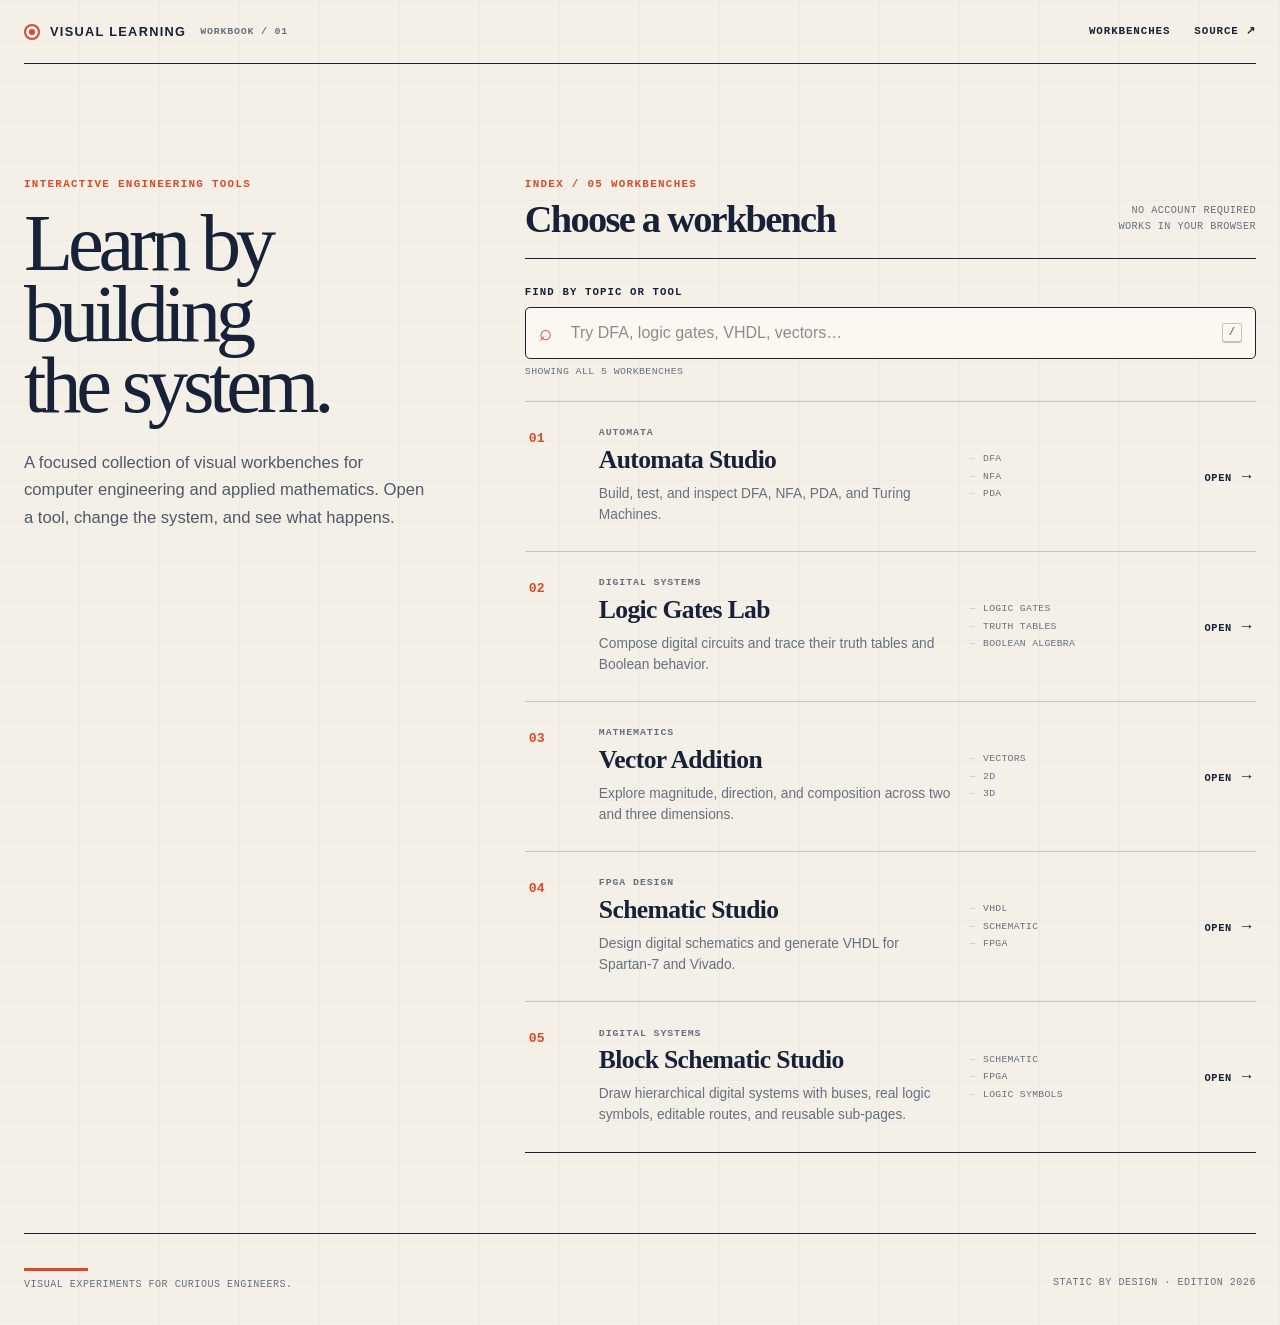
<file: index.html>
<!DOCTYPE html>
<html lang="en">
<head>
  <meta charset="UTF-8">
  <meta name="viewport" content="width=device-width, initial-scale=1.0">
  <title>Visual Learning Workbenches</title>
  <meta name="description" content="Interactive workbenches for computer engineering and applied mathematics.">
  <link rel="stylesheet" href="./css/style.css">
  <script src="./js/main.js" defer></script>
</head>
<body class="dashboard-page">
  <a class="skip-link" href="#tools">Skip to workbenches</a>

  <header class="notebook-header container">
    <a class="notebook-brand" href="./" aria-label="Visual Learning home">
      <span class="notebook-brand-mark" aria-hidden="true"></span>
      <span>Visual Learning</span>
      <small>Workbook / 01</small>
    </a>
    <nav class="notebook-nav" aria-label="Primary navigation">
      <a href="#tools">Workbenches</a>
      <a href="https://github.com/" rel="noopener">Source ↗</a>
    </nav>
  </header>

  <main class="dashboard-main container">
    <section class="notebook-intro" aria-labelledby="page-title">
      <p class="notebook-kicker">Interactive engineering tools</p>
      <h1 id="page-title">Learn by building<br>the system.</h1>
      <p class="notebook-lede">
        A focused collection of visual workbenches for computer engineering and applied mathematics.
        Open a tool, change the system, and see what happens.
      </p>
    </section>

    <section class="notebook-directory" id="tools" aria-labelledby="directory-title">
      <div class="directory-heading">
        <div>
          <p class="notebook-kicker">Index / 05 workbenches</p>
          <h2 id="directory-title">Choose a workbench</h2>
        </div>
        <p class="directory-note">No account required<br>Works in your browser</p>
      </div>

      <div class="notebook-search">
        <label for="tool-search">Find by topic or tool</label>
        <div class="notebook-search-control">
          <span aria-hidden="true">⌕</span>
          <input id="tool-search" type="search" placeholder="Try DFA, logic gates, VHDL, vectors…" autocomplete="off">
          <kbd>/</kbd>
        </div>
        <p id="search-status" class="search-status" aria-live="polite">Showing all 5 workbenches</p>
      </div>

      <div class="tool-index" id="tools-grid" aria-live="polite"></div>
      <p class="notebook-empty" id="empty-state" hidden>
        No workbench matches that search. Try a broader topic.
      </p>
    </section>
  </main>

  <footer class="notebook-footer container">
    <div>
      <span class="notebook-accent-rule" aria-hidden="true"></span>
      <p>Visual experiments for curious engineers.</p>
    </div>
    <p>Static by design · Edition 2026</p>
  </footer>
</body>
</html>
</file>
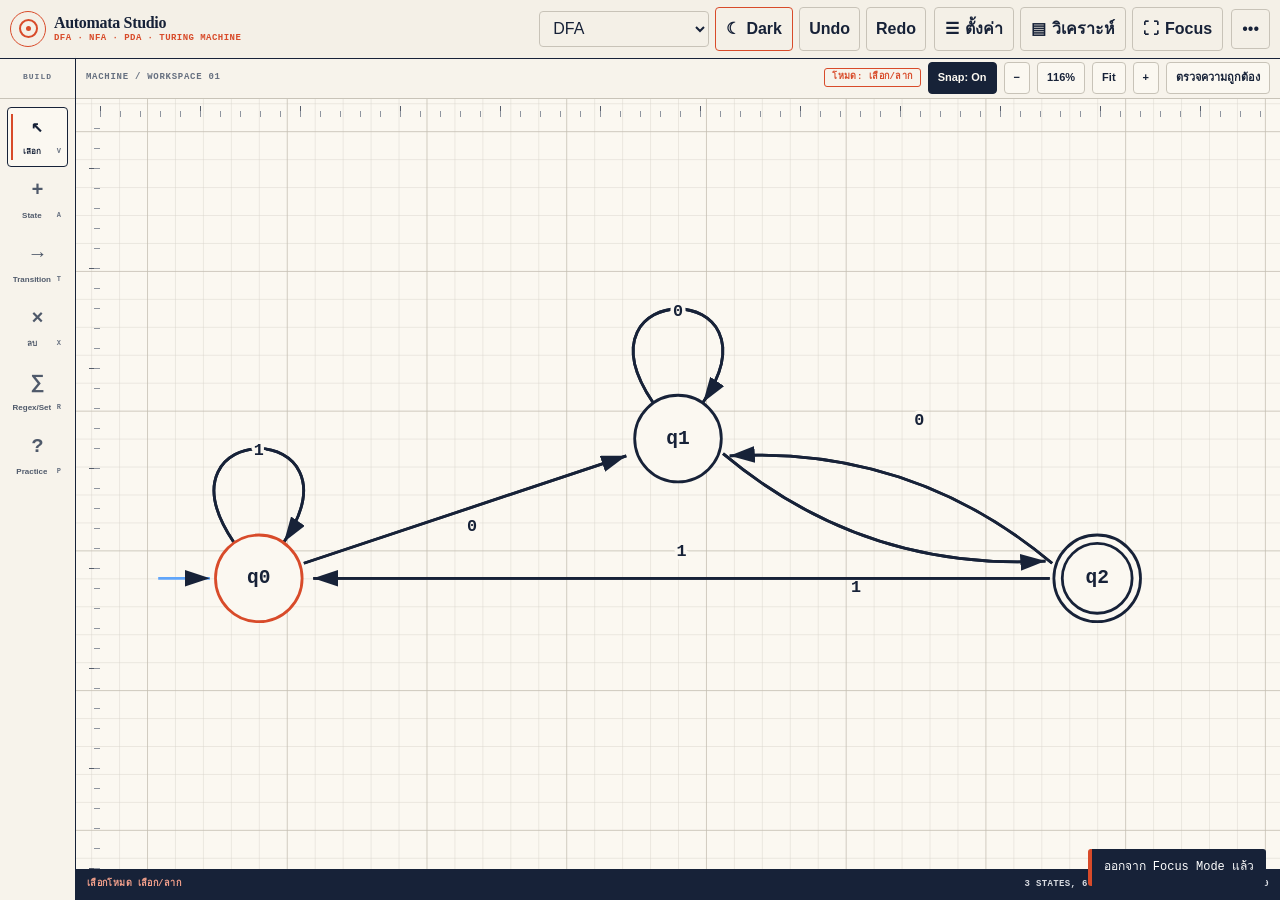
<file: automata/index.html>
<!DOCTYPE html>
<html lang="th">
<head>
<meta charset="UTF-8" />
<meta name="viewport" content="width=device-width, initial-scale=1.0" />
<title>Automata Studio</title>
<script>
try{
  const mode=localStorage.getItem('automataThemeMode')||'system';
  const dark=mode==='dark'||(mode==='system'&&matchMedia('(prefers-color-scheme: dark)').matches);
  document.documentElement.dataset.automataTheme=dark?'dark':'light';
  document.documentElement.dataset.automataThemeMode=mode;
}catch(_){document.documentElement.dataset.automataTheme='light'}
</script>
<link rel="stylesheet" href="../css/style.css" />
<style>
:root{
  --bg:#0b1020;--panel:#111827;--panel2:#0f172a;--card:#182235;--text:#e5e7eb;
  --muted:#94a3b8;--line:#334155;--accent:#60a5fa;--accent2:#2563eb;
  --ok:#22c55e;--warn:#f59e0b;--danger:#ef4444;--shadow:0 10px 30px rgba(0,0,0,.25)
}
*{box-sizing:border-box}
html,body{height:100%}
body{margin:0;background:var(--bg);color:var(--text);font-family:Inter,system-ui,-apple-system,BlinkMacSystemFont,"Segoe UI",sans-serif}
button,input,select,textarea{font:inherit}
button{color:var(--text);background:var(--card);border:1px solid var(--line);border-radius:9px;padding:8px 11px;cursor:pointer}
button:hover{border-color:var(--accent);background:#1e293b}
button.primary{background:var(--accent2);border-color:var(--accent2)}
button.danger{color:#fecaca}
button.active{background:#1d4ed8;border-color:#60a5fa}
input,select,textarea{width:100%;color:var(--text);background:#0b1220;border:1px solid var(--line);border-radius:8px;padding:8px 9px}
textarea{resize:vertical;min-height:72px}
label{display:block;color:var(--muted);font-size:12px;margin-bottom:5px}
.app{min-height:calc(100vh - 72px);display:grid;grid-template-rows:auto 1fr}
.topbar{display:flex;align-items:center;justify-content:space-between;gap:12px;padding:12px 14px;border-bottom:1px solid var(--line);background:var(--panel)}
.brand h1{font-size:19px;line-height:1.2;letter-spacing:0;margin:0}.brand p{font-size:12px;color:var(--muted);margin:3px 0 0}
.top-actions,.toolbar{display:flex;align-items:center;gap:7px;flex-wrap:wrap}
.workspace{min-height:0;display:grid;grid-template-columns:290px 1fr 340px;gap:10px;padding:10px}
.panel{min-height:0;overflow:auto;background:var(--panel);border:1px solid var(--line);border-radius:12px;padding:12px;box-shadow:var(--shadow)}
.panel h2{font-size:14px;margin:0 0 10px}.panel h3{font-size:13px;margin:16px 0 8px}
.row{display:grid;grid-template-columns:1fr 1fr;gap:8px}.stack{display:grid;gap:8px}
.help{padding:9px;border:1px solid #1e3a8a;background:#0b1f3a;border-radius:8px;color:#bfdbfe;font-size:12px;line-height:1.45}
.canvas-panel{display:grid;grid-template-rows:auto 1fr auto;min-width:0}
.canvas-shell{position:relative;min-height:480px;overflow:hidden;border:1px solid var(--line);border-radius:10px;background-color:#0b1220;background-image:linear-gradient(#172033 1px,transparent 1px),linear-gradient(90deg,#172033 1px,transparent 1px);background-size:24px 24px}
svg{width:100%;height:100%;min-height:580px;display:block;touch-action:none;user-select:none}
.state{cursor:grab}.state circle.outer{fill:#0f172a;stroke:#cbd5e1;stroke-width:2}.state circle.inner{fill:none;stroke:#cbd5e1;stroke-width:2}
.state text{fill:#f8fafc;font-size:14px;font-weight:650;pointer-events:none}
.state.initial circle.outer{stroke:#60a5fa}.selected circle.outer,.selected path{stroke:#60a5fa!important;stroke-width:3!important}
.edge{cursor:pointer}.edge path{fill:none;stroke:#94a3b8;stroke-width:2}.edge text{fill:#f8fafc;font-size:12px;font-weight:600;paint-order:stroke;stroke:#0b1220;stroke-width:4px;stroke-linejoin:round}
.edge-hit{fill:none;stroke:transparent;stroke-width:16}
.statusbar{display:flex;justify-content:space-between;gap:10px;padding-top:8px;color:var(--muted);font-size:12px}
.badge{display:inline-block;padding:3px 7px;border-radius:999px;background:#172554;color:#bfdbfe;font-size:11px}
.result{white-space:pre-wrap;background:#0b1220;border:1px solid var(--line);border-radius:8px;padding:9px;font-size:12px;line-height:1.55}
.ok{color:var(--ok);font-weight:700}.bad{color:var(--danger);font-weight:700}.warn{color:var(--warn);font-weight:700}
.small{font-size:12px;color:var(--muted)}
table{width:100%;border-collapse:collapse;font-size:12px}th,td{border:1px solid var(--line);padding:6px;text-align:center}th{background:#182235}
.chips{display:flex;gap:6px;flex-wrap:wrap}.chip{font-family:ui-monospace,SFMono-Regular,Menlo,monospace;background:#0b1220;border:1px solid var(--line);padding:4px 7px;border-radius:7px;font-size:12px}
.tabs{display:flex;gap:6px;margin-bottom:10px}.tab{flex:1}.tab.active{background:#1d4ed8}
.hidden{display:none!important}
.modal-backdrop{position:fixed;inset:0;background:rgba(0,0,0,.58);display:none;align-items:center;justify-content:center;z-index:150}
.modal{width:min(560px,92vw);background:var(--panel);border:1px solid var(--line);border-radius:12px;padding:16px;box-shadow:var(--shadow)}
.modal h2{margin:0 0 12px;font-size:16px}
.equation-modal{width:min(760px,94vw);max-height:90vh;overflow:auto}
.equation-modal textarea{min-height:94px;font-family:ui-monospace,SFMono-Regular,Menlo,Consolas,monospace;font-size:16px;line-height:1.55;tab-size:2}
.equation-heading{display:flex;align-items:flex-start;justify-content:space-between;gap:12px}
.equation-heading p{margin:3px 0 12px;color:var(--muted);font-size:12px}
.equation-section-title{margin:14px 0 7px;color:var(--muted);font-size:12px;font-weight:700}
.equation-examples{display:flex;gap:6px;flex-wrap:wrap}
.equation-examples button{padding:5px 8px;color:#bfdbfe;background:#0b1f3a;font-size:12px}
.equation-guide{display:grid;grid-template-columns:repeat(4,minmax(0,1fr));gap:7px}
.equation-guide div{min-width:0;padding:8px;background:#0b1220;border:1px solid var(--line);border-radius:8px}
.equation-guide code{display:block;margin-bottom:3px;color:#bfdbfe;font-size:15px;font-weight:800}
.equation-guide span{display:block;color:var(--muted);font-size:11px;line-height:1.35}
.equation-output-choice{margin-top:12px;padding:10px;background:#0b1f3a;border:1px solid #1e3a8a;border-radius:9px}
.equation-output-choice label{margin-bottom:6px;color:#bfdbfe;font-size:12px;font-weight:700}
.equation-output-choice select{background:#081426;border-color:#31558a}
.equation-output-choice p{margin:7px 0 0;color:#bfdbfe;font-size:11px;line-height:1.45}
.equation-feedback{min-height:44px;margin-top:12px;display:flex;align-items:center}
.equation-feedback.ready{color:#bbf7d0;border-color:#166534;background:#071b14}
.equation-feedback.bad{color:#fecaca;border-color:#7f1d1d;background:#210b10}
.equation-feedback.warn{color:#fde68a;border-color:#92400e;background:#211407}
.equation-primary-action{display:flex;align-items:center;justify-content:space-between;gap:10px;margin-top:10px}
.equation-primary-action .small{margin:0;line-height:1.4}
.equation-primary-action button{min-width:170px}
.equation-advanced{margin-top:14px;border:1px solid var(--line);border-radius:9px;background:#0d1627}
.equation-advanced>summary{padding:10px 12px;color:#bfdbfe;cursor:pointer;font-size:12px;font-weight:700}
.equation-advanced-body{padding:0 12px 12px}
.equation-advanced-body textarea{min-height:210px;font-size:13px}
.equation-code-help{margin:8px 0 0;padding:9px;white-space:pre-wrap;color:var(--muted);background:#0b1220;border:1px solid var(--line);border-radius:8px;font:12px/1.5 ui-monospace,SFMono-Regular,Menlo,Consolas,monospace}
.compare-guide{margin:8px 0 12px;padding:9px 10px;color:#bfdbfe;background:#0b1f3a;border:1px solid #1e3a8a;border-radius:8px;font-size:12px;line-height:1.5}
.compare-guide ol{margin:5px 0 0;padding-left:20px}
.compare-result{margin-top:10px}
.compare-result.match{color:#bbf7d0;border-color:#166534;background:#071b14}
.compare-result.mismatch{color:#fecaca;border-color:#7f1d1d;background:#210b10}
.compare-result.error{color:#fde68a;border-color:#92400e;background:#211407}
button:disabled{opacity:.48;cursor:not-allowed}
kbd{background:#0b1220;border:1px solid var(--line);border-bottom-width:2px;border-radius:5px;padding:1px 5px;font-size:11px}
@media(max-width:1150px){.workspace{grid-template-columns:1fr}.panel{overflow:visible}.canvas-shell{min-height:560px}}
@media(max-width:780px){.topbar{align-items:flex-start;flex-direction:column}.top-actions select{max-width:100%}.equation-guide{grid-template-columns:repeat(2,minmax(0,1fr))}.equation-primary-action{align-items:stretch;flex-direction:column}.equation-primary-action button{width:100%}}
</style>
<link rel="stylesheet" href="../css/simulator-shell.css" />
<link rel="stylesheet" href="../css/automata-notebook.css" />
</head>
<body data-simulator="automata">
<a class="skip-link" href="#automata-workspace">Skip to automata workspace</a>
<header class="site-header">
  <nav class="site-nav container" aria-label="Primary navigation">
    <a class="brand-link" href="../" aria-label="Visual Learning Tools home">
      <span class="brand-mark" aria-hidden="true">VL</span>
      <span>Visual Learning Tools</span>
    </a>
    <div class="nav-links">
      <a href="../">Home</a>
      <a href="../#tools">Tools</a>
      <a href="https://github.com/" rel="noopener">GitHub</a>
      <a href="../">Back to dashboard</a>
    </div>
  </nav>
</header>
<div class="app">
  <header class="topbar">
    <div class="brand">
      <h1>Automata Studio</h1>
      <p>DFA, NFA, PDA และ Turing Machine ในหน้าเดียว</p>
    </div>
    <div class="top-actions">
      <select id="machineType" style="width:auto">
        <option value="DFA">DFA</option>
        <option value="NFA">NFA / λ-NFA</option>
        <option value="PDA">Pushdown Automaton</option>
        <option value="TM">Turing Machine</option>
      </select>
      <button id="themeToggleBtn" type="button" aria-label="เปิด Dark mode" aria-pressed="false"><span aria-hidden="true">☾</span><span class="theme-toggle-label">Dark</span></button>
      <select id="themeMode" style="width:auto" aria-label="ธีมสี">
        <option value="system">Theme: System</option>
        <option value="light">Theme: Light</option>
        <option value="dark">Theme: Dark</option>
      </select>
      <button id="undoBtn">Undo</button>
      <button id="redoBtn">Redo</button>
      <button id="saveBtn">Save</button>
      <button id="loadBtn">Load</button>
      <button id="exportBtn">Export JSON</button>
      <button id="importBtn">Import JSON</button>
      <button id="exportSvgBtn">Export SVG</button>
      <input id="importFile" type="file" accept=".json" hidden />
    </div>
  </header>

  <main class="workspace" id="automata-workspace">
    <aside class="panel">
      <h2>เครื่องมือ</h2>
      <div class="toolbar">
        <button id="selectTool" class="active">เลือก/ลาก</button>
        <button id="addTool">เพิ่ม State</button>
        <button id="connectTool">โยงเส้น</button>
        <button id="deleteTool">ลบ</button>
        <button id="equationBtn" class="primary">Regex / Set → Automata</button>
        <button id="practiceBtn">สุ่มโจทย์</button>
      </div>
      <div class="help">
        ดับเบิลคลิกพื้นที่ว่างเพื่อเพิ่ม state<br>
        ลากจุดด้านขวาของ state เพื่อสร้าง transition<br>
        <kbd>Shift</kbd>+คลิกเลือกหลาย state · <kbd>Space</kbd>+ลากเพื่อเลื่อนจอ<br>
        <kbd>Ctrl/Cmd+C/V/D</kbd> คัดลอก วาง และทำสำเนา
      </div>

      <h3>ตั้งค่า</h3>
      <div class="row">
        <div><label>Alphabet Σ</label><input id="alphabet" value="0,1"></div>
        <div><label>ความยาวสมาชิก</label><input id="maxLen" type="number" min="0" max="8" value="4"></div>
      </div>

      <h3>State ที่เลือก</h3>
      <div class="stack">
        <div><label>ชื่อ State</label><input id="stateName" placeholder="เช่น q0"></div>
        <div class="row">
          <button id="toggleInitial">Initial</button>
          <button id="toggleFinal">Final</button>
        </div>
      </div>

      <h3>Transition ที่เลือก</h3>
      <div class="stack">
        <div>
          <label id="edgeLabelTitle">Label</label>
          <textarea id="edgeLabel" placeholder="DFA/NFA: 0 หรือ 0,1"></textarea>
        </div>
        <button id="applyEdgeLabel" class="primary">บันทึก Transition</button>
      </div>

      <h3>Preset</h3>
      <div class="stack">
        <button data-preset="ends01">DFA: ลงท้ายด้วย 01</button>
        <button data-preset="contains001">DFA: มี 001</button>
        <button data-preset="even0">DFA: จำนวน 0 เป็นเลขคู่</button>
        <button data-preset="nfaEnds01">NFA: ลงท้ายด้วย 01</button>
        <button data-preset="pdaAnBn">PDA: aⁿbⁿ</button>
        <button data-preset="tmUnaryInc">TM: เพิ่ม unary 1 หนึ่งตัว</button>
      </div>

      <h3>ล้างงาน</h3>
      <button id="clearBtn" class="danger" style="width:100%">ล้างทั้งหมด</button>
    </aside>

    <section class="panel canvas-panel">
      <div class="toolbar">
        <span class="badge" id="modeBadge">โหมด: เลือก/ลาก</span>
        <button id="snapBtn" class="active" aria-pressed="true">Snap: On</button>
        <button id="zoomOutBtn" aria-label="ซูมออก">−</button>
        <button id="zoomResetBtn" aria-label="ซูม 100%">100%</button>
        <button id="fitBtn">Fit</button>
        <button id="zoomInBtn" aria-label="ซูมเข้า">+</button>
        <button id="validateBtn">ตรวจความถูกต้อง</button>
      </div>
      <div id="practiceStrip" class="practice-strip hidden" aria-live="polite">
        <div>
          <span id="practiceStripMode" class="practice-kicker">PRACTICE</span>
          <strong id="practiceStripPrompt">วาด Automata ให้ตรงกับโจทย์</strong>
        </div>
        <div class="practice-strip-actions">
          <button id="practiceHintBtn">ขอคำใบ้</button>
          <button id="practiceCheckDrawing" class="primary">ตรวจรูปที่วาด</button>
          <button id="practiceNextFromStrip">โจทย์ใหม่</button>
          <button id="practiceExitBtn" aria-label="ออกจากโหมดฝึก">ออก</button>
        </div>
        <div id="practiceStripFeedback" class="practice-strip-feedback">เริ่มวาดได้เลย แล้วกดตรวจคำตอบ</div>
      </div>
      <div class="canvas-shell">
        <div id="selectionQuickbar" class="selection-quickbar hidden" role="toolbar" aria-label="คำสั่งสำหรับ State ที่เลือก">
          <span id="selectionCount">เลือก 1 State</span>
          <button id="quickInitial">Initial</button>
          <button id="quickFinal">Final</button>
          <button id="quickAlignH">แนวนอน</button>
          <button id="quickAlignV">แนวตั้ง</button>
          <button id="quickDuplicate">Duplicate</button>
          <button id="quickDelete" class="danger">Delete</button>
        </div>
        <svg id="canvas" viewBox="0 0 1000 620">
          <defs>
            <marker id="arrow" markerWidth="10" markerHeight="10" refX="9" refY="3" orient="auto" markerUnits="strokeWidth">
              <path d="M0,0 L0,6 L9,3 z" fill="#94a3b8"></path>
            </marker>
            <pattern id="smallGrid" width="20" height="20" patternUnits="userSpaceOnUse">
              <path class="grid-minor" d="M 20 0 L 0 0 0 20" fill="none"></path>
            </pattern>
            <pattern id="largeGrid" width="100" height="100" patternUnits="userSpaceOnUse">
              <rect width="100" height="100" fill="url(#smallGrid)"></rect>
              <path class="grid-major" d="M 100 0 L 0 0 0 100" fill="none"></path>
            </pattern>
          </defs>
          <g id="viewport">
            <rect id="canvasGrid" x="-5000" y="-5000" width="10000" height="10000" fill="url(#largeGrid)"></rect>
            <g id="edgesLayer"></g>
            <g id="statesLayer"></g>
            <g id="interactionLayer" pointer-events="none">
              <path id="transitionPreview" class="transition-preview hidden"></path>
              <rect id="marqueeRect" class="marquee-rect hidden"></rect>
            </g>
          </g>
        </svg>
      </div>
      <div class="statusbar">
        <span id="status">พร้อมใช้งาน</span>
        <span id="countInfo">0 states, 0 transitions</span>
      </div>
    </section>

    <aside class="panel">
      <div class="tabs">
        <button class="tab active" data-tab="simulate">จำลอง</button>
        <button class="tab" data-tab="compare">ตรวจ Regex</button>
        <button class="tab" data-tab="formal">สมการ</button>
        <button class="tab" data-tab="members">สมาชิก</button>
      </div>

      <section id="tab-simulate">
        <h2>Simulation</h2>
        <label>Input</label>
        <input id="testInput" placeholder="เช่น 10101 หรือ λ">
        <div class="simulation-actions" style="margin-top:8px">
          <button id="runBtn" class="primary">Run</button>
          <button id="stepBtn">Step</button>
          <button id="resetSimBtn" disabled>Reset</button>
        </div>
        <div id="runResult" class="result" style="margin-top:8px" aria-live="polite">ยังไม่ได้ทดสอบ</div>

        <h3>Current Configuration</h3>
        <div id="configuration" class="result">—</div>

        <h3>Validation</h3>
        <div id="validation" class="result">ยังไม่ได้ตรวจ</div>
      </section>

      <section id="tab-compare" class="hidden">
        <h2>ตรวจรูปกับ Regular Expression</h2>
        <div class="compare-guide">
          ใช้ตรวจว่า DFA, NFA หรือ λ-NFA ที่วาดยอมรับภาษาเดียวกับ Regex หรือไม่
          <ol>
            <li>วาด Automata และกำหนด Initial/Final state</li>
            <li>ใส่ Regex ที่ต้องการ</li>
            <li>กด “ตรวจคำตอบ”</li>
          </ol>
        </div>
        <label for="compareRegexInput">Regular Expression ที่ต้องการเทียบ</label>
        <input id="compareRegexInput" spellcheck="false" placeholder="เช่น {0,1}*.0.1">
        <div class="equation-examples" style="margin-top:8px">
          <button type="button" data-compare-regex="{0,1}*.0.1">ลงท้ายด้วย 01</button>
          <button type="button" data-compare-regex="{0,1}*.0.0.1.{0,1}*">มี 001</button>
          <button type="button" data-compare-regex="a*.b">a* แล้วตามด้วย b</button>
        </div>
        <button id="compareRegexBtn" class="primary" style="width:100%;margin-top:10px">ตรวจคำตอบ</button>
        <div id="compareRegexResult" class="result compare-result" aria-live="polite">ยังไม่ได้ตรวจ</div>
        <button id="tryCounterexampleBtn" class="hidden" style="width:100%;margin-top:8px">ลองรัน Counterexample บนรูปที่วาด</button>
        <p class="small" style="margin-top:10px">ระบบตรวจเชิงคณิตศาสตร์ทุกสตริง หากไม่ตรงจะแสดงสตริงสั้นที่สุดที่ให้ผลต่างกัน</p>
      </section>

      <section id="tab-formal" class="hidden">
        <h2>Formal Definition</h2>
        <div id="formal" class="result"></div>
        <h3>Transition Table</h3>
        <div id="tableWrap"></div>
      </section>

      <section id="tab-members" class="hidden">
        <h2>Language Explorer</h2>
        <div class="small">ใช้เต็มรูปแบบกับ DFA/NFA เท่านั้น</div>
        <h3>Accepted</h3>
        <div id="members" class="chips"></div>
        <h3>Rejected</h3>
        <div id="rejectMembers" class="chips"></div>
      </section>
    </aside>
  </main>
</div>

<div id="edgeModal" class="modal-backdrop">
  <div class="modal">
    <h2>สร้าง Transition</h2>
    <label id="modalLabelHint">Label</label>
    <textarea id="modalEdgeLabel"></textarea>
    <div class="row" style="margin-top:12px">
      <button id="cancelEdge">ยกเลิก</button>
      <button id="confirmEdge" class="primary">สร้าง</button>
    </div>
  </div>
</div>

<div id="equationModal" class="modal-backdrop">
  <div class="modal equation-modal" role="dialog" aria-modal="true" aria-labelledby="equationModalTitle">
    <div class="equation-heading">
      <div>
        <h2 id="equationModalTitle">Regular Expression Converter</h2>
        <p>ใส่ได้ทั้งแบบสมการหรือแบบ Set-style แล้วแปลงหรือสร้าง Automata ได้จากช่องใดก็ได้</p>
      </div>
      <button id="closeEquation" aria-label="ปิด">ปิด</button>
    </div>

    <div class="language-converter-grid">
      <section id="regexCard" class="converter-card active-source">
        <div class="converter-card-head">
          <label for="regexInput">แบบสมการ: วงเล็บ จุด และ +</label>
          <span id="regexSourceBadge" class="source-badge">INPUT</span>
        </div>
        <textarea id="regexInput" spellcheck="false" aria-describedby="regexFeedback" placeholder="เช่น (a.b* + b.b)*"></textarea>
        <button id="regexToSet" type="button">แปลงเป็นแบบ Set →</button>
      </section>

      <div class="converter-swap" aria-hidden="true">⇄</div>

      <section id="setCard" class="converter-card">
        <div class="converter-card-head">
          <label for="setInput">แบบ Set-style: { } และ comma</label>
          <span id="setSourceBadge" class="source-badge">OUTPUT</span>
        </div>
        <textarea id="setInput" spellcheck="false" aria-describedby="regexFeedback" placeholder="เช่น {ab*,bb}*"></textarea>
        <button id="setToRegex" type="button">← แปลงเป็นสมการ</button>
      </section>
    </div>
    <div class="set-preview-options" id="setPreviewNote">
      <span><strong>แปลงแบบ exact:</strong> <code>{ab*,bb}*</code> ⇄ <code>(a.b* + b.b)*</code> — ทั้งสองแบบแทนภาษาเดียวกัน</span>
    </div>

    <div class="equation-section-title">ลองกดตัวอย่าง</div>
    <div class="equation-examples" id="regexExamples">
      <button type="button" data-regex="{0,1}*.0.1">ลงท้ายด้วย 01</button>
      <button type="button" data-regex="{0,1}*.0.0.1.{0,1}*">มี 001 อยู่ข้างใน</button>
      <button type="button" data-regex="a*.b">a หลายตัว แล้วตามด้วย b</button>
      <button type="button" data-regex="{a,b}+">มี a หรือ b อย่างน้อย 1 ตัว</button>
      <button type="button" data-regex="{0,10}* U {1}">Union ด้วย U</button>
      <button type="button" data-regex="a^5">a จำนวน 5 ตัว</button>
      <button type="button" data-regex="{a,b.a*.{a,b}.a}*">ตัวอย่างแบบในชั้นเรียน</button>
    </div>

    <div class="equation-section-title">เครื่องหมายแต่ละตัวหมายถึงอะไร</div>
    <div class="equation-guide" aria-label="คู่มือสัญลักษณ์ Regular Expression">
      <div><code>a</code><span>ตัวอักษรที่ต้องการอ่าน</span></div>
      <div><code>a.b หรือ ab</code><span>a แล้วตามด้วย b</span></div>
      <div><code>{a,b}</code><span>a หรือ b ในช่อง Set-style</span></div>
      <div><code>a + b</code><span>a หรือ b ในช่องสมการ</span></div>
      <div><code>a U b หรือ a ∪ b</code><span>union ของสองนิพจน์</span></div>
      <div><code>a*</code><span>a จำนวน 0 ครั้งขึ้นไป</span></div>
      <div><code>a^5</code><span>a ซ้ำจำนวน 5 ครั้ง</span></div>
      <div><code>a+</code><span>a อย่างน้อย 1 ครั้งในช่อง Set-style</span></div>
      <div><code>a?</code><span>มี a หรือไม่มีก็ได้</span></div>
      <div><code>{a.b}</code><span>จัดกลุ่มก่อนคำนวณ</span></div>
      <div><code>λ</code><span>คำว่าง; พิมพ์ lambda/lamda ได้</span></div>
    </div>
    <p class="small" style="margin:7px 0 0">ช่องสมการตีความ <code>+</code> เป็น union; ยังรองรับ <code>(a|b)a*</code>, <code>U</code>, <code>∪</code> และ <code>ε</code> ด้วย</p>

    <div class="equation-output-choice">
      <label for="regexOutput">ต้องการสร้างเป็นแบบไหน</label>
      <select id="regexOutput">
        <option value="minimal">Minimal DFA — state น้อยสุดแบบ DFA</option>
        <option value="nfa">NFA แบบกระชับ — ไม่มี λ-transition</option>
        <option value="epsilon-nfa">λ-NFA — แสดงขั้นตอน Thompson</option>
      </select>
      <p id="regexOutputHelp">แปลงเป็น DFA แล้วรวม state ที่ทำงานเหมือนกัน เหมาะสำหรับ diagram ที่กระชับ</p>
    </div>

    <div id="regexFeedback" class="result equation-feedback" aria-live="polite">พิมพ์ Regex หรือ Set ในช่องใดช่องหนึ่ง</div>
    <div class="equation-primary-action">
      <p id="equationReplaceNotice" class="small"></p>
      <button id="generateRegex" class="primary" disabled>สร้าง Minimal DFA</button>
    </div>

    <details id="transitionAdvanced" class="equation-advanced">
      <summary>ขั้นสูง: สร้างจาก Transition equations</summary>
      <div class="equation-advanced-body">
        <p class="small">เหมาะเมื่อมีนิยาม DFA/NFA เป็น δ(q, symbol) อยู่แล้ว</p>
        <label for="transitionInput">Formal definition และ transitions</label>
        <textarea id="transitionInput" spellcheck="false" aria-describedby="transitionFeedback" placeholder="type: DFA&#10;alphabet: 0,1&#10;start: q0&#10;final: q1&#10;&#10;δ(q0,0) = q0&#10;δ(q0,1) = q1"></textarea>
        <div class="equation-examples" style="margin-top:8px">
          <button id="transitionExample" type="button">ใส่ตัวอย่าง DFA</button>
        </div>
        <div class="equation-code-help">type: DFA หรือ NFA
alphabet: 0,1
start: q0
final: q1,q2
δ(q0,0) = q1
NFA หลายปลายทาง: δ(q0,0) = {q0,q1}
Lambda transition: δ(q0,lambda) = q1</div>
        <div id="transitionFeedback" class="result equation-feedback" aria-live="polite">ใส่นิยามด้านบนเพื่อดูผลลัพธ์</div>
        <div class="equation-primary-action">
          <p class="small">ระบบรองรับ DFA, NFA และ λ-NFA</p>
          <button id="generateTransitions" class="primary" disabled>สร้างจาก Transitions</button>
        </div>
      </div>
    </details>
  </div>
</div>

<div id="practiceModal" class="modal-backdrop">
  <div class="modal practice-modal" role="dialog" aria-modal="true" aria-labelledby="practiceModalTitle">
    <div class="equation-heading">
      <div>
        <span class="practice-kicker">PRACTICE LAB</span>
        <h2 id="practiceModalTitle">สุ่มโจทย์ Automata</h2>
        <p>ฝึกแปลงระหว่างภาษาและแผนภาพ พร้อมตรวจคำตอบแบบเทียบภาษาจริง</p>
      </div>
      <button id="closePractice" aria-label="ปิด">ปิด</button>
    </div>

    <div class="practice-controls">
      <div>
        <label for="practiceDirection">รูปแบบโจทย์</label>
        <select id="practiceDirection">
          <option value="diagram-to-regex">ดูรูป → ตอบ Regex</option>
          <option value="equation-to-diagram">ดูสมการ → วาดรูป</option>
        </select>
      </div>
      <div>
        <label for="practiceMachine">ชนิด Automata</label>
        <select id="practiceMachine">
          <option value="DFA">DFA</option>
          <option value="NFA">NFA</option>
        </select>
      </div>
      <div>
        <label for="practiceDifficulty">ระดับ</label>
        <select id="practiceDifficulty">
          <option value="easy">เริ่มต้น</option>
          <option value="medium" selected>กำลังดี</option>
          <option value="hard">ท้าทาย</option>
        </select>
      </div>
      <button id="newPracticeQuestion" class="primary">สุ่มโจทย์ใหม่</button>
    </div>

    <div class="practice-meta">
      <span id="practiceTypeBadge" class="badge">DFA</span>
      <span id="practiceQuestionNumber">โจทย์สุ่ม</span>
      <span id="practiceScore">ตอบถูก 0 ข้อ</span>
    </div>

    <section id="practiceDiagramQuestion" class="practice-question-card">
      <h3>แผนภาพนี้รับภาษาอะไร?</h3>
      <div class="practice-diagram-shell">
        <svg id="practiceDiagram" viewBox="0 0 760 380" aria-label="แผนภาพ Automata สำหรับโจทย์"></svg>
      </div>
      <label for="practiceRegexAnswer">ตอบเป็น Regular Expression</label>
      <input id="practiceRegexAnswer" spellcheck="false" placeholder="เช่น {0,1}*.0.1">
      <div class="practice-answer-actions">
        <button id="checkPracticeRegex" class="primary">ตรวจ Regex</button>
        <button id="practiceRegexHint">ขอคำใบ้</button>
      </div>
    </section>

    <section id="practiceEquationQuestion" class="practice-question-card hidden">
      <h3>วาด <span id="practiceMachineText">DFA</span> ที่รับภาษานี้</h3>
      <div class="practice-prompt-card">
        <span id="practicePromptKind">REGULAR EXPRESSION</span>
        <strong id="practicePromptText">{0,1}*.0.1</strong>
      </div>
      <p class="small">กดเริ่มวาด ระบบจะเตรียม Canvas เปล่าและ Alphabet ให้ จากนั้นตรวจได้ว่ารับภาษาเดียวกันหรือไม่</p>
      <button id="startPracticeDrawing" class="primary" style="width:100%">เริ่มวาดบน Canvas</button>
    </section>

    <div id="practiceFeedback" class="result practice-feedback" aria-live="polite">เลือกโหมดแล้วกด “สุ่มโจทย์ใหม่”</div>
  </div>
</div>

<script src="./automata-equation.js"></script>
<script src="./practice-generator.js"></script>
<script>
(()=>{
const $=id=>document.getElementById(id);
const svg=$('canvas'), viewport=$('viewport'), statesLayer=$('statesLayer'), edgesLayer=$('edgesLayer');
const transitionPreview=$('transitionPreview'),marqueeRect=$('marqueeRect'),selectionQuickbar=$('selectionQuickbar');

let states=[],edges=[],selected=null,tool='select',connectFrom=null,drag=null,counter=0;
let history=[],future=[],sim=null,simTimer=null,lastCounterexample=null,lastComparisonSignature=null;
let selectedStates=new Set(),view={x:0,y:0,k:1},pan=null,marquee=null,connectDrag=null,spaceDown=false;
let clipboardData=null,ignoreNextCanvasClick=false;
let snapEnabled=localStorage.getItem('automataSnap')!=='off';
const EPS=['λ','lambda','lamda','ε','eps','epsilon'];
const GRID=20;

function type(){return $('machineType').value}
function alphabet(){return $('alphabet').value.split(',').map(x=>x.trim()).filter(Boolean)}
function stateById(id){return states.find(s=>s.id===id)}
function edgeById(id){return edges.find(e=>e.id===id)}
function uid(p){return p+Date.now().toString(36)+Math.random().toString(36).slice(2,7)}
function snapValue(value){return snapEnabled?Math.round(value/GRID)*GRID:value}
function clearSelection(){selected=null;selectedStates.clear()}
function selectOnlyState(id){selectedStates=new Set([id]);selected={type:'state',id}}
function normalizeSelection(){
  selectedStates=new Set([...selectedStates].filter(id=>stateById(id)));
  if(selected?.type==='state'&&!selectedStates.has(selected.id))selected=selectedStates.size?{type:'state',id:[...selectedStates][0]}:null
}

function snapshot(push=true){
  if(push){history.push(JSON.stringify({states,edges,counter,type:type(),alphabet:$('alphabet').value})); if(history.length>80)history.shift(); future=[]}
  localStorage.setItem('automataStudioAuto',JSON.stringify({states,edges,counter,type:type(),alphabet:$('alphabet').value,view}));
}
function restore(raw){
  const d=JSON.parse(raw);states=d.states||[];edges=d.edges||[];counter=d.counter||states.length;
  if(d.type)$('machineType').value=d.type;if(d.alphabet)$('alphabet').value=d.alphabet;
  if(d.view)view=d.view;
  clearSelection();connectFrom=null;connectDrag=null;resetSimulation(true);render();
}
function commit(fn){snapshot();resetSimulation(true);fn();render();snapshot(false)}

function setTool(t){
  tool=t;connectFrom=null;connectDrag=null;updateInteractionOverlay();
  ['select','add','connect','delete'].forEach(x=>$(x+'Tool').classList.toggle('active',x===t));
  const names={select:'เลือก/ลาก',add:'เพิ่ม State',connect:'โยงเส้น',delete:'ลบ'};
  $('modeBadge').textContent='โหมด: '+names[t];$('status').textContent='เลือกโหมด '+names[t];
}

function canvasPoint(ev){
  const p=svg.createSVGPoint();p.x=ev.clientX;p.y=ev.clientY;
  return p.matrixTransform(svg.getScreenCTM().inverse());
}
function svgPoint(ev){
  const p=svg.createSVGPoint();p.x=ev.clientX;p.y=ev.clientY;
  const matrix=viewport.getScreenCTM();
  return matrix?p.matrixTransform(matrix.inverse()):canvasPoint(ev)
}
function applyView(){
  viewport.setAttribute('transform',`translate(${view.x} ${view.y}) scale(${view.k})`);
  $('zoomResetBtn').textContent=`${Math.round(view.k*100)}%`
}
function zoomAt(factor,anchor={x:500,y:310}){
  const next=Math.max(.35,Math.min(3,view.k*factor));
  const worldX=(anchor.x-view.x)/view.k,worldY=(anchor.y-view.y)/view.k;
  view.x=anchor.x-worldX*next;view.y=anchor.y-worldY*next;view.k=next;
  applyView();updateInteractionOverlay()
}
function resetView(){view={x:0,y:0,k:1};applyView();updateInteractionOverlay()}
function fitView(){
  if(!states.length){resetView();return}
  const margin=88,minX=Math.min(...states.map(s=>s.x))-55,maxX=Math.max(...states.map(s=>s.x))+55;
  const minY=Math.min(...states.map(s=>s.y))-90,maxY=Math.max(...states.map(s=>s.y))+55;
  const width=Math.max(120,maxX-minX),height=Math.max(120,maxY-minY);
  const k=Math.max(.35,Math.min(2,Math.min((1000-margin*2)/width,(620-margin*2)/height)));
  view={k,x:(1000-width*k)/2-minX*k,y:(620-height*k)/2-minY*k};
  applyView();updateInteractionOverlay();$('status').textContent='จัด Automata ให้อยู่ในมุมมองแล้ว'
}
function updateInteractionOverlay(){
  if(connectDrag||connectFrom){
    const from=stateById(connectDrag?.from||connectFrom),point=connectDrag?.point;
    if(from&&point){
      const dx=point.x-from.x,dy=point.y-from.y,len=Math.hypot(dx,dy)||1;
      const sx=from.x+dx/len*34,sy=from.y+dy/len*34;
      transitionPreview.setAttribute('d',`M ${sx} ${sy} Q ${(sx+point.x)/2} ${(sy+point.y)/2-22} ${point.x} ${point.y}`);
      transitionPreview.classList.remove('hidden')
    }else transitionPreview.classList.add('hidden')
  }else transitionPreview.classList.add('hidden');
  if(marquee){
    const x=Math.min(marquee.start.x,marquee.current.x),y=Math.min(marquee.start.y,marquee.current.y);
    marqueeRect.setAttribute('x',x);marqueeRect.setAttribute('y',y);
    marqueeRect.setAttribute('width',Math.abs(marquee.current.x-marquee.start.x));
    marqueeRect.setAttribute('height',Math.abs(marquee.current.y-marquee.start.y));
    marqueeRect.classList.remove('hidden')
  }else marqueeRect.classList.add('hidden')
}
function addState(x,y,name){
  const id=uid('s');states.push({id,name:name||'q'+counter++,x:snapValue(x),y:snapValue(y),initial:false,final:false,animate:true});
  selectOnlyState(id);
}
function removeSelected(){
  if(selectedStates.size){const ids=new Set(selectedStates);states=states.filter(s=>!ids.has(s.id));edges=edges.filter(e=>!ids.has(e.from)&&!ids.has(e.to));clearSelection();return}
  if(!selected)return;
  if(selected.type==='state'){states=states.filter(s=>s.id!==selected.id);edges=edges.filter(e=>e.from!==selected.id&&e.to!==selected.id)}
  else edges=edges.filter(e=>e.id!==selected.id);
  clearSelection();
}
function openEdgeModal(from,to){
  window.pendingEdge={from,to};$('modalEdgeLabel').value=defaultEdgeLabel();$('edgeModal').style.display='flex';
  $('modalEdgeLabel').focus();
}
function finishConnection(from,to){
  if(!from||!to)return;
  connectFrom=null;connectDrag=null;updateInteractionOverlay();openEdgeModal(from,to)
}
function defaultEdgeLabel(){
  if(type()==='PDA')return 'a,λ→A';
  if(type()==='TM')return '1→1,R';
  return alphabet()[0]||'0';
}
function edgeHint(){
  if(type()==='DFA'||type()==='NFA')return 'ใช้ comma คั่น เช่น 0,1 หรือ λ';
  if(type()==='PDA')return 'รูปแบบ: input,pop→push เช่น a,λ→A หรือ b,A→λ';
  return 'รูปแบบ: read→write,move เช่น 1→1,R หรือ □→1,S';
}

function updateSelectionQuickbar(){
  normalizeSelection();
  const count=selectedStates.size;
  selectionQuickbar.classList.toggle('hidden',count===0);
  if(!count)return;
  $('selectionCount').textContent=`เลือก ${count} State`;
  $('quickInitial').classList.toggle('active',count===1&&stateById([...selectedStates][0])?.initial);
  $('quickInitial').disabled=count!==1;
  $('quickFinal').classList.toggle('active',[...selectedStates].every(id=>stateById(id)?.final));
  $('quickAlignH').classList.toggle('hidden',count<2);
  $('quickAlignV').classList.toggle('hidden',count<2)
}

function render(){
  applyView();normalizeSelection();
  edgesLayer.innerHTML='';statesLayer.innerHTML='';
  for(const e of edges)drawEdge(e);
  for(const s of states)drawState(s);
  syncInspector();refreshAnalysis();updateSelectionQuickbar();updateInteractionOverlay();
  if(lastComparisonSignature&&lastComparisonSignature!==languageSignature())resetCompareResult();
  $('countInfo').textContent=`${states.length} states, ${edges.length} transitions`;
}
function drawEdge(e){
  const a=stateById(e.from),b=stateById(e.to);if(!a||!b)return;
  const g=document.createElementNS('http://www.w3.org/2000/svg','g');
  g.setAttribute('class','edge'+(selected?.type==='edge'&&selected.id===e.id?' selected':'')+(e.animate?' edge-enter':'')+(sim?.activeEdges?.includes(e.id)?' sim-active':''));
  let d,lx,ly;
  if(a.id===b.id){
    d=`M ${a.x-18} ${a.y-26} C ${a.x-78} ${a.y-115}, ${a.x+78} ${a.y-115}, ${a.x+18} ${a.y-26}`;
    lx=a.x;ly=a.y-88;
  }else{
    const dx=b.x-a.x,dy=b.y-a.y,len=Math.hypot(dx,dy)||1,ux=dx/len,uy=dy/len,nx=-uy,ny=ux;
    const same=edges.filter(x=>x.from===e.from&&x.to===e.to),reverse=edges.filter(x=>x.from===e.to&&x.to===e.from),idx=same.indexOf(e);
    // Bidirectional transitions bend to opposite physical sides because the
    // normal vector flips with the edge direction. Parallel one-way edges
    // continue to fan out around the straight centre line.
    const curve=reverse.length?48+idx*34:(idx-(same.length-1)/2)*42;
    const sx=a.x+ux*34,sy=a.y+uy*34,ex=b.x-ux*39,ey=b.y-uy*39,mx=(sx+ex)/2,my=(sy+ey)/2;
    d=`M ${sx} ${sy} Q ${mx+nx*curve} ${my+ny*curve} ${ex} ${ey}`;
    const labelCurve=curve===0?16:curve+Math.sign(curve)*16;
    lx=mx+nx*labelCurve;ly=my+ny*labelCurve;
  }
  const hit=document.createElementNS('http://www.w3.org/2000/svg','path');hit.setAttribute('d',d);hit.setAttribute('class','edge-hit');
  const p=document.createElementNS('http://www.w3.org/2000/svg','path');p.setAttribute('d',d);p.setAttribute('marker-end','url(#arrow)');
  const t=document.createElementNS('http://www.w3.org/2000/svg','text');t.setAttribute('x',lx);t.setAttribute('y',ly);t.setAttribute('text-anchor','middle');t.textContent=e.label||'∅';
  g.append(hit,p,t);
  g.onclick=ev=>{ev.stopPropagation();if(tool==='delete')commit(()=>{selectedStates.clear();selected={type:'edge',id:e.id};removeSelected()});else{selectedStates.clear();selected={type:'edge',id:e.id};render()}};
  g.ondblclick=ev=>{ev.stopPropagation();selectedStates.clear();selected={type:'edge',id:e.id};render();$('edgeLabel').focus()};
  edgesLayer.append(g);if(e.animate)setTimeout(()=>{delete e.animate},380)
}
function drawState(s){
  const g=document.createElementNS('http://www.w3.org/2000/svg','g');
  const simActive=sim?.activeStates?.includes(s.id),simAccepted=simActive&&sim?.done&&sim?.accepted,simRejected=simActive&&sim?.done&&!sim?.accepted;
  g.setAttribute('class','state'+(s.final?' final':'')+(s.initial?' initial':'')+(selectedStates.has(s.id)?' selected':'')+(connectDrag&&connectDrag.from!==s.id?' connection-target':'')+(s.animate?' state-enter':'')+(s.flash?' flash-accept':'')+(simActive?' sim-active':'')+(simAccepted?' sim-accepted':'')+(simRejected?' sim-rejected':''));
  g.setAttribute('transform',`translate(${s.x},${s.y})`);
  if(s.initial){
    const l=document.createElementNS('http://www.w3.org/2000/svg','line');
    l.setAttribute('x1','-72');l.setAttribute('y1','0');l.setAttribute('x2','-35');l.setAttribute('y2','0');l.setAttribute('stroke','#60a5fa');l.setAttribute('stroke-width','2');l.setAttribute('marker-end','url(#arrow)');g.append(l)
  }
  const c=document.createElementNS('http://www.w3.org/2000/svg','circle');c.setAttribute('class','outer');c.setAttribute('r','31');g.append(c);
  if(s.final){const i=document.createElementNS('http://www.w3.org/2000/svg','circle');i.setAttribute('class','inner');i.setAttribute('r','25');g.append(i)}
  const t=document.createElementNS('http://www.w3.org/2000/svg','text');t.setAttribute('text-anchor','middle');t.setAttribute('dominant-baseline','middle');t.textContent=s.name;g.append(t);

  const handle=document.createElementNS('http://www.w3.org/2000/svg','circle');
  handle.setAttribute('class','transition-handle');handle.setAttribute('cx','38');handle.setAttribute('cy','0');handle.setAttribute('r','7');
  handle.onmousedown=ev=>{
    if(ev.button!==0)return;ev.preventDefault();ev.stopPropagation();
    selectOnlyState(s.id);connectDrag={from:s.id,point:{x:s.x+42,y:s.y},dragging:true};
    $('status').textContent=`ลาก Transition จาก ${s.name} ไปยัง State ปลายทาง`;render()
  };
  handle.onmouseup=ev=>{ev.preventDefault();ev.stopPropagation();if(connectDrag)finishConnection(connectDrag.from,s.id)};
  g.append(handle);

  g.onmousedown=ev=>{
    if(ev.button!==0)return;
    ev.stopPropagation();
    if(tool==='delete'){commit(()=>{selectOnlyState(s.id);removeSelected()});return}
    if(tool==='connect'){
      if(!connectDrag){selectOnlyState(s.id);connectDrag={from:s.id,point:{x:s.x,y:s.y}};$('status').textContent='เลือกต้นทาง '+s.name+' แล้ว';render()}
      else finishConnection(connectDrag.from,s.id);
      return
    }
    if(ev.shiftKey){
      if(selectedStates.has(s.id))selectedStates.delete(s.id);else selectedStates.add(s.id);
      selected=selectedStates.size?{type:'state',id:s.id}:null;render();return
    }
    if(!selectedStates.has(s.id))selectOnlyState(s.id);else selected={type:'state',id:s.id};
    if(tool==='select'){
      const p=svgPoint(ev);snapshot();
      drag={start:p,moved:false,items:[...selectedStates].map(id=>stateById(id)).filter(Boolean).map(state=>({state,x:state.x,y:state.y}))};svg.classList.add('dragging-states')
    }
    render()
  };
  g.onmouseup=ev=>{if(connectDrag?.dragging){ev.stopPropagation();finishConnection(connectDrag.from,s.id)}};
  g.ondblclick=ev=>{ev.stopPropagation();selectOnlyState(s.id);render();$('stateName').focus()};
  statesLayer.append(g);if(s.animate)setTimeout(()=>{delete s.animate},260)
}
svg.onmousedown=ev=>{
  if(ev.target.closest('.state')||ev.target.closest('.edge')||ev.button===2)return;
  if(ev.button===1||spaceDown){
    ev.preventDefault();const point=canvasPoint(ev);pan={start:point,x:view.x,y:view.y};
    svg.classList.add('is-panning');return
  }
  if(ev.button===0&&tool==='select'){
    const point=svgPoint(ev);marquee={start:point,current:point,additive:ev.shiftKey,moved:false};
    if(!ev.shiftKey)clearSelection();updateInteractionOverlay();render()
  }
};
svg.onmousemove=ev=>{
  const world=svgPoint(ev);
  if(drag){
    const dx=world.x-drag.start.x,dy=world.y-drag.start.y;
    if(!drag.moved&&Math.abs(dx)+Math.abs(dy)>3)drag.moved=true;
    if(drag.moved){drag.items.forEach(item=>{item.state.x=snapValue(item.x+dx);item.state.y=snapValue(item.y+dy)});render()}
  }else if(connectDrag){connectDrag.point=world;updateInteractionOverlay()}
  else if(pan){const point=canvasPoint(ev);view.x=pan.x+point.x-pan.start.x;view.y=pan.y+point.y-pan.start.y;applyView()}
  else if(marquee){marquee.current=world;if(Math.abs(world.x-marquee.start.x)+Math.abs(world.y-marquee.start.y)>3)marquee.moved=true;updateInteractionOverlay()}
};
window.addEventListener('mouseup',ev=>{
  if(drag){const moved=drag.moved;drag=null;svg.classList.remove('dragging-states');if(moved){snapshot(false);render();$('status').textContent=`ย้าย ${selectedStates.size} state แล้ว`}}
  if(pan){pan=null;svg.classList.remove('is-panning');snapshot(false)}
  if(marquee){
    const finished=marquee;marquee=null;
    if(finished.moved){
      const x1=Math.min(finished.start.x,finished.current.x),x2=Math.max(finished.start.x,finished.current.x);
      const y1=Math.min(finished.start.y,finished.current.y),y2=Math.max(finished.start.y,finished.current.y);
      states.forEach(state=>{if(state.x+31>=x1&&state.x-31<=x2&&state.y+31>=y1&&state.y-31<=y2)selectedStates.add(state.id)});
      selected=selectedStates.size?{type:'state',id:[...selectedStates][0]}:null;ignoreNextCanvasClick=true;
      $('status').textContent=`เลือก ${selectedStates.size} state`;render()
    }else updateInteractionOverlay()
  }
  if(connectDrag?.dragging){connectDrag=null;updateInteractionOverlay();render();$('status').textContent='ยกเลิกการสร้าง Transition'}
});
svg.addEventListener('wheel',ev=>{
  ev.preventDefault();
  if(ev.ctrlKey||ev.metaKey){zoomAt(ev.deltaY<0?1.12:1/1.12,canvasPoint(ev))}
  else{const unit=ev.deltaMode===1?16:1;view.x-=ev.deltaX*unit*(1000/Math.max(1,svg.clientWidth));view.y-=ev.deltaY*unit*(620/Math.max(1,svg.clientHeight));applyView()}
},{passive:false});
svg.onclick=ev=>{
  if(ev.target.closest('.state')||ev.target.closest('.edge'))return;
  if(ignoreNextCanvasClick){ignoreNextCanvasClick=false;return}
  const p=svgPoint(ev);
  if(tool==='add'){commit(()=>addState(p.x,p.y));return}
  clearSelection();connectFrom=null;connectDrag=null;render()
};
svg.ondblclick=ev=>{if(ev.target===svg||ev.target.closest('#viewport')){const p=svgPoint(ev);commit(()=>addState(p.x,p.y))}};

function syncInspector(){
  const s=selected?.type==='state'?stateById(selected.id):null,e=selected?.type==='edge'?edgeById(selected.id):null;
  $('stateName').value=s?.name||'';$('edgeLabel').value=e?.label||'';
  $('edgeLabelTitle').textContent=edgeHint();$('modalLabelHint').textContent=edgeHint();$('edgeLabel').placeholder=edgeHint();
}

$('stateName').onchange=()=>{if(selected?.type==='state')commit(()=>stateById(selected.id).name=$('stateName').value.trim()||'q')};
$('toggleInitial').onclick=()=>{if(selected?.type!=='state')return;commit(()=>{const s=stateById(selected.id);if(!s.initial)states.forEach(x=>x.initial=false);s.initial=!s.initial})};
$('toggleFinal').onclick=()=>{if(selected?.type!=='state')return;commit(()=>stateById(selected.id).final=!stateById(selected.id).final)};
$('applyEdgeLabel').onclick=()=>{if(selected?.type==='edge')commit(()=>edgeById(selected.id).label=$('edgeLabel').value.trim())};

function uniqueStateName(base,reserved){
  if(!reserved.has(base)){reserved.add(base);return base}
  let index=2,name=`${base}_${index}`;while(reserved.has(name))name=`${base}_${++index}`;
  reserved.add(name);return name
}
function copySelection(){
  if(!selectedStates.size)return false;
  const ids=new Set(selectedStates),picked=states.filter(state=>ids.has(state.id));
  clipboardData={
    states:picked.map(({animate,flash,...state})=>state),
    edges:edges.filter(edge=>ids.has(edge.from)&&ids.has(edge.to)).map(({animate,...edge})=>edge),
    pasteCount:0
  };
  $('status').textContent=`คัดลอก ${picked.length} state แล้ว`;return true
}
function pasteSelection(){
  if(!clipboardData?.states.length)return;
  clipboardData.pasteCount+=1;const offset=GRID*2*clipboardData.pasteCount;
  const ids=new Map(),reserved=new Set(states.map(state=>state.name)),created=[];
  commit(()=>{
    clipboardData.states.forEach(source=>{
      const id=uid('s');ids.set(source.id,id);created.push(id);
      states.push({...source,id,name:uniqueStateName(source.name,reserved),x:snapValue(source.x+offset),y:snapValue(source.y+offset),initial:false,animate:true})
    });
    clipboardData.edges.forEach(source=>edges.push({...source,id:uid('e'),from:ids.get(source.from),to:ids.get(source.to),animate:true}));
    selectedStates=new Set(created);selected={type:'state',id:created[0]}
  });
  $('status').textContent=`วาง ${created.length} state แล้ว`
}
function duplicateSelection(){if(copySelection()){clipboardData.pasteCount=0;pasteSelection()}}
function alignSelected(axis){
  const picked=[...selectedStates].map(id=>stateById(id)).filter(Boolean);if(picked.length<2)return;
  commit(()=>{
    if(axis==='horizontal'){const y=snapValue(picked.reduce((sum,state)=>sum+state.y,0)/picked.length);picked.forEach(state=>state.y=y)}
    else{const x=snapValue(picked.reduce((sum,state)=>sum+state.x,0)/picked.length);picked.forEach(state=>state.x=x)}
  });
  $('status').textContent=axis==='horizontal'?'จัด State ในแนวนอนแล้ว':'จัด State ในแนวตั้งแล้ว'
}
$('quickInitial').onclick=()=>{if(selectedStates.size!==1)return;selected={type:'state',id:[...selectedStates][0]};$('toggleInitial').click()};
$('quickFinal').onclick=()=>{if(!selectedStates.size)return;const makeFinal=[...selectedStates].some(id=>!stateById(id)?.final);commit(()=>selectedStates.forEach(id=>{const state=stateById(id);if(state)state.final=makeFinal}))};
$('quickAlignH').onclick=()=>alignSelected('horizontal');
$('quickAlignV').onclick=()=>alignSelected('vertical');
$('quickDuplicate').onclick=duplicateSelection;
$('quickDelete').onclick=()=>commit(removeSelected);

$('confirmEdge').onclick=()=>{const p=window.pendingEdge,label=$('modalEdgeLabel').value.trim();if(!p)return;commit(()=>edges.push({id:uid('e'),from:p.from,to:p.to,label,animate:true}));$('edgeModal').style.display='none';window.pendingEdge=null};
$('cancelEdge').onclick=()=>{$('edgeModal').style.display='none';window.pendingEdge=null};
$('edgeModal').onclick=e=>{if(e.target===$('edgeModal'))$('cancelEdge').click()};

const transitionExample=`type: DFA
alphabet: 0,1
start: q0
final: q2

δ(q0,0) = q1
δ(q0,1) = q0
δ(q1,0) = q1
δ(q1,1) = q2
δ(q2,0) = q1
δ(q2,1) = q0`;
function equationErrorText(error){
  let where='';
  if(error.line)where=`บรรทัด ${error.line}: `;
  else if(error.column)where=`ตำแหน่ง ${error.column}: `;
  let text='✕ '+where+error.message;
  if(error.sourceLine)text+=`\n${error.sourceLine}`;
  return text
}
function setEquationFeedback(id,message,state=''){
  const element=$(id);
  element.textContent=message;
  element.classList.remove('ready','bad','warn');
  if(state)element.classList.add(state)
}
let activeEquationSource='set';
function setActiveEquationSource(source){
  activeEquationSource=source;
  $('regexCard').classList.toggle('active-source',source==='regex');
  $('setCard').classList.toggle('active-source',source==='set');
  $('regexSourceBadge').textContent=source==='regex'?'INPUT':'OUTPUT';
  $('setSourceBadge').textContent=source==='set'?'INPUT':'OUTPUT'
}
function expressionFromActiveSource(){
  if(activeEquationSource==='set'){
    return{expression:$('setInput').value.trim(),notation:'Set-style'}
  }
  return{
    expression:AutomataEquation.equationNotationToParserExpression($('regexInput').value),
    notation:'สมการ'
  }
}
function validateRegex(){
  const output=$('regexOutput').value;
  const outputInfo={
    minimal:{
      button:'สร้าง Minimal DFA',
      help:'แปลงเป็น DFA แล้วรวม state ที่ทำงานเหมือนกัน รับประกัน state น้อยสุดในรูปแบบ DFA'
    },
    nfa:{
      button:'สร้าง NFA',
      help:'สร้าง NFA แบบไม่มี λ-transition และใช้ state ตามตำแหน่งตัวอักษร มักกระชับ แต่ไม่รับประกันว่าเป็น NFA ที่น้อยที่สุด'
    },
    'epsilon-nfa':{
      button:'สร้าง λ-NFA',
      help:'ใช้ Thompson’s construction เหมาะสำหรับเรียนรู้ขั้นตอน แต่อาจมี state และ λ-transition จำนวนมาก'
    }
  }[output];
  $('generateRegex').textContent=outputInfo.button;
  $('regexOutputHelp').textContent=outputInfo.help;
  const raw=activeEquationSource==='set'?$('setInput').value.trim():$('regexInput').value.trim();
  if(!raw){
    $('generateRegex').disabled=true;
    setEquationFeedback('regexFeedback',activeEquationSource==='set'?'พิมพ์แบบ Set-style เช่น {ab*,bb}*':'พิมพ์แบบสมการ เช่น (a.b* + b.b)*');
    return null
  }
  try{
    const source=expressionFromActiveSource();
    const epsilonNfa=AutomataEquation.regexToNfa(source.expression);
    let model;
    $('generateRegex').disabled=false;
    if(output==='minimal'){
      const compactNfa=AutomataEquation.regexToPositionNfa(source.expression);
      model=AutomataEquation.minimizeDfa(AutomataEquation.determinizeNfa(epsilonNfa));
      setEquationFeedback(
        'regexFeedback',
        `✓ ${source.notation} · Minimal DFA ${model.states.length} states · NFA ${compactNfa.states.length} · Alphabet {${model.alphabet.join(', ')||'∅'}}`,
        'ready'
      )
    }else if(output==='nfa'){
      model=AutomataEquation.regexToPositionNfa(source.expression);
      const reduced=epsilonNfa.states.length-model.states.length;
      setEquationFeedback(
        'regexFeedback',
        `✓ NFA ไม่มี λ · ${model.states.length} states${reduced>0?` · ลดจาก λ-NFA ${reduced} states`:''} · Alphabet {${model.alphabet.join(', ')||'∅'}}`,
        'ready'
      )
    }else{
      model=epsilonNfa;
      setEquationFeedback(
        'regexFeedback',
        `✓ λ-NFA · ${epsilonNfa.states.length} states · ${epsilonNfa.transitions.length} transitions · เหมาะสำหรับดูขั้นตอน Thompson`,
        'ready'
      )
    }
    model.inputKind=activeEquationSource;
    model.inputExpression=source.expression;
    return model
  }catch(error){
    $('generateRegex').disabled=true;
    setEquationFeedback('regexFeedback',equationErrorText(error),'bad');
    return null
  }
}
function convertRegexToSet(){
  setActiveEquationSource('regex');
  try{
    const input=$('regexInput').value.trim();
    if(!input)throw new Error('กรุณาใส่สมการก่อน');
    $('setInput').value=AutomataEquation.equationNotationToSet(input);
    validateRegex()
  }catch(error){setEquationFeedback('regexFeedback',equationErrorText(error),'bad')}
}
function convertSetToRegex(){
  setActiveEquationSource('set');
  try{
    const input=$('setInput').value.trim();
    if(!input)throw new Error('กรุณาใส่ Set-style ก่อน');
    $('regexInput').value=AutomataEquation.setNotationToEquation(input);
    validateRegex()
  }catch(error){
    $('generateRegex').disabled=true;
    setEquationFeedback('regexFeedback',equationErrorText(error),'bad')
  }
}
function validateTransitions(){
  const input=$('transitionInput').value.trim();
  if(!input){
    $('generateTransitions').disabled=true;
    setEquationFeedback('transitionFeedback','ใส่นิยามด้านบน หรือกด “ใส่ตัวอย่าง DFA”');
    return null
  }
  try{
    const model=AutomataEquation.parseTransitionEquations(input,{defaultType:type()==='NFA'?'NFA':'DFA'});
    $('generateTransitions').disabled=false;
    const warningCount=model.warnings?.length||0;
    const summary=`✓ พร้อมสร้าง ${model.type} · ${model.states.length} states · ${model.transitions.length} transitions`;
    const warning=warningCount?`\nคำเตือน: ${model.warnings.slice(0,3).join(' · ')}${warningCount>3?` · และอีก ${warningCount-3} รายการ`:''}`:'';
    setEquationFeedback('transitionFeedback',summary+warning,warningCount?'warn':'ready');
    return model
  }catch(error){
    $('generateTransitions').disabled=true;
    setEquationFeedback('transitionFeedback',equationErrorText(error),'bad');
    return null
  }
}
function closeEquationModal(){
  $('equationModal').style.display='none'
}
function openEquationModal(){
  if(!$('regexInput').value.trim()&&!$('setInput').value.trim()){
    $('setInput').value='{ab*,bb}*';
    activeEquationSource='set'
  }
  $('equationReplaceNotice').textContent=states.length
    ? `จะแทนที่งานปัจจุบัน ${states.length} states · กด Undo ย้อนกลับได้`
    :'ระบบจะจัดตำแหน่ง diagram ให้อัตโนมัติ';
  $('equationModal').style.display='flex';
  setActiveEquationSource(activeEquationSource);
  validateRegex();
  $(activeEquationSource==='regex'?'regexInput':'setInput').focus()
}
function nextStateCounter(names){
  const numbered=names.map(name=>/^q(\d+)$/.exec(name)).filter(Boolean).map(match=>+match[1]+1);
  return Math.max(names.length,...numbered,0)
}
function generateEquationModel(model){
  if(!model)return;
  const positions=AutomataEquation.layoutAutomaton(model,1000,620);
  const ids=new Map(model.states.map(name=>[name,uid('g')]));
  const generatedEdges=AutomataEquation.mergeParallelTransitions(model.transitions);
  commit(()=>{
    $('machineType').value=model.type;
    $('alphabet').value=model.alphabet.join(',');
    states=model.states.map(name=>({
      id:ids.get(name),name,
      x:positions[name]?.x||500,y:positions[name]?.y||310,
      initial:name===model.initial,final:model.finals.includes(name)
    }));
    edges=generatedEdges.map(edge=>({
      id:uid('e'),from:ids.get(edge.from),to:ids.get(edge.to),label:edge.label
    }));
    counter=nextStateCounter(model.states);clearSelection();connectFrom=null;connectDrag=null
  });
  closeEquationModal();
  fitView();
  const sourceLabel=model.inputKind==='set'?'Set-style':'สมการ';
  $('status').textContent=model.sourceKind==='minimal-dfa'
    ?`สร้าง Minimal DFA ${model.states.length} states จาก ${sourceLabel} แล้ว`
    :model.sourceKind==='position-nfa'
      ?`สร้าง NFA ${model.states.length} states จาก ${sourceLabel} แล้ว`
    :model.sourceKind==='regex'
      ?`สร้าง λ-NFA จาก ${sourceLabel} แล้ว`
      :`สร้าง ${model.type} จาก Transition equations แล้ว`
}
$('equationBtn').onclick=openEquationModal;
$('closeEquation').onclick=closeEquationModal;
$('equationModal').onclick=event=>{if(event.target===$('equationModal'))closeEquationModal()};
$('regexInput').oninput=()=>{setActiveEquationSource('regex');validateRegex()};
$('setInput').oninput=()=>{setActiveEquationSource('set');validateRegex()};
$('regexToSet').onclick=convertRegexToSet;
$('setToRegex').onclick=convertSetToRegex;
$('regexOutput').onchange=validateRegex;
$('transitionInput').oninput=validateTransitions;
document.querySelectorAll('[data-regex]').forEach(button=>button.onclick=()=>{
  $('setInput').value=button.dataset.regex;
  setActiveEquationSource('set');
  validateRegex();$('setInput').focus()
});
$('transitionExample').onclick=()=>{
  $('transitionInput').value=transitionExample;
  validateTransitions();$('transitionInput').focus()
};
$('transitionAdvanced').ontoggle=()=>{
  if($('transitionAdvanced').open&&!$('transitionInput').value.trim()){
    $('transitionInput').value=transitionExample;
    validateTransitions()
  }
};
$('generateRegex').onclick=()=>generateEquationModel(validateRegex());
$('generateTransitions').onclick=()=>generateEquationModel(validateTransitions());

let practiceSession=null;
let practiceSerial=0;
let practiceScore=Number(localStorage.getItem('automataPracticeScore')||0);
let practiceDecks=(()=>{try{const saved=JSON.parse(localStorage.getItem('automataPracticeDecksV2')||'{}');return saved&&typeof saved==='object'&&!Array.isArray(saved)?saved:{}}catch{return {}}})();

function practiceTargetExpression(question){
  return question.regex||question.set
}
function practiceModel(question,machine){
  const expression=practiceTargetExpression(question);
  return machine==='DFA'
    ?AutomataEquation.regexToMinimalDfa(expression)
    :AutomataEquation.regexToPositionNfa(expression)
}
function svgNode(tag,attributes={},content=''){
  const node=document.createElementNS('http://www.w3.org/2000/svg',tag);
  Object.entries(attributes).forEach(([key,value])=>node.setAttribute(key,value));
  if(content)node.textContent=content;
  return node
}
function renderPracticeDiagram(model){
  const target=$('practiceDiagram');target.innerHTML='';
  const defs=svgNode('defs'),marker=svgNode('marker',{id:'practiceArrow',markerWidth:10,markerHeight:10,refX:9,refY:3,orient:'auto',markerUnits:'strokeWidth'});
  marker.append(svgNode('path',{d:'M0,0 L0,6 L9,3 z',fill:'#172238'}));defs.append(marker);target.append(defs);
  const positions=AutomataEquation.layoutAutomaton(model,760,380);
  const merged=AutomataEquation.mergeParallelTransitions(model.transitions);
  merged.forEach((edge,index)=>{
    const a=positions[edge.from],b=positions[edge.to];if(!a||!b)return;
    let pathData,labelX,labelY;
    if(edge.from===edge.to){
      pathData=`M ${a.x-18} ${a.y-27} C ${a.x-64} ${a.y-98}, ${a.x+64} ${a.y-98}, ${a.x+18} ${a.y-27}`;
      labelX=a.x;labelY=a.y-72
    }else{
      const reverse=merged.some(item=>item.from===edge.to&&item.to===edge.from);
      const dx=b.x-a.x,dy=b.y-a.y,length=Math.hypot(dx,dy)||1,ux=dx/length,uy=dy/length,nx=-uy,ny=ux;
      const bend=reverse?34:0,sx=a.x+ux*34,sy=a.y+uy*34,ex=b.x-ux*39,ey=b.y-uy*39,mx=(sx+ex)/2,my=(sy+ey)/2;
      pathData=`M ${sx} ${sy} Q ${mx+nx*bend} ${my+ny*bend} ${ex} ${ey}`;
      labelX=mx+nx*(bend+(bend?13:0));labelY=my+ny*(bend+(bend?13:0))-8
    }
    target.append(svgNode('path',{d:pathData,fill:'none',stroke:'#172238','stroke-width':2,'marker-end':'url(#practiceArrow)'}));
    const label=svgNode('text',{x:labelX,y:labelY,'text-anchor':'middle',fill:'#172238','font-family':'SFMono-Regular, Menlo, monospace','font-size':13,'font-weight':700,style:'paint-order:stroke;stroke:#fbf8f1;stroke-width:5px'},edge.label);
    target.append(label)
  });
  model.states.forEach(name=>{
    const point=positions[name];if(!point)return;
    if(name===model.initial){
      target.append(svgNode('line',{x1:point.x-76,y1:point.y,x2:point.x-36,y2:point.y,stroke:'#d84b2a','stroke-width':2,'marker-end':'url(#practiceArrow)'}))
    }
    target.append(svgNode('circle',{cx:point.x,cy:point.y,r:32,fill:'#fbf8f1',stroke:name===model.initial?'#d84b2a':'#172238','stroke-width':2}));
    if(model.finals.includes(name))target.append(svgNode('circle',{cx:point.x,cy:point.y,r:25,fill:'none',stroke:'#172238','stroke-width':2}));
    target.append(svgNode('text',{x:point.x,y:point.y+5,'text-anchor':'middle',fill:'#172238','font-family':'SFMono-Regular, Menlo, monospace','font-size':13,'font-weight':750},name))
  })
}
function setPracticeFeedback(message,state=''){
  const box=$('practiceFeedback');box.textContent=message;box.classList.remove('match','mismatch');if(state)box.classList.add(state)
}
function updatePracticeScore(){
  $('practiceScore').textContent=`ตอบถูก ${practiceScore} ข้อ`;
  localStorage.setItem('automataPracticeScore',String(practiceScore))
}
function generatePracticeQuestion(){
  const difficulty=$('practiceDifficulty').value,machine=$('practiceMachine').value,direction=$('practiceDirection').value;
  const draw=AutomataPracticeGenerator.drawQuestion(difficulty,practiceDecks[difficulty]);
  const question=draw.question;practiceDecks[difficulty]=draw.state;
  localStorage.setItem('automataPracticeDecksV2',JSON.stringify(practiceDecks));
  const model=practiceModel(question,machine);
  practiceSession={question,machine,direction,model,expression:practiceTargetExpression(question),solved:false,deck:draw};
  practiceSerial+=1;
  $('practiceTypeBadge').textContent=machine;
  const level=difficulty==='easy'?'เริ่มต้น':difficulty==='medium'?'กำลังดี':'ท้าทาย';
  const deckStatus=draw.remaining?`เหลือไม่ซ้ำ ${draw.remaining}/${draw.total}`:`ครบชุด ${draw.total} ข้อแล้ว`;
  $('practiceQuestionNumber').textContent=`โจทย์ #${practiceSerial} · ${level} · ${deckStatus}`;
  $('practiceDiagramQuestion').classList.toggle('hidden',direction!=='diagram-to-regex');
  $('practiceEquationQuestion').classList.toggle('hidden',direction!=='equation-to-diagram');
  $('practiceRegexAnswer').value='';
  if(direction==='diagram-to-regex'){
    renderPracticeDiagram(model);
    setPracticeFeedback('เขียน Regular Expression ที่รับภาษาเดียวกับรูป ไม่จำเป็นต้องเขียนเหมือนเฉลย')
  }else{
    $('practiceMachineText').textContent=machine;
    $('practicePromptKind').textContent=question.set?'SET-STYLE REGEX':'REGULAR EXPRESSION';
    $('practicePromptText').textContent=question.set||question.regex;
    setPracticeFeedback('พร้อมแล้ว กด “เริ่มวาดบน Canvas”')
  }
  updatePracticeScore()
}
function practiceCounterexampleText(result,leftLabel,rightLabel){
  const word=result.counterexample===''?'λ':result.counterexample;
  return `ยังไม่ตรง · ตัวอย่างสั้นที่สุด: ${word} · ${leftLabel} ${result.leftAccepted?'รับ':'ไม่รับ'} แต่ ${rightLabel} ${result.rightAccepted?'รับ':'ไม่รับ'}`
}
function awardPracticePoint(){
  if(practiceSession&&!practiceSession.solved){practiceSession.solved=true;practiceScore+=1;updatePracticeScore()}
}
function checkPracticeRegex(){
  if(!practiceSession)return;
  try{
    const answer=$('practiceRegexAnswer').value.trim();if(!answer)throw new Error('กรุณาใส่ Regular Expression ก่อน');
    const answerModel=AutomataEquation.regexToPositionNfa(answer);
    const result=AutomataEquation.compareLanguages(practiceSession.model,answerModel);
    if(result.equivalent){awardPracticePoint();setPracticeFeedback('✓ ถูกต้อง! Regex นี้รับภาษาเดียวกับแผนภาพทุกสตริง','match')}
    else setPracticeFeedback(practiceCounterexampleText(result,'รูป','Regex'),'mismatch')
  }catch(error){setPracticeFeedback('ตรวจไม่ได้: '+error.message,'mismatch')}
}
function practiceHintText(){
  if(!practiceSession)return '';
  const sample=AutomataEquation.enumerateAcceptedWords(practiceSession.model,3,12).words.map(word=>word||'λ');
  return `คำใบ้: ${practiceSession.question.hint} · ตัวอย่างที่รับ: ${sample.join(', ')||'ไม่มีในช่วงความยาว 0–3'}`
}
function startPracticeDrawing(){
  if(!practiceSession)return;
  snapshot();resetSimulation(true);states=[];edges=[];counter=0;clearSelection();view={x:0,y:0,k:1};
  $('machineType').value=practiceSession.machine;$('alphabet').value=practiceSession.model.alphabet.join(',');
  render();snapshot(false);closePracticeModal();
  $('practiceStrip').classList.remove('hidden');
  $('practiceStripMode').textContent=`PRACTICE · ${practiceSession.machine}`;
  $('practiceStripPrompt').textContent=practiceSession.question.set||practiceSession.question.regex;
  $('practiceStripFeedback').textContent='Canvas พร้อมแล้ว วาดให้เสร็จแล้วกด “ตรวจรูปที่วาด”';
  $('practiceStripFeedback').classList.remove('match','mismatch');
  setTool('select');$('status').textContent='โหมดฝึก: วาด Automata ตามโจทย์'
}
function checkPracticeDrawing(){
  if(!practiceSession)return;
  const feedback=$('practiceStripFeedback');feedback.classList.remove('match','mismatch');
  try{
    const result=AutomataEquation.compareLanguages(canvasLanguageModel(),practiceSession.model);
    if(result.equivalent){awardPracticePoint();pulseAcceptingStates();feedback.textContent='✓ ถูกต้อง! รูปที่วาดรับภาษาเดียวกับโจทย์ทุกสตริง';feedback.classList.add('match')}
    else{feedback.textContent=practiceCounterexampleText(result,'รูปที่วาด','โจทย์');feedback.classList.add('mismatch')}
  }catch(error){feedback.textContent='ตรวจไม่ได้: '+error.message;feedback.classList.add('mismatch')}
}
function closePracticeModal(){$('practiceModal').style.display='none'}
function openPracticeModal(){
  $('practiceModal').style.display='flex';
  if(!practiceSession)generatePracticeQuestion()
}
$('practiceBtn').onclick=openPracticeModal;
$('closePractice').onclick=closePracticeModal;
$('practiceModal').onclick=event=>{if(event.target===$('practiceModal'))closePracticeModal()};
$('newPracticeQuestion').onclick=generatePracticeQuestion;
$('practiceDirection').onchange=generatePracticeQuestion;
$('practiceMachine').onchange=generatePracticeQuestion;
$('practiceDifficulty').onchange=generatePracticeQuestion;
$('checkPracticeRegex').onclick=checkPracticeRegex;
$('practiceRegexAnswer').onkeydown=event=>{if(event.key==='Enter')checkPracticeRegex()};
$('practiceRegexHint').onclick=()=>setPracticeFeedback(practiceHintText());
$('startPracticeDrawing').onclick=startPracticeDrawing;
$('practiceCheckDrawing').onclick=checkPracticeDrawing;
$('practiceHintBtn').onclick=()=>{$('practiceStripFeedback').textContent=practiceHintText()};
$('practiceNextFromStrip').onclick=()=>{$('practiceStrip').classList.add('hidden');openPracticeModal();generatePracticeQuestion()};
$('practiceExitBtn').onclick=()=>{$('practiceStrip').classList.add('hidden');practiceSession=null;$('status').textContent='ออกจากโหมดฝึกแล้ว'};

['select','add','connect','delete'].forEach(t=>$(t+'Tool').onclick=()=>setTool(t));
$('clearBtn').onclick=()=>commit(()=>{states=[];edges=[];clearSelection();counter=0});
$('alphabet').onchange=()=>{resetSimulation(true);snapshot();render()};
$('maxLen').onchange=refreshAnalysis;
$('machineType').onchange=()=>{resetSimulation(true);snapshot();render()};

function applyThemeMode(mode){
  const systemDark=matchMedia('(prefers-color-scheme: dark)').matches;
  const resolved=mode==='dark'||(mode==='system'&&systemDark)?'dark':'light';
  document.documentElement.dataset.automataTheme=resolved;
  document.documentElement.dataset.automataThemeMode=mode;
  $('themeMode').value=mode;
  $('themeToggleBtn').innerHTML=resolved==='dark'?'<span aria-hidden="true">☀</span><span class="theme-toggle-label">Light</span>':'<span aria-hidden="true">☾</span><span class="theme-toggle-label">Dark</span>';
  $('themeToggleBtn').setAttribute('aria-label',resolved==='dark'?'เปลี่ยนเป็น Light mode':'เปิด Dark mode');
  $('themeToggleBtn').setAttribute('aria-pressed',String(resolved==='dark'));
  localStorage.setItem('automataThemeMode',mode)
}
const savedTheme=document.documentElement.dataset.automataThemeMode||'system';
applyThemeMode(savedTheme);
$('themeMode').onchange=()=>applyThemeMode($('themeMode').value);
$('themeToggleBtn').onclick=()=>applyThemeMode(document.documentElement.dataset.automataTheme==='dark'?'light':'dark');
matchMedia('(prefers-color-scheme: dark)').addEventListener?.('change',()=>{if($('themeMode').value==='system')applyThemeMode('system')});
function nudgeSelected(dx,dy){
  if(!selectedStates.size)return;
  commit(()=>selectedStates.forEach(id=>{const state=stateById(id);if(state){state.x=snapValue(state.x+dx);state.y=snapValue(state.y+dy)}}))
}

window.addEventListener('keydown',ev=>{
  const editing=['INPUT','TEXTAREA','SELECT'].includes(document.activeElement?.tagName)||document.activeElement?.isContentEditable;
  const command=ev.ctrlKey||ev.metaKey,key=ev.key.toLowerCase();
  if(!editing&&ev.code==='Space'){spaceDown=true;svg.classList.add('pan-ready');ev.preventDefault()}
  else if(command&&key==='z'&&!editing){ev.preventDefault();ev.shiftKey?redo():undo()}
  else if((ev.ctrlKey||ev.metaKey)&&ev.key.toLowerCase()==='y'&&!editing){ev.preventDefault();redo()}
  else if(command&&key==='c'&&!editing){ev.preventDefault();copySelection()}
  else if(command&&key==='v'&&!editing){ev.preventDefault();pasteSelection()}
  else if(command&&key==='d'&&!editing){ev.preventDefault();duplicateSelection()}
  else if(command&&key==='a'&&!editing){ev.preventDefault();selectedStates=new Set(states.map(state=>state.id));selected=states.length?{type:'state',id:states[0].id}:null;render()}
  else if((ev.key==='Delete'||ev.key==='Backspace')&&(selected||selectedStates.size)&&!editing){ev.preventDefault();commit(removeSelected)}
  else if(!editing&&selectedStates.size&&['ArrowLeft','ArrowRight','ArrowUp','ArrowDown'].includes(ev.key)){
    ev.preventDefault();const step=ev.shiftKey?GRID*4:GRID;
    nudgeSelected(ev.key==='ArrowLeft'?-step:ev.key==='ArrowRight'?step:0,ev.key==='ArrowUp'?-step:ev.key==='ArrowDown'?step:0)
  }
  else if(!editing&&ev.key==='Home'){ev.preventDefault();fitView()}
  else if(!editing&&(ev.key==='+'||ev.key==='=')){ev.preventDefault();zoomAt(1.2)}
  else if(!editing&&ev.key==='-'){ev.preventDefault();zoomAt(1/1.2)}
  else if(!editing&&!ev.ctrlKey&&!ev.metaKey&&!ev.altKey&&ev.key.toLowerCase()==='v'){setTool('select')}
  else if(!editing&&!ev.ctrlKey&&!ev.metaKey&&!ev.altKey&&ev.key.toLowerCase()==='a'){setTool('add')}
  else if(!editing&&!ev.ctrlKey&&!ev.metaKey&&!ev.altKey&&ev.key.toLowerCase()==='t'){setTool('connect')}
  else if(!editing&&!ev.ctrlKey&&!ev.metaKey&&!ev.altKey&&ev.key.toLowerCase()==='x'){setTool('delete')}
  else if(!editing&&!ev.ctrlKey&&!ev.metaKey&&!ev.altKey&&ev.key.toLowerCase()==='r'){$('equationBtn').click()}
  else if(!editing&&!ev.ctrlKey&&!ev.metaKey&&!ev.altKey&&ev.key.toLowerCase()==='p'){$('practiceBtn').click()}
  else if(ev.key==='Escape'){connectFrom=null;connectDrag=null;marquee=null;setTool('select');$('edgeModal').style.display='none';closeEquationModal();closePracticeModal();updateInteractionOverlay()}
});
window.addEventListener('keyup',ev=>{if(ev.code==='Space'){spaceDown=false;svg.classList.remove('pan-ready');if(!pan)svg.classList.remove('is-panning')}});
window.addEventListener('blur',()=>{spaceDown=false;pan=null;svg.classList.remove('pan-ready','is-panning')});

function undo(){if(!history.length)return;future.push(JSON.stringify({states,edges,counter,type:type(),alphabet:$('alphabet').value}));restore(history.pop())}
function redo(){if(!future.length)return;history.push(JSON.stringify({states,edges,counter,type:type(),alphabet:$('alphabet').value}));restore(future.pop())}
$('undoBtn').onclick=undo;$('redoBtn').onclick=redo;

function parseFAEdge(label){return label.split(',').map(x=>x.trim()).filter(Boolean)}
function transMap(){
  const m=new Map();
  for(const e of edges)for(const c of parseFAEdge(e.label)){const k=e.from+'|'+c;if(!m.has(k))m.set(k,[]);m.get(k).push(e.to)}
  return m
}
function epsilonClosure(ids,map){
  const st=[...ids],seen=new Set(ids);
  while(st.length){const id=st.pop();for(const ep of EPS){for(const d of map.get(id+'|'+ep)||[])if(!seen.has(d)){seen.add(d);st.push(d)}}}
  return [...seen]
}
function validate(){
  const errs=[],warns=[],A=alphabet(),init=states.filter(s=>s.initial);
  if(init.length!==1)errs.push('ต้องมี Initial state 1 state');
  if(!states.length)errs.push('ยังไม่มี state');
  if(type()==='DFA'){
    const m=transMap();
    for(const s of states)for(const c of A){const ds=m.get(s.id+'|'+c)||[];if(ds.length===0)errs.push(`ขาด δ(${s.name},${c})`);if(ds.length>1)errs.push(`δ(${s.name},${c}) มีหลายปลายทาง`)}
    for(const e of edges)if(parseFAEdge(e.label).some(x=>EPS.includes(x)))errs.push('DFA ห้ามมี λ-transition')
  }
  if(type()==='NFA')warns.push('NFA สามารถมีหลาย transition และ λ-transition ได้');
  if(type()==='PDA')for(const e of edges)if(!e.label.includes('→')||!e.label.includes(','))warns.push(`รูปแบบ PDA ที่ "${e.label}" อาจไม่ถูกต้อง`);
  if(type()==='TM')for(const e of edges)if(!e.label.includes('→')||!e.label.includes(','))warns.push(`รูปแบบ TM ที่ "${e.label}" อาจไม่ถูกต้อง`);
  return{errs,warns}
}
$('validateBtn').onclick=()=>{const v=validate();$('validation').innerHTML=(v.errs.length?'<span class="bad">'+v.errs.join('\n')+'</span>':'<span class="ok">โครงสร้างพื้นฐานถูกต้อง</span>')+(v.warns.length?'\n<span class="warn">'+v.warns.join('\n')+'</span>':'')};

function runFA(input){
  const init=states.find(s=>s.initial);if(!init)return{ok:false,error:'ไม่มี Initial state'};
  const str=EPS.includes(input)?'':input,m=transMap();
  if(type()==='DFA'){
    let cur=init,path=[cur.name];
    for(const c of str){if(!alphabet().includes(c))return{ok:false,error:`${c} ไม่อยู่ใน alphabet`};const ds=m.get(cur.id+'|'+c)||[];if(ds.length!==1)return{ok:false,error:`δ(${cur.name},${c}) ไม่สมบูรณ์`};cur=stateById(ds[0]);path.push(cur.name)}
    return{ok:true,accepted:cur.final,detail:'Path: '+path.join(' → '),config:cur.name}
  }else{
    let cur=epsilonClosure([init.id],m),detail=[`Start: {${cur.map(id=>stateById(id).name).join(', ')}}`];
    for(const c of str){if(!alphabet().includes(c))return{ok:false,error:`${c} ไม่อยู่ใน alphabet`};let next=[];for(const id of cur)next.push(...(m.get(id+'|'+c)||[]));cur=epsilonClosure([...new Set(next)],m);detail.push(`${c}: {${cur.map(id=>stateById(id).name).join(', ')}}`)}
    return{ok:true,accepted:cur.some(id=>stateById(id).final),detail:detail.join('\n'),config:'{'+cur.map(id=>stateById(id).name).join(', ')+'}'}
  }
}
function parsePDA(label){
  const [left,pushRaw]=label.split('→');if(!pushRaw||!left.includes(','))return null;
  const [inp,pop]=left.split(',').map(x=>x.trim());return{inp,pop,push:pushRaw.trim()}
}
function runPDA(input,maxSteps=500){
  const init=states.find(s=>s.initial);if(!init)return{ok:false,error:'ไม่มี Initial state'};
  const str=EPS.includes(input)?'':input;
  let queue=[{state:init.id,pos:0,stack:[],trace:[init.name]}],seen=new Set(),steps=0;
  while(queue.length&&steps++<maxSteps){
    const c=queue.shift(),key=c.state+'|'+c.pos+'|'+c.stack.join('');if(seen.has(key))continue;seen.add(key);
    const st=stateById(c.state);
    if(c.pos===str.length&&st.final)return{ok:true,accepted:true,detail:c.trace.join('\n'),config:`(${st.name}, end, ${c.stack.join('')||'λ'})`};
    for(const e of edges.filter(e=>e.from===c.state)){
      for(const line of e.label.split(';').map(x=>x.trim()).filter(Boolean)){
        const r=parsePDA(line);if(!r)continue;
        const inOk=EPS.includes(r.inp)||str[c.pos]===r.inp;
        const top=c.stack[c.stack.length-1],popOk=EPS.includes(r.pop)||top===r.pop;
        if(!inOk||!popOk)continue;
        const ns=[...c.stack];if(!EPS.includes(r.pop))ns.pop();
        if(!EPS.includes(r.push))for(const ch of [...r.push].reverse())ns.push(ch);
        const np=c.pos+(EPS.includes(r.inp)?0:1),dest=stateById(e.to);
        queue.push({state:e.to,pos:np,stack:ns,trace:[...c.trace,`${line} → ${dest.name}, stack=${ns.join('')||'λ'}`]})
      }
    }
  }
  return{ok:true,accepted:false,detail:steps>=maxSteps?'หยุดเพราะเกินขีดจำกัด step':'ไม่พบ accepting path',config:'—'}
}
function parseTM(label){
  const [read,right]=label.split('→');if(!right||!right.includes(','))return null;
  const [write,move]=right.split(',').map(x=>x.trim());return{read:read.trim(),write,move:move.toUpperCase()}
}
function runTM(input,maxSteps=300){
  const init=states.find(s=>s.initial);if(!init)return{ok:false,error:'ไม่มี Initial state'};
  const blank='□',tape=new Map();[...input].forEach((c,i)=>tape.set(i,c));
  let state=init.id,head=0,trace=[],steps=0;
  while(steps++<maxSteps){
    const st=stateById(state),read=tape.get(head)||blank;
    trace.push(`${steps-1}: ${st.name}, head=${head}, read=${read}`);
    if(st.final)return{ok:true,accepted:true,detail:trace.join('\n'),config:tapeView(tape,head)};
    let chosen=null,rule=null;
    for(const e of edges.filter(e=>e.from===state))for(const line of e.label.split(';').map(x=>x.trim()).filter(Boolean)){const r=parseTM(line);if(r&&r.read===read){chosen=e;rule=r;break}}
    if(!chosen)return{ok:true,accepted:false,detail:trace.join('\n')+'\nหยุด: ไม่มี transition',config:tapeView(tape,head)};
    tape.set(head,rule.write);if(rule.move==='R')head++;else if(rule.move==='L')head--;state=chosen.to;
  }
  return{ok:true,accepted:false,detail:trace.join('\n')+'\nหยุดเพราะเกินขีดจำกัด step',config:tapeView(tape,head)}
}
function tapeView(tape,head){
  const keys=[...tape.keys(),head],min=Math.min(...keys)-2,max=Math.max(...keys)+2;
  let s='';for(let i=min;i<=max;i++)s+=(i===head?'[':' ')+(tape.get(i)||'□')+(i===head?']':' ');
  return s
}
function pulseAcceptingStates(){
  const accepting=states.filter(state=>state.final);accepting.forEach(state=>{state.flash=true});render();
  setTimeout(()=>accepting.forEach(state=>{delete state.flash}),760)
}
function simulationSignature(input){return languageSignature()+'|input='+input}
function stopSimulationTimer(){if(simTimer){clearTimeout(simTimer);simTimer=null}}
function resetSimulation(clearOutput=true,redraw=false,announce=false){
  stopSimulationTimer();sim=null;
  $('runBtn').disabled=false;$('runBtn').textContent='Run';
  $('stepBtn').disabled=false;$('stepBtn').textContent='Step';
  $('resetSimBtn').disabled=true;
  if(clearOutput){$('runResult').textContent='ยังไม่ได้ทดสอบ';$('configuration').textContent='—'}
  if(announce)$('status').textContent='รีเซ็ต Simulation แล้ว';
  if(redraw)render()
}
function simulationError(message){
  stopSimulationTimer();
  if(sim){sim.done=true;sim.activeEdges=[]}
  $('runBtn').disabled=false;$('runBtn').textContent='Run';$('stepBtn').disabled=false;$('stepBtn').textContent='เริ่มใหม่';$('resetSimBtn').disabled=false;
  $('runResult').innerHTML='<span class="bad">Error:</span> '+message;
  $('configuration').textContent='—';$('status').textContent='Simulation หยุด: '+message;render()
}
function beginFASimulation(input){
  const initial=states.filter(state=>state.initial);
  if(initial.length!==1)throw new Error(initial.length?'ต้องมี Initial state เพียง 1 state':'ไม่มี Initial state');
  const value=EPS.includes(input)?'':input,symbols=[...value],A=alphabet();
  const invalid=symbols.find(symbol=>!A.includes(symbol));if(invalid)throw new Error(`${invalid} ไม่อยู่ใน alphabet`);
  const map=transMap(),current=epsilonClosure([initial[0].id],map);
  sim={kind:'fa',signature:simulationSignature(input),input,value,symbols,index:0,current,activeStates:[...current],activeEdges:[],trace:[`Start: ${type()==='DFA'?stateById(current[0])?.name:`{${current.map(id=>stateById(id)?.name).join(', ')}}`}`],done:false,accepted:false,auto:false};
  if(!symbols.length)finishFASimulation();else updateFASimulationDisplay()
}
function finishFASimulation(){
  sim.done=true;sim.accepted=sim.current.some(id=>stateById(id)?.final);stopSimulationTimer();
  $('runBtn').disabled=false;$('runBtn').textContent='Run';$('stepBtn').disabled=false;$('stepBtn').textContent='เริ่มใหม่';
  updateFASimulationDisplay();
  $('status').textContent=`Simulation จบแล้ว: ${sim.accepted?'ACCEPT':'REJECT'}`
}
function updateFASimulationDisplay(){
  if(!sim)return;
  const names=sim.current.map(id=>stateById(id)?.name).filter(Boolean);
  const config=type()==='DFA'?(names[0]||'∅'):`{${names.join(', ')}}`;
  const remaining=sim.symbols.slice(sim.index).join('')||'λ';
  $('configuration').textContent=`State: ${config}\nอ่านแล้ว: ${sim.symbols.slice(0,sim.index).join('')||'λ'}\nเหลือ: ${remaining}`;
  $('runResult').innerHTML=sim.trace.join('\n')+(sim.done?'\nResult: <span class="'+(sim.accepted?'ok':'bad')+'">'+(sim.accepted?'ACCEPT':'REJECT')+'</span>':`\nProgress: ${sim.index}/${sim.symbols.length}`);
  if(!sim.done)$('stepBtn').textContent=`Step ${sim.index}/${sim.symbols.length}`;
  $('resetSimBtn').disabled=false;render()
}
function advanceFASimulation(){
  if(!sim||sim.kind!=='fa'||sim.done)return;
  const symbol=sim.symbols[sim.index],map=transMap(),rawDestinations=[],activeEdges=[];
  for(const from of sim.current){
    const matching=edges.filter(edge=>edge.from===from&&parseFAEdge(edge.label).includes(symbol));
    matching.forEach(edge=>{activeEdges.push(edge.id);rawDestinations.push(edge.to)})
  }
  if(type()==='DFA'&&rawDestinations.length!==1){simulationError(`δ(${stateById(sim.current[0])?.name||'?'},${symbol}) ไม่สมบูรณ์`);return}
  const next=type()==='DFA'?[rawDestinations[0]]:epsilonClosure([...new Set(rawDestinations)],map);
  const closureSet=new Set(next);
  edges.filter(edge=>closureSet.has(edge.from)&&closureSet.has(edge.to)&&parseFAEdge(edge.label).some(label=>EPS.includes(label))).forEach(edge=>activeEdges.push(edge.id));
  sim.current=next;sim.activeStates=[...next];sim.activeEdges=[...new Set(activeEdges)];sim.index+=1;
  const names=next.map(id=>stateById(id)?.name).filter(Boolean);
  sim.trace.push(`${symbol}: ${type()==='DFA'?(names[0]||'∅'):`{${names.join(', ')}}`}`);
  if(sim.index>=sim.symbols.length)finishFASimulation();else updateFASimulationDisplay()
}
function stepCurrent(){
  const input=$('testInput').value.trim();stopSimulationTimer();$('runBtn').disabled=false;$('runBtn').textContent='Run';
  if(type()!=='DFA'&&type()!=='NFA'){
    const r=type()==='PDA'?runPDA(input):runTM(input);if(!r.ok){simulationError(r.error);return}
    if(!sim||sim.kind!=='trace'||sim.signature!==simulationSignature(input))sim={kind:'trace',signature:simulationSignature(input),lines:r.detail.split('\n'),index:0,result:r,activeStates:[],activeEdges:[]};
    sim.index=Math.min(sim.lines.length,sim.index+1);$('runResult').textContent=sim.lines.slice(0,sim.index).join('\n');$('configuration').textContent=sim.index===sim.lines.length?(r.config||'—'):`Step ${sim.index}/${sim.lines.length}`;
    $('stepBtn').textContent=sim.index===sim.lines.length?'เริ่มใหม่':`Step ${sim.index}/${sim.lines.length}`;$('resetSimBtn').disabled=false;
    if(sim.index===sim.lines.length){$('runResult').innerHTML+=`\nResult: <span class="${r.accepted?'ok':'bad'}">${r.accepted?'ACCEPT':'REJECT'}</span>`;sim=null}
    return
  }
  try{
    if(!sim||sim.kind!=='fa'||sim.signature!==simulationSignature(input)||sim.done){
      resetSimulation(false);beginFASimulation(input);
      if(sim&&!sim.done)advanceFASimulation()
    }else advanceFASimulation()
  }catch(error){simulationError(error.message)}
}
function autoplayFASimulation(){
  if(!sim||sim.done)return;
  advanceFASimulation();
  if(sim&&!sim.done){simTimer=setTimeout(autoplayFASimulation,520)}
}
function runCurrent(){
  const input=$('testInput').value.trim();resetSimulation(false);
  if(type()==='DFA'||type()==='NFA'){
    try{beginFASimulation(input);if(!sim.done){sim.auto=true;$('runBtn').disabled=true;$('runBtn').textContent='Running…';$('stepBtn').disabled=true;simTimer=setTimeout(autoplayFASimulation,360)}}catch(error){simulationError(error.message)}
    return
  }
  const r=type()==='PDA'?runPDA(input):runTM(input);
  if(!r.ok){simulationError(r.error);return}
  if(r.accepted)pulseAcceptingStates();
  $('runResult').innerHTML=r.detail+'\nResult: <span class="'+(r.accepted?'ok':'bad')+'">'+(r.accepted?'ACCEPT':'REJECT')+'</span>';
  $('configuration').textContent=r.config||'—';$('resetSimBtn').disabled=false
}
$('runBtn').onclick=runCurrent;
$('stepBtn').onclick=stepCurrent;
$('resetSimBtn').onclick=()=>resetSimulation(true,true,true);
$('testInput').oninput=()=>{if(sim)resetSimulation(true,true)};
$('testInput').onkeydown=event=>{if(event.key==='Enter'){event.preventDefault();runCurrent()}};

function canvasLanguageModel(){
  if(type()!=='DFA'&&type()!=='NFA')throw new Error('ตรวจได้เฉพาะ DFA, NFA และ λ-NFA เท่านั้น');
  if(!states.length)throw new Error('ยังไม่มี state บน Canvas');
  const initial=states.filter(state=>state.initial);
  if(initial.length!==1)throw new Error('ต้องกำหนด Initial state ให้มีเพียง 1 state');
  const transitions=[],symbols=[...alphabet()],symbolSet=new Set(symbols);
  for(const edge of edges){
    const labels=parseFAEdge(edge.label);
    if(!labels.length)throw new Error('มี transition ที่ยังไม่ได้ใส่ label');
    for(const rawLabel of labels){
      const label=EPS.includes(rawLabel)?AutomataEquation.EPSILON:rawLabel;
      if(label!==AutomataEquation.EPSILON&&Array.from(label).length!==1){
        throw new Error(`Transition "${rawLabel}" ต้องเป็นอักขระเดียว`);
      }
      if(label!==AutomataEquation.EPSILON&&!symbolSet.has(label)){
        symbolSet.add(label);symbols.push(label)
      }
      transitions.push({from:edge.from,to:edge.to,label})
    }
  }
  return{
    sourceKind:'canvas',
    type:type(),
    alphabet:symbols,
    states:states.map(state=>state.id),
    initial:initial[0].id,
    finals:states.filter(state=>state.final).map(state=>state.id),
    transitions
  }
}
function languageSignature(){
  return JSON.stringify({
    type:type(),alphabet:$('alphabet').value,
    states:states.map(({id,initial,final})=>({id,initial,final})),
    edges:edges.map(({from,to,label})=>({from,to,label}))
  })
}
function resetCompareResult(){
  lastCounterexample=null;
  lastComparisonSignature=null;
  $('tryCounterexampleBtn').classList.add('hidden');
  $('compareRegexResult').classList.remove('match','mismatch','error');
  $('compareRegexResult').textContent='Regex หรือรูปเปลี่ยนแล้ว กด “ตรวจคำตอบ” อีกครั้ง'
}
function compareCanvasWithRegex(){
  const resultBox=$('compareRegexResult');
  resultBox.classList.remove('match','mismatch','error');
  $('tryCounterexampleBtn').classList.add('hidden');
  lastCounterexample=null;
  try{
    const expression=$('compareRegexInput').value.trim();
    if(!expression)throw new Error('กรุณาใส่ Regular Expression ที่ต้องการเทียบ');
    const canvasModel=canvasLanguageModel();
    const regexModel=AutomataEquation.regexToPositionNfa(expression);
    const result=AutomataEquation.compareLanguages(canvasModel,regexModel);
    lastComparisonSignature=languageSignature();
    const alphabetText=result.alphabet.join(', ')||'∅';
    if(result.equivalent){
      resultBox.classList.add('match');
      resultBox.textContent=`✓ ตรงกัน
รูปที่วาดและ Regex ยอมรับภาษาเดียวกันสำหรับทุกสตริง
Alphabet: {${alphabetText}}
ตรวจแล้ว ${result.exploredPairs} state pairs
รูปที่วาดเมื่อแปลงเป็น DFA: ${result.leftDfaStates} states
Regex เมื่อแปลงเป็น DFA: ${result.rightDfaStates} states`;
      $('status').textContent='รูปที่วาดตรงกับ Regular Expression'
    }else{
      const word=result.counterexample===''?'λ':result.counterexample;
      resultBox.classList.add('mismatch');
      resultBox.textContent=`✕ ไม่ตรงกัน
ตัวอย่างสั้นที่สุดที่ให้ผลต่างกัน: ${word}
รูปที่วาด: ${result.leftAccepted?'ACCEPT':'REJECT'}
Regex: ${result.rightAccepted?'ACCEPT':'REJECT'}
Alphabet: {${alphabetText}}`;
      lastCounterexample=result.counterexample;
      $('tryCounterexampleBtn').textContent=`ลองรัน ${word} บนรูปที่วาด`;
      $('tryCounterexampleBtn').classList.remove('hidden');
      $('status').textContent=`ไม่ตรงกัน พบ counterexample: ${word}`
    }
  }catch(error){
    resultBox.classList.add('error');
    resultBox.textContent='ตรวจไม่ได้: '+error.message;
    $('status').textContent='ยังตรวจ Regex ไม่สำเร็จ'
  }
}
$('compareRegexBtn').onclick=compareCanvasWithRegex;
$('compareRegexInput').oninput=resetCompareResult;
document.querySelectorAll('[data-compare-regex]').forEach(button=>button.onclick=()=>{
  $('compareRegexInput').value=button.dataset.compareRegex;
  resetCompareResult();$('compareRegexInput').focus()
});
$('tryCounterexampleBtn').onclick=()=>{
  if(lastCounterexample===null)return;
  $('testInput').value=lastCounterexample;
  document.querySelector('.tab[data-tab="simulate"]').click();
  runCurrent()
};

function allStrings(A,n){const out=[''];let lv=[''];for(let k=1;k<=n;k++){const nx=[];for(const p of lv)for(const c of A)nx.push(p+c);out.push(...nx);lv=nx}return out}
function refreshAnalysis(){
  const A=alphabet(),Q=states.map(s=>s.name),F=states.filter(s=>s.final).map(s=>s.name),init=states.find(s=>s.initial);
  $('formal').textContent=`Type = ${type()}\nQ = {${Q.join(', ')}}\nΣ = {${A.join(', ')}}\nq₀ = ${init?.name||'—'}\nF = {${F.join(', ')}}`;
  let html='<table><thead><tr><th>State</th>';
  if(type()==='DFA'||type()==='NFA')html+=A.map(c=>`<th>${c}</th>`).join('');
  else html+='<th>Transitions</th>';
  html+='</tr></thead><tbody>';
  const m=transMap();
  for(const s of states){
    html+=`<tr><td>${s.initial?'→ ':''}${s.final?'* ':''}${s.name}</td>`;
    if(type()==='DFA'||type()==='NFA')for(const c of A){const ds=(m.get(s.id+'|'+c)||[]).map(id=>stateById(id)?.name);html+=`<td>${ds.join(', ')||'—'}</td>`}
    else html+=`<td>${edges.filter(e=>e.from===s.id).map(e=>`${e.label} → ${stateById(e.to)?.name}`).join('<br>')||'—'}</td>`;
    html+='</tr>'
  }
  $('tableWrap').innerHTML=html+'</tbody></table>';
  const n=Math.max(0,Math.min(8,+$('maxLen').value||0));
  if(type()==='DFA'||type()==='NFA'){
    const acc=[],rej=[];for(const w of allStrings(A,n)){const r=runFA(w);if(r.ok)(r.accepted?acc:rej).push(w||'λ')}
    $('members').innerHTML=acc.length?acc.map(x=>`<span class="chip">${x}</span>`).join(''):'<span class="small">ไม่มี</span>';
    $('rejectMembers').innerHTML=rej.length?rej.map(x=>`<span class="chip">${x}</span>`).join(''):'<span class="small">ไม่มี</span>'
  }else{$('members').innerHTML='<span class="small">ไม่ enumerate อัตโนมัติสำหรับ PDA/TM</span>';$('rejectMembers').innerHTML=''}
  const v=validate();$('validation').innerHTML=(v.errs.length?'<span class="bad">'+v.errs.join('\n')+'</span>':'<span class="ok">พร้อมใช้งาน</span>')+(v.warns.length?'\n<span class="warn">'+v.warns.join('\n')+'</span>':'')
}

function preset(name){
  snapshot();states=[];edges=[];counter=0;
  const add=(n,x,y,i=false,f=false)=>{const id=uid('p');states.push({id,name:n,x,y,initial:i,final:f});return id};
  const E=(a,b,l)=>edges.push({id:uid('e'),from:a,to:b,label:l});
  if(name==='ends01'||name==='nfaEnds01'){
    $('alphabet').value='0,1';$('machineType').value=name==='nfaEnds01'?'NFA':'DFA';
    const q0=add('q0',180,320,true,false),q1=add('q1',480,220),q2=add('q2',780,320,false,true);
    if(name==='ends01'){E(q0,q1,'0');E(q0,q0,'1');E(q1,q1,'0');E(q1,q2,'1');E(q2,q1,'0');E(q2,q0,'1')}
    else{E(q0,q0,'0,1');E(q0,q1,'0');E(q1,q2,'1')}
  }else if(name==='contains001'){
    $('alphabet').value='0,1';$('machineType').value='DFA';
    const q0=add('q0',120,320,true),q1=add('q1',340,220),q2=add('q2',570,220),q3=add('q3',800,320,false,true);
    E(q0,q1,'0');E(q0,q0,'1');E(q1,q2,'0');E(q1,q0,'1');E(q2,q2,'0');E(q2,q3,'1');E(q3,q3,'0,1')
  }else if(name==='even0'){
    $('alphabet').value='0,1';$('machineType').value='DFA';const a=add('qEven',280,310,true,true),b=add('qOdd',700,310);E(a,b,'0');E(a,a,'1');E(b,a,'0');E(b,b,'1')
  }else if(name==='pdaAnBn'){
    $('alphabet').value='a,b';$('machineType').value='PDA';const q0=add('q0',160,310,true),q1=add('q1',450,220),q2=add('q2',730,310,false,true);
    E(q0,q1,'λ,λ→$; a,λ→A');E(q1,q1,'a,λ→A; b,A→λ');E(q1,q2,'λ,$→λ')
  }else{
    $('alphabet').value='1';$('machineType').value='TM';const q0=add('q0',220,310,true),qf=add('qAccept',730,310,false,true);
    E(q0,q0,'1→1,R');E(q0,qf,'□→1,S')
  }
  clearSelection();resetSimulation(true);view={x:0,y:0,k:1};render();fitView();snapshot(false)
}
document.querySelectorAll('[data-preset]').forEach(b=>b.onclick=()=>preset(b.dataset.preset));

document.querySelectorAll('.tab').forEach(b=>b.onclick=()=>{
  document.querySelectorAll('.tab').forEach(x=>x.classList.toggle('active',x===b));
  ['simulate','compare','formal','members'].forEach(t=>$('tab-'+t).classList.toggle('hidden',b.dataset.tab!==t))
});

$('saveBtn').onclick=()=>{localStorage.setItem('automataStudioSave',JSON.stringify({states,edges,counter,type:type(),alphabet:$('alphabet').value}));$('status').textContent='บันทึกใน browser แล้ว'};
$('loadBtn').onclick=()=>{const x=localStorage.getItem('automataStudioSave');if(x)restore(x);else $('status').textContent='ยังไม่มีงานที่บันทึก'};
$('exportBtn').onclick=()=>{
  const blob=new Blob([JSON.stringify({version:2,type:type(),alphabet:$('alphabet').value,states,edges},null,2)],{type:'application/json'});
  const a=document.createElement('a');a.href=URL.createObjectURL(blob);a.download='automata-project.json';a.click();URL.revokeObjectURL(a.href)
};
$('importBtn').onclick=()=>$('importFile').click();
$('importFile').onchange=async e=>{try{restore(await e.target.files[0].text())}catch{alert('ไฟล์ไม่ถูกต้อง')}};
$('exportSvgBtn').onclick=()=>{
  const clone=svg.cloneNode(true),data=new XMLSerializer().serializeToString(clone);
  const blob=new Blob([data],{type:'image/svg+xml'}),a=document.createElement('a');a.href=URL.createObjectURL(blob);a.download='automata-diagram.svg';a.click();URL.revokeObjectURL(a.href)
};
$('snapBtn').classList.toggle('active',snapEnabled);$('snapBtn').setAttribute('aria-pressed',String(snapEnabled));$('snapBtn').textContent=`Snap: ${snapEnabled?'On':'Off'}`;
$('snapBtn').onclick=()=>{snapEnabled=!snapEnabled;localStorage.setItem('automataSnap',snapEnabled?'on':'off');$('snapBtn').classList.toggle('active',snapEnabled);$('snapBtn').setAttribute('aria-pressed',String(snapEnabled));$('snapBtn').textContent=`Snap: ${snapEnabled?'On':'Off'}`;$('status').textContent=`Snap to grid: ${snapEnabled?'เปิด':'ปิด'}`};
$('zoomOutBtn').onclick=()=>zoomAt(1/1.2);
$('zoomInBtn').onclick=()=>zoomAt(1.2);
$('zoomResetBtn').onclick=resetView;
$('fitBtn').onclick=fitView;

const auto=localStorage.getItem('automataStudioAuto');
if(auto){try{restore(auto)}catch{preset('ends01')}}else preset('ends01');
applyView();updateSelectionQuickbar();
setTool('select');
})();
</script>
<script src="../js/simulator-shell.js"></script>
</body>
</html>
</file>
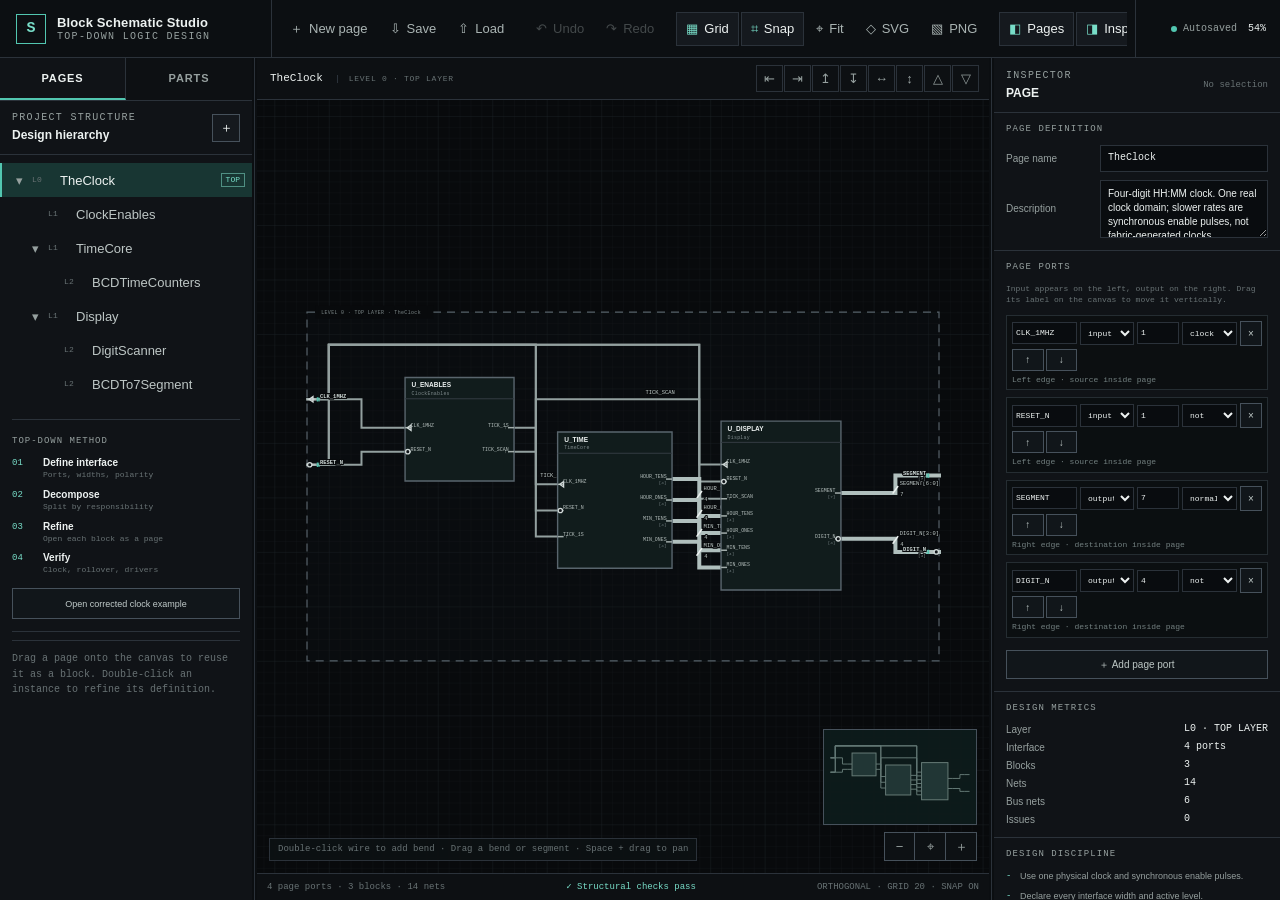
<file: block-schematic-studio/index.html>
<!doctype html>
<html lang="en">
<head>
  <meta charset="utf-8">
  <meta name="viewport" content="width=device-width, initial-scale=1">
  <meta name="description" content="A local-first hierarchical digital logic schematic editor.">
  <title>Block Schematic Studio</title>
  <link rel="stylesheet" href="./style.css">
  <script src="./app.js" defer></script>
</head>
<body>
  <header class="topbar">
    <a class="brand" href="../" aria-label="Back to Visual Learning home">
      <span class="brand-mark" aria-hidden="true">S</span>
      <span class="brand-copy"><strong>Block Schematic Studio</strong><small>TOP-DOWN LOGIC DESIGN</small></span>
    </a>
    <nav class="toolbar" aria-label="Project and canvas tools">
      <button type="button" data-action="new-page" title="Create page"><span>＋</span> New page</button>
      <button type="button" data-action="save" title="Save project JSON"><span>⇩</span> Save</button>
      <button type="button" data-action="load" title="Load project JSON"><span>⇧</span> Load</button>
      <span class="toolbar-divider" aria-hidden="true"></span>
      <button type="button" data-action="undo" title="Undo (Cmd/Ctrl+Z)"><span>↶</span> Undo</button>
      <button type="button" data-action="redo" title="Redo (Cmd/Ctrl+Shift+Z)"><span>↷</span> Redo</button>
      <span class="toolbar-divider" aria-hidden="true"></span>
      <button type="button" class="is-active" data-toggle="grid" aria-pressed="true"><span>▦</span> Grid</button>
      <button type="button" class="is-active" data-toggle="snap" aria-pressed="true"><span>⌗</span> Snap</button>
      <button type="button" data-action="fit" title="Fit view (F)"><span>⌖</span> Fit</button>
      <button type="button" data-action="export-svg"><span>◇</span> SVG</button>
      <button type="button" data-action="export-png"><span>▧</span> PNG</button>
      <span class="toolbar-divider" aria-hidden="true"></span>
      <button type="button" class="is-active" data-action="toggle-left-panel" aria-pressed="true" title="Show or hide Pages / Parts"><span>◧</span> Pages</button>
      <button type="button" class="is-active" data-action="toggle-right-panel" aria-pressed="true" title="Show or hide Inspector"><span>◨</span> Inspector</button>
    </nav>
    <div class="status-cluster">
      <span id="save-status" class="save-status"><i></i> Autosaved</span>
      <span id="zoom-status" class="zoom-status">100%</span>
    </div>
  </header>

  <main class="studio-shell">
    <aside class="left-panel panel">
      <div class="tabs" role="tablist" aria-label="Library panels">
        <button id="pages-tab" type="button" role="tab" aria-selected="true" aria-controls="pages-panel" data-tab="pages">Pages</button>
        <button id="parts-tab" type="button" role="tab" aria-selected="false" aria-controls="parts-panel" data-tab="parts">Parts</button>
      </div>

      <section id="pages-panel" class="tab-panel" role="tabpanel" aria-labelledby="pages-tab">
        <div class="panel-heading">
          <div><small>PROJECT STRUCTURE</small><strong>Design hierarchy</strong></div>
          <button type="button" class="icon-button" data-action="new-page" title="Create page" aria-label="Create page">＋</button>
        </div>
        <div id="page-tree" class="page-tree" aria-label="Page hierarchy"></div>
        <section class="design-method" aria-label="Top-down design method">
          <small>TOP-DOWN METHOD</small>
          <ol>
            <li><span>01</span><div><strong>Define interface</strong><small>Ports, widths, polarity</small></div></li>
            <li><span>02</span><div><strong>Decompose</strong><small>Split by responsibility</small></div></li>
            <li><span>03</span><div><strong>Refine</strong><small>Open each block as a page</small></div></li>
            <li><span>04</span><div><strong>Verify</strong><small>Clock, rollover, drivers</small></div></li>
          </ol>
          <button type="button" data-action="load-clock-example">Open corrected clock example</button>
        </section>
        <p class="panel-hint">Drag a page onto the canvas to reuse it as a block. Double-click an instance to refine its definition.</p>
      </section>

      <section id="parts-panel" class="tab-panel" role="tabpanel" aria-labelledby="parts-tab" hidden>
        <label class="search-field" for="parts-search">
          <span aria-hidden="true">⌕</span>
          <input id="parts-search" type="search" placeholder="Find a part…" autocomplete="off">
        </label>
        <div id="parts-library" class="parts-library"></div>
        <p class="panel-hint">Click to place at the center of the current view, or drag a part onto the canvas.</p>
      </section>
    </aside>

    <div class="panel-resizer panel-resizer-left" data-resize-panel="left" role="separator" aria-orientation="vertical" aria-label="Resize Pages and Parts panel" tabindex="0"></div>

    <section class="workspace" aria-label="Schematic workspace">
      <div class="canvas-header">
        <div class="canvas-context">
          <nav id="breadcrumbs" class="breadcrumbs" aria-label="Page breadcrumb"></nav>
          <span id="layer-context" class="layer-context">LEVEL 0 · TOP</span>
        </div>
        <div class="selection-tools" aria-label="Selection arrangement">
          <button type="button" data-arrange="left" title="Align left">⇤</button>
          <button type="button" data-arrange="right" title="Align right">⇥</button>
          <button type="button" data-arrange="top" title="Align top">↥</button>
          <button type="button" data-arrange="bottom" title="Align bottom">↧</button>
          <button type="button" data-arrange="distribute-h" title="Distribute horizontally">↔</button>
          <button type="button" data-arrange="distribute-v" title="Distribute vertically">↕</button>
          <button type="button" data-arrange="forward" title="Bring forward">△</button>
          <button type="button" data-arrange="backward" title="Send backward">▽</button>
        </div>
      </div>

      <div id="canvas-wrap" class="canvas-wrap" tabindex="0" aria-label="Schematic canvas">
        <svg id="schematic" xmlns="http://www.w3.org/2000/svg" aria-label="Current schematic page">
          <defs>
            <pattern id="minor-grid" width="20" height="20" patternUnits="userSpaceOnUse">
              <path d="M 20 0 L 0 0 0 20" fill="none" stroke="var(--grid-minor)" stroke-width="1" vector-effect="non-scaling-stroke"/>
            </pattern>
            <pattern id="major-grid" width="100" height="100" patternUnits="userSpaceOnUse">
              <rect width="100" height="100" fill="url(#minor-grid)"/>
              <path d="M 100 0 L 0 0 0 100" fill="none" stroke="var(--grid-major)" stroke-width="1" vector-effect="non-scaling-stroke"/>
            </pattern>
          </defs>
          <g id="viewport-layer">
            <rect id="grid-plane" x="-10000" y="-10000" width="20000" height="20000" fill="url(#major-grid)"/>
            <g id="page-frame-layer"></g>
            <g id="wire-layer"></g>
            <g id="block-layer"></g>
            <g id="page-port-layer"></g>
            <g id="overlay-layer"></g>
          </g>
        </svg>
        <div id="empty-page" class="empty-page" hidden>
          <span>EMPTY PAGE</span>
          <strong>Place a block to begin</strong>
          <button type="button" data-open-parts>Open Parts</button>
        </div>
        <div id="interaction-tip" class="interaction-tip">Double-click wire to add bend · Drag a bend or segment · Space + drag to pan</div>
        <div id="draft-status" class="draft-status" hidden>Choose a compatible destination port · Esc to cancel</div>
        <div id="wire-tooltip" class="wire-tooltip" role="status" hidden></div>
        <div id="minimap" class="minimap" aria-label="Page minimap">
          <svg id="minimap-svg" xmlns="http://www.w3.org/2000/svg"></svg>
        </div>
        <div class="zoom-controls" aria-label="Zoom controls">
          <button type="button" data-action="zoom-out" aria-label="Zoom out">−</button>
          <button type="button" data-action="fit" aria-label="Fit page">⌖</button>
          <button type="button" data-action="zoom-in" aria-label="Zoom in">＋</button>
        </div>
      </div>
      <footer class="canvas-footer">
        <span id="page-summary">0 blocks · 0 nets</span>
        <button id="validation-status" type="button" data-action="show-validation">✓ Structural checks pass</button>
        <span>ORTHOGONAL · GRID 20 · SNAP ON</span>
      </footer>
    </section>

    <div class="panel-resizer panel-resizer-right" data-resize-panel="right" role="separator" aria-orientation="vertical" aria-label="Resize Inspector panel" tabindex="0"></div>

    <aside class="right-panel panel" aria-label="Inspector">
      <div class="inspector-heading">
        <div><small>INSPECTOR</small><strong id="inspector-title">PAGE</strong></div>
        <span id="selection-count">No selection</span>
      </div>
      <div id="inspector" class="inspector"></div>
    </aside>
  </main>

  <input id="project-file" type="file" accept="application/json,.json" hidden>
  <div id="page-action-menu" class="page-action-menu" role="menu" aria-label="Page actions" hidden></div>
  <div id="toast-region" class="toast-region" aria-live="polite" aria-atomic="true"></div>
  <dialog id="validation-dialog">
    <div class="dialog-heading">
      <div><small>DESIGN CHECK</small><strong>Validation summary</strong></div>
      <button type="button" data-close-dialog aria-label="Close">×</button>
    </div>
    <div id="validation-list" class="validation-list"></div>
  </dialog>
</body>
</html>
</file>
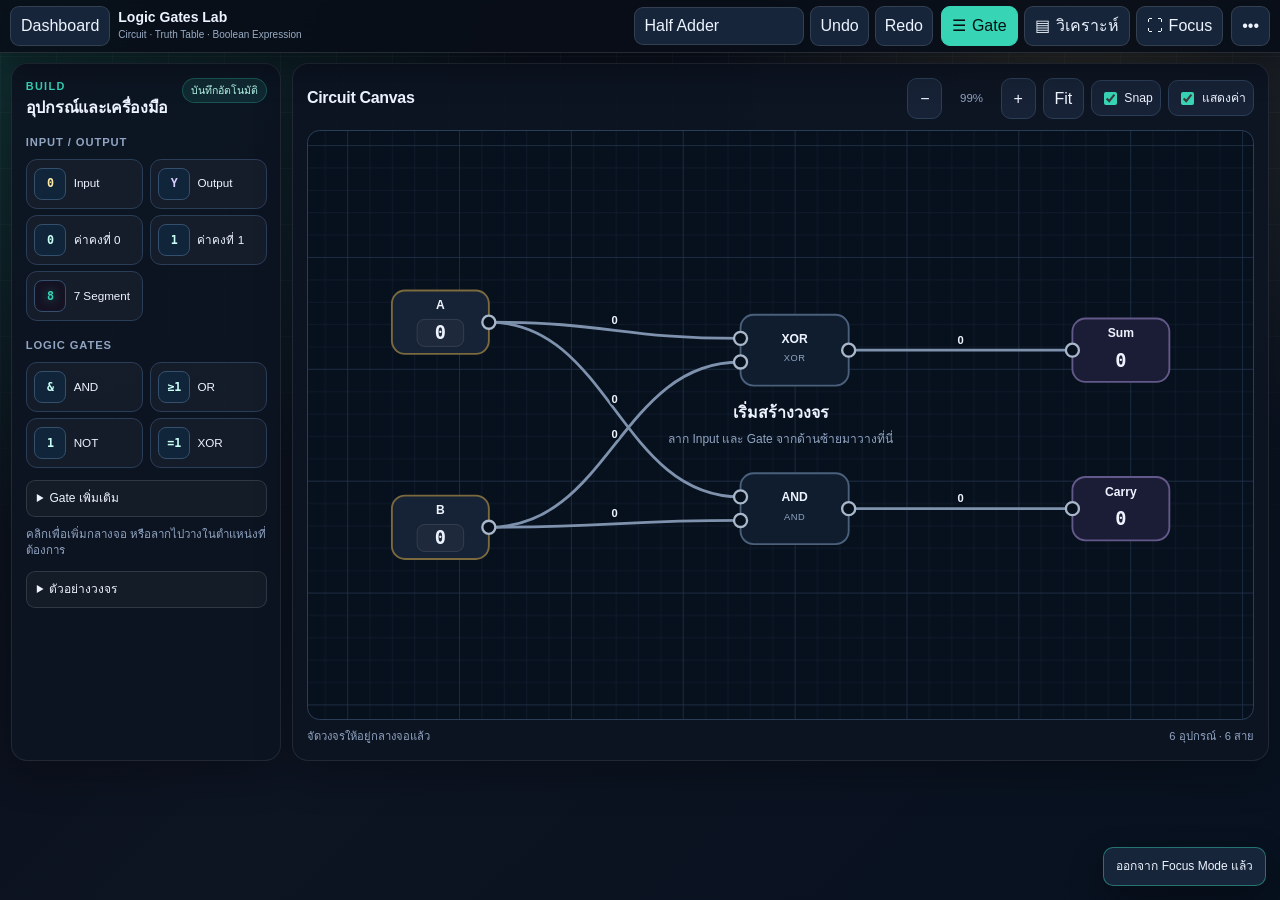
<file: logic-gates/index.html>
<!DOCTYPE html>
<html lang="th">
<head>
  <meta charset="UTF-8">
  <meta name="viewport" content="width=device-width, initial-scale=1.0">
  <title>Logic Gates Lab | Visual Learning Tools</title>
  <meta name="description" content="สร้างและจำลองวงจร Logic Gate วิเคราะห์ Truth Table และย่อสมการ Boolean แบบโต้ตอบ">
  <link rel="stylesheet" href="../css/style.css">
  <link rel="stylesheet" href="./style.css">
  <link rel="stylesheet" href="../css/simulator-shell.css">
  <script src="./logic-engine.js" defer></script>
  <script src="./app.js" defer></script>
  <script src="../js/simulator-shell.js" defer></script>
</head>
<body data-simulator="logic">
  <a class="skip-link" href="#logic-workspace">ข้ามไปพื้นที่สร้างวงจร</a>
  <header class="site-header">
    <nav class="site-nav container" aria-label="เมนูหลัก">
      <a class="brand-link" href="../" aria-label="Visual Learning Tools home">
        <span class="brand-mark" aria-hidden="true">VL</span>
        <span>Visual Learning Tools</span>
      </a>
      <div class="nav-links">
        <a href="../">Home</a>
        <a href="../#tools">Tools</a>
        <a href="https://github.com/" rel="noopener">GitHub</a>
        <a href="../">Back to dashboard</a>
      </div>
    </nav>
  </header>

  <div class="logic-app">
    <header class="lab-topbar">
      <div class="lab-heading">
        <p class="lab-kicker">Digital Systems</p>
        <h1>Logic Gates Lab</h1>
        <p>ต่อวงจร ทดลองค่า และเชื่อมโยง Gate ↔ Truth Table ↔ Boolean Expression</p>
      </div>
      <div class="project-actions" aria-label="จัดการโปรเจกต์">
        <label class="project-name-label" for="projectName">ชื่อโปรเจกต์</label>
        <input id="projectName" class="compact-input" value="Half Adder" autocomplete="off">
        <button id="undoBtn" type="button">Undo</button>
        <button id="redoBtn" type="button">Redo</button>
        <button id="saveBtn" type="button">บันทึก</button>
        <button id="importBtn" type="button">Import</button>
        <button id="exportJsonBtn" type="button">JSON</button>
        <button id="exportSvgBtn" type="button">SVG</button>
        <button id="exportPngBtn" type="button">PNG</button>
        <input id="importFile" type="file" accept="application/json,.json" hidden>
      </div>
    </header>

    <main class="logic-workspace" id="logic-workspace">
      <aside class="lab-panel component-panel" aria-labelledby="components-title">
        <div class="panel-heading-row">
          <div>
            <p class="panel-kicker">Build</p>
            <h2 id="components-title">อุปกรณ์และเครื่องมือ</h2>
          </div>
          <span class="save-state" id="saveState">บันทึกอัตโนมัติ</span>
        </div>

        <div class="tool-switcher" aria-label="โหมดการทำงาน">
          <button id="selectTool" class="active" type="button" aria-pressed="true">เลือก / ลาก</button>
          <button id="wireTool" type="button" aria-pressed="false">ต่อสาย</button>
        </div>

        <p class="section-label">Input / Output</p>
        <div class="component-grid">
          <button class="component-button" type="button" draggable="true" data-component="INPUT">
            <span class="component-symbol input-symbol">0</span><span>Input</span>
          </button>
          <button class="component-button" type="button" draggable="true" data-component="OUTPUT">
            <span class="component-symbol output-symbol">Y</span><span>Output</span>
          </button>
          <button class="component-button" type="button" draggable="true" data-component="CONST0">
            <span class="component-symbol">0</span><span>ค่าคงที่ 0</span>
          </button>
          <button class="component-button" type="button" draggable="true" data-component="CONST1">
            <span class="component-symbol">1</span><span>ค่าคงที่ 1</span>
          </button>
          <button class="component-button" type="button" draggable="true" data-component="SEVEN_SEG">
            <span class="component-symbol seven-seg-symbol">8</span><span>7 Segment</span>
          </button>
        </div>

        <p class="section-label">Logic Gates</p>
        <div class="component-grid gate-grid">
          <button class="component-button" type="button" draggable="true" data-component="AND"><span class="component-symbol">&amp;</span><span>AND</span></button>
          <button class="component-button" type="button" draggable="true" data-component="OR"><span class="component-symbol">≥1</span><span>OR</span></button>
          <button class="component-button" type="button" draggable="true" data-component="NOT"><span class="component-symbol">1</span><span>NOT</span></button>
          <button class="component-button" type="button" draggable="true" data-component="NAND"><span class="component-symbol">&amp;°</span><span>NAND</span></button>
          <button class="component-button" type="button" draggable="true" data-component="NOR"><span class="component-symbol">≥1°</span><span>NOR</span></button>
          <button class="component-button" type="button" draggable="true" data-component="XOR"><span class="component-symbol">=1</span><span>XOR</span></button>
          <button class="component-button" type="button" draggable="true" data-component="XNOR"><span class="component-symbol">=1°</span><span>XNOR</span></button>
        </div>
        <p class="drag-hint">คลิกเพื่อเพิ่มกลางจอ หรือลากไปวางในตำแหน่งที่ต้องการ</p>

        <section id="inspector" class="inspector" aria-labelledby="inspector-title" hidden>
          <div class="panel-heading-row compact-heading">
            <h3 id="inspector-title">อุปกรณ์ที่เลือก</h3>
            <span id="selectedType" class="type-badge">—</span>
          </div>
          <label for="nodeLabel">ชื่อ</label>
          <input id="nodeLabel" autocomplete="off">
          <div id="inputCountField" hidden>
            <label for="nodeInputCount">จำนวน Input</label>
            <select id="nodeInputCount">
              <option value="2">2</option>
              <option value="3">3</option>
              <option value="4">4</option>
              <option value="5">5</option>
              <option value="6">6</option>
            </select>
          </div>
          <div class="inspector-actions">
            <button id="duplicateBtn" type="button">Duplicate</button>
            <button id="deleteBtn" class="danger-button" type="button">ลบ</button>
          </div>
        </section>

        <p class="section-label">ตัวอย่างพร้อมใช้</p>
        <div class="preset-list">
          <button type="button" data-preset="half-adder"><strong>Half Adder</strong><span>Sum และ Carry</span></button>
          <button type="button" data-preset="full-adder"><strong>Full Adder</strong><span>A, B และ Carry in</span></button>
          <button type="button" data-preset="mux"><strong>2:1 Multiplexer</strong><span>เลือก D₀ หรือ D₁</span></button>
          <button type="button" data-preset="majority"><strong>Majority Vote</strong><span>อย่างน้อย 2 จาก 3</span></button>
          <button type="button" data-preset="seven-segment-tester"><strong>7-Segment Tester</strong><span>สวิตช์ a–g ต่อเข้าจอโดยตรง</span></button>
          <button type="button" data-preset="seven-segment-decoder"><strong>BCD Decoder Starter</strong><span>Input 4-bit และจอสำหรับสร้าง Decoder</span></button>
        </div>

        <details class="shortcut-help">
          <summary>คีย์ลัดและวิธีใช้</summary>
          <p><kbd>V</kbd> เลือก · <kbd>W</kbd> ต่อสาย · <kbd>Delete</kbd> ลบ · <kbd>Ctrl/Cmd+Z</kbd> Undo · <kbd>Ctrl/Cmd+D</kbd> Duplicate · <kbd>F</kbd> Fit</p>
          <p>คลิก Input เพื่อสลับ 0/1 และลากจากวงกลมขวาไปยังวงกลมซ้ายเพื่อต่อสาย</p>
        </details>
      </aside>

      <section class="lab-panel canvas-panel" aria-labelledby="canvas-title">
        <div class="canvas-toolbar">
          <div class="canvas-title-group">
            <h2 id="canvas-title">Circuit Canvas</h2>
            <span class="mode-badge" id="modeBadge">โหมดเลือก / ลาก</span>
          </div>
          <div class="canvas-actions" aria-label="ควบคุมพื้นที่วงจร">
            <button id="zoomOutBtn" type="button" aria-label="Zoom out">−</button>
            <span id="zoomLabel" aria-live="polite">100%</span>
            <button id="zoomInBtn" type="button" aria-label="Zoom in">+</button>
            <button id="fitBtn" type="button">Fit</button>
            <label class="check-control"><input id="snapToggle" type="checkbox" checked> Snap</label>
            <label class="check-control"><input id="signalToggle" type="checkbox" checked> แสดงค่า</label>
            <button id="clearBtn" class="danger-button" type="button">ล้าง</button>
          </div>
        </div>

        <div class="canvas-shell" id="canvasShell">
          <svg id="circuitCanvas" viewBox="0 0 1000 620" role="img" aria-labelledby="circuitCanvasTitle circuitCanvasDesc">
            <title id="circuitCanvasTitle">พื้นที่สร้างวงจร Logic Gate</title>
            <desc id="circuitCanvasDesc">ลากอุปกรณ์ ต่อสาย และทดลองค่า input เพื่อดูผลลัพธ์ของวงจร</desc>
            <defs>
              <pattern id="smallGrid" width="24" height="24" patternUnits="userSpaceOnUse">
                <path d="M 24 0 L 0 0 0 24" class="small-grid-line"></path>
              </pattern>
              <pattern id="grid" width="120" height="120" patternUnits="userSpaceOnUse">
                <rect width="120" height="120" fill="url(#smallGrid)"></rect>
                <path d="M 120 0 L 0 0 0 120" class="large-grid-line"></path>
              </pattern>
            </defs>
            <rect id="gridBackground" class="grid-background" x="-5000" y="-5000" width="10000" height="10000"></rect>
            <g id="wireLayer"></g>
            <g id="wirePreviewLayer"></g>
            <g id="nodeLayer"></g>
          </svg>
          <div id="canvasEmpty" class="canvas-empty" hidden>
            <strong>เริ่มสร้างวงจร</strong>
            <span>ลาก Input และ Gate จากด้านซ้ายมาวางที่นี่</span>
          </div>
        </div>
        <div class="canvas-statusbar">
          <span id="statusText">พร้อมใช้งาน</span>
          <span id="countText">0 gates · 0 wires</span>
        </div>
      </section>

      <aside class="lab-panel analysis-panel" aria-labelledby="analysis-title">
        <div class="analysis-tabs" role="tablist" aria-label="วิเคราะห์วงจร">
          <button id="analysisTab" class="active" type="button" role="tab" aria-selected="true" data-tab="analysis">วิเคราะห์</button>
          <button id="synthesisTab" type="button" role="tab" aria-selected="false" data-tab="synthesis">Table → Gate</button>
          <button id="equationTab" type="button" role="tab" aria-selected="false" data-tab="equation">สมการ</button>
        </div>

        <section id="tab-analysis" class="tab-panel" role="tabpanel" aria-labelledby="analysisTab">
          <div class="panel-heading-row">
            <div>
              <p class="panel-kicker">Live result</p>
              <h2 id="analysis-title">Circuit Analyzer</h2>
            </div>
            <span id="validityBadge" class="validity-badge">กำลังตรวจ</span>
          </div>

          <div id="outputSummary" class="output-summary" aria-live="polite"></div>
          <div id="validationBox" class="message-box">เพิ่มอุปกรณ์เพื่อเริ่มวิเคราะห์</div>

          <h3>Boolean Expression</h3>
          <div id="expressionList" class="expression-list"><p class="muted-copy">ต่อสายเข้า Output เพื่อดูสมการ</p></div>

          <div class="action-row">
            <button id="truthTableBtn" class="primary-button" type="button">สร้าง Truth Table</button>
            <button id="stepPrevBtn" type="button" aria-label="แถวก่อนหน้า">←</button>
            <button id="stepNextBtn" type="button" aria-label="แถวถัดไป">→</button>
          </div>
          <div class="export-row">
            <button id="exportCsvBtn" type="button">CSV</button>
            <button id="copyMarkdownBtn" type="button">Copy Markdown</button>
          </div>
          <div id="circuitTableWrap" class="table-wrap"></div>
        </section>

        <section id="tab-synthesis" class="tab-panel" role="tabpanel" aria-labelledby="synthesisTab" hidden>
          <p class="panel-kicker">Synthesis</p>
          <h2>Truth Table → Circuit</h2>
          <p class="helper-copy">กำหนดตัวแปร 1–6 ตัว แล้วคลิกค่า Output เพื่อวน 0 → 1 → X โดย X คือ Don’t Care</p>
          <label for="synthVariables">ชื่อตัวแปร คั่นด้วย comma</label>
          <input id="synthVariables" value="A, B" autocomplete="off">
          <label for="synthOutput">ชื่อ Output</label>
          <input id="synthOutput" value="Y" autocomplete="off">
          <button id="buildEditableTableBtn" type="button">สร้างตารางสำหรับกรอก</button>
          <div id="editableTableWrap" class="table-wrap"></div>

          <div id="synthesisResult" class="formula-result" hidden>
            <div><span>Canonical SOP</span><code id="canonicalSop">—</code></div>
            <div><span>Simplified SOP</span><code id="simplifiedSop">—</code></div>
            <div><span>Simplified POS</span><code id="simplifiedPos">—</code></div>
            <p id="mintermInfo" class="helper-copy"></p>
          </div>
          <div class="stack-actions">
            <button id="calculateTableBtn" class="primary-button" type="button">คำนวณและย่อสมการ</button>
            <button id="generateCircuitBtn" type="button">สร้างวงจรจากตาราง</button>
          </div>
          <p id="synthesisError" class="error-copy" aria-live="polite"></p>
        </section>

        <section id="tab-equation" class="tab-panel" role="tabpanel" aria-labelledby="equationTab" hidden>
          <p class="panel-kicker">Boolean calculator</p>
          <h2>คำนวณสมการ Boolean</h2>
          <p class="helper-copy">รองรับ AND: <code>· &amp; *</code>, OR: <code>+ |</code>, NOT: <code>¬ ! '</code>, XOR: <code>⊕ ^</code> และวงเล็บ</p>
          <label for="equationInput">สมการ</label>
          <textarea id="equationInput" rows="4">(A · ¬B) + (¬A · B)</textarea>
          <div class="stack-actions">
            <button id="analyzeEquationBtn" class="primary-button" type="button">คำนวณสมการ</button>
            <button id="equationToCircuitBtn" type="button">สร้างวงจรจากสมการ</button>
          </div>
          <p id="equationError" class="error-copy" aria-live="polite"></p>
          <div id="equationResult" class="formula-result" hidden>
            <div><span>ตัวแปร</span><code id="equationVariables">—</code></div>
            <div><span>Simplified SOP</span><code id="equationSop">—</code></div>
            <div><span>Simplified POS</span><code id="equationPos">—</code></div>
          </div>
          <div id="equationTableWrap" class="table-wrap"></div>
        </section>
      </aside>
    </main>
  </div>

  <div id="toast" class="toast" role="status" aria-live="polite" hidden></div>
</body>
</html>
</file>
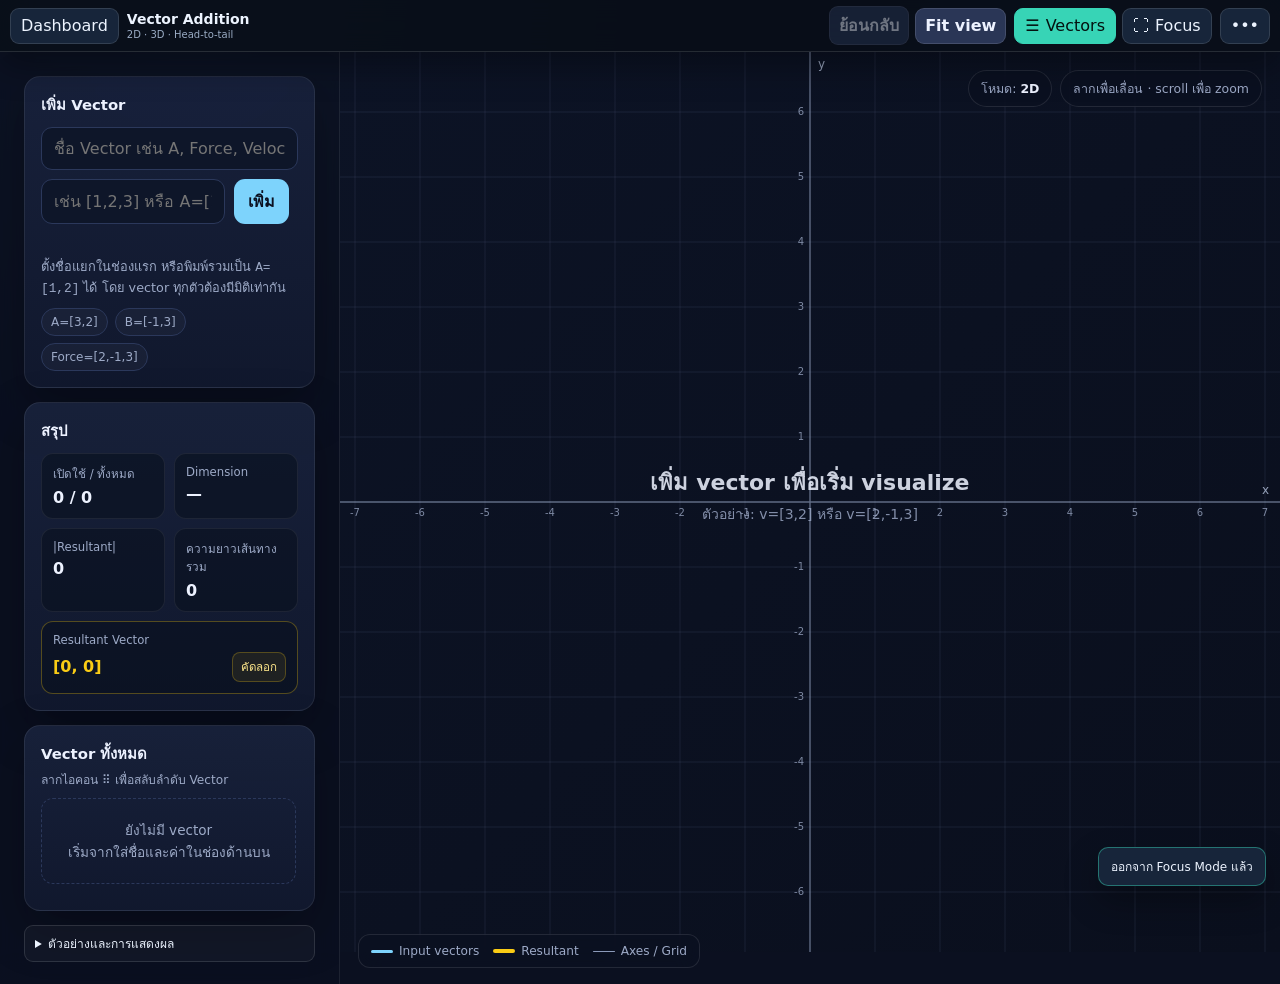
<file: vectors/index.html>
<!DOCTYPE html>
<html lang="th">
<head>
  <meta charset="UTF-8" />
  <meta name="viewport" content="width=device-width, initial-scale=1.0" />
  <title>Vector Addition Visualizer — 2D & 3D</title>
  <style>
    :root {
      --bg: #0b1020;
      --panel: #121a2f;
      --panel-2: #19233d;
      --text: #edf2ff;
      --muted: #9daac7;
      --line: #2b385b;
      --accent: #7dd3fc;
      --accent-2: #a78bfa;
      --danger: #fb7185;
      --success: #86efac;
      --result: #facc15;
      --shadow: 0 18px 50px rgba(0,0,0,.28);
    }

    * { box-sizing: border-box; }

    body {
      margin: 0;
      min-height: 100vh;
      font-family: Inter, ui-sans-serif, system-ui, -apple-system, BlinkMacSystemFont,
                   "Segoe UI", "Noto Sans Thai", sans-serif;
      background:
        radial-gradient(circle at 15% 0%, rgba(125,211,252,.12), transparent 34%),
        radial-gradient(circle at 90% 20%, rgba(167,139,250,.12), transparent 30%),
        var(--bg);
      color: var(--text);
    }

    button, input { font: inherit; }

    .app {
      display: grid;
      grid-template-columns: minmax(300px, 380px) 1fr;
      min-height: 100vh;
    }

    .sidebar {
      padding: 24px;
      background: rgba(11,16,32,.78);
      border-right: 1px solid rgba(255,255,255,.08);
      backdrop-filter: blur(16px);
      overflow-y: auto;
    }

    .brand {
      display: flex;
      align-items: center;
      gap: 12px;
      margin-bottom: 22px;
    }

    .logo {
      width: 42px;
      height: 42px;
      display: grid;
      place-items: center;
      border-radius: 13px;
      background: linear-gradient(135deg, var(--accent), var(--accent-2));
      color: #08101f;
      font-weight: 900;
      box-shadow: 0 10px 26px rgba(125,211,252,.18);
    }

    h1 {
      margin: 0;
      font-size: 1.18rem;
      line-height: 1.25;
    }

    .subtitle {
      margin: 3px 0 0;
      color: var(--muted);
      font-size: .84rem;
    }

    .card {
      background: linear-gradient(180deg, rgba(25,35,61,.92), rgba(18,26,47,.92));
      border: 1px solid rgba(255,255,255,.08);
      border-radius: 16px;
      padding: 16px;
      margin-bottom: 14px;
      box-shadow: var(--shadow);
    }

    .card-title {
      font-weight: 750;
      margin-bottom: 10px;
      font-size: .93rem;
    }

    .field-stack {
      display: grid;
      gap: 9px;
    }

    .input-row {
      display: grid;
      grid-template-columns: 1fr auto auto;
      gap: 9px;
    }

    .hidden { display: none !important; }

    input[type="text"] {
      width: 100%;
      border: 1px solid var(--line);
      border-radius: 11px;
      background: #0e1629;
      color: var(--text);
      padding: 11px 12px;
      outline: none;
      transition: border-color .2s, box-shadow .2s;
    }

    input[type="text"]:focus {
      border-color: var(--accent);
      box-shadow: 0 0 0 3px rgba(125,211,252,.12);
    }

    .btn {
      border: 0;
      border-radius: 11px;
      padding: 10px 14px;
      cursor: pointer;
      color: #0b1020;
      font-weight: 760;
      background: var(--accent);
      transition: transform .15s, filter .15s, opacity .15s;
    }

    .btn:hover { transform: translateY(-1px); filter: brightness(1.06); }
    .btn:active { transform: translateY(0); }
    .btn:disabled { opacity: .45; cursor: not-allowed; transform: none; }

    .btn.secondary {
      background: #2a3656;
      color: var(--text);
      font-weight: 650;
    }

    .btn.danger {
      background: rgba(251,113,133,.16);
      color: #fecdd3;
      border: 1px solid rgba(251,113,133,.24);
    }

    .hint, .error {
      margin-top: 9px;
      font-size: .8rem;
      line-height: 1.5;
    }

    .hint { color: var(--muted); }
    .error { color: #fda4af; min-height: 1.2em; }

    .quick-examples {
      display: flex;
      flex-wrap: wrap;
      gap: 7px;
      margin-top: 10px;
    }

    .chip {
      border: 1px solid var(--line);
      border-radius: 999px;
      padding: 6px 9px;
      background: rgba(255,255,255,.03);
      color: var(--muted);
      cursor: pointer;
      font-size: .75rem;
    }

    .chip:hover {
      color: var(--text);
      border-color: #53658f;
    }

    .summary {
      display: grid;
      grid-template-columns: 1fr 1fr;
      gap: 9px;
    }

    .metric {
      background: rgba(9,15,29,.55);
      border: 1px solid rgba(255,255,255,.07);
      border-radius: 12px;
      padding: 11px;
    }

    .metric-label {
      color: var(--muted);
      font-size: .73rem;
      margin-bottom: 5px;
    }

    .metric-value {
      font-weight: 760;
      overflow-wrap: anywhere;
      font-variant-numeric: tabular-nums;
    }

    .result-line {
      display: flex;
      align-items: center;
      gap: 8px;
      justify-content: space-between;
    }

    .copy-btn {
      flex: none;
      border: 1px solid rgba(250,204,21,.25);
      background: rgba(250,204,21,.08);
      color: #fde68a;
      border-radius: 8px;
      padding: 5px 8px;
      cursor: pointer;
      font-size: .72rem;
    }

    .copy-btn:hover { background: rgba(250,204,21,.14); }

    .result-metric {
      grid-column: 1 / -1;
      border-color: rgba(250,204,21,.3);
    }

    .result-metric .metric-value { color: var(--result); }

    .vector-list {
      display: flex;
      flex-direction: column;
      gap: 8px;
      max-height: 330px;
      overflow-y: auto;
      padding-right: 2px;
    }

    .empty {
      color: var(--muted);
      text-align: center;
      padding: 20px 10px;
      font-size: .85rem;
      border: 1px dashed var(--line);
      border-radius: 12px;
    }

    .vector-item {
      display: grid;
      grid-template-columns: auto auto minmax(0, 1fr) auto;
      gap: 9px;
      align-items: center;
      background: rgba(9,15,29,.5);
      border: 1px solid rgba(255,255,255,.07);
      border-radius: 12px;
      padding: 10px;
      transition: opacity .18s, border-color .18s, background .18s;
    }

    .vector-item.disabled {
      opacity: .52;
      border-style: dashed;
    }

    .vector-item.editing {
      border-color: rgba(125,211,252,.55);
      background: rgba(125,211,252,.07);
    }

    .vector-item.dragging {
      opacity: .58;
      border-color: rgba(125,211,252,.75);
      background: rgba(125,211,252,.10);
      box-shadow: 0 12px 30px rgba(0,0,0,.28);
    }

    .drag-handle {
      width: 22px;
      height: 34px;
      display: grid;
      place-items: center;
      color: #71809f;
      cursor: grab;
      user-select: none;
      touch-action: none;
      font-size: 1rem;
      letter-spacing: -4px;
    }

    .drag-handle:hover { color: var(--text); }
    .drag-handle:active { cursor: grabbing; }

    .swatch {
      width: 11px;
      height: 34px;
      border-radius: 999px;
    }

    .vector-name {
      font-size: .82rem;
      color: var(--text);
      font-weight: 760;
      margin-bottom: 2px;
      display: flex;
      align-items: center;
      gap: 6px;
      min-width: 0;
    }

    .status-badge {
      color: var(--muted);
      border: 1px solid var(--line);
      border-radius: 999px;
      padding: 1px 6px;
      font-size: .62rem;
      font-weight: 650;
    }

    .vector-value {
      font-weight: 680;
      font-variant-numeric: tabular-nums;
      overflow-wrap: anywhere;
    }

    .item-actions {
      display: grid;
      grid-template-columns: repeat(3, 30px);
      gap: 4px;
    }

    .icon-btn {
      width: 30px;
      height: 30px;
      display: grid;
      place-items: center;
      border-radius: 8px;
      border: 1px solid transparent;
      background: transparent;
      color: var(--muted);
      cursor: pointer;
    }

    .icon-btn:hover {
      background: rgba(255,255,255,.06);
      color: var(--text);
      border-color: rgba(255,255,255,.08);
    }

    .icon-btn:disabled {
      opacity: .28;
      cursor: not-allowed;
      background: transparent;
    }

    .data-note {
      color: var(--muted);
      font-size: .76rem;
      line-height: 1.45;
      margin-top: 9px;
    }

    .toast {
      position: absolute;
      top: 68px;
      right: 18px;
      z-index: 5;
      max-width: min(360px, calc(100% - 36px));
      padding: 10px 13px;
      border-radius: 11px;
      background: rgba(9,15,29,.92);
      border: 1px solid rgba(134,239,172,.32);
      color: #dcfce7;
      box-shadow: var(--shadow);
      font-size: .8rem;
      opacity: 0;
      transform: translateY(-8px);
      pointer-events: none;
      transition: opacity .18s, transform .18s;
    }

    .toast.show {
      opacity: 1;
      transform: translateY(0);
    }

    .toolbar {
      display: flex;
      gap: 8px;
      flex-wrap: wrap;
      margin-top: 10px;
    }

    .toolbar .btn {
      flex: 1;
      min-width: 82px;
      padding: 9px 10px;
      font-size: .82rem;
    }

    .toggles {
      display: grid;
      gap: 9px;
      margin-top: 4px;
    }

    .toggle-row {
      display: flex;
      align-items: center;
      justify-content: space-between;
      gap: 10px;
      color: var(--muted);
      font-size: .82rem;
    }

    .switch {
      position: relative;
      width: 42px;
      height: 24px;
      flex: none;
    }

    .switch input {
      opacity: 0;
      width: 0;
      height: 0;
    }

    .slider {
      position: absolute;
      inset: 0;
      background: #26324e;
      border-radius: 999px;
      cursor: pointer;
      transition: .2s;
    }

    .slider::before {
      content: "";
      position: absolute;
      width: 18px;
      height: 18px;
      left: 3px;
      top: 3px;
      background: white;
      border-radius: 50%;
      transition: .2s;
    }

    .switch input:checked + .slider {
      background: #3b82f6;
    }

    .switch input:checked + .slider::before {
      transform: translateX(18px);
    }

    .workspace {
      position: relative;
      min-width: 0;
      min-height: 100vh;
      overflow: hidden;
    }

    #canvas {
      display: block;
      width: 100%;
      height: 100vh;
      cursor: grab;
      touch-action: none;
    }

    #canvas.dragging { cursor: grabbing; }

    .floating {
      position: absolute;
      top: 18px;
      right: 18px;
      display: flex;
      align-items: center;
      gap: 8px;
      z-index: 2;
    }

    .mode-pill, .help-pill {
      padding: 8px 12px;
      border-radius: 999px;
      background: rgba(11,16,32,.75);
      border: 1px solid rgba(255,255,255,.1);
      backdrop-filter: blur(12px);
      font-size: .78rem;
      color: var(--muted);
    }

    .mode-pill strong { color: var(--text); }

    .legend {
      position: absolute;
      left: 18px;
      bottom: 18px;
      display: flex;
      gap: 14px;
      flex-wrap: wrap;
      padding: 9px 12px;
      border-radius: 12px;
      background: rgba(11,16,32,.75);
      border: 1px solid rgba(255,255,255,.1);
      backdrop-filter: blur(12px);
      font-size: .76rem;
      color: var(--muted);
      pointer-events: none;
    }

    .legend-item {
      display: flex;
      align-items: center;
      gap: 6px;
    }

    .legend-line {
      width: 22px;
      height: 3px;
      border-radius: 999px;
    }

    .legend-line.vector { background: var(--accent); }
    .legend-line.result { background: var(--result); height: 4px; }
    .legend-line.axes { background: #8b9ab9; height: 1px; }

    :focus-visible {
      outline: 3px solid #facc15;
      outline-offset: 3px;
    }

    .skip-link {
      position: absolute;
      top: 12px;
      left: 12px;
      z-index: 30;
      padding: 10px 14px;
      border-radius: 999px;
      background: var(--accent);
      color: #08101f;
      font-weight: 800;
      transform: translateY(-150%);
    }

    .skip-link:focus {
      transform: translateY(0);
    }

    .site-top-nav {
      position: sticky;
      top: 0;
      z-index: 20;
      border-bottom: 1px solid rgba(255,255,255,.08);
      background: rgba(11,16,32,.9);
      backdrop-filter: blur(16px);
    }

    .site-nav-inner {
      display: flex;
      align-items: center;
      justify-content: space-between;
      gap: 14px;
      min-height: 68px;
      width: min(calc(100% - 32px), 1180px);
      margin: 0 auto;
    }

    .site-nav-brand,
    .site-nav-links {
      display: flex;
      align-items: center;
    }

    .site-nav-brand {
      gap: 10px;
      color: var(--text);
      font-weight: 850;
      text-decoration: none;
    }

    .site-brand-mark {
      display: grid;
      width: 36px;
      height: 36px;
      place-items: center;
      border-radius: 12px;
      background: linear-gradient(135deg, var(--accent), var(--accent-2));
      color: #08101f;
      font-weight: 900;
    }

    .site-nav-links {
      flex-wrap: wrap;
      justify-content: flex-end;
      gap: 5px;
    }

    .site-nav-links a {
      padding: 8px 11px;
      border-radius: 999px;
      color: var(--muted);
      text-decoration: none;
    }

    .site-nav-links a:hover {
      color: var(--text);
      background: rgba(255,255,255,.08);
    }

    @media (max-width: 860px) {
      .site-nav-inner {
        align-items: flex-start;
        flex-direction: column;
        padding: 12px 0;
      }

      .site-nav-links {
        justify-content: flex-start;
      }

      .app {
        grid-template-columns: 1fr;
        grid-template-rows: auto minmax(480px, 65vh);
      }

      .sidebar {
        border-right: 0;
        border-bottom: 1px solid rgba(255,255,255,.08);
      }

      .workspace, #canvas {
        min-height: 480px;
        height: 65vh;
      }

      .vector-list { max-height: 240px; }
    }
  </style>
  <link rel="stylesheet" href="../css/simulator-shell.css" />
</head>
<body data-simulator="vector">
  <a class="skip-link" href="#vector-app">Skip to vector visualizer</a>
  <header class="site-top-nav">
    <nav class="site-nav-inner" aria-label="Primary navigation">
      <a class="site-nav-brand" href="../" aria-label="Visual Learning Tools home">
        <span class="site-brand-mark" aria-hidden="true">VL</span>
        <span>Visual Learning Tools</span>
      </a>
      <div class="site-nav-links">
        <a href="../">Home</a>
        <a href="../#tools">Tools</a>
        <a href="https://github.com/" rel="noopener">GitHub</a>
        <a href="../">Back to dashboard</a>
      </div>
    </nav>
  </header>

  <main class="app" id="vector-app">
    <aside class="sidebar">
      <div class="brand">
        <div class="logo">Σ</div>
        <div>
          <h1>Vector Addition Visualizer</h1>
          <p class="subtitle">Head-to-tail method · 2D / 3D</p>
        </div>
      </div>

      <section class="card">
        <div class="card-title" id="formTitle">เพิ่ม Vector</div>
        <div class="field-stack">
          <input id="vectorNameInput" type="text" autocomplete="off"
                 maxlength="30" placeholder="ชื่อ Vector เช่น A, Force, Velocity"
                 aria-label="Vector name" />
          <div class="input-row">
            <input id="vectorInput" type="text" autocomplete="off"
                   placeholder="เช่น [1,2,3] หรือ A=[1,2,3]" aria-label="Vector input" />
            <button class="btn" id="addBtn">เพิ่ม</button>
            <button class="btn secondary hidden" id="cancelEditBtn">ยกเลิก</button>
          </div>
        </div>
        <div id="errorText" class="error"></div>
        <div class="hint">
          ตั้งชื่อแยกในช่องแรก หรือพิมพ์รวมเป็น <code>A=[1,2]</code> ได้
          โดย vector ทุกตัวต้องมีมิติเท่ากัน
        </div>
        <div class="quick-examples">
          <button class="chip" data-value="A=[3,2]">A=[3,2]</button>
          <button class="chip" data-value="B=[-1,3]">B=[-1,3]</button>
          <button class="chip" data-value="Force=[2,-1,3]">Force=[2,-1,3]</button>
        </div>
      </section>

      <section class="card">
        <div class="card-title">สรุป</div>
        <div class="summary">
          <div class="metric">
            <div class="metric-label">เปิดใช้ / ทั้งหมด</div>
            <div id="countValue" class="metric-value">0 / 0</div>
          </div>
          <div class="metric">
            <div class="metric-label">Dimension</div>
            <div id="dimensionValue" class="metric-value">—</div>
          </div>
          <div class="metric">
            <div class="metric-label">|Resultant|</div>
            <div id="magnitudeValue" class="metric-value">0</div>
          </div>
          <div class="metric">
            <div class="metric-label">ความยาวเส้นทางรวม</div>
            <div id="pathLengthValue" class="metric-value">0</div>
          </div>
          <div class="metric result-metric">
            <div class="metric-label">Resultant Vector</div>
            <div class="result-line">
              <div id="resultValue" class="metric-value">[0, 0]</div>
              <button id="copyResultBtn" class="copy-btn">คัดลอก</button>
            </div>
          </div>
        </div>
      </section>

      <section class="card">
        <div class="card-title">Vector ทั้งหมด</div>
        <div class="data-note" style="margin-top:-4px;margin-bottom:9px">
          ลากไอคอน ⠿ เพื่อสลับลำดับ Vector
        </div>
        <div id="vectorList" class="vector-list"></div>
        <div class="toolbar">
          <button id="undoBtn" class="btn secondary">ย้อนกลับ</button>
          <button id="fitBtn" class="btn secondary">Fit view</button>
          <button id="clearBtn" class="btn danger">ล้างทั้งหมด</button>
        </div>
      </section>

      <section class="card">
        <div class="card-title">ข้อมูลและชุดตัวอย่าง</div>
        <div class="toolbar">
          <button id="sample2DBtn" class="btn secondary">ตัวอย่าง 2D</button>
          <button id="sample3DBtn" class="btn secondary">ตัวอย่าง 3D</button>
        </div>
        <div class="toolbar">
          <button id="exportBtn" class="btn secondary">Export JSON</button>
          <button id="importBtn" class="btn secondary">Import JSON</button>
          <input id="importFileInput" type="file" accept=".json,application/json" hidden />
        </div>
        <div class="data-note">
          ข้อมูลจะถูกบันทึกอัตโนมัติใน browser เครื่องนี้
        </div>
      </section>

      <section class="card">
        <div class="card-title">การแสดงผล</div>
        <div class="toggles">
          <label class="toggle-row">
            <span>แสดง label</span>
            <span class="switch">
              <input id="labelToggle" type="checkbox" checked />
              <span class="slider"></span>
            </span>
          </label>
          <label class="toggle-row">
            <span>แสดงจุดต่อ</span>
            <span class="switch">
              <input id="pointToggle" type="checkbox" checked />
              <span class="slider"></span>
            </span>
          </label>
          <label class="toggle-row">
            <span>แสดงพิกัดจุดปลาย</span>
            <span class="switch">
              <input id="coordinateToggle" type="checkbox" checked />
              <span class="slider"></span>
            </span>
          </label>
          <label class="toggle-row">
            <span>แสดง grid</span>
            <span class="switch">
              <input id="gridToggle" type="checkbox" checked />
              <span class="slider"></span>
            </span>
          </label>
        </div>
      </section>
    </aside>

    <section class="workspace">
      <canvas id="canvas"></canvas>

      <div id="toast" class="toast"></div>

      <div class="floating">
        <div class="mode-pill">โหมด: <strong id="modeText">2D</strong></div>
        <div id="helpText" class="help-pill">ลากเพื่อเลื่อน · scroll เพื่อ zoom</div>
      </div>

      <div class="legend">
        <div class="legend-item"><span class="legend-line vector"></span>Input vectors</div>
        <div class="legend-item"><span class="legend-line result"></span>Resultant</div>
        <div class="legend-item"><span class="legend-line axes"></span>Axes / Grid</div>
      </div>
    </section>
  </main>

  <script>
    (() => {
      "use strict";

      const canvas = document.getElementById("canvas");
      const ctx = canvas.getContext("2d");

      const input = document.getElementById("vectorInput");
      const nameInput = document.getElementById("vectorNameInput");
      const addBtn = document.getElementById("addBtn");
      const cancelEditBtn = document.getElementById("cancelEditBtn");
      const formTitle = document.getElementById("formTitle");
      const undoBtn = document.getElementById("undoBtn");
      const clearBtn = document.getElementById("clearBtn");
      const fitBtn = document.getElementById("fitBtn");
      const listEl = document.getElementById("vectorList");
      const errorEl = document.getElementById("errorText");
      const countEl = document.getElementById("countValue");
      const dimensionEl = document.getElementById("dimensionValue");
      const resultEl = document.getElementById("resultValue");
      const magnitudeEl = document.getElementById("magnitudeValue");
      const pathLengthEl = document.getElementById("pathLengthValue");
      const copyResultBtn = document.getElementById("copyResultBtn");
      const exportBtn = document.getElementById("exportBtn");
      const importBtn = document.getElementById("importBtn");
      const importFileInput = document.getElementById("importFileInput");
      const sample2DBtn = document.getElementById("sample2DBtn");
      const sample3DBtn = document.getElementById("sample3DBtn");
      const toastEl = document.getElementById("toast");
      const modeEl = document.getElementById("modeText");
      const helpEl = document.getElementById("helpText");
      const labelToggle = document.getElementById("labelToggle");
      const pointToggle = document.getElementById("pointToggle");
      const coordinateToggle = document.getElementById("coordinateToggle");
      const gridToggle = document.getElementById("gridToggle");

      const palette = [
        "#7dd3fc", "#c4b5fd", "#86efac", "#f9a8d4",
        "#fdba74", "#67e8f9", "#fca5a5", "#bef264",
        "#93c5fd", "#d8b4fe", "#5eead4", "#fcd34d"
      ];

      const state = {
        vectors: [],
        dimension: null,
        showLabels: true,
        showPoints: true,
        showCoordinates: true,
        showGrid: true,
        scale: 65,
        offsetX: 0,
        offsetY: 0,
        yaw: -0.72,
        pitch: 0.48,
        dragging: false,
        lastX: 0,
        lastY: 0,
        moved: false,
        dpr: 1,
        editingId: null
      };

      function formatNumber(n) {
        if (Math.abs(n) < 1e-10) n = 0;
        return Number.isInteger(n) ? String(n) : String(Number(n.toFixed(4)));
      }

      function formatVector(v) {
        return "[" + v.map(formatNumber).join(", ") + "]";
      }

      function escapeHTML(value) {
        return String(value)
          .replaceAll("&", "&amp;")
          .replaceAll("<", "&lt;")
          .replaceAll(">", "&gt;")
          .replaceAll('"', "&quot;")
          .replaceAll("'", "&#039;");
      }

      function createId() {
        return crypto.randomUUID
          ? crypto.randomUUID()
          : String(Date.now() + Math.random());
      }

      function cleanName(value) {
        const name = String(value || "").trim().replace(/\s+/g, " ");
        if (name.length > 30) {
          throw new Error("ชื่อ Vector ต้องไม่เกิน 30 ตัวอักษร");
        }
        return name;
      }

      function uniqueName(base = "v", ignoreId = null) {
        const used = new Set(
          state.vectors
            .filter(item => item.id !== ignoreId)
            .map(item => item.name.toLowerCase())
        );

        const cleaned = cleanName(base) || "v";
        if (!used.has(cleaned.toLowerCase())) return cleaned;

        let index = 2;
        while (used.has(`${cleaned}_${index}`.toLowerCase())) index++;
        return `${cleaned}_${index}`;
      }

      function nextDefaultName() {
        let index = 1;
        const used = new Set(state.vectors.map(item => item.name.toLowerCase()));
        while (used.has(`v${index}`.toLowerCase())) index++;
        return `v${index}`;
      }

      function parseVector(text) {
        const normalized = text.trim();
        const match = normalized.match(/^(?:([^=\[\]]+?)\s*=\s*)?\[\s*([^\]]*)\s*\]$/);
        if (!match) {
          throw new Error("รูปแบบไม่ถูกต้อง กรุณาใช้ เช่น [1,2], A=[1,2] หรือ A=[1,2,3]");
        }

        const parts = match[2].split(",").map(s => s.trim());
        if (parts.length !== 2 && parts.length !== 3) {
          throw new Error("Vector ต้องมี 2 หรือ 3 components เท่านั้น");
        }

        if (parts.some(p => p === "")) {
          throw new Error("กรุณาใส่ค่าทุก component ให้ครบ");
        }

        const values = parts.map(Number);
        if (values.some(v => !Number.isFinite(v))) {
          throw new Error("ทุก component ต้องเป็นตัวเลขที่ถูกต้อง");
        }

        return {
          inlineName: cleanName(match[1] || ""),
          value: values
        };
      }

      function activeVectors() {
        return state.vectors.filter(item => item.enabled !== false);
      }

      function vectorMagnitude(value) {
        return Math.sqrt(value.reduce((sum, component) => sum + component ** 2, 0));
      }

      function resultant(items = activeVectors()) {
        const dim = state.dimension || 2;
        return items.reduce(
          (sum, item) => sum.map((n, i) => n + item.value[i]),
          Array(dim).fill(0)
        );
      }

      function totalPathLength(items = activeVectors()) {
        return items.reduce((sum, item) => sum + vectorMagnitude(item.value), 0);
      }

      function cumulativePoints(items = activeVectors()) {
        const dim = state.dimension || 2;
        const points = [Array(dim).fill(0)];
        let current = Array(dim).fill(0);

        for (const item of items) {
          current = current.map((n, i) => n + item.value[i]);
          points.push([...current]);
        }
        return points;
      }

      function resetForm() {
        state.editingId = null;
        nameInput.value = "";
        input.value = "";
        formTitle.textContent = "เพิ่ม Vector";
        addBtn.textContent = "เพิ่ม";
        cancelEditBtn.classList.add("hidden");
        errorEl.textContent = "";
      }

      function addOrUpdateVector() {
        errorEl.textContent = "";

        try {
          const parsed = parseVector(input.value);
          const editingItem = state.vectors.find(item => item.id === state.editingId);
          const otherVectors = state.vectors.filter(item => item.id !== state.editingId);
          const requiredDimension = otherVectors[0]?.value.length || null;

          if (requiredDimension && parsed.value.length !== requiredDimension) {
            throw new Error(`Vector อื่นเป็น ${requiredDimension}D จึงต้องใช้ ${requiredDimension} components`);
          }

          let chosenName = cleanName(nameInput.value) || parsed.inlineName;
          if (!chosenName) {
            chosenName = editingItem?.name || nextDefaultName();
          }

          chosenName = uniqueName(chosenName, state.editingId);

          if (editingItem) {
            editingItem.name = chosenName;
            editingItem.value = parsed.value;
          } else {
            state.vectors.push({
              id: createId(),
              name: chosenName,
              value: parsed.value,
              color: palette[state.vectors.length % palette.length],
              enabled: true
            });
          }

          state.dimension = state.vectors[0]?.value.length || null;
          resetForm();
          input.focus();
          updateUI();
          fitView();
        } catch (error) {
          errorEl.textContent = error.message;
        }
      }

      function editVector(id) {
        const item = state.vectors.find(vector => vector.id === id);
        if (!item) return;

        state.editingId = id;
        nameInput.value = item.name;
        input.value = formatVector(item.value);
        formTitle.textContent = `แก้ไข ${item.name}`;
        addBtn.textContent = "บันทึก";
        cancelEditBtn.classList.remove("hidden");
        errorEl.textContent = "";
        updateUI();
        nameInput.focus();
        nameInput.select();
      }

      function removeVector(id) {
        state.vectors = state.vectors.filter(v => v.id !== id);
        if (state.editingId === id) resetForm();
        state.dimension = state.vectors[0]?.value.length || null;
        updateUI();
        fitView();
      }

      function duplicateVector(id) {
        const item = state.vectors.find(vector => vector.id === id);
        if (!item) return;

        const index = state.vectors.findIndex(vector => vector.id === id);
        const copy = {
          id: createId(),
          name: uniqueName(`${item.name}_copy`),
          value: [...item.value],
          color: palette[state.vectors.length % palette.length],
          enabled: item.enabled !== false
        };
        state.vectors.splice(index + 1, 0, copy);
        updateUI();
        fitView();
      }

      function toggleVector(id) {
        const item = state.vectors.find(vector => vector.id === id);
        if (!item) return;
        item.enabled = item.enabled === false;
        updateUI();
        fitView();
      }

      function moveVector(index, direction) {
        const target = index + direction;
        if (target < 0 || target >= state.vectors.length) return;
        [state.vectors[index], state.vectors[target]] =
          [state.vectors[target], state.vectors[index]];
        updateUI();
        draw();
      }

      function commitListOrder() {
        const ids = [...listEl.querySelectorAll(".vector-item")]
          .map(row => row.dataset.id)
          .filter(Boolean);

        const itemById = new Map(state.vectors.map(item => [item.id, item]));
        const reordered = ids.map(id => itemById.get(id)).filter(Boolean);

        if (reordered.length === state.vectors.length) {
          state.vectors = reordered;
        }
      }

      function enablePointerReorder(row, handle) {
        let dragging = false;
        let pointerId = null;

        const stopDragging = event => {
          if (!dragging) return;
          dragging = false;
          row.classList.remove("dragging");

          try {
            if (pointerId !== null && handle.hasPointerCapture(pointerId)) {
              handle.releasePointerCapture(pointerId);
            }
          } catch (_) {}

          handle.removeEventListener("pointermove", moveDragging);
          handle.removeEventListener("pointerup", stopDragging);
          handle.removeEventListener("pointercancel", stopDragging);

          commitListOrder();
          updateUI();
          showToast("เปลี่ยนลำดับ Vector แล้ว");
          event?.preventDefault();
        };

        const moveDragging = event => {
          if (!dragging) return;

          const element = document.elementFromPoint(event.clientX, event.clientY);
          const target = element?.closest(".vector-item");
          if (!target || target === row || target.parentElement !== listEl) return;

          const rect = target.getBoundingClientRect();
          const insertAfter = event.clientY > rect.top + rect.height / 2;

          if (insertAfter) {
            listEl.insertBefore(row, target.nextSibling);
          } else {
            listEl.insertBefore(row, target);
          }

          event.preventDefault();
        };

        handle.addEventListener("pointerdown", event => {
          if (event.button !== undefined && event.button !== 0) return;

          dragging = true;
          pointerId = event.pointerId;
          row.classList.add("dragging");
          handle.setPointerCapture(pointerId);
          handle.addEventListener("pointermove", moveDragging);
          handle.addEventListener("pointerup", stopDragging);
          handle.addEventListener("pointercancel", stopDragging);
          event.preventDefault();
        });
      }

      function showToast(message) {
        toastEl.textContent = message;
        toastEl.classList.add("show");
        clearTimeout(showToast.timer);
        showToast.timer = setTimeout(() => toastEl.classList.remove("show"), 1800);
      }

      function persistState() {
        try {
          localStorage.setItem("vector-visualizer-state-v2", JSON.stringify({
            version: 2,
            vectors: state.vectors,
            showLabels: state.showLabels,
            showPoints: state.showPoints,
            showCoordinates: state.showCoordinates,
            showGrid: state.showGrid
          }));
        } catch (_) {
          // localStorage อาจถูกปิดในบาง browser
        }
      }

      function loadSavedState() {
        try {
          const raw = localStorage.getItem("vector-visualizer-state-v2");
          if (!raw) return;
          applyImportedData(JSON.parse(raw), false);
        } catch (_) {
          // ข้ามเมื่อ browser ปิดการใช้ localStorage หรือข้อมูลเดิมเสียหาย
        }
      }

      function normalizeImportedVectors(data) {
        const source = Array.isArray(data) ? data : data?.vectors;
        if (!Array.isArray(source)) {
          throw new Error("ไฟล์ JSON ต้องมีรายการ vectors");
        }

        const normalized = source.map((item, index) => {
          const value = Array.isArray(item) ? item : item?.value;
          if (!Array.isArray(value) || (value.length !== 2 && value.length !== 3)) {
            throw new Error(`Vector ลำดับที่ ${index + 1} ต้องเป็น array แบบ 2D หรือ 3D`);
          }

          const numeric = value.map(Number);
          if (numeric.some(component => !Number.isFinite(component))) {
            throw new Error(`Vector ลำดับที่ ${index + 1} มี component ที่ไม่ใช่ตัวเลข`);
          }

          return {
            id: createId(),
            name: cleanName(Array.isArray(item) ? "" : item.name) || `v${index + 1}`,
            value: numeric,
            color: palette[index % palette.length],
            enabled: Array.isArray(item) ? true : item.enabled !== false
          };
        });

        const dimensions = new Set(normalized.map(item => item.value.length));
        if (dimensions.size > 1) {
          throw new Error("Vector ทุกตัวในไฟล์ต้องมี dimension เท่ากัน");
        }

        const used = new Set();
        for (const item of normalized) {
          const base = item.name;
          let name = base;
          let suffix = 2;
          while (used.has(name.toLowerCase())) name = `${base}_${suffix++}`;
          item.name = name;
          used.add(name.toLowerCase());
        }

        return normalized;
      }

      function applyImportedData(data, notify = true) {
        const vectors = normalizeImportedVectors(data);
        state.vectors = vectors;
        state.dimension = vectors[0]?.value.length || null;
        state.editingId = null;

        if (!Array.isArray(data)) {
          if (typeof data.showLabels === "boolean") state.showLabels = data.showLabels;
          if (typeof data.showPoints === "boolean") state.showPoints = data.showPoints;
          if (typeof data.showCoordinates === "boolean") state.showCoordinates = data.showCoordinates;
          if (typeof data.showGrid === "boolean") state.showGrid = data.showGrid;
        }

        labelToggle.checked = state.showLabels;
        pointToggle.checked = state.showPoints;
        coordinateToggle.checked = state.showCoordinates;
        gridToggle.checked = state.showGrid;
        resetForm();
        updateUI();
        fitView();
        if (notify) showToast(`นำเข้า ${vectors.length} vectors แล้ว`);
      }

      function exportJSON() {
        const data = {
          version: 2,
          exportedAt: new Date().toISOString(),
          dimension: state.dimension,
          vectors: state.vectors.map(({ name, value, enabled }) => ({
            name,
            value,
            enabled
          })),
          showLabels: state.showLabels,
          showPoints: state.showPoints,
          showCoordinates: state.showCoordinates,
          showGrid: state.showGrid
        };

        const blob = new Blob([JSON.stringify(data, null, 2)], { type: "application/json" });
        const url = URL.createObjectURL(blob);
        const anchor = document.createElement("a");
        anchor.href = url;
        anchor.download = "vectors.json";
        anchor.click();
        URL.revokeObjectURL(url);
        showToast("Export JSON แล้ว");
      }

      async function copyText(text) {
        try {
          await navigator.clipboard.writeText(text);
        } catch (_) {
          const temp = document.createElement("textarea");
          temp.value = text;
          temp.style.position = "fixed";
          temp.style.opacity = "0";
          document.body.appendChild(temp);
          temp.select();
          document.execCommand("copy");
          temp.remove();
        }
      }

      function loadSample(dimension) {
        const samples = dimension === 3
          ? [
              { name: "A", value: [3, 1, 2] },
              { name: "B", value: [-1, 3, 1] },
              { name: "C", value: [2, -2, 3] },
              { name: "D", value: [-2, 1, -1] }
            ]
          : [
              { name: "A", value: [4, 2] },
              { name: "B", value: [-1, 3] },
              { name: "C", value: [2, -2] },
              { name: "D", value: [-3, 1] }
            ];

        applyImportedData({ vectors: samples });
      }

      function updateUI() {
        const active = activeVectors();
        const res = resultant(active);

        countEl.textContent = `${active.length} / ${state.vectors.length}`;
        dimensionEl.textContent = state.dimension ? `${state.dimension}D` : "—";
        resultEl.textContent = formatVector(res);
        magnitudeEl.textContent = formatNumber(vectorMagnitude(res));
        pathLengthEl.textContent = formatNumber(totalPathLength(active));
        modeEl.textContent = `${state.dimension || 2}D`;

        helpEl.textContent = state.dimension === 3
          ? "ลากเพื่อหมุน · Shift+ลากเพื่อเลื่อน · scroll เพื่อ zoom"
          : "ลากเพื่อเลื่อน · scroll เพื่อ zoom";

        undoBtn.disabled = state.vectors.length === 0;
        clearBtn.disabled = state.vectors.length === 0;
        copyResultBtn.disabled = active.length === 0;

        if (state.vectors.length === 0) {
          listEl.innerHTML = '<div class="empty">ยังไม่มี vector<br>เริ่มจากใส่ชื่อและค่าในช่องด้านบน</div>';
        } else {
          listEl.innerHTML = "";
          state.vectors.forEach((item, index) => {
            const row = document.createElement("div");
            row.className = `vector-item${item.enabled === false ? " disabled" : ""}${state.editingId === item.id ? " editing" : ""}`;
            row.dataset.id = item.id;
            row.innerHTML = `
              <span class="drag-handle" title="ลากเพื่อสลับลำดับ" aria-label="ลากเพื่อสลับลำดับ">⠿</span>
              <span class="swatch" style="background:${item.color}"></span>
              <div>
                <div class="vector-name">
                  <span>${escapeHTML(item.name)}</span>
                  ${item.enabled === false ? '<span class="status-badge">ปิด</span>' : ""}
                </div>
                <div class="vector-value">${formatVector(item.value)}</div>
              </div>
              <div class="item-actions">
                <button class="icon-btn toggle" title="${item.enabled === false ? "เปิดใช้งาน" : "ปิดใช้งาน"}">${item.enabled === false ? "○" : "●"}</button>
                <button class="icon-btn edit" title="แก้ไข">✎</button>
                <button class="icon-btn duplicate" title="ทำสำเนา">⧉</button>
                <button class="icon-btn up" title="เลื่อนขึ้น" ${index === 0 ? "disabled" : ""}>↑</button>
                <button class="icon-btn down" title="เลื่อนลง" ${index === state.vectors.length - 1 ? "disabled" : ""}>↓</button>
                <button class="icon-btn remove" title="ลบ">×</button>
              </div>
            `;

            enablePointerReorder(row, row.querySelector(".drag-handle"));
            row.querySelector(".toggle").addEventListener("click", () => toggleVector(item.id));
            row.querySelector(".edit").addEventListener("click", () => editVector(item.id));
            row.querySelector(".duplicate").addEventListener("click", () => duplicateVector(item.id));
            row.querySelector(".up").addEventListener("click", () => moveVector(index, -1));
            row.querySelector(".down").addEventListener("click", () => moveVector(index, 1));
            row.querySelector(".remove").addEventListener("click", () => removeVector(item.id));
            listEl.appendChild(row);
          });
        }

        persistState();
        draw();
      }

      function resizeCanvas() {
        const rect = canvas.getBoundingClientRect();
        state.dpr = Math.min(window.devicePixelRatio || 1, 2);
        canvas.width = Math.round(rect.width * state.dpr);
        canvas.height = Math.round(rect.height * state.dpr);
        ctx.setTransform(state.dpr, 0, 0, state.dpr, 0, 0);
        draw();
      }

      function canvasSize() {
        const rect = canvas.getBoundingClientRect();
        return { width: rect.width, height: rect.height };
      }

      function worldToScreen2D(p) {
        const { width, height } = canvasSize();
        return {
          x: width / 2 + state.offsetX + p[0] * state.scale,
          y: height / 2 + state.offsetY - p[1] * state.scale,
          depth: 0
        };
      }

      function rotate3D(p) {
        const [x, y, z] = p;

        const cy = Math.cos(state.yaw);
        const sy = Math.sin(state.yaw);
        const cp = Math.cos(state.pitch);
        const sp = Math.sin(state.pitch);

        const x1 = cy * x + sy * z;
        const z1 = -sy * x + cy * z;
        const y1 = cp * y - sp * z1;
        const z2 = sp * y + cp * z1;

        return [x1, y1, z2];
      }

      function worldToScreen3D(p) {
        const { width, height } = canvasSize();
        const [x, y, depth] = rotate3D(p);
        return {
          x: width / 2 + state.offsetX + x * state.scale,
          y: height / 2 + state.offsetY - y * state.scale,
          depth
        };
      }

      function project(p) {
        return state.dimension === 3 ? worldToScreen3D(p) : worldToScreen2D(p);
      }

      function niceStep(rawStep) {
        const power = Math.pow(10, Math.floor(Math.log10(rawStep)));
        const fraction = rawStep / power;
        const niceFraction = fraction <= 1 ? 1 : fraction <= 2 ? 2 : fraction <= 5 ? 5 : 10;
        return niceFraction * power;
      }

      function drawBackground() {
        const { width, height } = canvasSize();
        ctx.clearRect(0, 0, width, height);

        const gradient = ctx.createLinearGradient(0, 0, width, height);
        gradient.addColorStop(0, "#0c1325");
        gradient.addColorStop(1, "#0a0f1d");
        ctx.fillStyle = gradient;
        ctx.fillRect(0, 0, width, height);
      }

      function drawGrid2D() {
        if (!state.showGrid) return;

        const { width, height } = canvasSize();
        const stepWorld = niceStep(65 / state.scale);
        const stepPx = stepWorld * state.scale;

        const origin = worldToScreen2D([0, 0]);
        const startX = ((origin.x % stepPx) + stepPx) % stepPx;
        const startY = ((origin.y % stepPx) + stepPx) % stepPx;

        ctx.save();
        ctx.lineWidth = 1;
        ctx.strokeStyle = "rgba(122, 142, 181, 0.13)";
        ctx.beginPath();

        for (let x = startX; x <= width; x += stepPx) {
          ctx.moveTo(x, 0);
          ctx.lineTo(x, height);
        }
        for (let y = startY; y <= height; y += stepPx) {
          ctx.moveTo(0, y);
          ctx.lineTo(width, y);
        }
        ctx.stroke();

        ctx.strokeStyle = "rgba(173, 190, 220, 0.48)";
        ctx.lineWidth = 1.4;
        ctx.beginPath();
        ctx.moveTo(0, origin.y);
        ctx.lineTo(width, origin.y);
        ctx.moveTo(origin.x, 0);
        ctx.lineTo(origin.x, height);
        ctx.stroke();

        ctx.fillStyle = "rgba(194, 207, 234, .75)";
        ctx.font = "12px system-ui";
        ctx.fillText("x", width - 18, origin.y - 8);
        ctx.fillText("y", origin.x + 8, 16);

        if (stepPx > 35) {
          ctx.fillStyle = "rgba(157,170,199,.78)";
          ctx.font = "10px system-ui";
          ctx.textAlign = "center";
          ctx.textBaseline = "top";

          for (let x = startX; x <= width; x += stepPx) {
            const value = (x - origin.x) / state.scale;
            if (Math.abs(value) > 1e-9) ctx.fillText(formatNumber(value), x, origin.y + 6);
          }

          ctx.textAlign = "right";
          ctx.textBaseline = "middle";
          for (let y = startY; y <= height; y += stepPx) {
            const value = (origin.y - y) / state.scale;
            if (Math.abs(value) > 1e-9) ctx.fillText(formatNumber(value), origin.x - 6, y);
          }
        }

        ctx.restore();
      }

      function draw3DAxesAndGrid() {
        const axisLength = Math.max(4, 320 / state.scale);

        if (state.showGrid) {
          const step = niceStep(70 / state.scale);
          const extent = Math.ceil(axisLength / step) * step;

          ctx.save();
          ctx.lineWidth = 1;
          ctx.strokeStyle = "rgba(122, 142, 181, 0.13)";
          ctx.beginPath();

          for (let i = -extent; i <= extent + 1e-9; i += step) {
            let a = project([-extent, i, 0]);
            let b = project([extent, i, 0]);
            ctx.moveTo(a.x, a.y);
            ctx.lineTo(b.x, b.y);

            a = project([i, -extent, 0]);
            b = project([i, extent, 0]);
            ctx.moveTo(a.x, a.y);
            ctx.lineTo(b.x, b.y);
          }
          ctx.stroke();
          ctx.restore();
        }

        const axes = [
          { a: [-axisLength,0,0], b: [axisLength,0,0], color: "rgba(248,113,113,.78)", label: "x" },
          { a: [0,-axisLength,0], b: [0,axisLength,0], color: "rgba(74,222,128,.78)", label: "y" },
          { a: [0,0,-axisLength], b: [0,0,axisLength], color: "rgba(96,165,250,.85)", label: "z" }
        ];

        ctx.save();
        ctx.lineWidth = 1.7;
        ctx.font = "12px system-ui";

        for (const axis of axes) {
          const a = project(axis.a);
          const b = project(axis.b);
          ctx.strokeStyle = axis.color;
          ctx.beginPath();
          ctx.moveTo(a.x, a.y);
          ctx.lineTo(b.x, b.y);
          ctx.stroke();

          ctx.fillStyle = axis.color;
          ctx.fillText(axis.label, b.x + 7, b.y - 5);
        }
        ctx.restore();
      }

      function drawArrow(from, to, color, width = 3, label = "", dashed = false) {
        const a = project(from);
        const b = project(to);
        const dx = b.x - a.x;
        const dy = b.y - a.y;
        const length = Math.hypot(dx, dy);

        ctx.save();
        ctx.strokeStyle = color;
        ctx.fillStyle = color;
        ctx.lineWidth = width;
        ctx.lineCap = "round";
        ctx.lineJoin = "round";
        if (dashed) ctx.setLineDash([8, 7]);

        ctx.beginPath();
        ctx.moveTo(a.x, a.y);
        ctx.lineTo(b.x, b.y);
        ctx.stroke();

        ctx.setLineDash([]);

        if (length > 5) {
          const angle = Math.atan2(dy, dx);
          const head = Math.min(14, Math.max(8, length * 0.18));
          const wing = Math.PI / 7;

          ctx.beginPath();
          ctx.moveTo(b.x, b.y);
          ctx.lineTo(b.x - head * Math.cos(angle - wing), b.y - head * Math.sin(angle - wing));
          ctx.lineTo(b.x - head * Math.cos(angle + wing), b.y - head * Math.sin(angle + wing));
          ctx.closePath();
          ctx.fill();
        }

        if (state.showLabels && label) {
          const mx = (a.x + b.x) / 2;
          const my = (a.y + b.y) / 2;
          const nx = length > 0 ? -dy / length : 0;
          const ny = length > 0 ? dx / length : -1;

          ctx.font = "600 12px system-ui";
          const textWidth = ctx.measureText(label).width;
          const tx = mx + nx * 15;
          const ty = my + ny * 15;

          ctx.fillStyle = "rgba(9,15,29,.88)";
          ctx.fillRect(tx - textWidth / 2 - 5, ty - 10, textWidth + 10, 19);
          ctx.fillStyle = color;
          ctx.textAlign = "center";
          ctx.textBaseline = "middle";
          ctx.fillText(label, tx, ty);
        }

        ctx.restore();
      }

      function drawPoint(p, color = "#e5e7eb", radius = 4) {
        const s = project(p);
        ctx.save();
        ctx.fillStyle = color;
        ctx.strokeStyle = "rgba(11,16,32,.9)";
        ctx.lineWidth = 2;
        ctx.beginPath();
        ctx.arc(s.x, s.y, radius, 0, Math.PI * 2);
        ctx.fill();
        ctx.stroke();
        ctx.restore();
      }

      function formatCoordinate(point) {
        return "(" + point.map(formatNumber).join(", ") + ")";
      }

      function drawCoordinateLabel(point, color, index) {
        const s = project(point);
        const text = formatCoordinate(point);
        const offsetX = 10;
        const offsetY = index % 2 === 0 ? -13 : 14;

        ctx.save();
        ctx.font = "650 11px system-ui";
        ctx.textAlign = "left";
        ctx.textBaseline = "middle";

        const textWidth = ctx.measureText(text).width;
        const x = s.x + offsetX;
        const y = s.y + offsetY;

        ctx.fillStyle = "rgba(9,15,29,.92)";
        ctx.strokeStyle = "rgba(255,255,255,.10)";
        ctx.lineWidth = 1;
        ctx.beginPath();
        ctx.roundRect(x - 4, y - 9, textWidth + 8, 18, 5);
        ctx.fill();
        ctx.stroke();

        ctx.fillStyle = color;
        ctx.fillText(text, x, y);
        ctx.restore();
      }

      function drawScene() {
        const items = activeVectors();
        const points = cumulativePoints(items);

        if (items.length === 0) {
          const { width, height } = canvasSize();
          ctx.save();
          ctx.textAlign = "center";
          ctx.fillStyle = "rgba(157,170,199,.82)";
          ctx.font = "14px system-ui";
          ctx.fillText("Vector ทุกตัวถูกปิดใช้งาน", width / 2, height / 2);
          ctx.restore();
          return;
        }

        for (let i = 0; i < items.length; i++) {
          const item = items[i];
          drawArrow(
            points[i],
            points[i + 1],
            item.color,
            3,
            `${item.name} = ${formatVector(item.value)}`
          );
        }

        if (state.showPoints) {
          points.forEach((p, i) => {
            drawPoint(p, i === 0 ? "#ffffff" : items[i - 1]?.color || "#ffffff", i === 0 ? 4.5 : 4);
          });
        }

        const zero = Array(state.dimension).fill(0);
        const res = resultant(items);
        drawArrow(zero, res, "#facc15", 4.5, `R = ${formatVector(res)}`, true);

        if (state.showCoordinates) {
          for (let i = 1; i < points.length; i++) {
            drawCoordinateLabel(points[i], items[i - 1].color, i);
          }
        }
      }

      function drawEmptyState() {
        const { width, height } = canvasSize();
        ctx.save();
        ctx.textAlign = "center";
        ctx.fillStyle = "rgba(237,242,255,.86)";
        ctx.font = "700 22px system-ui";
        ctx.fillText("เพิ่ม vector เพื่อเริ่ม visualize", width / 2, height / 2 - 12);
        ctx.fillStyle = "rgba(157,170,199,.82)";
        ctx.font = "14px system-ui";
        ctx.fillText("ตัวอย่าง: v=[3,2] หรือ v=[2,-1,3]", width / 2, height / 2 + 17);
        ctx.restore();
      }

      function draw() {
        drawBackground();

        if (state.dimension === 3) {
          draw3DAxesAndGrid();
        } else {
          drawGrid2D();
        }

        if (state.vectors.length === 0) {
          drawEmptyState();
        } else {
          drawScene();
        }
      }

      function fitView() {
        const items = activeVectors();
        const points = cumulativePoints(items);
        const dim = state.dimension || 2;

        if (items.length === 0) {
          state.scale = 65;
          state.offsetX = 0;
          state.offsetY = 0;
          draw();
          return;
        }

        const projected = points.map(p => {
          if (dim === 3) {
            const r = rotate3D(p);
            return [r[0], r[1]];
          }
          return [p[0], p[1]];
        });

        projected.push([0, 0]);

        const xs = projected.map(p => p[0]);
        const ys = projected.map(p => p[1]);
        const minX = Math.min(...xs);
        const maxX = Math.max(...xs);
        const minY = Math.min(...ys);
        const maxY = Math.max(...ys);

        const rangeX = Math.max(maxX - minX, 2);
        const rangeY = Math.max(maxY - minY, 2);
        const { width, height } = canvasSize();
        const padding = Math.min(width, height) * 0.18;

        state.scale = Math.max(
          12,
          Math.min(
            150,
            (width - padding * 2) / rangeX,
            (height - padding * 2) / rangeY
          )
        );

        const centerX = (minX + maxX) / 2;
        const centerY = (minY + maxY) / 2;
        state.offsetX = -centerX * state.scale;
        state.offsetY = centerY * state.scale;
        draw();
      }

      function pointerDown(event) {
        state.dragging = true;
        state.moved = false;
        state.lastX = event.clientX;
        state.lastY = event.clientY;
        canvas.classList.add("dragging");
        canvas.setPointerCapture(event.pointerId);
      }

      function pointerMove(event) {
        if (!state.dragging) return;

        const dx = event.clientX - state.lastX;
        const dy = event.clientY - state.lastY;
        state.lastX = event.clientX;
        state.lastY = event.clientY;

        if (Math.abs(dx) + Math.abs(dy) > 1) state.moved = true;

        if (state.dimension === 3 && !event.shiftKey) {
          state.yaw += dx * 0.008;
          state.pitch = Math.max(-1.35, Math.min(1.35, state.pitch + dy * 0.008));
        } else {
          state.offsetX += dx;
          state.offsetY += dy;
        }

        draw();
      }

      function pointerUp(event) {
        state.dragging = false;
        canvas.classList.remove("dragging");
        if (canvas.hasPointerCapture(event.pointerId)) {
          canvas.releasePointerCapture(event.pointerId);
        }
      }

      function wheelZoom(event) {
        event.preventDefault();

        const rect = canvas.getBoundingClientRect();
        const mouseX = event.clientX - rect.left;
        const mouseY = event.clientY - rect.top;
        const oldScale = state.scale;
        const factor = Math.exp(-event.deltaY * 0.0012);
        const newScale = Math.max(8, Math.min(240, oldScale * factor));

        const centerX = rect.width / 2 + state.offsetX;
        const centerY = rect.height / 2 + state.offsetY;
        const ratio = newScale / oldScale;

        state.offsetX = mouseX - rect.width / 2 - (mouseX - centerX) * ratio;
        state.offsetY = mouseY - rect.height / 2 - (mouseY - centerY) * ratio;
        state.scale = newScale;

        draw();
      }

      addBtn.addEventListener("click", addOrUpdateVector);
      cancelEditBtn.addEventListener("click", () => {
        resetForm();
        updateUI();
        input.focus();
      });

      input.addEventListener("keydown", event => {
        if (event.key === "Enter") addOrUpdateVector();
        if (event.key === "Escape" && state.editingId) {
          resetForm();
          updateUI();
        }
      });

      nameInput.addEventListener("keydown", event => {
        if (event.key === "Enter") input.focus();
        if (event.key === "Escape" && state.editingId) {
          resetForm();
          updateUI();
        }
      });

      document.querySelectorAll(".chip").forEach(chip => {
        chip.addEventListener("click", () => {
          input.value = chip.dataset.value;
          nameInput.value = "";
          input.focus();
        });
      });

      undoBtn.addEventListener("click", () => {
        const removed = state.vectors.pop();
        if (removed && state.editingId === removed.id) resetForm();
        state.dimension = state.vectors[0]?.value.length || null;
        updateUI();
        fitView();
      });

      clearBtn.addEventListener("click", () => {
        if (state.vectors.length > 0 && !confirm("ล้าง Vector ทั้งหมดหรือไม่?")) return;
        state.vectors = [];
        state.dimension = null;
        resetForm();
        updateUI();
        fitView();
      });

      fitBtn.addEventListener("click", fitView);

      copyResultBtn.addEventListener("click", async () => {
        const text = `R = ${formatVector(resultant())}`;
        await copyText(text);
        showToast(`คัดลอก ${text} แล้ว`);
      });

      exportBtn.addEventListener("click", exportJSON);
      importBtn.addEventListener("click", () => importFileInput.click());

      importFileInput.addEventListener("change", async () => {
        const file = importFileInput.files?.[0];
        importFileInput.value = "";
        if (!file) return;

        try {
          const data = JSON.parse(await file.text());
          applyImportedData(data);
        } catch (error) {
          errorEl.textContent = `Import ไม่สำเร็จ: ${error.message}`;
        }
      });

      sample2DBtn.addEventListener("click", () => loadSample(2));
      sample3DBtn.addEventListener("click", () => loadSample(3));

      labelToggle.addEventListener("change", () => {
        state.showLabels = labelToggle.checked;
        updateUI();
      });

      pointToggle.addEventListener("change", () => {
        state.showPoints = pointToggle.checked;
        updateUI();
      });

      coordinateToggle.addEventListener("change", () => {
        state.showCoordinates = coordinateToggle.checked;
        updateUI();
      });

      gridToggle.addEventListener("change", () => {
        state.showGrid = gridToggle.checked;
        updateUI();
      });

      canvas.addEventListener("pointerdown", pointerDown);
      canvas.addEventListener("pointermove", pointerMove);
      canvas.addEventListener("pointerup", pointerUp);
      canvas.addEventListener("pointercancel", pointerUp);
      canvas.addEventListener("wheel", wheelZoom, { passive: false });
      window.addEventListener("resize", resizeCanvas);

      loadSavedState();
      updateUI();
      resizeCanvas();
    })();
  </script>
  <script src="../js/simulator-shell.js"></script>
</body>
</html>
</file>
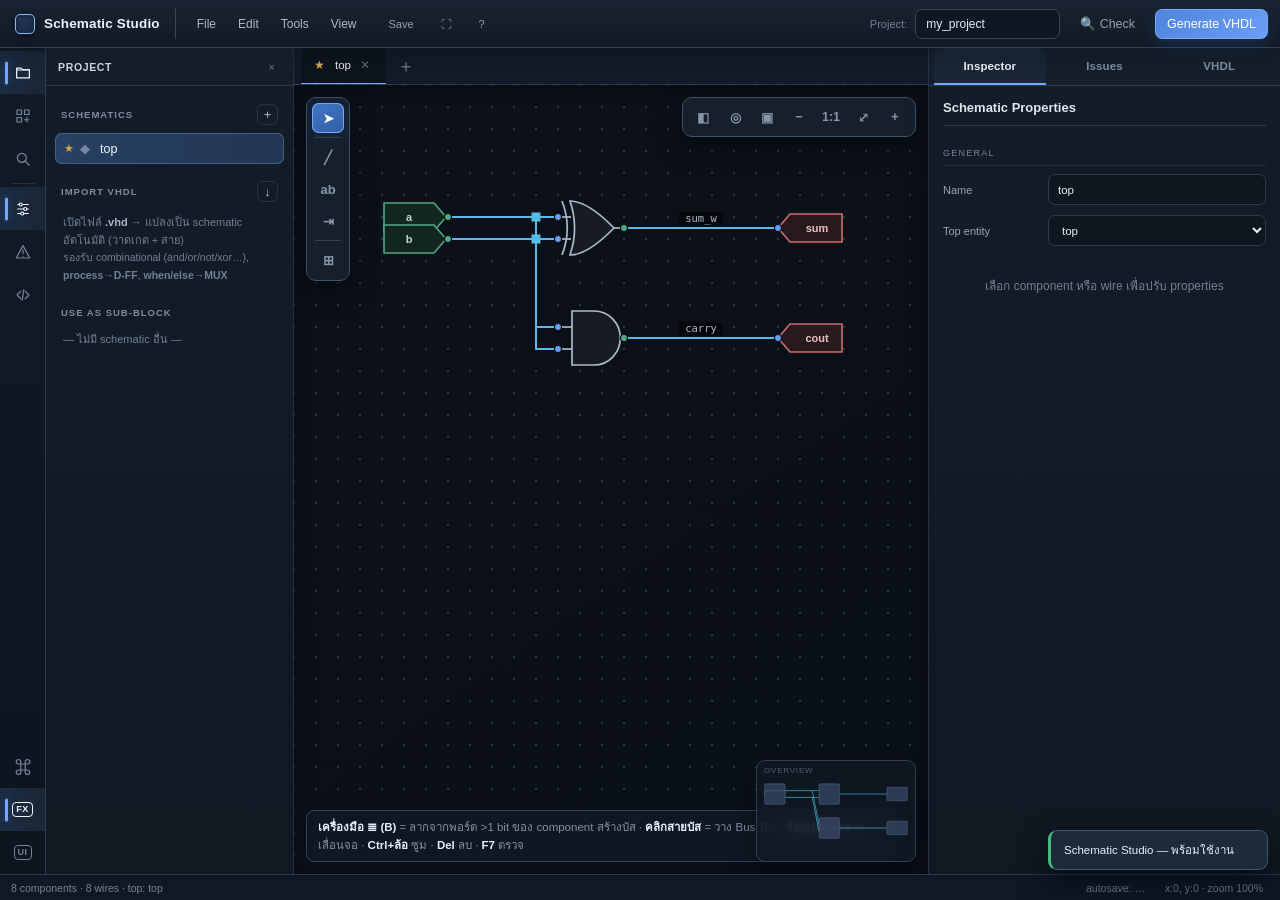
<file: schematic2vhdl/index.legacy.html>
<!DOCTYPE html>
<html lang="th">
<head>
<meta charset="UTF-8">
<meta name="viewport" content="width=device-width, initial-scale=1.0">
<title>Schematic Studio — VHDL Generator for Spartan-7 / Vivado</title>
<style>
:root{
  --bg-0:#0a0f1c; --bg-1:#101728; --bg-2:#172033; --bg-3:#1f2a42;
  --line:#2a3756; --line-2:#3a4a70;
  --ink:#e9eef9; --ink-dim:#a8b5d1; --muted:#6c7a99;
  --accent:#5b8def; --accent-2:#7c5cff;
  --ok:#34d399; --warn:#fbbf24; --err:#f87171; --info:#38bdf8;
  --wire:#5dd5ff; --wire-bus:#c084fc; --wire-sel:#fde68a;
  --gate-fill:#1d2940; --gate-stroke:#9bb0d8;
  --in-fill:#14342a; --in-stroke:#34d399; --in-text:#bff0db;
  --out-fill:#3a1f2b; --out-stroke:#f87171; --out-text:#ffd2dc;
  --grid:#1a2336; --grid-dot:#2a3553;
  --sh-1:0 1px 2px #0006; --sh-2:0 6px 22px #000a; --sh-3:0 16px 40px #000b;
}
*{box-sizing:border-box}
html,body{margin:0;height:100%;background:var(--bg-0);color:var(--ink);
  font-family:"Inter","Segoe UI",system-ui,sans-serif;font-size:13px;overflow:hidden;-webkit-font-smoothing:antialiased;
  user-select:none;-webkit-user-select:none;-moz-user-select:none}
/* text can only be highlighted where it's actually needed: editable fields and
   the generated-code panel (so it can still be copied by selection) */
input,select,textarea,[contenteditable="true"],#vhdlOutput{user-select:text;-webkit-user-select:text;-moz-user-select:text}
button{font-family:inherit;font-size:inherit}
input,select,textarea{font-family:inherit;color:var(--ink);background:var(--bg-2);
  border:1px solid var(--line);border-radius:6px;padding:6px 9px;outline:none}
input:focus,select:focus,textarea:focus{border-color:var(--accent)}
.mono{font-family:"JetBrains Mono","Consolas",monospace}

/* ---------- Layout ---------- */
#app{display:grid;grid-template-rows:46px 1fr 24px;height:100vh}
.topbar{display:flex;align-items:center;gap:10px;padding:0 14px;background:linear-gradient(180deg,#161f33,#101728);border-bottom:1px solid var(--line);position:relative;z-index:50}
.brand{font-weight:700;font-size:14px;letter-spacing:.3px;background:linear-gradient(135deg,#7c5cff,#5dd5ff);-webkit-background-clip:text;background-clip:text;color:transparent;padding-right:8px;border-right:1px solid var(--line)}
.menu{display:flex;gap:2px}
.menu>.mi{position:relative}
.menu>.mi>button{background:transparent;border:none;color:var(--ink-dim);padding:6px 10px;border-radius:6px;cursor:pointer;font-weight:500}
.menu>.mi>button:hover,.menu>.mi.open>button{background:var(--bg-2);color:var(--ink)}
.dd{position:absolute;top:100%;left:0;min-width:200px;background:var(--bg-2);border:1px solid var(--line);border-radius:8px;box-shadow:var(--sh-2);padding:5px;display:none;z-index:100}
.menu>.mi.open .dd{display:block}
.dd button{display:flex;align-items:center;gap:8px;width:100%;background:transparent;border:none;color:var(--ink);padding:7px 10px;border-radius:5px;cursor:pointer;text-align:left}
.dd button:hover{background:var(--bg-3)}
.dd .kbd{margin-left:auto;color:var(--muted);font-size:11px;font-family:"JetBrains Mono",monospace}
.dd hr{border:none;border-top:1px solid var(--line);margin:4px 2px}
.grow{flex:1}
.btn{background:var(--bg-2);color:var(--ink);border:1px solid var(--line);padding:6px 12px;border-radius:6px;cursor:pointer;font-weight:500;display:inline-flex;align-items:center;gap:6px}
.btn:hover{border-color:var(--accent);background:var(--bg-3)}
.btn-primary{background:linear-gradient(135deg,#5b8def,#7c5cff);border:none;color:white;padding:7px 14px}
.btn-primary:hover{filter:brightness(1.1)}
.btn-success{background:linear-gradient(135deg,#10b981,#34d399);border:none;color:#06281c}
.btn-ghost{background:transparent;border:none;color:var(--ink-dim);padding:5px 9px}
.btn-ghost:hover{background:var(--bg-2);color:var(--ink)}
.proj-name{background:var(--bg-2);border:1px solid var(--line);border-radius:6px;padding:5px 8px;width:160px}

.workspace{display:grid;grid-template-columns:260px minmax(0,1fr) 380px;overflow:hidden}
@media (max-width:1280px){.workspace{grid-template-columns:220px minmax(0,1fr) 330px}}
@media (max-width:1000px){.workspace{grid-template-columns:190px minmax(0,1fr) 290px}}
.pane{background:var(--bg-1);border-right:1px solid var(--line);display:flex;flex-direction:column;overflow:hidden}
.pane.right{border-right:none;border-left:1px solid var(--line)}
.pane-tabs{display:flex;background:var(--bg-2);border-bottom:1px solid var(--line)}
.pane-tabs button{flex:1;background:transparent;border:none;color:var(--ink-dim);padding:9px;cursor:pointer;font-weight:500;border-bottom:2px solid transparent}
.pane-tabs button.active{color:var(--ink);border-bottom-color:var(--accent);background:var(--bg-1)}
.pane-body{flex:1;overflow:auto}
.pane-body.hidden{display:none}

.canvas-area{display:flex;flex-direction:column;background:var(--bg-0);overflow:hidden;position:relative}
.sch-tabs{display:flex;align-items:center;background:var(--bg-1);border-bottom:1px solid var(--line);padding:0 6px;overflow-x:auto;flex:none;height:36px}
.sch-tab{display:inline-flex;align-items:center;gap:6px;padding:7px 12px;color:var(--ink-dim);background:transparent;border:none;cursor:pointer;border-top:2px solid transparent;border-bottom:1px solid transparent;margin:0 2px;font-weight:500;white-space:nowrap}
.sch-tab.active{color:var(--ink);background:var(--bg-0);border-top-color:var(--accent);border-bottom-color:var(--bg-0)}
.sch-tab .close{opacity:.4;padding:0 3px;border-radius:3px}
.sch-tab .close:hover{opacity:1;background:var(--err);color:white}
.sch-tab.top::before{content:"★";color:var(--warn);margin-right:4px}
.sch-newbtn{background:transparent;border:none;color:var(--muted);font-size:18px;cursor:pointer;padding:2px 8px;border-radius:5px}
.sch-newbtn:hover{color:var(--ink);background:var(--bg-2)}

.canvas-host{flex:1;position:relative;overflow:hidden;background:
  radial-gradient(circle at 1px 1px,var(--grid-dot) 1px,transparent 0) 0 0/22px 22px,
  linear-gradient(180deg,#0a0f1c,#0c1322)}
#canvas{width:100%;height:100%;display:block;touch-action:none;cursor:default}
.overlay{position:absolute;pointer-events:none;inset:0}
.overlay > *{pointer-events:auto}
.canvas-tools{position:absolute;right:14px;top:14px;background:var(--bg-2);border:1px solid var(--line);border-radius:8px;padding:4px;display:flex;gap:2px;box-shadow:var(--sh-1)}
.canvas-tools button{background:transparent;border:none;color:var(--ink-dim);width:30px;height:28px;cursor:pointer;border-radius:5px;font-weight:600}
.canvas-tools button:hover{background:var(--bg-3);color:var(--ink)}
/* ISE-style vertical tool palette (modal drawing tools) */
.canvas-toolbar{position:absolute;left:14px;top:14px;background:var(--bg-2);border:1px solid var(--line);border-radius:8px;padding:4px;display:flex;flex-direction:column;gap:2px;box-shadow:var(--sh-1)}
.canvas-toolbar button{background:transparent;border:none;color:var(--ink-dim);width:32px;height:30px;cursor:pointer;border-radius:5px;font-size:13px;font-weight:600;display:flex;align-items:center;justify-content:center}
.canvas-toolbar button:hover{background:var(--bg-3);color:var(--ink)}
.canvas-toolbar button.active{background:var(--accent);color:#fff}
.canvas-toolbar hr{border:none;border-top:1px solid var(--line);margin:2px 3px}
.canvas-hint{position:absolute;left:14px;bottom:14px;background:#0008;backdrop-filter:blur(8px);border:1px solid var(--line);padding:7px 28px 7px 12px;border-radius:6px;font-size:11.5px;color:var(--ink-dim);max-width:520px;pointer-events:none}
.canvas-hint b{color:var(--ink)}
.canvas-hint .hint-close{pointer-events:auto;position:absolute;top:2px;right:4px;background:transparent;border:none;color:var(--muted);cursor:pointer;font-size:14px;line-height:1;padding:2px 4px}
.canvas-hint .hint-close:hover{color:var(--ink)}

.statusbar{background:var(--bg-1);border-top:1px solid var(--line);display:flex;align-items:center;padding:0 14px;font-size:11.5px;color:var(--muted);gap:14px}
.statusbar .ok{color:var(--ok)}
.statusbar .warn{color:var(--warn)}
.statusbar .err{color:var(--err)}

/* ---------- Project tree ---------- */
.tree{padding:6px}
.tree-group{margin-bottom:10px}
.tree-group h4{margin:0;padding:7px 6px 4px;font-size:10.5px;letter-spacing:1.3px;color:var(--muted);text-transform:uppercase;display:flex;align-items:center;gap:6px}
.tree-group h4 .add{margin-left:auto;display:inline-flex;align-items:center;justify-content:center;background:transparent;border:1px solid var(--line);color:var(--ink-dim);width:20px;height:20px;padding:0;box-sizing:border-box;border-radius:4px;cursor:pointer;line-height:1;font-size:16px}
.tree-group h4 .add:hover{background:var(--accent);color:white;border-color:var(--accent)}
.tree-item{display:flex;align-items:center;gap:7px;padding:6px 8px;margin:2px 4px;border-radius:5px;cursor:pointer;color:var(--ink-dim)}
.tree-item:hover{background:var(--bg-2);color:var(--ink)}
.tree-item.active{background:var(--bg-3);color:var(--ink)}
.tree-item .star{color:transparent;font-size:11px}
.tree-item.top .star{color:var(--warn)}
.tree-item .ico{width:14px;flex:none;color:var(--accent)}
.tree-item .label{flex:1;overflow:hidden;text-overflow:ellipsis;white-space:nowrap}
.tree-item .acts{display:none;gap:2px}
.tree-item:hover .acts{display:flex}
.tree-item .acts button{background:transparent;border:none;color:var(--muted);cursor:pointer;padding:2px 4px;border-radius:3px}
.tree-item .acts button:hover{color:var(--ink);background:var(--bg-2)}

/* ---------- Palette ---------- */
.palette{padding:6px}
.pal-group{margin-bottom:6px}
.pal-group h4{margin:0;padding:7px 6px 4px;font-size:10.5px;letter-spacing:1.3px;color:var(--muted);text-transform:uppercase}
.pal-grid{display:grid;grid-template-columns:1fr 1fr;gap:6px;padding:0 4px}
.ptile{display:flex;flex-direction:column;align-items:center;gap:4px;padding:8px 4px;background:var(--bg-2);border:1px solid var(--line);border-radius:7px;cursor:grab;user-select:none;transition:.15s}
.ptile:hover{border-color:var(--accent);background:var(--bg-3);transform:translateY(-1px)}
.ptile:active{cursor:grabbing}
.ptile svg{display:block}
.ptile span{font-size:11px;color:var(--ink-dim);font-weight:500}
.ptile:hover span{color:var(--ink)}

/* ---------- Inspector ---------- */
.insp{padding:12px}
.insp h3{margin:0 0 10px;font-size:13px;font-weight:600;color:var(--ink);display:flex;align-items:center;gap:6px}
.insp .row{display:grid;grid-template-columns:90px 1fr;gap:8px;align-items:center;margin-bottom:8px}
.insp .row label{font-size:11.5px;color:var(--ink-dim);font-weight:500}
.insp .row input,.insp .row select{width:100%}
.insp .empty{padding:20px;color:var(--muted);text-align:center;font-size:12px}

/* ---------- Errors panel ---------- */
.err-list{padding:8px}
.err-item{display:flex;align-items:flex-start;gap:8px;padding:8px 10px;border-radius:6px;background:var(--bg-2);margin-bottom:6px;font-size:12px;border-left:3px solid var(--err)}
.err-item.warn{border-left-color:var(--warn)}
.err-item.info{border-left-color:var(--info)}
.err-item .ico{flex:none;font-weight:700;color:var(--err)}
.err-item.warn .ico{color:var(--warn)}
.err-item.info .ico{color:var(--info)}
.err-item .msg{flex:1;color:var(--ink)}
.err-item .ref{color:var(--ink-dim);font-size:11px;margin-top:2px}
.err-empty{padding:30px;text-align:center;color:var(--ok);font-size:13px}

/* ---------- VHDL panel ---------- */
.vhdl-pane{display:flex;flex-direction:column;height:100%}
.vhdl-tools{display:flex;gap:6px;padding:8px;border-bottom:1px solid var(--line);align-items:center}
.vhdl-tools select{flex:1}
.vhdl-pane pre{flex:1;margin:0;padding:12px 14px;overflow:auto;font-family:"JetBrains Mono","Consolas",monospace;font-size:12px;line-height:1.55;tab-size:2;color:var(--ink)}
.kw{color:#ff8fb0}.ty{color:#7fd6ff}.cm{color:#6f7da0;font-style:italic}.st{color:#fbbf24}

/* ---------- SVG node ---------- */
/* size + fill come from each element's own attributes; CSS must not override them */
.node text{font-family:"Inter",sans-serif;pointer-events:none}
.node .body{cursor:move}
.node .body *{transition:filter .12s}
.node.selected .body :where(rect,path,polygon,circle,line){filter:drop-shadow(0 0 6px var(--accent))}
.node.selected .body :where(rect,path,polygon).glow{stroke:var(--accent)}
.port{cursor:crosshair}
.port .hit{fill:transparent;stroke:none}
.port .port-dot{transition:r .1s}
.port:hover .port-dot{r:5.5px}
.port.pending .port-dot{r:5.5px;filter:drop-shadow(0 0 5px var(--accent-2))}
.wire{cursor:pointer;fill:none;stroke-width:2;pointer-events:none;stroke-linecap:round;stroke-linejoin:round}
.wire-hit{fill:none;stroke:transparent;stroke-width:12;pointer-events:stroke}
/* a bus (width > 1) draws as a big, thick, solid line — unmistakable vs a
   1-bit signal (2px) */
.wire.bus{stroke-width:6.5}
/* hover any part of a wire → the whole run brightens and lifts, so overlapping
   wires can be told apart by pointing at them */
.wire-group:hover .wire{stroke-width:3.5;filter:drop-shadow(0 0 5px var(--wire-sel))}
.wire-group:hover .wire.bus{stroke-width:8}
.wire-group.sel .wire{filter:drop-shadow(0 0 4px var(--wire-sel))}
.port:hover rect.port-dot{filter:drop-shadow(0 0 4px var(--wire-bus))}
.wire.selected{stroke:var(--wire-sel);filter:drop-shadow(0 0 4px var(--wire-sel))}
.wire-label{fill:var(--ink-dim);font-size:10.5px;font-family:"JetBrains Mono",monospace;pointer-events:none;text-anchor:middle}

/* ---------- Modal ---------- */
.modal-bg{position:fixed;inset:0;background:#000a;backdrop-filter:blur(4px);display:flex;align-items:center;justify-content:center;z-index:1000}
.modal{background:var(--bg-1);border:1px solid var(--line);border-radius:12px;box-shadow:var(--sh-3);width:560px;max-width:92vw;max-height:88vh;display:flex;flex-direction:column;overflow:hidden}
.modal h2{margin:0;padding:14px 18px;font-size:15px;font-weight:600;border-bottom:1px solid var(--line);display:flex;align-items:center;gap:8px}
.modal h2 .close{margin-left:auto;background:transparent;border:none;color:var(--muted);cursor:pointer;font-size:22px;line-height:1;padding:0 4px}
.modal h2 .close:hover{color:var(--err)}
.modal-body{padding:16px 18px;overflow:auto;flex:1}
.modal-foot{padding:12px 18px;border-top:1px solid var(--line);display:flex;justify-content:flex-end;gap:8px}
.modal .row{display:grid;grid-template-columns:110px 1fr;gap:10px;align-items:center;margin-bottom:10px}
.modal .row label{font-size:12px;color:var(--ink-dim)}
.modal textarea{width:100%;min-height:140px;resize:vertical;font-family:"JetBrains Mono",monospace;font-size:12px}
.port-row{display:grid;grid-template-columns:1fr 90px 80px 30px;gap:6px;margin-bottom:6px;align-items:center}
.port-row input,.port-row select{width:100%}
.port-row button{background:transparent;border:1px solid var(--line);color:var(--err);width:30px;height:30px;border-radius:5px;cursor:pointer}
.port-row button:hover{background:var(--err);color:white}

/* ---------- Toast ---------- */
.toast-stack{position:fixed;bottom:34px;right:18px;display:flex;flex-direction:column;gap:8px;z-index:2000;pointer-events:none}
.toast{background:var(--bg-2);border:1px solid var(--line);border-left:3px solid var(--accent);padding:10px 14px;border-radius:8px;box-shadow:var(--sh-2);min-width:240px;max-width:380px;font-size:12.5px;animation:slideIn .25s}
.toast.ok{border-left-color:var(--ok)}.toast.warn{border-left-color:var(--warn)}.toast.err{border-left-color:var(--err)}
@keyframes slideIn{from{transform:translateX(20px);opacity:0}to{transform:translateX(0);opacity:1}}

/* ---------- Misc ---------- */
::-webkit-scrollbar{width:10px;height:10px}
::-webkit-scrollbar-track{background:transparent}
::-webkit-scrollbar-thumb{background:#2a3756;border-radius:5px}
::-webkit-scrollbar-thumb:hover{background:#3a4a70}
</style>
</head>
<body>
<div id="app">

  <!-- ===== TOP BAR ===== -->
  <header class="topbar">
    <div class="brand">⬡ Schematic Studio</div>
    <nav class="menu" id="menu">
      <div class="mi"><button data-menu="file">File</button>
        <div class="dd">
          <button data-act="new-project">📄 New Project</button>
          <button data-act="open-project">📂 Open Project…<span class="kbd">Ctrl+O</span></button>
          <button data-act="save-project">💾 Save Project<span class="kbd">Ctrl+S</span></button>
          <button data-act="save-as-project">Save Project As…</button>
          <hr>
          <button data-act="new-sch">＋ New Schematic</button>
          <button data-act="rename-sch">Rename Active Schematic</button>
          <button data-act="set-top">★ Set Active as Top</button>
          <hr>
          <button data-act="export-vhdl">⚙ Export VHDL (Top)</button>
          <button data-act="export-all">Export .vhd (top + entity ที่ใช้)</button>
        </div></div>
      <div class="mi"><button data-menu="edit">Edit</button>
        <div class="dd">
          <button data-act="undo">↶ Undo<span class="kbd">Ctrl+Z</span></button>
          <button data-act="redo">↷ Redo<span class="kbd">Ctrl+Y / Ctrl+Shift+Z</span></button>
          <hr>
          <button data-act="copy">⎘ Copy<span class="kbd">Ctrl+C</span></button>
          <button data-act="paste">⎘ Paste<span class="kbd">Ctrl+V</span></button>
          <button data-act="cut">✂ Cut<span class="kbd">Ctrl+X</span></button>
          <button data-act="duplicate">Duplicate<span class="kbd">Ctrl+D</span></button>
          <button data-act="delete-sel">Delete<span class="kbd">Del</span></button>
          <hr>
          <button data-act="clear-sch">Clear Schematic</button>
        </div></div>
      <div class="mi"><button data-menu="tools">Tools</button>
        <div class="dd">
          <button data-act="import-vhdl">↓ Import VHDL as Schematic…</button>
          <hr>
          <button data-act="synth">🔍 Run Synthesis Check<span class="kbd">F7</span></button>
          <button data-act="rename-wire">Rename Selected Wire</button>
        </div></div>
      <div class="mi"><button data-menu="view">View</button>
        <div class="dd">
          <button data-act="zoom-fit">Fit to View<span class="kbd">Home</span></button>
          <button data-act="zoom-100">Zoom 100%</button>
          <button data-act="zoom-in">Zoom In<span class="kbd">Ctrl+ล้อเมาส์</span></button>
          <button data-act="zoom-out">Zoom Out</button>
          <hr>
          <button data-act="toggle-hops" id="miHops">⤴ จุดตัดสาย: เรียบ (แบบ ISE)</button>
          <button data-act="show-hint">💡 แสดงคำแนะนำ</button>
        </div></div>
    </nav>
    <div class="grow"></div>
    <span style="font-size:11px;color:var(--muted)">Project:</span>
    <input class="proj-name" id="projectName" value="my_project" spellcheck="false">
    <button class="btn btn-ghost" data-act="synth" title="Run synthesis check (F7)">🔍 Check</button>
    <button class="btn btn-primary" data-act="gen-vhdl">⚙ Generate VHDL</button>
  </header>

  <!-- ===== WORKSPACE ===== -->
  <div class="workspace">

    <!-- Left pane -->
    <aside class="pane">
      <div class="pane-tabs">
        <button class="active" data-ltab="project">Project</button>
        <button data-ltab="palette">Components</button>
      </div>
      <div class="pane-body" id="projectPane"></div>
      <div class="pane-body hidden" id="palettePane"></div>
    </aside>

    <!-- Canvas -->
    <main class="canvas-area">
      <div class="sch-tabs" id="schTabs"></div>
      <div class="canvas-host">
        <svg id="canvas" xmlns="http://www.w3.org/2000/svg"></svg>
        <div class="overlay">
          <div class="canvas-toolbar" id="canvasToolbar">
            <button data-tool="select" class="active" title="เลือก / ย้าย  (Esc)">➤</button>
            <hr>
            <button data-tool="wire"     title="Add Wire (W) — คลิกพอร์ต→พอร์ต ต่อสาย, คลิกกลางสาย = แยกสาย">╱</button>
            <button data-tool="netname"  title="Add Net Name (N) — คลิกสายเพื่อตั้งชื่อ · พิมพ์ data(7:0) เพื่อกำหนดบัส">ab</button>
            <!-- BUS DISABLED (commented out): <button data-tool="bus" title="Add Bus (B)">≣</button> -->
            <button data-tool="iomarker" title="Add I/O Marker (I) — คลิกขาที่ว่างเพื่อติด INPUT/OUTPUT">⇥</button>
            <hr>
            <button data-tool="symbol"   title="Add Symbol — เปิดแผง Components">⊞</button>
          </div>
          <div class="canvas-tools">
            <button data-act="zoom-out" title="Zoom out">−</button>
            <button data-act="zoom-100" title="100%">1:1</button>
            <button data-act="zoom-fit" title="Fit">⤢</button>
            <button data-act="zoom-in" title="Zoom in">+</button>
          </div>
          <div class="canvas-hint" id="canvasHint">
            <button class="hint-close" id="hintClose" title="ซ่อนคำแนะนำ">✕</button>
            <span id="canvasHintText"><b>เครื่องมือ ≣ (B)</b> = ลากจากพอร์ต >1 bit ของ component สร้างบัส · <b>คลิกสายบัส</b> = วาง Bus Tap · <b>ล้อ/Space+ลาก</b> เลื่อนจอ · <b>Ctrl+ล้อ</b> ซูม · <b>Del</b> ลบ · <b>F7</b> ตรวจ</span>
          </div>
        </div>
      </div>
    </main>

    <!-- Right pane -->
    <aside class="pane right">
      <div class="pane-tabs">
        <button class="active" data-rtab="inspector">Inspector</button>
        <button data-rtab="errors">Issues</button>
        <button data-rtab="vhdl">VHDL</button>
      </div>
      <div class="pane-body" id="inspectorPane"></div>
      <div class="pane-body hidden" id="errorsPane"></div>
      <div class="pane-body hidden vhdl-pane" id="vhdlPane">
        <div class="vhdl-tools">
          <select id="vhdlEntitySel"></select>
          <button class="btn" data-act="copy-vhdl">Copy</button>
          <button class="btn" data-act="download-vhdl">.vhd</button>
        </div>
        <pre id="vhdlOutput" class="mono"><span class="cm">-- กดปุ่ม "⚙ Generate VHDL" ด้านบน เพื่อสร้างโค้ดจากวงจร</span></pre>
      </div>
    </aside>
  </div>

  <div class="statusbar">
    <span id="statCounts">0 components · 0 wires</span>
    <span class="grow"></span>
    <span id="statAutosave">autosave: …</span>
    <span id="statMouse">x:0, y:0  ·  zoom 100%</span>
  </div>
</div>

<div id="modalRoot"></div>
<div class="toast-stack" id="toastStack"></div>

<script>
"use strict";

/* =========================================================================
   Schematic Studio
   - vanilla JS + SVG, single file
   - features: projects with multiple schematics, top selection,
     custom component wizard, bus signals, configurable multi-input
     gates / MUX / DEMUX / encoders / decoders, JK / D / T / SR flip-flops
     with rising/falling edge, save/load JSON, auto-save to localStorage,
     synthesis check, VHDL generation for Spartan-7 / Vivado.
   ========================================================================= */

const SVGNS = "http://www.w3.org/2000/svg";
const $ = s => document.querySelector(s);
const $$ = s => Array.from(document.querySelectorAll(s));
const canvas = $("#canvas");

const GRID = 11;            // snap-to-grid step (px)
const AUTOSAVE_KEY = "schstudio.autosave.v2";
const AUTOSAVE_MS = 4000;
// crossing style: "plain" = clean ISE-style crossings, "hop" = bump over
let HOP_STYLE = "plain";
try{ HOP_STYLE = localStorage.getItem("schstudio.hopStyle") || "plain"; }catch(_){}

/* ---------- helpers ---------- */
let _uidN = 1;
const uid = (p="i") => p + (_uidN++);
const VHDL_RESERVED = new Set(("abs access after alias all and architecture array assert attribute begin block body buffer bus case component configuration constant disconnect downto else elsif end entity exit file for function generate generic group guarded if impure in inertial inout is label library linkage literal loop map mod nand new next nor not null of on open or others out package port postponed procedure process pure range record register reject rem report return rol ror select severity shared signal sla sll sra srl subtype then to transport type unaffected units until use variable wait when while with xnor xor").split(" "));
const sanId = s => {
  s = (s||"").trim().toLowerCase().replace(/[^a-z0-9_]/g,"_");
  // VHDL identifiers may not start/end with '_' nor contain '__'; a non-Latin name
  // (e.g. all-Thai) collapses to underscores here, so normalise then fall back —
  // otherwise the whole design fails to compile on an otherwise-valid label.
  s = s.replace(/_+/g,"_").replace(/^_+|_+$/g,"");
  if(!s) s="net";
  if(/^[0-9]/.test(s)) s="n_"+s;
  if(VHDL_RESERVED.has(s)) s += "_s";   // VHDL reserved word → keep identifier legal
  return s;
};
const clamp = (v,a,b)=>Math.max(a,Math.min(b,v));
const snap = v => Math.round(v/GRID)*GRID;
const esc = s => String(s).replace(/&/g,"&amp;").replace(/</g,"&lt;").replace(/>/g,"&gt;");
function el(tag, attrs={}, children=[]){
  const e = document.createElementNS(SVGNS, tag);
  for(const k in attrs) if(attrs[k]!==undefined&&attrs[k]!==null) e.setAttribute(k, attrs[k]);
  for(const c of children) if(c) e.appendChild(c);
  return e;
}
function txt(x,y,s,opts={}){
  const t = el("text",{x,y,fill:opts.fill||"var(--ink)","text-anchor":opts.anchor||"start","font-size":opts.size||11,"font-weight":opts.weight||500});
  t.textContent = s;
  return t;
}
function toast(msg, kind="info", ms=2400){
  const stack = $("#toastStack");
  while(stack.children.length >= 4) stack.firstChild.remove();
  const div = document.createElement("div");
  div.className = "toast " + ({info:"",ok:"ok",warn:"warn",err:"err"}[kind]||"");
  div.textContent = msg;
  stack.appendChild(div);
  setTimeout(()=>{ div.style.opacity="0"; div.style.transition=".25s"; setTimeout(()=>div.remove(),250); }, ms);
}

/* =========================================================================
   COMPONENT TYPE DEFINITIONS
   Each entry provides:
     label, category, defaultParams,
     size(p) -> {w, h}
     ports(p) -> [{ id, dir:'in'|'out', dx, dy, width, label? }]
     shape(p) -> svg innerHTML for the body group (origin 0,0)
     vhdl(ctx) -> { stmts:[], processes:[], decls:[] } (combinational gates
                                                       just return expr str)
   ========================================================================= */
const HBASE = 56;
const STEP  = 24;

function gatePortsAndSize(p, withBubble=false){
  const n = clamp(p.inputs||2, 1, 8);
  // h = 22*(n+1) puts every input at 22*i and the output at 11*(n+1) —
  // all GRID (11px) multiples, so snapped components wire up dead straight
  const h = 22 * (n + 1);
  // width GROWS with the input count so a many-input gate stays balanced (not a thin
  // tall sliver); always a GRID multiple so the output port lands on the grid.
  const w = GRID * clamp(4 + n, 6, 12);   // n=2 → 66 … n=8 → 132
  const ins = [];
  for(let i=0;i<n;i++){
    ins.push({id:"i"+i, dir:"in", dx:0, dy: Math.round(h/(n+1) * (i+1))});
  }
  const out = {id:"o", dir:"out", dx:w, dy: Math.round(h/2)};
  return { ports:[...ins,out], size:{w,h} };
}
function gateBodyShape(p, kind){
  const n = clamp(p.inputs||2, 1, 8);
  const h = 22 * (n + 1);   // must match gatePortsAndSize
  const w = GRID * clamp(4 + n, 6, 12);   // must match gatePortsAndSize
  const cy = h/2, r = (h-12)/2;
  const hasBubble = (kind==="nand"||kind==="nor"||kind==="xnor"||kind==="not");
  // AND cap radius scales with the (now input-count-scaled) width so the D-curve
  // fills the body proportionally instead of flattening into a box on tall gates.
  const rx = Math.min(r, Math.round(w*0.4));
  // where input stubs end / the body's right tip (bubble + output stub start here)
  const inX = (kind==="or"||kind==="nor") ? 20 : (kind==="xor"||kind==="xnor") ? 13 : 15;
  const re  = (kind==="and"||kind==="nand") ? Math.round((w*0.55 + rx)*10)/10
            : (kind==="not"||kind==="buf") ? 14 + (h - 8) : w-10;  // ISE: triangle width == height (1:1)
  // connection stubs so wires visually reach the gate body
  let stubs = "";
  for(let i=0;i<n;i++){
    const y = Math.round(h/(n+1) * (i+1));
    stubs += `<line x1="0" y1="${y}" x2="${inX}" y2="${y}" stroke="var(--gate-stroke)" stroke-width="1.7"/>`;
  }
  stubs += `<line x1="${re}" y1="${cy}" x2="${w}" y2="${cy}" stroke="var(--gate-stroke)" stroke-width="1.7"/>`;
  let body = "";
  if(kind==="and"||kind==="nand"){
    body = `<path class="glow" d="M14,6 L${w*0.55},6 A${rx},${r} 0 0 1 ${w*0.55},${h-6} L14,${h-6} Z"
            fill="var(--gate-fill)" stroke="var(--gate-stroke)" stroke-width="1.7"/>`;
  } else if(kind==="or"||kind==="nor"||kind==="xor"||kind==="xnor"){
    const bx = (kind==="xor"||kind==="xnor") ? 12 : 8;
    body = `<path class="glow" d="M${bx},6 Q${w*0.32},${cy} ${bx},${h-6}
            Q${w*0.45},${h-6} ${w-10},${cy} Q${w*0.45},6 ${bx},6 Z"
            fill="var(--gate-fill)" stroke="var(--gate-stroke)" stroke-width="1.7"/>`;
    if(kind==="xor"||kind==="xnor"){
      body = `<path d="M4,6 Q${w*0.22},${cy} 4,${h-6}" fill="none" stroke="var(--gate-stroke)" stroke-width="1.7"/>` + body;
    }
  } else if(kind==="not"||kind==="buf"){
    // ISE 14.7 inv/buf symbol: an isoceles triangle whose depth EQUALS its base
    // height (64x64 in ISE units, 1:1) — pointing right, filling the cell height
    body = `<path class="glow" d="M14,4 L${re},${cy} L14,${h-4} Z" fill="var(--gate-fill)" stroke="var(--gate-stroke)" stroke-width="1.7"/>`;
  }
  // inversion bubble sits flush on the body tip; ISE draws the inverter bubble
  // noticeably larger (r = triangle/4) than the small gate-output bubbles
  const br = (kind==="not") ? 7 : 4;
  const bubble = hasBubble
    ? `<circle cx="${re+br}" cy="${cy}" r="${br}" fill="var(--gate-fill)" stroke="var(--gate-stroke)" stroke-width="1.4"/>`
    : "";
  return stubs + body + bubble;
}
function gateDef(kind, label, op, defaultIns=2){
  return {
    label, category:"gate",
    defaultParams: kind==="not"||kind==="buf" ? {inputs:1} : {inputs:defaultIns},
    paramSchema: kind==="not"||kind==="buf" ? [] : [{key:"inputs", label:"Inputs", type:"int", min:2, max:8}],
    size(p){ return gatePortsAndSize(p).size; },
    ports(p){ return gatePortsAndSize(p).ports; },
    shape(p){ return gateBodyShape(p, kind); },
    expr(ins){
      if(kind==="not") return `not ${ins[0]}`;
      if(kind==="buf") return `${ins[0]}`;
      if(kind==="and") return ins.join(" and ");
      if(kind==="or")  return ins.join(" or ");
      if(kind==="nand")return "not (" + ins.join(" and ") + ")";
      if(kind==="nor") return "not (" + ins.join(" or ") + ")";
      if(kind==="xor") return ins.join(" xor ");
      if(kind==="xnor")return "not (" + ins.join(" xor ") + ")";
      return ins[0];
    }
  };
}

/* Block-style helpers for MUX / DEMUX / ENC / DEC / FF */
function blockSize(w,h){ return {w,h}; }
function blockShape(label, w, h, sub){
  // title sits near the top so it never collides with per-pin labels on tall blocks
  return `<rect class="glow" x="6" y="6" width="${w-12}" height="${h-12}" rx="4"
            fill="var(--gate-fill)" stroke="var(--gate-stroke)" stroke-width="1.7"/>
          <text x="${w/2}" y="22" text-anchor="middle" font-size="11.5" font-weight="600" fill="var(--ink)">${label}</text>
          ${sub ? `<text x="${w/2}" y="34" text-anchor="middle" font-size="9.5" fill="var(--ink-dim)">${sub}</text>` : ""}`;
}
/* IN/OUT flag geometry: width follows the label so long names never overflow */
function ioLabel(p){ return (p.name||"") + ((p.width||1)>1 ? `(${p.width-1}:0)` : ""); }
// width rounded up to a GRID multiple so the port x lands on the grid
function ioShapeW(p){ return Math.ceil(Math.max(56, Math.round(ioLabel(p).length*6.3) + 28) / GRID) * GRID; }
/* clock-edge mark for flip-flops: triangle, plus a bubble for falling edge */
function edgeMark(cy, edge){
  const off = edge==="falling" ? 7 : 0;
  const bub = edge==="falling"
    ? `<circle cx="2.5" cy="${cy}" r="3.5" fill="var(--gate-fill)" stroke="var(--gate-stroke)" stroke-width="1.4"/>` : "";
  return `${bub}<polyline points="${off},${cy-6} ${off+8},${cy} ${off},${cy+6}" fill="none" stroke="var(--gate-stroke)" stroke-width="1.6"/>`;
}

const TYPES = {
  /* ---------- I/O ---------- */
  IN: {
    label:"INPUT", category:"io",
    defaultParams:{name:"in", width:1},
    paramSchema:[
      {key:"name",   label:"Pin name",     type:"string"},
      // BUS DISABLED (commented out — locks IN/OUT to 1 bit): {key:"width", label:"Bus width", type:"int", min:1, max:64},
    ],
    size:p=>({w: ioShapeW(p), h:44}),
    ports:p=>{const w=ioShapeW(p); return [{id:"o",dir:"out",dx:w,dy:22,width:p.width}];},
    shape(p){
      const w = ioShapeW(p);
      return `<path class="glow" d="M2,8 L${w-14},8 L${w-2},22 L${w-14},36 L2,36 Z"
                fill="var(--in-fill)" stroke="var(--in-stroke)" stroke-width="1.6"/>
              <text x="${(w-12)/2}" y="26" text-anchor="middle" font-size="11" fill="var(--in-text)" font-weight="600">${esc(ioLabel(p))}</text>`;
    }
  },
  OUT: {
    label:"OUTPUT", category:"io",
    defaultParams:{name:"out", width:1},
    paramSchema:[
      {key:"name",   label:"Pin name",     type:"string"},
      // BUS DISABLED (commented out — locks IN/OUT to 1 bit): {key:"width", label:"Bus width", type:"int", min:1, max:64},
    ],
    size:p=>({w: ioShapeW(p), h:44}),
    ports:p=>{const w=ioShapeW(p); return [{id:"i",dir:"in",dx:0,dy:22,width:p.width}];},
    shape(p){
      const w = ioShapeW(p);
      return `<path class="glow" d="M0,22 L12,8 L${w-2},8 L${w-2},36 L12,36 Z"
                fill="var(--out-fill)" stroke="var(--out-stroke)" stroke-width="1.6"/>
              <text x="${(w+12)/2}" y="26" text-anchor="middle" font-size="11" fill="var(--out-text)" font-weight="600">${esc(ioLabel(p))}</text>`;
    }
  },
  VCC: {
    label:"VCC", category:"io",
    defaultParams:{}, paramSchema:[],
    size:_=>({w:22,h:33}),
    ports:_=>[{id:"o",dir:"out",dx:11,dy:33}],
    shape:_=>`<line x1="11" y1="18" x2="11" y2="33" stroke="var(--in-stroke)" stroke-width="1.6"/>
              <line x1="0" y1="18" x2="22" y2="18" stroke="var(--in-stroke)" stroke-width="1.6"/>
              <text x="11" y="13" text-anchor="middle" font-size="10" fill="var(--in-text)" font-weight="600">VCC</text>`
  },
  GND: {
    label:"GND", category:"io",
    defaultParams:{}, paramSchema:[],
    size:_=>({w:22,h:33}),
    // GND DRIVES '0' out (mirror of VCC driving '1') — it was mis-modelled as an
    // input sink, so a GND→gate wire was a sink-sink tie, driver() never saw GND as
    // a source, and the gate input fell through to the zero-fallback with a bogus
    // "pin not connected" warning. The pin sits at the top (dy:0); symbol hangs below.
    ports:_=>[{id:"o",dir:"out",dx:11,dy:0}],
    shape:_=>`<line x1="11" y1="0" x2="11" y2="14" stroke="var(--out-stroke)" stroke-width="1.6"/>
              <line x1="0" y1="14" x2="22" y2="14" stroke="var(--out-stroke)" stroke-width="1.8"/>
              <line x1="4" y1="20" x2="18" y2="20" stroke="var(--out-stroke)" stroke-width="1.6"/>
              <line x1="7" y1="26" x2="15" y2="26" stroke="var(--out-stroke)" stroke-width="1.6"/>
              <text x="11" y="33" text-anchor="middle" font-size="10" fill="var(--out-text)" font-weight="600">GND</text>`
  },
  JUNCTION: {
    label:"Junction", category:"wire",
    defaultParams:{}, paramSchema:[],
    size:_=>({w:12,h:12}),
    // single port, transparent — both directions allowed; treated as "out"
    // so it can fan out to many sinks, but onPortClick relaxes the rule and
    // VHDL gen traces through it to find the real driver.
    ports:_=>[{id:"j",dir:"out",dx:6,dy:6}],
    // ISE-style connection marker: a small solid square in the wire colour
    shape:_=>`<rect x="1.5" y="1.5" width="9" height="9" fill="var(--wire)" stroke="none"/>`
  },

  /* ---------- Gates (multi-input) ---------- */
  AND: gateDef("and", "AND", "and"),
  OR:  gateDef("or",  "OR",  "or"),
  NAND:gateDef("nand","NAND","nand"),
  NOR: gateDef("nor", "NOR", "nor"),
  XOR: gateDef("xor", "XOR", "xor"),
  XNOR:gateDef("xnor","XNOR","xnor"),
  NOT: gateDef("not", "NOT", "not"),
  BUF: gateDef("buf", "BUF", "buf"),

  /* ---------- MUX / DEMUX ---------- */
  /* MUX/DEMUX/ENC/DEC use one grid row (22px) per pin so every pin lands on
     the 11px grid and always sits on the body edge — same as the gates. */
  MUX: {
    label:"MUX", category:"mux",
    defaultParams:{inputs:2},
    paramSchema:[{key:"inputs",label:"Data inputs",type:"select",options:[2,4,8,16]}],
    size(p){ const n=p.inputs; const sel=Math.ceil(Math.log2(n));
      return blockSize(99, 22*(n+sel+2)); },
    ports(p){
      const n=p.inputs; const sel=Math.ceil(Math.log2(n));
      const h = 22*(n+sel+2);
      const w = 99;
      const ports = [];
      for(let i=0;i<n;i++)   ports.push({id:"d"+i, dir:"in", dx:0, dy: 22*(i+1), label:"d"+i});
      for(let i=0;i<sel;i++) ports.push({id:"s"+i, dir:"in", dx:0, dy: h - 22*(sel-i), label:"s"+i});
      ports.push({id:"y", dir:"out", dx:w, dy: h/2, label:"y"});
      return ports;
    },
    shape(p){
      const n=p.inputs; const sel=Math.ceil(Math.log2(n));
      const h = 22*(n+sel+2);
      const w = 99;
      const taper = 10;
      return `<path class="glow" d="M6,4 L${w-6},${4+taper} L${w-6},${h-4-taper} L6,${h-4} Z"
              fill="var(--gate-fill)" stroke="var(--gate-stroke)" stroke-width="1.7"/>
              <text x="${w/2}" y="${h/2-6}" text-anchor="middle" font-size="12" font-weight="700" fill="var(--ink)">MUX</text>
              <text x="${w/2}" y="${h/2+9}" text-anchor="middle" font-size="9.5" fill="var(--ink-dim)">${n}:1</text>`;
    }
  },
  DEMUX: {
    label:"DEMUX", category:"mux",
    defaultParams:{outputs:2},
    paramSchema:[{key:"outputs",label:"Data outputs",type:"select",options:[2,4,8,16]}],
    size(p){ const n=p.outputs; const sel=Math.ceil(Math.log2(n));
      return blockSize(99, 22*Math.max(n+1, sel+3)); },
    ports(p){
      const n=p.outputs; const sel=Math.ceil(Math.log2(n));
      const h = 22*Math.max(n+1, sel+3);
      const w = 99;
      const ports = [];
      ports.push({id:"d", dir:"in", dx:0, dy:22, label:"d"});
      for(let i=0;i<sel;i++) ports.push({id:"s"+i, dir:"in", dx:0, dy: h - 22*(sel-i), label:"s"+i});
      for(let i=0;i<n;i++)   ports.push({id:"y"+i, dir:"out", dx:w, dy: 22*(i+1), label:"y"+i});
      return ports;
    },
    shape(p){
      const n=p.outputs; const sel=Math.ceil(Math.log2(n));
      const h = 22*Math.max(n+1, sel+3);
      const w = 99;
      const taper = 10;
      return `<path class="glow" d="M6,${4+taper} L${w-6},4 L${w-6},${h-4} L6,${h-4-taper} Z"
              fill="var(--gate-fill)" stroke="var(--gate-stroke)" stroke-width="1.7"/>
              <text x="${w/2}" y="${h/2-6}" text-anchor="middle" font-size="12" font-weight="700" fill="var(--ink)">DEMUX</text>
              <text x="${w/2}" y="${h/2+9}" text-anchor="middle" font-size="9.5" fill="var(--ink-dim)">1:${n}</text>`;
    }
  },

  /* ---------- BUS TAP ----------
     ISE hollow-triangle tap that pulls a bit or bit-range off a bus. It has no
     width parameter — the input side inherits the width of whichever bus it is
     attached to (via netWidth at render / driverWidth in VHDL). hi==lo selects
     a single bit; hi>lo an inclusive sub-bus. Set hi/lo in the Inspector. */
  BUSTAP: {
    label:"Bus Tap", category:"bus",
    defaultParams:{hi:0, lo:0, dir:"right"},
    paramSchema:[
      {key:"hi", label:"บิตบน (hi)",  type:"int", min:0, max:63},
      {key:"lo", label:"บิตล่าง (lo)", type:"int", min:0, max:63},
      {key:"dir",label:"ทิศทาง",       type:"select", options:["right","down","left","up"]},
    ],
    // 33 in the EXTEND direction (easy to grab), 22 ALONG the bus (adjacent taps at a
    // 22 pitch never overlap). Every port lands on the grid (11/33 = GRID multiples).
    size(p){ return (p.dir==="down"||p.dir==="up") ? {w:22, h:33} : {w:33, h:22}; },
    ports(p){
      const hi = Math.max(p.hi??0, p.lo??0), lo = Math.min(p.hi??0, p.lo??0);
      const ow = hi-lo+1;                       // width of the tapped output
      // d.width:2 is only a "this pin is a bus" marker for rendering (a square); the
      // real bus width is derived live from the attached net. d sits on the bus side,
      // y (the bit output) on the opposite side.
      const D = {id:"d", dir:"in", width:2, label:""}, Y = {id:"y", dir:"out", width:ow, label:""};
      switch(p.dir){
        case "down": return [{...D,dx:11,dy:0 }, {...Y,dx:11,dy:33}];
        case "up":   return [{...D,dx:11,dy:33}, {...Y,dx:11,dy:0 }];
        case "left": return [{...D,dx:33,dy:11}, {...Y,dx:0, dy:11}];
        default:     return [{...D,dx:0, dy:11}, {...Y,dx:33,dy:11}];   // right
      }
    },
    shape(p){
      const hi = Math.max(p.hi??0, p.lo??0), lo = Math.min(p.hi??0, p.lo??0);
      const single = hi===lo;
      const rng = single ? `(${hi})` : `(${hi}:${lo})`;
      const tw = single ? 1.5 : 2.2;
      const W = (p.dir==="down"||p.dir==="up") ? 22 : 33;
      // a CLOSED triangle: broad BASE flush ON the bus (the d side), TIP is the bit
      // output — an ISE-style rip. Four orientations, label sits above.
      const tri = { right:"M0,0 L33,11 L0,22 Z", left:"M33,0 L0,11 L33,22 Z",
                    down:"M0,0 L11,33 L22,0 Z",  up:"M0,33 L11,0 L22,33 Z" }[p.dir] || "M0,0 L33,11 L0,22 Z";
      return `<path class="glow" d="${tri}" fill="var(--gate-fill)" stroke="var(--wire-bus)" stroke-width="${tw}"/>
              <text x="${W/2}" y="-3" text-anchor="middle" font-size="8" fill="var(--ink-dim)">${rng}</text>`;
    }
  },


  /* ---------- Encoder / Decoder (priority) ---------- */
  ENC: {
    label:"ENCODER", category:"code",
    defaultParams:{inputs:4},
    paramSchema:[{key:"inputs",label:"Data inputs",type:"select",options:[4,8,16]}],
    size(p){ const n=p.inputs; const ow=Math.ceil(Math.log2(n));
      return blockSize(110, 22*(Math.max(n,ow)+1)); },
    ports(p){
      const n=p.inputs; const ow=Math.ceil(Math.log2(n));
      const w = 110;
      const ports = [];
      for(let i=0;i<n;i++)  ports.push({id:"i"+i, dir:"in",  dx:0, dy: 22*(i+1), label:"i"+i});
      for(let i=0;i<ow;i++) ports.push({id:"y"+i, dir:"out", dx:w, dy: 22*(i+1), label:"y"+i});
      return ports;
    },
    shape(p){
      const n=p.inputs; const ow=Math.ceil(Math.log2(n));
      return blockShape("ENCODER", 110, 22*(Math.max(n,ow)+1), `${n} → ${ow}`);
    }
  },
  DEC: {
    label:"DECODER", category:"code",
    defaultParams:{outputs:4},
    paramSchema:[{key:"outputs",label:"Data outputs",type:"select",options:[4,8,16]}],
    size(p){ const n=p.outputs; const iw=Math.ceil(Math.log2(n));
      return blockSize(110, 22*(Math.max(n,iw+1)+1)); },
    ports(p){
      const n=p.outputs; const iw=Math.ceil(Math.log2(n));
      const w = 110;
      const ports = [];
      for(let i=0;i<iw;i++) ports.push({id:"a"+i, dir:"in", dx:0, dy: 22*(i+1), label:"a"+i});
      ports.push({id:"en", dir:"in", dx:0, dy: 22*(iw+1), label:"en"});
      for(let i=0;i<n;i++)  ports.push({id:"y"+i, dir:"out", dx:w, dy: 22*(i+1), label:"y"+i});
      return ports;
    },
    shape(p){
      const n=p.outputs; const iw=Math.ceil(Math.log2(n));
      return blockShape("DECODER", 110, 22*(Math.max(n,iw+1)+1), `${iw} → ${n}`);
    }
  },

  /* ---------- Flip-Flops ---------- */
  DFF: {
    label:"D-FF", category:"ff",
    defaultParams:{edge:"rising", reset:false, preset:false},
    paramSchema:[
      {key:"edge",label:"Clock edge",type:"select",options:["rising","falling"]},
      {key:"reset",label:"Async reset",type:"bool"},
      {key:"preset",label:"Async preset",type:"bool"}
    ],
    size(p){ return blockSize(88, 77); },
    ports(p){
      // all pin offsets are GRID multiples → straight wiring when snapped
      const ports = [
        {id:"d",dir:"in",dx:0,dy:22,label:""},
        {id:"clk",dir:"in",dx:0,dy:55,label:""}
      ];
      if(p.reset)  ports.push({id:"rst",dir:"in",dx:22,dy:77,label:""});
      if(p.preset) ports.push({id:"pre",dir:"in",dx:66,dy:0,label:""});
      ports.push({id:"q",dir:"out",dx:88,dy:22,label:""});
      ports.push({id:"qn",dir:"out",dx:88,dy:55,label:""});
      return ports;
    },
    shape(p){
      const tri = edgeMark(55, p.edge);
      return `<rect class="glow" x="6" y="6" width="76" height="65" rx="4" fill="var(--gate-fill)" stroke="var(--gate-stroke)" stroke-width="1.7"/>
              <text x="44" y="44" text-anchor="middle" font-size="11" font-weight="600" fill="var(--ink)">D-FF</text>
              <text x="14" y="26" font-size="10" fill="var(--ink-dim)">D</text>
              <text x="74" y="26" text-anchor="end" font-size="10" fill="var(--ink-dim)">Q</text>
              <text x="74" y="59" text-anchor="end" font-size="10" fill="var(--ink-dim)">Q̅</text>
              <g transform="translate(6,0)">${tri}</g>
              ${p.reset?`<text x="25" y="68" font-size="9" fill="var(--err)">R</text>`:""}
              ${p.preset?`<text x="57" y="16" font-size="8" fill="var(--ok)">P</text>`:""}`;
    }
  },
  JKFF: {
    label:"JK-FF", category:"ff",
    defaultParams:{edge:"rising", reset:false, preset:false},
    paramSchema:[
      {key:"edge",label:"Clock edge",type:"select",options:["rising","falling"]},
      {key:"reset",label:"Async reset",type:"bool"},
      {key:"preset",label:"Async preset",type:"bool"}
    ],
    size(p){ return blockSize(88, 88); },
    ports(p){
      const ports = [
        {id:"j",dir:"in",dx:0,dy:22,label:""},
        {id:"k",dir:"in",dx:0,dy:44,label:""},
        {id:"clk",dir:"in",dx:0,dy:66,label:""}
      ];
      if(p.reset)  ports.push({id:"rst",dir:"in",dx:22,dy:88,label:""});
      if(p.preset) ports.push({id:"pre",dir:"in",dx:66,dy:0,label:""});
      ports.push({id:"q",dir:"out",dx:88,dy:22,label:""});
      ports.push({id:"qn",dir:"out",dx:88,dy:44,label:""});
      return ports;
    },
    shape(p){
      const tri = edgeMark(66, p.edge);
      return `<rect class="glow" x="6" y="6" width="76" height="76" rx="4" fill="var(--gate-fill)" stroke="var(--gate-stroke)" stroke-width="1.7"/>
              <text x="48" y="69" text-anchor="middle" font-size="11" font-weight="600" fill="var(--ink)">JK-FF</text>
              <text x="14" y="26" font-size="10" fill="var(--ink-dim)">J</text>
              <text x="14" y="48" font-size="10" fill="var(--ink-dim)">K</text>
              <text x="74" y="26" text-anchor="end" font-size="10" fill="var(--ink-dim)">Q</text>
              <text x="74" y="48" text-anchor="end" font-size="10" fill="var(--ink-dim)">Q̅</text>
              <g transform="translate(6,0)">${tri}</g>
              ${p.reset?`<text x="25" y="80" font-size="9" fill="var(--err)">R</text>`:""}
              ${p.preset?`<text x="57" y="16" font-size="8" fill="var(--ok)">P</text>`:""}`;
    }
  },
  TFF: {
    label:"T-FF", category:"ff",
    defaultParams:{edge:"rising", reset:false, preset:false},
    paramSchema:[
      {key:"edge",label:"Clock edge",type:"select",options:["rising","falling"]},
      {key:"reset",label:"Async reset",type:"bool"},
      {key:"preset",label:"Async preset",type:"bool"}
    ],
    size(p){ return blockSize(88, 77); },
    ports(p){
      const ports = [
        {id:"t",dir:"in",dx:0,dy:22,label:""},
        {id:"clk",dir:"in",dx:0,dy:55,label:""}
      ];
      if(p.reset)  ports.push({id:"rst",dir:"in",dx:22,dy:77,label:""});
      if(p.preset) ports.push({id:"pre",dir:"in",dx:55,dy:0,label:""});
      ports.push({id:"q",dir:"out",dx:88,dy:33,label:""});
      return ports;
    },
    shape(p){
      const tri = edgeMark(55, p.edge);
      return `<rect class="glow" x="6" y="6" width="76" height="65" rx="4" fill="var(--gate-fill)" stroke="var(--gate-stroke)" stroke-width="1.7"/>
              <text x="42" y="52" text-anchor="middle" font-size="11" font-weight="600" fill="var(--ink)">T-FF</text>
              <text x="14" y="26" font-size="10" fill="var(--ink-dim)">T</text>
              <text x="74" y="37" text-anchor="end" font-size="10" fill="var(--ink-dim)">Q</text>
              <g transform="translate(6,0)">${tri}</g>
              ${p.reset?`<text x="25" y="68" font-size="9" fill="var(--err)">R</text>`:""}
              ${p.preset?`<text x="47" y="16" font-size="8" fill="var(--ok)">P</text>`:""}`;
    }
  },
  SRFF: {
    label:"SR-FF", category:"ff",
    defaultParams:{edge:"rising", reset:false, preset:false},
    paramSchema:[
      {key:"edge",label:"Clock edge",type:"select",options:["rising","falling"]},
    ],
    size(p){ return blockSize(88, 88); },
    ports(p){
      return [
        {id:"s",dir:"in",dx:0,dy:22,label:""},
        {id:"r",dir:"in",dx:0,dy:44,label:""},
        {id:"clk",dir:"in",dx:0,dy:66,label:""},
        {id:"q",dir:"out",dx:88,dy:22,label:""},
        {id:"qn",dir:"out",dx:88,dy:55,label:""}
      ];
    },
    shape(p){
      const tri = edgeMark(66, p.edge);
      return `<rect class="glow" x="6" y="6" width="76" height="76" rx="4" fill="var(--gate-fill)" stroke="var(--gate-stroke)" stroke-width="1.7"/>
              <text x="48" y="76" text-anchor="middle" font-size="11" font-weight="600" fill="var(--ink)">SR-FF</text>
              <text x="14" y="26" font-size="10" fill="var(--ink-dim)">S</text>
              <text x="14" y="48" font-size="10" fill="var(--ink-dim)">R</text>
              <text x="74" y="26" text-anchor="end" font-size="10" fill="var(--ink-dim)">Q</text>
              <text x="74" y="59" text-anchor="end" font-size="10" fill="var(--ink-dim)">Q̅</text>
              <g transform="translate(6,0)">${tri}</g>`;
    }
  }
};

/* ---------- helpers for type system ---------- */
function typeDef(c){
  if(c.type.startsWith("CUSTOM:")){
    const name = c.type.slice(7);
    const cc = state.project.customs[name];
    if(cc) return customTypeDef(cc);
  }
  if(c.type.startsWith("SCH:")){
    const sid = c.type.slice(4);
    const sch = state.project.schematics[sid];
    if(sch) return schTypeDef(sch);
  }
  return TYPES[c.type];
}
function getPorts(c){ const td = typeDef(c); return td ? td.ports(c.params||{}) : []; }
function getSize(c){ const td = typeDef(c); return td ? td.size(c.params||{}) : {w:40,h:40}; }
function getPort(c,pid){ return getPorts(c).find(p=>p.id===pid); }

/* Remove every placed instance of a type (e.g. "SCH:xxx" or "CUSTOM:name")
   from all schematics and stored customs, together with their wires. */
function removeInstancesOf(typeStr){
  let n = 0;
  const scrub = sch => {
    if(!sch || !sch.components) return;
    const ids = new Set(sch.components.filter(c=>c.type===typeStr).map(c=>c.id));
    if(!ids.size) return;
    n += ids.size;
    sch.components = sch.components.filter(c=>!ids.has(c.id));
    sch.wires = (sch.wires||[]).filter(w=>!ids.has(w.from.cid) && !ids.has(w.to.cid));
  };
  Object.values(state.project.schematics).forEach(scrub);
  Object.values(state.project.customs).forEach(cc=>scrub(cc.schematic));
  return n;
}
/* Rewrite a component type everywhere (used when renaming a custom component) */
function rewriteInstanceType(from, to){
  const walk = sch => sch && (sch.components||[]).forEach(c=>{ if(c.type===from) c.type = to; });
  Object.values(state.project.schematics).forEach(walk);
  Object.values(state.project.customs).forEach(cc=>walk(cc.schematic));
}
/* Auto-weld: a dangling wire end (free-endpoint junction, 1 wire) that lands
   exactly on top of another wire — or on another dangling end — is what the
   user means to CONNECT. Turn it into a real solid junction (split the host
   wire through it, or merge the two ends), so every point where wires actually
   meet shows a connection square and is electrically joined. Only fires on an
   exact overlap (<2px), so deliberately-parked stubs are never grabbed. */
function weldTouchingEnds(sch){
  sch = sch || activeSch();
  const jWiresOf = j => sch.wires.filter(w=>w.from.cid===j.id||w.to.cid===j.id);
  // flood j's OWN net through junctions → the wires/nodes we must never weld to
  // (welding onto our own net would make a self-loop that heal collapses to a
  //  corrupt from===to wire)
  const ownNet = j => {
    const wires = new Set(), nodes = new Set([j.id]), stack = [j.id];
    while(stack.length){
      const jid = stack.pop();
      sch.wires.forEach(w=>{
        if(w.from.cid!==jid && w.to.cid!==jid) return;
        wires.add(w.id);
        const other = w.from.cid===jid ? w.to : w.from;
        const oc = comp(other.cid, sch);
        if(oc && oc.type==="JUNCTION" && !nodes.has(oc.id)){ nodes.add(oc.id); stack.push(oc.id); }
      });
    }
    return { wires, nodes };
  };
  let welded = false, again = true, guard = 0;
  while(again && guard++ < 60){
    again = false;
    const ends = sch.components.filter(c=>c.type==="JUNCTION"
      && c.params && c.params.endpoint && !c.params.busName   // plain free ends only
      && jWiresOf(c).length===1);
    for(const j of ends){
      if(state.pendingWire && state.pendingWire.cid===j.id) continue;  // not the wire being drawn
      const jp = portPos(j, "j");
      const net = ownNet(j);
      // width the end "wants": the widest real port on its net (a driverless end
      // reads as 1 via netWidth, but it may connect to a 4-bit port — use that)
      let jWidth = 1;
      net.wires.forEach(wid=>{
        const w = sch.wires.find(x=>x.id===wid); if(!w) return;
        [w.from, w.to].forEach(ep=>{
          const c0 = comp(ep.cid, sch);
          if(c0 && c0.type!=="JUNCTION"){ const p = getPort(c0, ep.pid); if(p) jWidth = Math.max(jWidth, p.width||1); }
        });
        const nwd = netWidth(w, sch); if(nwd>jWidth) jWidth = nwd;   // also honour a bus-def on the net
      });
      // (a) coincides with another junction NOT on our net, same width → merge
      const twin = sch.components.find(c=>c!==j && c.type==="JUNCTION" && !net.nodes.has(c.id) && (()=>{
        const p = portPos(c,"j"); return Math.abs(p.x-jp.x)<2 && Math.abs(p.y-jp.y)<2;
      })());
      if(twin){
        const tw = sch.wires.find(w=>w.from.cid===twin.id||w.to.cid===twin.id);
        const twinWidth = tw ? netWidth(tw, sch) : jWidth;
        if(twinWidth===jWidth){
          sch.wires.forEach(w=>{
            if(w.from.cid===j.id) w.from = {cid:twin.id, pid:"j"};
            if(w.to.cid===j.id)   w.to   = {cid:twin.id, pid:"j"};
          });
          if(twin.params && twin.params.endpoint) delete twin.params.endpoint;
          sch.components = sch.components.filter(c=>c!==j);
          welded = true; again = true; break;
        }
      }
      // (b) lands exactly on another wire (not our own net) of the SAME width →
      // split it through j. Width must match: silently joining an 8-bit bus to a
      // 1-bit wire would be a corrupt net (use a Bus Tap for bus→bit instead).
      let host = null;
      for(const w of sch.wires){
        if(net.wires.has(w.id)) continue;                 // never weld onto our own net
        const at = nearestOnWire(w, jp, 0, sch);
        if(at && at.d < 2 && netWidth(w, sch)===jWidth){ host = w; break; }
      }
      if(host){
        delete j.params.endpoint;              // now a real connected junction
        splitWireThroughJunction(host, j, sch);
        welded = true; again = true; break;
      }
    }
  }
  return welded;
}
/* Junctions are managed automatically (created by tapping a wire) — this
   sweeps the ones that no longer serve a purpose:
     0 wires            → remove the stray dot
     1 wire             → remove the dangling stub (junction + its wire)
     1 in + 1 out       → pass-through: merge back into a single wire
   A junction that the live pendingWire starts from is left alone.
   (Auto-welding of touching ends is a LIVE-EDIT action — see weldTouchingEnds,
    called from finishWireInSpace and drag-end — NOT here, so loading a saved
    project never silently alters geometry the user parked on purpose.) */
function healJunctions(sch){
  sch = sch || activeSch();
  if(!sch) return;
  let changed = true;
  while(changed){
    changed = false;
    for(const j of sch.components.filter(c=>c.type==="JUNCTION")){
      if(!sch.components.includes(j)) continue;   // already merged away this pass
      if(state.pendingWire && state.pendingWire.cid===j.id) continue;
      const ins  = sch.wires.filter(w=>w.to.cid===j.id);
      const outs = sch.wires.filter(w=>w.from.cid===j.id);
      const total = ins.length + outs.length;
      // a floating-bus definition node holds the bus name+width — keep it intact
      // (never stub-drop or merge) as long as it still carries a wire
      if(j.params && j.params.busName && total>0) continue;
      if(total === 0){
        sch.components = sch.components.filter(c=>c!==j);
        changed = true;
      } else if(total === 1 && j.params && j.params.endpoint){
        // a deliberate free wire end (drawn into open space) — keep the stub
        continue;
      } else if(total === 1){
        sch.components = sch.components.filter(c=>c!==j);
        sch.wires = sch.wires.filter(w=>w.from.cid!==j.id && w.to.cid!==j.id);
        changed = true;
      } else if(ins.length===1 && outs.length===1){
        const a = ins[0], b = outs[0];
        const jp = portPos(j, "j");
        sch.components = sch.components.filter(c=>c!==j);
        sch.wires = sch.wires.filter(w=>w!==a && w!==b);
        const merged = {id:uid("w"), from:a.from, to:b.to, name:a.name||b.name||""};
        // preserve manual waypoints through the removed junction point
        if(a.pts || b.pts) merged.pts = [...(a.pts||[]), {x:jp.x, y:jp.y}, ...(b.pts||[])];
        sch.wires.push(merged);
        changed = true;
      } else {
        // ISE has ONE dot per branch point — never two a grid apart joined by a
        // stub. Collapse a fan-out junction that sits on top of another junction,
        // or is joined to one by a single short straight stub, into a single dot.
        const jp = portPos(j, "j");
        if(j.params && j.params.busName) continue;   // keep bus-def nodes distinct
        const twin = sch.components.find(k=>{
          if(k===j || k.type!=="JUNCTION") return false;
          if(k.params && k.params.busName) return false;
          const kp = portPos(k, "j");
          if(Math.abs(kp.x-jp.x)<2 && Math.abs(kp.y-jp.y)<2) return true;   // coincident
          const stub = sch.wires.find(w=>(w.from.cid===j.id&&w.to.cid===k.id)||(w.from.cid===k.id&&w.to.cid===j.id));
          if(!stub || (stub.pts && stub.pts.length)) return false;         // must be a plain stub
          const straight = Math.abs(kp.x-jp.x)<1 || Math.abs(kp.y-jp.y)<1;  // collinear H or V
          return straight && (Math.abs(kp.x-jp.x)+Math.abs(kp.y-jp.y)) <= 1.5*GRID;
        });
        if(twin){
          const wA = sch.wires.find(w=>w.from.cid===j.id||w.to.cid===j.id);
          const wB = sch.wires.find(w=>w.from.cid===twin.id||w.to.cid===twin.id);
          // CRITICAL: two coincident dots of DIFFERENT nets (both scalar) would weld
          // and SHORT the nets — silently wrong VHDL. Weld only when they are already
          // electrically one net: joined by the stub, or tracing to the same driver.
          const drvKey = jj => { const wf = sch.wires.find(w=>w.from.cid===jj.id); if(!wf) return "solo:"+jj.id; const d = netDriverPort(sch, wf); return d ? d.cid+"."+d.pid : "solo:"+jj.id; };
          const joinedByStub = sch.wires.some(w=>(w.from.cid===j.id&&w.to.cid===twin.id)||(w.from.cid===twin.id&&w.to.cid===j.id));
          const sameNet = joinedByStub || drvKey(j)===drvKey(twin);
          if(sameNet && (!wA || !wB || netWidth(wA,sch)===netWidth(wB,sch))){   // don't weld across a width boundary
            sch.wires.forEach(w=>{
              if(w.from.cid===twin.id) w.from = {cid:j.id, pid:"j"};
              if(w.to.cid===twin.id)   w.to   = {cid:j.id, pid:"j"};
            });
            sch.components = sch.components.filter(c=>c!==twin);
            sch.wires = sch.wires.filter(w=>w.from.cid!==w.to.cid);   // drop the collapsed stub
            changed = true;
          }
        }
      }
    }
  }
}
/* Re-seed the uid counter after loading external data so new ids never collide */
/* Lift the uid counter above every id in p (default: the live project). Takes p so
   deserialize can seed from a project it has NOT committed yet — anything that mints
   ids before this runs (normalizePortFanout's junctions) would collide with loaded
   ids, and a duplicate cid silently re-points wires at the wrong component. */
function reseedUid(p){
  let mx = 0;
  const scan = id => { const m = /(\d+)$/.exec(id||""); if(m) mx = Math.max(mx, +m[1]); };
  p = p || state.project;
  Object.keys(p.schematics).forEach(sid=>{
    scan(sid);
    const s = p.schematics[sid];
    (s.components||[]).forEach(c=>scan(c.id));
    (s.wires||[]).forEach(w=>scan(w.id));
  });
  Object.values(p.customs||{}).forEach(cc=>{
    if(!cc.schematic) return;
    (cc.schematic.components||[]).forEach(c=>scan(c.id));
    (cc.schematic.wires||[]).forEach(w=>scan(w.id));
  });
  if(mx >= _uidN) _uidN = mx + 1;
}
/* THE single source of truth for a wire's width: the width of the port that
   ultimately drives its net, traced through width-transparent junctions.
   Never cached — always derived, so it can never go stale. */
function netWidth(w, sch, visited){
  sch = sch || activeSch();
  visited = visited || new Set();
  if(visited.has(w.id)) return 1;          // cycle guard
  visited.add(w.id);
  const src = comp(w.from.cid, sch);
  if(!src) return 1;
  if(src.type==="JUNCTION"){
    const up = sch.wires.find(x=>x.to.cid===src.id);
    if(up) return netWidth(up, sch, visited);
    if(src.params && src.params.busWidth) return src.params.busWidth;  // floating bus def
    return 1;
  }
  const fp = getPort(src, w.from.pid);
  return fp ? (fp.width||1) : 1;
}
/* Ensure a schematic name is unique in the project (excluding one id) */
function uniqueSchName(base, excludeId){
  let nm = sanId(base) || "sch";
  const taken = () => Object.keys(state.project.schematics)
    .some(id => id !== excludeId && state.project.schematics[id].name === nm);
  let k = 2; const root = nm;
  while(taken()) nm = root + "_" + (k++);
  return nm;
}

/* Derive port list of a custom component (from its inner schematic) */
/* THE canonical port list of a schematic used as a sub-block: IN ports then OUT
   ports, names deduped EXACTLY as generateSchVhdl dedups its entity's own _net
   (inputs first). Every place that must agree on the sub-entity's port names —
   the entity itself, its component declaration, the port-map formals, and the
   drawn block's pins — derives from here, so an IN and an OUT sharing a name
   become foo / foo_1 consistently instead of a duplicate/ mismatched formal. */
function schPortList(sch){
  const used = {};
  const uq = b => { let n = sanId(b)||"net", i=1; while(used[n]) n = sanId(b)+"_"+(i++); used[n]=1; return n; };
  const out = [];
  (sch.components||[]).filter(c=>c.type==="IN").forEach(c=>out.push({id:uq(c.params.name||"in"),  name:c.params.name, dir:"in",  width:c.params.width||1}));
  (sch.components||[]).filter(c=>c.type==="OUT").forEach(c=>out.push({id:uq(c.params.name||"out"), name:c.params.name, dir:"out", width:c.params.width||1}));
  return out;
}
function customPorts(cc){
  // new format: cc.schematic — use the shared, deduped list (name kept for the API)
  if(cc.schematic) return schPortList(cc.schematic).map(p=>({name:p.id, dir:p.dir, width:p.width}));
  // legacy format
  return (cc.ports||[]).map(p=>({name:p.name, dir:p.dir, width:p.width||1}));
}

/* Custom component treated as a type def (drawn as a purple block) */
function customTypeDef(cc){
  const ports = customPorts(cc);
  const ins  = ports.filter(p=>p.dir==="in");
  const outs = ports.filter(p=>p.dir==="out");
  const n = Math.max(ins.length, outs.length, 2);
  const w = 120, h = Math.max(64, 14 + 22*n);
  return {
    label: cc.name, category:"custom",
    defaultParams:{}, paramSchema:[],
    size:_=>({w,h}),
    ports(){
      const out = [];
      ins.forEach((p,i)=>out.push({id:p.name,dir:"in",dx:0,dy:14+22*i,label:p.name,width:p.width||1}));
      outs.forEach((p,i)=>out.push({id:p.name,dir:"out",dx:w,dy:14+22*i,label:p.name,width:p.width||1}));
      return out;
    },
    shape:_=>`<rect class="glow" x="6" y="6" width="${w-12}" height="${h-12}" rx="4"
              fill="#2a1f3a" stroke="#c084fc" stroke-width="1.7"/>
              <text x="${w/2}" y="${h/2-2}" text-anchor="middle" font-size="11" font-weight="700" fill="#e9d5ff">${esc(cc.name)}</text>
              <text x="${w/2}" y="${h/2+12}" text-anchor="middle" font-size="9" fill="var(--ink-dim)">(custom)</text>`,
    _custom: cc
  };
}
/* Sub-schematic instance treated as a type def */
function schTypeDef(sch){
  const ins  = (sch.components||[]).filter(c=>c.type==="IN");
  const outs = (sch.components||[]).filter(c=>c.type==="OUT");
  const n = Math.max(ins.length, outs.length, 2);
  // GRID-aligned like the gates: pins every 22px starting at 22, width a multiple
  // of 11 — a snapped instance then has every pin exactly ON a grid point, so
  // wires meet the block dead straight (off-grid pins were a "สายหัก" source)
  const w = 121, h = 22*(n+1);
  return {
    label: sch.name, category:"sch",
    defaultParams:{}, paramSchema:[],
    size:_=>({w,h}),
    ports(){
      // ids come from the shared deduped list so port-map formals match the
      // sub-entity exactly (an IN+OUT with one name become foo/foo_1, not foo×2)
      const list = schPortList(sch);
      const insL = list.filter(p=>p.dir==="in"), outsL = list.filter(p=>p.dir==="out");
      const out = [];
      insL.forEach((p,i)=>out.push({id:p.id,dir:"in",dx:0,dy:22*(i+1),label:p.name,width:p.width}));
      outsL.forEach((p,i)=>out.push({id:p.id,dir:"out",dx:w,dy:22*(i+1),label:p.name,width:p.width}));
      return out;
    },
    shape:_=>`<rect class="glow" x="6" y="6" width="${w-12}" height="${h-12}" rx="4"
              fill="#1f2a3a" stroke="#5dd5ff" stroke-width="1.7"/>
              <text x="${w/2}" y="${h/2}" text-anchor="middle" font-size="11" font-weight="700" fill="#cfeaff">${esc(sch.name)}</text>
              <text x="${w/2}" y="${h/2+14}" text-anchor="middle" font-size="9" fill="var(--ink-dim)">(sub-schematic)</text>`,
    _sch: sch
  };
}

/* =========================================================================
   STATE
   ========================================================================= */
const state = {
  project: blankProject(),
  activeId: null,           // current schematic id
  openTabs: [],             // [schId]
  selection: new Set(),     // component or wire ids in active schematic
  pendingWire: null,        // {cid,pid,isOut,pts[]} while drawing, or {onWire} branch
  wireDrag: null,           // {w, kind, m0, moved, shift} — rerouting a wire
  cornerDrag: null,         // {w, index} — dragging a waypoint corner of a poly wire
  spaceDown: false,         // Space held = grab-to-pan mode
  tool: "select",           // ISE-style modal tool: select|wire|netname|iomarker
  drag: null,
  pan: null,
  view: {x:0,y:0,k:1},
  mouse:{x:0,y:0},
  hover:null,
  history:{stack:[],idx:-1,muted:false},
  autosaveTimer:null,
  clipboard:null,           // {components:[], wires:[]}
};
function blankProject(){
  const id = uid("sch");
  return {
    name: "my_project",
    topId: id,
    schematics: { [id]: blankSchematic(id, "top") },
    customs: {}
  };
}
function blankSchematic(id, name){
  return { id, name, components: [], wires: [] };
}

/* convenience */
function activeSch(){ return state.project.schematics[state.activeId]; }
function comp(cid, sch=activeSch()){ return sch.components.find(c=>c.id===cid); }

/* =========================================================================
   HISTORY (undo/redo)
   ========================================================================= */
function snapshot(){
  if(state.history.muted) return;
  const s = JSON.stringify({p:state.project, a:state.activeId, t:state.openTabs});
  const h = state.history;
  h.stack = h.stack.slice(0, h.idx+1);
  h.stack.push(s);
  if(h.stack.length>80) h.stack.shift();
  h.idx = h.stack.length-1;
}
function restore(s){
  const o = JSON.parse(s);
  state.project = o.p;
  state.activeId = o.a;
  state.openTabs = o.t;
  state.selection.clear();
  state.pendingWire = null;
  renderAll();
}
function undo(){ if(state.history.idx>0){ state.history.idx--; restore(state.history.stack[state.history.idx]); } }
function redo(){ if(state.history.idx<state.history.stack.length-1){ state.history.idx++; restore(state.history.stack[state.history.idx]); } }

/* =========================================================================
   PROJECT TREE (left pane "Project")
   ========================================================================= */
function renderProjectTree(){
  const root = $("#projectPane");
  const p = state.project;
  const html = [];
  html.push(`<div class="tree">`);

  // Schematics
  html.push(`<div class="tree-group"><h4>SCHEMATICS
    <button class="add" title="New schematic" data-act="new-sch">+</button></h4>`);
  for(const id in p.schematics){
    const sch = p.schematics[id];
    const isTop = id===p.topId;
    const isActive = id===state.activeId;
    html.push(`<div class="tree-item ${isActive?"active":""} ${isTop?"top":""}" data-open="${id}">
      <span class="star">★</span>
      <span class="ico">◆</span>
      <span class="label">${esc(sch.name)}</span>
      <span class="acts">
        <button title="Set as top" data-settop="${id}">★</button>
        <button title="Rename" data-rename-sch="${id}">✎</button>
        <button title="Delete" data-del-sch="${id}">✕</button>
      </span>
    </div>`);
  }
  html.push(`</div>`);

  // Import VHDL → schematic  (replaces the old custom-component feature)
  html.push(`<div class="tree-group"><h4>IMPORT VHDL
    <button class="add" title="เปิดไฟล์ .vhd แล้ววาดเป็นวงจร" data-act="import-vhdl">↓</button></h4>`);
  html.push(`<div style="padding:6px 10px;color:var(--muted);font-size:11px;line-height:1.6">
    เปิดไฟล์ <b style="color:var(--ink-dim)">.vhd</b> → แปลงเป็น schematic อัตโนมัติ (วาดเกต + สาย)<br>
    <span style="font-size:10.5px">รองรับ combinational (and/or/not/xor…), <b>process→D-FF</b>, <b>when/else→MUX</b></span></div>`);
  html.push(`</div>`);

  // Sub-schematics (other schematics in project as hierarchy blocks)
  html.push(`<div class="tree-group"><h4>USE AS SUB-BLOCK</h4>`);
  const others = Object.keys(p.schematics).filter(id=>id!==state.activeId);
  if(others.length===0){
    html.push(`<div style="padding:6px 10px;color:var(--muted);font-size:11px">— ไม่มี schematic อื่น —</div>`);
  } else {
    others.forEach(id=>{
      const sch = p.schematics[id];
      html.push(`<div class="tree-item" draggable="true" data-pal="SCH:${id}">
        <span class="star"></span>
        <span class="ico" style="color:#5dd5ff">▣</span>
        <span class="label">${esc(sch.name)}</span>
      </div>`);
    });
  }
  html.push(`</div>`);
  html.push(`</div>`);

  root.innerHTML = html.join("");

  // wire up
  root.querySelectorAll("[data-open]").forEach(e=>e.addEventListener("click",ev=>{
    if(ev.target.closest(".acts")) return;
    const id = e.dataset.open;
    openSchTab(id);
  }));
  root.querySelectorAll("[data-settop]").forEach(e=>e.addEventListener("click",ev=>{
    ev.stopPropagation();
    state.project.topId = e.dataset.settop;
    snapshot(); renderAll();
    toast("ตั้งเป็น top entity: " + state.project.schematics[state.project.topId].name, "ok");
  }));
  root.querySelectorAll("[data-rename-sch]").forEach(e=>e.addEventListener("click",ev=>{
    ev.stopPropagation();
    const id = e.dataset.renameSch;
    const sch = state.project.schematics[id];
    const nm = prompt("เปลี่ยนชื่อ schematic:", sch.name);
    if(nm){ sch.name = uniqueSchName(nm, id); snapshot(); renderAll(); }
  }));
  root.querySelectorAll("[data-del-sch]").forEach(e=>e.addEventListener("click",ev=>{
    ev.stopPropagation();
    const id = e.dataset.delSch;
    if(Object.keys(state.project.schematics).length===1){ toast("ต้องเหลืออย่างน้อย 1 schematic","warn"); return; }
    if(!confirm("ลบ schematic นี้?")) return;
    delete state.project.schematics[id];
    // remove any placed instances of this schematic used as a sub-block
    const nInst = removeInstancesOf("SCH:"+id);
    if(nInst) toast(`ลบ instance ที่ใช้ schematic นี้ไปด้วย ${nInst} ตัว`, "warn");
    state.openTabs = state.openTabs.filter(t=>t!==id);
    if(state.activeId===id){
      state.activeId = state.openTabs[0] || Object.keys(state.project.schematics)[0];
      state.selection.clear();
      state.pendingWire = null;
    }
    if(!state.openTabs.includes(state.activeId)) state.openTabs.push(state.activeId);
    if(state.project.topId===id){
      state.project.topId = Object.keys(state.project.schematics)[0];
    }
    snapshot(); renderAll();
  }));
  root.querySelectorAll("[data-edit-custom]").forEach(e=>e.addEventListener("click",ev=>{
    ev.stopPropagation();
    openWizard(e.dataset.editCustom);
  }));
  root.querySelectorAll("[data-export-custom]").forEach(e=>e.addEventListener("click",ev=>{
    ev.stopPropagation();
    exportCustomComponent(e.dataset.exportCustom);
  }));
  root.querySelectorAll("[data-del-custom]").forEach(e=>e.addEventListener("click",ev=>{
    ev.stopPropagation();
    const name = e.dataset.delCustom;
    if(!confirm(`ลบ component "${name}"?`)) return;
    delete state.project.customs[name];
    const nInst = removeInstancesOf("CUSTOM:"+name);
    if(nInst) toast(`ลบ instance ของ "${name}" ไปด้วย ${nInst} ตัว`, "warn");
    snapshot(); renderAll();
  }));
  root.querySelectorAll("[data-pal]").forEach(e=>{
    e.addEventListener("dragstart",ev=>{
      state.dragType = e.dataset.pal;
      // Firefox aborts drags with an empty data store
      try{ ev.dataTransfer.setData("text/plain", e.dataset.pal); ev.dataTransfer.effectAllowed = "copy"; }catch(_){}
    });
  });
}

/* =========================================================================
   PALETTE (left pane "Components")
   ========================================================================= */
function renderPalette(){
  const root = $("#palettePane");
  const groups = [
    ["io",   "I/O PORTS"],
    ["gate", "LOGIC GATES"],
    ["mux",  "MUX / DEMUX"],
    ["code", "ENCODER / DECODER"],
    ["ff",   "FLIP-FLOPS"],
    // BUS DISABLED (commented out): ["bus",  "BUS TOOLS"],
  ];
  const html = [`<div class="palette">`];
  for(const [cat,name] of groups){
    html.push(`<div class="pal-group"><h4>${name}</h4><div class="pal-grid">`);
    for(const t in TYPES){
      if(TYPES[t].category !== cat) continue;
      const p = TYPES[t].defaultParams || {};
      const sz = TYPES[t].size(p);
      const sc = Math.min(60/sz.w, 36/sz.h, 1);
      html.push(`<div class="ptile" draggable="true" data-pal="${t}">
        <svg width="60" height="40" viewBox="0 0 ${sz.w} ${sz.h}" preserveAspectRatio="xMidYMid meet">
          ${TYPES[t].shape(p)}
        </svg>
        <span>${TYPES[t].label}</span>
      </div>`);
    }
    html.push(`</div></div>`);
  }
  html.push(`</div>`);
  root.innerHTML = html.join("");

  root.querySelectorAll(".ptile").forEach(e=>{
    e.addEventListener("dragstart", ev=>{
      state.dragType = e.dataset.pal;
      try{ ev.dataTransfer.setData("text/plain", e.dataset.pal); ev.dataTransfer.effectAllowed = "copy"; }catch(_){}
    });
    e.addEventListener("click", ev=>{
      // place at the centre of the current view (not a fixed corner)
      const r = canvas.getBoundingClientRect();
      const cx = (r.width/2  - state.view.x) / state.view.k;
      const cy = (r.height/2 - state.view.y) / state.view.k;
      const id = addComp(e.dataset.pal, cx - 40 + Math.random()*30, cy - 30 + Math.random()*30);
      const nc = id && comp(id);
      if(nc && busInPin(nc)) attachBusPinToWire(nc);
    });
  });
}

/* =========================================================================
   SCH TABS
   ========================================================================= */
function openSchTab(id){
  if(!state.project.schematics[id]) return;
  state.activeId = id;
  if(!state.openTabs.includes(id)) state.openTabs.push(id);
  state.selection.clear();
  state.pendingWire = null;
  renderAll();
}
function closeSchTab(id){
  state.openTabs = state.openTabs.filter(t=>t!==id);
  if(state.activeId===id){
    state.activeId = state.openTabs[state.openTabs.length-1] || Object.keys(state.project.schematics)[0];
    if(!state.openTabs.length) state.openTabs.push(state.activeId);
    state.selection.clear();
    state.pendingWire = null;
  }
  renderAll();
}
function renderSchTabs(){
  const root = $("#schTabs");
  const html = [];
  state.openTabs.forEach(id=>{
    const sch = state.project.schematics[id]; if(!sch) return;
    const isTop = id===state.project.topId;
    const isA = id===state.activeId;
    html.push(`<button class="sch-tab ${isA?"active":""} ${isTop?"top":""}" data-tab="${id}">
      ${esc(sch.name)}
      <span class="close" data-close="${id}">✕</span>
    </button>`);
  });
  html.push(`<button class="sch-newbtn" data-act="new-sch" title="New schematic">＋</button>`);
  root.innerHTML = html.join("");
  root.querySelectorAll("[data-tab]").forEach(e=>e.addEventListener("click",ev=>{
    if(ev.target.dataset.close) return;
    openSchTab(e.dataset.tab);
  }));
  root.querySelectorAll("[data-close]").forEach(e=>e.addEventListener("click",ev=>{
    ev.stopPropagation();
    closeSchTab(e.dataset.close);
  }));
}

/* =========================================================================
   COMPONENT OPERATIONS
   ========================================================================= */
function addComp(type, x, y){
  const sch = activeSch();
  if(!sch) return;
  let typeDef0;
  let params = {};
  if(type.startsWith("CUSTOM:")){
    const name = type.slice(7);
    if(!state.project.customs[name]) return;
    typeDef0 = customTypeDef(state.project.customs[name]);
  } else if(type.startsWith("SCH:")){
    if(!state.project.schematics[type.slice(4)]) return;
    typeDef0 = schTypeDef(state.project.schematics[type.slice(4)]);
  } else {
    if(!TYPES[type]) return;
    typeDef0 = TYPES[type];
    params = JSON.parse(JSON.stringify(typeDef0.defaultParams||{}));
  }
  // unique pin name for IN/OUT
  if(type==="IN"){
    let n=0; const used = new Set(sch.components.filter(c=>c.type==="IN").map(c=>c.params.name));
    let nm; do{ nm = "in" + (n++); }while(used.has(nm));
    params.name = nm; params.width = 1;
  }
  if(type==="OUT"){
    let n=0; const used = new Set(sch.components.filter(c=>c.type==="OUT").map(c=>c.params.name));
    let nm; do{ nm = "out" + (n++); }while(used.has(nm));
    params.name = nm; params.width = 1;
  }
  const id = uid("c");
  const nc = { id, type, x:snap(x), y:snap(y), params, label:"" };
  sch.components.push(nc);
  state.selection = new Set([id]);
  snapshot();
  renderAll();
  return id;
}

/* =========================================================================
   ISE-STYLE MODAL TOOLS (Add Wire / Net Name / I/O Marker)
   The active tool stays armed for repeated use; Esc returns to Select.
   ========================================================================= */
const TOOL_INFO = {
  select:  {cur:"",          msg:"โหมดเลือก/ย้าย",
    hint:"<b>เครื่องมือ ≣ (B)</b> = ลากจากพอร์ต >1 bit ของ component สร้างบัส · <b>คลิกสายบัส</b> = วาง Bus Tap · <b>ล้อ/Space+ลาก</b> เลื่อนจอ · <b>Ctrl+ล้อ</b> ซูม · <b>Del</b> ลบ · <b>F7</b> ตรวจ"},
  wire:    {cur:"crosshair", msg:"Add Wire — คลิกพอร์ต→พอร์ตเพื่อต่อสาย · คลิกกลางสาย = แยกสาย",
    hint:"<b>คลิกพอร์ต</b> เริ่มสาย → <b>คลิกพื้นว่าง</b> หักมุม → <b>คลิกพอร์ต/สาย</b> จบ · <b>ดับเบิลคลิก/Enter</b> = จบสายในที่ว่าง · <b>Backspace</b> ถอยมุม · <b>Esc</b> ยกเลิก"},
  netname: {cur:"text",      msg:"Add Net Name — คลิกที่สายเพื่อตั้งชื่อ",
    hint:"<b>คลิกสาย</b> ตั้งชื่อ · บัสต้องลากจากพอร์ต >1 bit ของ component (ตั้งชื่อบัสได้ แต่ความกว้างมาจากพอร์ตต้นทาง)"},
  bus:     {cur:"crosshair", msg:"Add Bus — ลากจากพอร์ต >1 bit ของ component เพื่อสร้างบัส · คลิกสายบัส = ดึงบิต (Bus Tap)",
    hint:"<b>ลากจากพอร์ต >1 bit</b> ของ component = สร้างสายบัส (ตั้งความกว้างพอร์ตใน Inspector) · <b>คลิกสายบัส</b> = วาง Bus Tap ดึงบิตถัดไป · <b>Esc</b> ยกเลิก · สร้างบัสลอยจากพื้นที่ว่างไม่ได้"},
  iomarker:{cur:"crosshair", msg:"Add I/O Marker — คลิกขาที่ยังว่างเพื่อติด INPUT/OUTPUT อัตโนมัติ",
    hint:"<b>คลิกขาที่ยังว่าง</b> เพื่อติด INPUT/OUTPUT marker อัตโนมัติ (บัสได้ด้วย)"},
};
function setTool(t, silent){
  if(t==="symbol"){ setLeftTab("palette"); toast("ลาก component จากแผง Components ไปวางบน canvas","info",2200); return; }
  if(!TOOL_INFO[t]) t = "select";
  state.tool = t;
  if(state.pendingWire){ state.pendingWire = null; healJunctions(); }  // no orphan dots on tool switch
  $$("#canvasToolbar button").forEach(b=>b.classList.toggle("active", b.dataset.tool===t));
  canvas.style.cursor = TOOL_INFO[t].cur;
  const ht = $("#canvasHintText"); if(ht) ht.innerHTML = TOOL_INFO[t].hint || TOOL_INFO[t].msg;
  if(!silent) toast(TOOL_INFO[t].msg, "info", 2200);
  render();
}

/* wire naming — supports ISE-style bus syntax: "data[7:0]" or "data(7:0)".
   Names the net; on a net with no source it also DEFINES the bus width by
   upgrading the net's root junction into the bus definition. */
function applyWireName(w, raw){
  if(raw===null) return;
  const sch = activeSch();
  const m = /^\s*(.+?)\s*[\[\(]\s*(\d+)\s*:\s*(\d+)\s*[\]\)]\s*$/.exec(raw);
  if(m){
    // ===== BUS DISABLED (commented out) — naming "name(hi:0)" no longer makes a bus;
    // just take the base name (range ignored). Re-enable by deleting the 4 lines below
    // and uncommenting the ORIGINAL block. =====
    w.name = sanId(m[1]);
    toast("ปิดฟีเจอร์บัสไว้ชั่วคราว — ตั้งชื่อสายได้ แต่ไม่สร้างบัส","info",2800);
    snapshot(); render(); renderInspector();
    return;
    /* ORIGINAL bus-by-naming:
    let base = sanId(m[1]); const hi = +m[2], lo = +m[3];
    if(lo !== 0){ toast("รองรับเฉพาะช่วงที่ลงท้าย :0 เช่น data(7:0)","warn",3200); renderInspector(); return; }
    if(hi < 1 || hi > 63){ toast("ความกว้างบัสต้องอยู่ระหว่าง 2–64 bit","warn"); renderInspector(); return; }
    if(netWidth(w, sch) > 1){
      w.name = base;
      toast("ตั้งชื่อบัส '"+base+"("+hi+":0)' แล้ว","ok",3000);
      snapshot(); render(); renderInspector(); return;
    }
    const root = netDriverPort(sch, w);
    const rc = root && comp(root.cid, sch);
    if(rc && rc.type==="JUNCTION"){
      const taken = new Set(sch.components
        .filter(x=>x.type==="JUNCTION" && x.id!==rc.id && x.params && x.params.busName)
        .map(x=>sanId(x.params.busName)));
      const want = base; let k = 1;
      while(taken.has(base)) base = want + "_" + (k++);
      w.name = base;
      rc.params = rc.params || {};
      rc.params.busName  = base;
      rc.params.busWidth = hi+1;
    } else {
      w.name = base;
    }
    snapshot(); render(); renderInspector();
    return;
    */
  }
  w.name = sanId(raw);
  snapshot(); render(); renderInspector();
}

/* bits already taken by Bus Taps on this wire's net (union of hi..lo ranges).
   The sweep is UNDIRECTED — a source connected INTO a free endpoint later gives
   the net wires of both orientations, and every tap must still be counted. */
function tappedBitsOnNet(w, sch){
  sch = sch || activeSch();
  const used = new Set();
  const seenW = new Set(), seenJ = new Set(), stack = [];
  const noteTap = x => {
    const tc = comp(x.to.cid, sch);
    if(tc && tc.type==="BUSTAP" && x.to.pid==="d"){
      const hi = Math.max(tc.params.hi??0, tc.params.lo??0);
      const lo = Math.min(tc.params.hi??0, tc.params.lo??0);
      for(let b=lo;b<=hi;b++) used.add(b);
    }
  };
  const pushJ = cid => {
    const c0 = comp(cid, sch);
    if(c0 && c0.type==="JUNCTION" && !seenJ.has(c0.id)){ seenJ.add(c0.id); stack.push(c0.id); }
  };
  seenW.add(w.id); noteTap(w); pushJ(w.from.cid); pushJ(w.to.cid);
  while(stack.length){
    const jid = stack.pop();
    sch.wires.forEach(x=>{
      if(seenW.has(x.id)) return;
      if(x.from.cid===jid || x.to.cid===jid){
        seenW.add(x.id); noteTap(x);
        pushJ(x.from.cid); pushJ(x.to.cid);
      }
    });
  }
  return used;
}
/* Add Bus Tap: click a bus wire → drop a tap flush on it (junction + triangle),
   inheriting the bus width. ISE-style auto-increment: each new tap takes the
   lowest bit not tapped yet on this net; when all bits are taken it wraps to 0
   (tapping the same bit twice is legal fan-out). */
function stampTapOnWire(w, point){
  const sch = activeSch();
  const sw = netWidth(w, sch);
  if(sw <= 1){ toast("Bus Tap ใช้กับสายบัส (กว้าง > 1 bit) เท่านั้น","warn"); return false; }
  const at = nearestOnWire(w, point, 0, sch);
  if(!at) return false;
  const used = tappedBitsOnNet(w, sch);
  let bit = 0; while(bit < sw && used.has(bit)) bit++;
  const full = bit >= sw;
  if(full) bit = 0;
  const j = { id: uid("c"), type:"JUNCTION", x: at.x-6, y: at.y-6, params:{} };
  sch.components.push(j);
  splitWireThroughJunction(w, j, sch);
  const tap = { id: uid("c"), type:"BUSTAP", x:0, y:0, label:"",
    params:{ hi:bit, lo:bit, dir: at.seg==="v" ? "right" : "down" } };
  const dp0 = TYPES.BUSTAP.ports(tap.params).find(p=>p.id==="d");
  tap.x = at.x - dp0.dx;   // seat so the d pin lands EXACTLY on the bus point (any tap size)
  tap.y = at.y - dp0.dy;
  sch.components.push(tap);
  sch.wires.push({id:uid("w"), from:{cid:j.id,pid:"j"}, to:{cid:tap.id,pid:"d"}, name:""});
  state.selection = new Set([tap.id]);
  snapshot(); render(); renderInspector();
  if(full) toast(`ครบทุกบิตแล้ว — วางซ้ำที่บิต [0] (ปรับช่วงได้ใน Inspector)`, "info", 3200);
  else     toast(`วาง Bus Tap บิต [${bit}] แล้ว — คลิกต่อ = บิตถัดไป · ปรับช่วงใน Inspector`, "ok", 2800);
  return true;
}

/* the bus-side INPUT pin of a bus component (Bus Tap / Bus Ripper), or null */
function busInPin(c){
  const td = typeDef(c);
  if(!td) return null;
  return td.ports(c.params||{}).find(p=>p.dir==="in" && (p.bus || (p.width||1)>1)) || null;
}
/* AUTO-CONNECT a freshly placed bus component to a bus it was dropped on: if its
   bus-side pin lands within tol of a bus wire (netWidth>1), snap the pin onto that
   bus, split the bus with a junction, and wire the pin to it — so merely DROPPING
   the part on a bus connects it, no wire to route. A Bus Ripper with its untouched
   default slice is also seeded to a sensible half-split of the bus width. */
function attachBusPinToWire(c, tol=44){
  const sch = activeSch();
  let pin = busInPin(c);
  if(!pin) return false;
  // already wired to that pin? leave it alone
  if(sch.wires.some(w=>(w.to.cid===c.id&&w.to.pid===pin.id)||(w.from.cid===c.id&&w.from.pid===pin.id))) return false;
  const dpos0 = { x:c.x+pin.dx, y:c.y+pin.dy };
  let best = null;
  for(const w of sch.wires){
    if(netWidth(w, sch) <= 1) continue;                 // buses only
    const at = nearestOnWire(w, dpos0, 0, sch);
    if(at && (!best || at.d < best.at.d)) best = {w, at};
  }
  if(!best || best.at.d > tol) return false;
  const at = best.at;
  // orient a Bus Tap to point out the side it was dropped on, so it can ride the
  // left/right or top/bottom of the trunk; the Ripper stays horizontal.
  if(c.type==="BUSTAP"){
    const szT = getSize(c); const cenX = c.x + szT.w/2, cenY = c.y + szT.h/2;   // body centre (any size)
    c.params.dir = at.seg==="v" ? (cenX >= at.x ? "right" : "left")
                                : (cenY >= at.y ? "down"  : "up");
  }
  pin = busInPin(c);                                    // a dir change moves the pin
  const pp = { x:c.x+pin.dx, y:c.y+pin.dy };
  // seat the part so its bus pin sits EXACTLY on the tap point → the connector is
  // zero-length and it rides FLUSH on the bus, exactly like a clicked Bus Tap. If
  // instead we left it offset, that connector would carry the full bus width and
  // render as a THICK purple stub branching off the trunk (the "extra bent wire").
  // NOTE: do NOT snap() here — the bus coord (at) may sit off the 11px grid (ports
  // can), and snapping would nudge the pin off the junction, re-opening a stub.
  c.x = c.x + (at.x - pp.x);
  c.y = c.y + (at.y - pp.y);
  const j = { id: uid("c"), type:"JUNCTION", x: at.x-6, y: at.y-6, params:{} };
  sch.components.push(j);
  splitWireThroughJunction(best.w, j, sch);
  sch.wires.push({ id: uid("w"), from:{cid:j.id, pid:"j"}, to:{cid:c.id, pid:pin.id}, name:"" });
  snapshot(); render(); renderInspector();
  return true;
}
/* Called after a bus component is MOVED: keep it glued to the bus under its pin —
   snap ONTO a bus when dragged close, drop OFF when dragged well clear of every
   bus (the junction it sat on then heals back into the trunk). */
function syncBusAttachment(c){
  const sch = activeSch();
  const pin = busInPin(c);
  if(!pin) return;
  const label = "Bus Tap";
  // Detach any existing bus connector first, then RE-SEAT flush at the current
  // nearest point — so moving the part SLIDES it along the bus (instead of leaving
  // its junction behind and stretching a thick stub). Moved clear → stays off.
  const links = sch.wires.filter(w=>(w.to.cid===c.id&&w.to.pid===pin.id)||(w.from.cid===c.id&&w.from.pid===pin.id));
  const wasAttached = links.length>0;
  if(wasAttached){ sch.wires = sch.wires.filter(w=>!links.includes(w)); healJunctions(sch); }
  if(attachBusPinToWire(c)){                             // near a bus → (re)seat flush
    if(!wasAttached) toast(`เกาะ ${label} เข้าสายบัสแล้ว`, "ok", 2000);
  } else if(wasAttached){
    toast(`ปลด ${label} ออกจากบัสแล้ว`, "info", 2200);
  }
}

/* Add I/O Marker: click an unconnected pin → matching IN/OUT flag, wired straight */
function addIOMarkerAt(c, p){
  const sch = activeSch();
  const used = sch.wires.some(w=>(w.to.cid===c.id&&w.to.pid===p.id)||(w.from.cid===c.id&&w.from.pid===p.id));
  if(used){ toast("ขานี้มีสายต่ออยู่แล้ว","warn"); return; }
  const pos = portPos(c, p.id);
  const wdt = p.width||1;
  if(p.dir==="in"){
    let n=0; const names = new Set(sch.components.filter(x=>x.type==="IN").map(x=>x.params.name));
    let nm; do{ nm = "in"+(n++); }while(names.has(nm));
    const params = {name:nm, width:wdt};
    const ic = {id:uid("c"), type:"IN", x:pos.x - ioShapeW(params) - 44, y:pos.y-22, params, label:""};
    sch.components.push(ic);
    sch.wires.push({id:uid("w"), from:{cid:ic.id,pid:"o"}, to:{cid:c.id,pid:p.id}, name:"", width:wdt});
  } else {
    let n=0; const names = new Set(sch.components.filter(x=>x.type==="OUT").map(x=>x.params.name));
    let nm; do{ nm = "out"+(n++); }while(names.has(nm));
    const params = {name:nm, width:wdt};
    const oc = {id:uid("c"), type:"OUT", x:pos.x + 44, y:pos.y-22, params, label:""};
    sch.components.push(oc);
    sch.wires.push({id:uid("w"), from:{cid:c.id,pid:p.id}, to:{cid:oc.id,pid:"i"}, name:"", width:wdt});
  }
  snapshot(); render();
}

function deleteSelection(){
  const sch = activeSch();
  const ids = new Set(state.selection);
  // deleting a bus label removes the net's width definition — say so
  const lostBus = sch.components.some(c=>ids.has(c.id) && c.type==="JUNCTION"
    && c.params && c.params.busName && !sch.wires.some(w=>w.to.cid===c.id));
  sch.components = sch.components.filter(c=>!ids.has(c.id));
  sch.wires = sch.wires.filter(w=>!ids.has(w.id) && !ids.has(w.from.cid) && !ids.has(w.to.cid));
  state.selection.clear();
  // a wire being drawn FROM a component we just deleted must die with it — else the
  // next port click dereferences the dead cid and throws, but only AFTER the
  // one-driver filter has already removed that sink's existing wire (silent loss)
  if(state.pendingWire && !comp(state.pendingWire.cid, sch)) state.pendingWire = null;
  healJunctions(sch);   // junctions clean themselves up when no longer needed
  snapshot(); renderAll();
  if(lostBus) toast("ลบป้ายชื่อบัสแล้ว — สายนี้ไม่เป็นบัสอีกต่อไป (Bus Tap ที่เหลือจะฟ้องตอนตรวจ)","warn",3600);
}
function duplicateSelection(){
  const sch = activeSch();
  const ids = new Set(state.selection);
  const newSel = new Set();
  const idMap = new Map();
  sch.components.filter(c=>ids.has(c.id)).forEach(c=>{
    const nc = JSON.parse(JSON.stringify(c));
    // +2*GRID keeps every component (and a junction's box+6 dot) ON the grid; the
    // old +24 (24%11=2) shoved every copy — and every copied dot — off-grid, the
    // classic "สายหัก" source the moment anything connects to or nudges the copy
    nc.id = uid("c"); nc.x += 2*GRID; nc.y += 2*GRID;
    if(nc.type==="IN"||nc.type==="OUT"){
      const used = new Set(sch.components.filter(x=>x.type===nc.type).map(x=>x.params.name));
      let base = nc.params.name||(nc.type==="IN"?"in":"out");
      let nm = base, k=1;
      while(used.has(nm)) nm = base+"_"+(k++);
      nc.params.name = nm;
    }
    sch.components.push(nc);
    idMap.set(c.id, nc.id);
    newSel.add(nc.id);
  });
  // copy wires between selected components — deep-clone so the user's manual route
  // (pts waypoints, dragged z/s bends mx/my, zjog) survives the duplicate
  sch.wires.filter(w=>ids.has(w.from.cid)&&ids.has(w.to.cid)).forEach(w=>{
    const nw = JSON.parse(JSON.stringify(w));
    nw.id = uid("w");
    nw.from = {cid:idMap.get(w.from.cid), pid:w.from.pid};
    nw.to   = {cid:idMap.get(w.to.cid),   pid:w.to.pid};
    sch.wires.push(nw);
  });
  state.selection = newSel;
  snapshot(); renderAll();
}

function copySelection(){
  const sch = activeSch();
  const ids = new Set(state.selection);
  const comps = sch.components.filter(c=>ids.has(c.id))
    .map(c=>JSON.parse(JSON.stringify(c)));
  if(!comps.length){ toast("ไม่มี component ที่เลือก","warn"); return; }
  const wires = sch.wires.filter(w=>ids.has(w.from.cid) && ids.has(w.to.cid))
    .map(w=>JSON.parse(JSON.stringify(w)));
  state.clipboard = { components: comps, wires };
  toast(`คัดลอก ${comps.length} บล็อกแล้ว`, "ok");
}

function pasteClipboard(){
  if(!state.clipboard || !state.clipboard.components.length){
    toast("clipboard ว่าง","warn"); return;
  }
  const sch = activeSch();
  // origin = top-left of clipboard
  let minX=Infinity, minY=Infinity;
  state.clipboard.components.forEach(c=>{
    minX = Math.min(minX, c.x); minY = Math.min(minY, c.y);
  });
  const ox = snap(state.mouse.x - 30) - minX;
  const oy = snap(state.mouse.y - 20) - minY;
  const idMap = new Map();
  const newSel = new Set();
  state.clipboard.components.forEach(c=>{
    const nc = JSON.parse(JSON.stringify(c));
    nc.id = uid("c");
    // snap what the user SEES — a junction's dot sits at box+6 and 6%GRID!=0, so
    // snapping the box lands the dot off-grid (a 5px kink); match the drag handler
    const q = nc.type==="JUNCTION" ? 6 : 0;
    nc.x = snap(c.x + ox + q) - q;
    nc.y = snap(c.y + oy + q) - q;
    if(nc.type==="IN"||nc.type==="OUT"){
      const used = new Set(sch.components.filter(x=>x.type===nc.type).map(x=>x.params.name));
      let base = nc.params.name||(nc.type==="IN"?"in":"out");
      let nm = base, k=1;
      while(used.has(nm)) nm = base+"_"+(k++);
      nc.params.name = nm;
    }
    sch.components.push(nc);
    idMap.set(c.id, nc.id);
    newSel.add(nc.id);
  });
  state.clipboard.wires.forEach(w=>{
    if(!idMap.has(w.from.cid)||!idMap.has(w.to.cid)) return;
    // deep-clone to keep the user's manual route (pts/mx/my/zjog)
    const nw = JSON.parse(JSON.stringify(w));
    nw.id = uid("w");
    nw.from = {cid:idMap.get(w.from.cid), pid:w.from.pid};
    nw.to   = {cid:idMap.get(w.to.cid),   pid:w.to.pid};
    sch.wires.push(nw);
  });
  state.selection = newSel;
  snapshot(); render(); renderInspector();
  toast(`วาง ${state.clipboard.components.length} บล็อกแล้ว`, "ok");
}

/* =========================================================================
   WIRE OPERATIONS
   ========================================================================= */
/* map a component's 0° local port offset (dx,dy) to its ORIENTED local offset —
   mirror (horizontal flip) then rotate about the body centre, the SAME transform
   the render group applies, so ports and the symbol always agree. */
function orientLocal(c, dx, dy){
  const sz = getSize(c), w = sz.w, h = sz.h;
  let x = dx, y = dy;
  if(c.mirror) x = w - x;                       // flip left-right about the centre
  const cx = w/2, cy = h/2, rx = x - cx, ry = y - cy;
  let nx, ny;
  switch(((c.rot||0)%360+360)%360){
    case 90:  nx = -ry; ny =  rx; break;        // SVG rotate() is clockwise (y-down)
    case 180: nx = -rx; ny = -ry; break;
    case 270: nx =  ry; ny = -rx; break;
    default:  nx =  rx; ny =  ry; break;
  }
  return { x: cx + nx, y: cy + ny };
}
function portPos(c, pid){
  const p = getPort(c, pid);
  if(!p) return null;
  const o = orientLocal(c, p.dx, p.dy);
  return { x: c.x + o.x, y: c.y + o.y };
}
/* Rotate / mirror placed symbols (ISE ECS-style). Bus taps/rippers carry their
   own orientation and junctions have none, so they are skipped. */
function orientable(c){ return !!c && c.type!=="JUNCTION" && c.type!=="BUSTAP"; }
function rotateSelection(step){       // step +1 = CW 90°, -1 = CCW 90°
  const sch = activeSch();
  const cs = [...state.selection].map(id=>comp(id, sch)).filter(orientable);
  if(!cs.length){ toast("เลือก component ที่จะหมุนก่อน","warn"); return; }
  cs.forEach(c=>{ c.rot = (((c.rot||0) + step*90)%360 + 360)%360; });
  snapshot(); render(); renderInspector();
}
function mirrorSelection(){
  const sch = activeSch();
  const cs = [...state.selection].map(id=>comp(id, sch)).filter(orientable);
  if(!cs.length){ toast("เลือก component ที่จะพลิกก่อน","warn"); return; }
  cs.forEach(c=>{ c.mirror = !c.mirror; });
  snapshot(); render(); renderInspector();
}
function onPortClick(c, p){
  const sch = activeSch();
  // completing a branch that was started from a wire (deferred junction) →
  // place the junction optimally on the net, nearest this target
  if(state.pendingWire && state.pendingWire.onWire){
    const wid = state.pendingWire.onWire;
    state.pendingWire = null;
    if(p.dir==="out"){ toast("ต่อปลายทางเป็น output ไม่ได้ — เลือกขา input","warn"); render(); return; }
    const w = sch.wires.find(x=>x.id===wid);
    if(w){
      const driver = netDriverPort(sch, w);
      if(driver){
        sch.wires = sch.wires.filter(x=>!(x.to.cid===c.id && x.to.pid===p.id));  // one driver
        if(!branchFromNet(sch, driver, {cid:c.id, pid:p.id})){
          sch.wires.push({id:uid("w"), from:driver, to:{cid:c.id,pid:p.id}, name:""});
        }
        healLayout(sch);   // align alone would re-take columns separate just freed
      }
    }
    snapshot(); render();
    return;
  }
  if(!state.pendingWire){
    state.pendingWire = { cid:c.id, pid:p.id, isOut: p.dir==="out", pts:[] };
    render();
    return;
  }
  const A = state.pendingWire;
  const B = { cid:c.id, pid:p.id, isOut: p.dir==="out" };
  if(A.cid===B.cid && A.pid===B.pid){ state.pendingWire=null; healJunctions(sch); render(); return; }
  const ca = comp(A.cid), cb = comp(B.cid);
  const aJunc = ca?.type === "JUNCTION";
  const bJunc = cb?.type === "JUNCTION";
  // Same direction & neither is a junction.
  if(A.isOut===B.isOut && !aJunc && !bJunc){
    if(!A.isOut){
      // TWO INPUT (sink) ports → tie them onto ONE shared net (real schematics
      // allow wiring inputs together to carry the same signal). If either side
      // already sits on a driven net, the other TAPS that driver so both get it.
      const wA = sch.wires.find(w=>w.to.cid===A.cid && w.to.pid===A.pid);
      const wB = sch.wires.find(w=>w.to.cid===B.cid && w.to.pid===B.pid);
      const drv = (wA && netDriverPort(sch, wA)) || (wB && netDriverPort(sch, wB)) || null;
      if(drv){
        const target = wA ? B : A;                 // attach the not-yet-driven side
        sch.wires = sch.wires.filter(w=>!(w.to.cid===target.cid && w.to.pid===target.pid)); // one driver
        if(!branchFromNet(sch, drv, {cid:target.cid, pid:target.pid})){
          sch.wires.push({id:uid("w"), from:drv, to:{cid:target.cid,pid:target.pid}, name:""});
        }
        toast("เชื่อมขา input เข้าเน็ตเดียวกันแล้ว — ใช้สัญญาณร่วมกัน","ok",2600);
      } else {
        // neither is driven yet → tie both to a shared NET NODE (a junction), so
        // driving any tied input later (tie-through, below) feeds them all
        const pa = portPos(comp(A.cid,sch), A.pid), pb = portPos(comp(B.cid,sch), B.pid);
        const j = { id:uid("c"), type:"JUNCTION", x:snap((pa.x+pb.x)/2)-6, y:snap((pa.y+pb.y)/2)-6, params:{} };
        sch.components.push(j);
        sch.wires.push({id:uid("w"), from:{cid:j.id,pid:"j"}, to:{cid:A.cid,pid:A.pid}, name:""});
        sch.wires.push({id:uid("w"), from:{cid:j.id,pid:"j"}, to:{cid:B.cid,pid:B.pid}, name:""});
        toast("เชื่อมขา input สองขาแล้ว — ต่อ source เข้าขาใดก็ป้อนทั้งคู่","info",3000);
      }
      state.pendingWire = null;
      healJunctions(sch); healLayout(sch);
      snapshot(); render();
      return;
    }
    // two OUTPUT / driver ports → can't wire two drivers together; restart from B
    state.pendingWire = B; render(); return;
  }
  // Determine direction. If both are "out" but one is a junction, the
  // junction accepts the wire as an input (it is transparent). Same for
  // both "in".
  let fromPort, toPort;
  if(A.isOut && !B.isOut)       { fromPort = A; toPort = B; }
  else if(!A.isOut && B.isOut)  { fromPort = B; toPort = A; }
  else if(A.isOut && B.isOut)   { fromPort = aJunc ? B : A; toPort = aJunc ? A : B; }
  else                           { fromPort = aJunc ? A : B; toPort = aJunc ? B : A; }
  // Tie-through: if the sink is already hung off an UNDRIVEN junction (a shared
  // net made by tying inputs together), retarget the driver to that junction so
  // it feeds EVERY tied sink — instead of stealing this one port off the net.
  if(comp(toPort.cid) && comp(toPort.cid).type!=="JUNCTION"){
    const feed = sch.wires.find(w=>w.to.cid===toPort.cid && w.to.pid===toPort.pid);
    const fj = feed && comp(feed.from.cid, sch);
    if(fj && fj.type==="JUNCTION" && !sch.wires.some(w=>w.to.cid===fj.id)){
      toPort = {cid:fj.id, pid:"j"};
    }
  }
  // For non-junction targets, ensure only one driver
  if(comp(toPort.cid).type !== "JUNCTION"){
    sch.wires = sch.wires.filter(w=>!(w.to.cid===toPort.cid && w.to.pid===toPort.pid));
  }
  const fc = comp(fromPort.cid); const tc = comp(toPort.cid);
  const fp = getPort(fc, fromPort.pid); const tp = getPort(tc, toPort.pid);
  const fw = fp.width||1, tw = tp.width||1;
  // a BUS TAP's d pin takes any bus width; junctions are width-transparent
  if(fw !== tw && fc.type!=="JUNCTION" && tc.type!=="JUNCTION" && tc.type!=="BUSTAP"){
    toast(`Width mismatch: ${fw} → ${tw}`, "warn");
  }
  // waypoints drawn by the user → honour the exact route (ordered from source
  // to sink); otherwise auto-route (and fan out through a junction if needed)
  const drawnFromSource = A.cid===fromPort.cid && A.pid===fromPort.pid;
  const pts = (A.pts && A.pts.length)
    ? (drawnFromSource ? A.pts.slice() : A.pts.slice().reverse())
    : null;
  if(pts){
    sch.wires.push({
      id: uid("w"),
      from:{cid:fromPort.cid,pid:fromPort.pid},
      to:{cid:toPort.cid,pid:toPort.pid},
      name:"", pts
    });
  } else if(!branchFromNet(sch, fromPort, toPort)){
    sch.wires.push({
      id: uid("w"),
      from:{cid:fromPort.cid,pid:fromPort.pid},
      to:{cid:toPort.cid,pid:toPort.pid},
      name:""
    });
  }
  state.pendingWire = null;
  healLayout(sch);   // full pass — align alone fights separateWireOverlaps (ping-pong)
  snapshot(); render();
}
/* the running "cursor" of the wire being drawn = last committed corner, or the
   start port if none yet */
function pendingLastPoint(sch){
  const pw = state.pendingWire;
  if(!pw) return null;
  if(pw.pts && pw.pts.length) return pw.pts[pw.pts.length-1];
  if(pw.onWire){ return pw.anchor; }
  const c = comp(pw.cid, sch); return c ? portPos(c, pw.pid) : null;
}
/* add an orthogonal corner at the cursor while drawing a wire */
function addWireCorner(){
  const pw = state.pendingWire;
  if(!pw || !pw.pts) return;
  const last = pendingLastPoint(activeSch());
  if(!last) return;
  const pt = orthoStep(last, state.mouse);
  if(pt.x!==last.x || pt.y!==last.y){ pw.pts.push(pt); render(); }
}
/* finish the wire being drawn in OPEN SPACE — leaves a free endpoint (an
   "endpoint" junction) so a bus stub can be routed first and tapped later */
function finishWireInSpace(){
  const pw = state.pendingWire;
  if(!pw || !pw.pts){ return; }
  const sch = activeSch();
  const src = comp(pw.cid, sch);
  if(!src){ state.pendingWire = null; render(); return; }
  const srcPos = portPos(src, pw.pid);
  // endpoint = the last committed corner, else one orthogonal step from source
  let endPt, pts;
  if(pw.pts.length){ endPt = pw.pts[pw.pts.length-1]; pts = pw.pts.slice(0,-1); }
  else { endPt = orthoStep(srcPos, state.mouse); pts = []; }
  if(endPt.x===srcPos.x && endPt.y===srcPos.y){
    state.pendingWire=null; healJunctions(sch); render(); return;   // drop a 0-wire orphan (e.g. bus node)
  }
  const j = { id:uid("c"), type:"JUNCTION", x:endPt.x-6, y:endPt.y-6, params:{endpoint:true} };
  sch.components.push(j);
  const ordered = pw.isOut ? pts : pts.slice().reverse();
  const nw = { id:uid("w"), name:"", pts:ordered };
  if(pw.isOut){ nw.from={cid:pw.cid,pid:pw.pid}; nw.to={cid:j.id,pid:"j"}; }
  else        { nw.from={cid:j.id,pid:"j"};      nw.to={cid:pw.cid,pid:pw.pid}; }
  sch.wires.push(nw);
  state.pendingWire = null;
  // if the end landed on an existing wire, weld a real junction there
  const welded = weldTouchingEnds(sch);
  if(welded) healJunctions(sch);   // tidy any pass-throughs the weld produced
  snapshot(); render();
  toast(welded
    ? "ต่อสายเข้ากับสายเดิมแล้ว — จุดต่อขึ้นสี่เหลี่ยมทึบ"
    : (netWidth(nw, sch) > 1
        ? "จบสายบัสในที่ว่างแล้ว — ใช้เครื่องมือ ≣ หรือคลิกขวาที่สายเพื่อดึงบิต"
        : "จบสายในที่ว่างแล้ว — คลิกปลายสายด้วยเครื่องมือ ╱ เพื่อต่อทีหลัง"), "ok", 3200);
}

/* =========================================================================
   WIRE ROUTING  (Manhattan / 90-degree)
   A wire may carry a user-adjusted bend position:
     w.mx — x of the vertical middle segment (staircase route)
     w.my — y of the middle horizontal segment (S / wrap-around route)
   Both persist in the project file; when absent the route defaults to the
   midpoint and render() shifts it automatically to avoid overlapping runs.
   ========================================================================= */
const WIRE_MINLEG = 22;   // = 2*GRID, so every jog leg lands on a grid column (ISE-like)
/* project `to` onto a horizontal or vertical step from `from` (grid-snapped) */
function orthoStep(from, to){
  const dx = to.x - from.x, dy = to.y - from.y;
  return Math.abs(dx) >= Math.abs(dy) ? {x:snap(to.x), y:from.y} : {x:from.x, y:snap(to.y)};
}
/* force a point list into an orthogonal polyline, inserting elbows where two
   consecutive points differ on both axes. fromH/toH pick the elbow orientation
   at the two port ends so wires leave/enter along the port's natural side. */
function orthoPolyline(points, fromH=true, toH=true){
  const out = [points[0]];
  for(let i=1;i<points.length;i++){
    const a = out[out.length-1], b = points[i];
    if(Math.abs(a.x-b.x)>0.5 && Math.abs(a.y-b.y)>0.5){
      const horizFirst = i===1 ? fromH : i===points.length-1 ? !toH : true;
      out.push(horizFirst ? {x:b.x, y:a.y} : {x:a.x, y:b.y});
    }
    if(Math.abs(a.x-b.x)>0.5 || Math.abs(a.y-b.y)>0.5) out.push({x:b.x, y:b.y});
  }
  // tidy: drop straight-through midpoints and collapse A→B→A backtracks
  let changed = true;
  while(changed && out.length>2){
    changed = false;
    for(let i=1;i<out.length-1;i++){
      const a=out[i-1], b=out[i], c=out[i+1];
      if((a.x===b.x&&b.x===c.x) || (a.y===b.y&&b.y===c.y)){ out.splice(i,1); changed=true; break; }
      if(a.x===c.x && a.y===c.y){ out.splice(i,2); changed=true; break; }
    }
  }
  return out;
}
/* is a port on the left/right edge (horizontal entry) vs top/bottom (vertical)? */
function portSideH(c, pid){
  const p = getPort(c, pid); if(!p) return true;
  const sz = getSize(c);
  const origH = p.dx <= 1 || p.dx >= sz.w-1;    // left/right edge → horizontal at 0°
  const r = ((c.rot||0)%360+360)%360;           // 90/270 swap H<->V; mirror keeps it
  return (r===90 || r===270) ? !origH : origH;
}
/* a junction has no fixed side — a wire attached to it should leave/enter
   PERPENDICULAR to the host wire passing through (horizontal host → the branch
   exits vertically out of the top/bottom of the square, and vice-versa).
   Returns true if the attached wire should be horizontal at the junction. */
function junctionExitH(j, self, sch){
  const jp = portPos(j, "j");
  let horiz = false, vert = false;
  sch.wires.forEach(w=>{
    if(w===self || (w.from.cid!==j.id && w.to.cid!==j.id)) return;
    const oc = comp(w.from.cid===j.id ? w.to.cid : w.from.cid, sch);
    const op = oc && portPos(oc, w.from.cid===j.id ? w.to.pid : w.from.pid);
    if(!op) return;
    if(Math.abs(op.y-jp.y) < 0.5) horiz = true;   // a host runs horizontally
    if(Math.abs(op.x-jp.x) < 0.5) vert  = true;   // a host runs vertically
  });
  // exit perpendicular: horizontal host → false (exit vertical); vertical → true
  if(horiz && !vert) return false;
  if(vert && !horiz) return true;
  return false;   // ambiguous → exit vertical (down/up out of the square)
}
/* a Bus Tap / Ripper bus-side pin ("d") accepts the bus from ANY direction, like a
   junction — the wire approaches along whichever axis it mostly runs, so the thick
   bus never has to bend perpendicular INTO the tap (the classic "เส้นหัก"). */
function portExitH(c, pid, w, sch){
  if(c.type==="JUNCTION") return junctionExitH(c, w, sch);
  if(c.type==="BUSTAP" && pid==="d"){
    const oCid = w.from.cid===c.id ? w.to.cid : w.from.cid;
    const oPid = w.from.cid===c.id ? w.to.pid : w.from.pid;
    const op = portPos(comp(oCid, sch), oPid), dp = portPos(c, "d");
    if(op && dp) return Math.abs(op.x-dp.x) >= Math.abs(op.y-dp.y);   // run along the wire
  }
  return portSideH(c, pid);
}
/* the fromH/toH routing hints for a wire, from its two ports' sides */
function wireOpts(w, sch){
  sch = sch || activeSch();
  const a = comp(w.from.cid, sch), b = comp(w.to.cid, sch);
  const fromH = a ? portExitH(a, w.from.pid, w, sch) : true;
  const toH   = b ? portExitH(b, w.to.pid,   w, sch) : true;
  // a bus tap/ripper bus-pin as the DESTINATION may force a straight perpendicular
  // entry so the thick bus never bends INTO it. Kept localized to tap "d" pins so
  // junction routing (which has always ignored toH) is completely unaffected.
  const endTapV = !!(b && b.type==="BUSTAP" && w.to.pid==="d" && toH===false);
  return {fromH, toH, endTapV};
}
function wireRoute(w, p1, p2, opts){
  const x1 = Math.round(p1.x), y1 = Math.round(p1.y);
  const x2 = Math.round(p2.x), y2 = Math.round(p2.y);
  // explicit user route (waypoints) — draw straight through the corners, any
  // direction; only auto-elbow the connections to the two ports
  if(w && w.pts && w.pts.length){
    const raw = [{x:x1,y:y1}, ...w.pts.map(p=>({x:Math.round(p.x),y:Math.round(p.y)})), {x:x2,y:y2}];
    const pts = orthoPolyline(raw, opts?opts.fromH!==false:true, opts?opts.toH!==false:true);
    return {kind:"poly", x1,y1,x2,y2, pts, d:"M"+pts.map(p=>`${p.x},${p.y}`).join("L")};
  }
  if(Math.abs(y2-y1) < 0.5) return {kind:"h", x1,y1,x2,y2, d:`M${x1},${y1}H${x2}`};
  if(Math.abs(x2-x1) < 0.5) return {kind:"v", x1,y1,x2,y2, d:`M${x1},${y1}V${y2}`};
  // destination is a bus tap wanting a straight VERTICAL entry → exit the source
  // horizontally, cross, then drop straight into the tap (no perpendicular bend on
  // the thick bus). Only when the source itself isn't vertical-exiting.
  if(opts && opts.endTapV && opts.fromH!==false){
    return {kind:"lh", x1,y1,x2,y2, d:`M${x1},${y1}H${x2}V${y2}`};
  }
  // source wants a vertical exit (e.g. a branch leaving the bottom/top of a
  // junction on a horizontal wire) → L that goes straight out then across.
  // EXCEPT the degenerate case: a mostly-horizontal FORWARD branch whose row change
  // is under one leg (e.g. 1 grid) — an L would pin the kink right AT the junction
  // square (renders as a fat "broken wire" blob). Fall through so the jog lands
  // mid-span (z) or at the sink (lh) instead.
  if(opts && opts.fromH===false){
    // "degenerate" = a tiny row change pinned as a stub right at the junction, better
    // jogged MID-SPAN. But mid-span means the z below, which needs 2*WIRE_MINLEG of
    // run — so only defer when that z actually exists. Without this width test a
    // short branch falls through to "lh" (horizontal-first), which is strictly worse:
    // it pins the kink at the SINK, and when a dot feeds two pins on one symbol BOTH
    // branches then share the run and split against the symbol, leaving the dot
    // stranded on a bare stub with a bare T at the gate.
    const degen = Math.abs(y2-y1) < WIRE_MINLEG && (x2 - x1) >= 2*WIRE_MINLEG;
    // w.zjog (set by separateWireOverlaps): this L's horizontal tail lay along
    // another net's run on the destination-pin row — take the z shape instead
    // (head rides its own trunk row, tail drops in past the conflict).
    if(!degen && !(w && w.zjog)) return {kind:"l", x1,y1,x2,y2, d:`M${x1},${y1}V${y2}H${x2}`};
  }
  if(x2 - x1 >= 2*WIRE_MINLEG){
    // Staircase through an adjustable vertical leg. Default: a column CENTRED on the
    // span (ISE-like, stable while dragging), fanned over <=5 nearby columns by the
    // source row so stacked parallel wires don't share a leg — and never hugging
    // either end, so the jog can't sit against a pin/junction square. A user drag
    // (w.mx) always wins; real collisions are resolved by separateWireOverlaps.
    let mx;
    if(w && typeof w.mx === "number"){ mx = w.mx; }
    else {
      const loX = x1 + WIRE_MINLEG, hiX = x2 - WIRE_MINLEG;
      const cols = Math.max(1, Math.floor((hiX - loX) / GRID) + 1);
      const row  = Math.round(y1 / GRID);
      const fan  = Math.max(1, Math.min(5, cols - 2));
      const off  = (((row % fan) + fan) % fan) - (fan >> 1);
      const mid  = loX + Math.round((hiX - loX) / (2*GRID)) * GRID;
      mx = mid + off * GRID;
    }
    mx = snap(clamp(mx, x1+WIRE_MINLEG, x2-WIRE_MINLEG));
    return {kind:"z", x1,y1,x2,y2, mx, d:`M${x1},${y1}H${mx}V${y2}H${x2}`};
  }
  // source exits HORIZONTAL here (the fromH===false L already returned above). When
  // the target is AHEAD (or level), leave the port horizontally then drop STRAIGHT
  // down/up into it — a clean H-then-V L. This is what makes a bus land square on a
  // tap/pin instead of running down off-axis and jogging sideways into it.
  if(x2 >= x1){
    return {kind:"lh", x1,y1,x2,y2, d:`M${x1},${y1}H${x2}V${y2}`};
  }
  // target is BEHIND (to the left) but the run is mostly vertical → a V-then-H L
  // still reads cleanly without doubling back.
  if(Math.abs(y2-y1) > Math.abs(x2-x1)){
    return {kind:"l", x1,y1,x2,y2, d:`M${x1},${y1}V${y2}H${x2}`};
  }
  // wrap-around: source is to the right of target → S-route, middle leg adjustable
  const my = snap((w && typeof w.my === "number") ? w.my : (y1 + y2) / 2);
  return {kind:"s", x1,y1,x2,y2, my, d:`M${x1},${y1}H${x1+WIRE_MINLEG}V${my}H${x2-WIRE_MINLEG}V${y2}H${x2}`};
}
function wirePath(p1, p2){ return wireRoute(null, p1, p2).d; }

/* Break a route into ordered orthogonal parts (as the pen walks it) so we can
   insert crossing "hops" on horizontal runs. */
function routeParts(r){
  if(r.kind==="poly"){
    const segs = [];
    for(let i=1;i<r.pts.length;i++){
      const a=r.pts[i-1], b=r.pts[i];
      if(Math.abs(a.y-b.y)<0.5) segs.push({t:"h", x1:a.x, x2:b.x, y:a.y});
      else                      segs.push({t:"v", x:a.x, y1:a.y, y2:b.y});
    }
    return segs;
  }
  if(r.kind==="h") return [{t:"h",x1:r.x1,x2:r.x2,y:r.y1}];
  if(r.kind==="v") return [{t:"v",x:r.x1,y1:r.y1,y2:r.y2}];
  if(r.kind==="l") return [
    {t:"v",x:r.x1,y1:r.y1,y2:r.y2},
    {t:"h",x1:r.x1,x2:r.x2,y:r.y2},
  ];
  if(r.kind==="lh") return [
    {t:"h",x1:r.x1,x2:r.x2,y:r.y1},
    {t:"v",x:r.x2,y1:r.y1,y2:r.y2},
  ];
  if(r.kind==="z") return [
    {t:"h",x1:r.x1,x2:r.mx,y:r.y1},
    {t:"v",x:r.mx,y1:r.y1,y2:r.y2},
    {t:"h",x1:r.mx,x2:r.x2,y:r.y2},
  ];
  const L=WIRE_MINLEG;   // s-route
  return [
    {t:"h",x1:r.x1,x2:r.x1+L,y:r.y1},
    {t:"v",x:r.x1+L,y1:r.y1,y2:r.my},
    {t:"h",x1:r.x1+L,x2:r.x2-L,y:r.my},
    {t:"v",x:r.x2-L,y1:r.my,y2:r.y2},
    {t:"h",x1:r.x2-L,x2:r.x2,y:r.y2},
  ];
}
/* Build an SVG path for a route, drawing a small semicircular hop wherever a
   horizontal run crosses another wire's vertical run — so crossings that are
   NOT electrical connections read clearly instead of looking joined. */
function hoppedPathD(r, allV, wid){
  const HR = 5;
  const parts = routeParts(r);
  if(!parts.length) return r.d;   // degenerate (single-point) route
  const p0 = parts[0];
  let d = `M${p0.t==="h"?p0.x1:p0.x},${p0.t==="h"?p0.y:p0.y1}`;
  for(const part of parts){
    if(part.t==="v"){ d += `V${part.y2}`; continue; }
    const dir = part.x2>=part.x1 ? 1 : -1;
    const y = part.y, hlo=Math.min(part.x1,part.x2), hhi=Math.max(part.x1,part.x2);
    const xs = [];
    for(const v of allV){
      if(v.wid===wid) continue;
      const vlo=Math.min(v.y1,v.y2), vhi=Math.max(v.y1,v.y2);
      if(v.x>hlo+HR && v.x<hhi-HR && y>vlo+2 && y<vhi-2) xs.push(v.x);
    }
    // de-dupe near-coincident crossings, order along travel direction
    xs.sort((a,b)=>a-b);
    const uniq = xs.filter((x,i)=> i===0 || x-xs[i-1] > 2*HR);
    if(dir<0) uniq.reverse();
    for(const hx of uniq){
      d += `H${hx-dir*HR}A${HR},${HR} 0 0 ${dir>0?1:0} ${hx+dir*HR},${y}`;
    }
    d += `H${part.x2}`;
  }
  return d;
}

/* Junction helpers — wire-to-wire connections via a transparent dot */
/* nearest point ON a wire's rendered route: the cross-axis coordinate stays
   exactly on the wire (no kink), only the along-axis coordinate grid-snaps */
function nearestOnWire(w, pt, margin=0, sch=activeSch()){
  const a = comp(w.from.cid, sch), b = comp(w.to.cid, sch);
  if(!a||!b) return null;
  const p1 = portPos(a, w.from.pid), p2 = portPos(b, w.to.pid);
  if(!p1||!p2) return null;
  let best = null;
  routeParts(wireRoute(w, p1, p2, wireOpts(w, sch))).forEach(part=>{
    let px, py, lo, hi;
    if(part.t==="h"){ lo=Math.min(part.x1,part.x2)+margin; hi=Math.max(part.x1,part.x2)-margin; }
    else            { lo=Math.min(part.y1,part.y2)+margin; hi=Math.max(part.y1,part.y2)-margin; }
    if(hi < lo) return;   // segment too short for the requested margin
    if(part.t==="h"){ px=clamp(pt.x,lo,hi); py=part.y; }
    else            { px=part.x; py=clamp(pt.y,lo,hi); }
    const d = Math.hypot(pt.x-px, pt.y-py);
    if(!best || d < best.d) best = {d, seg:part.t, px, py, lo, hi};
  });
  if(!best) return null;
  // lo/hi = how far the tap may still slide ALONG this segment; callers that must
  // keep a dot clear of a symbol need the span, not just the ideal point
  if(best.seg==="h") return {seg:"h", d:best.d, x: clamp(snap(best.px), best.lo, best.hi), y: best.py, lo:best.lo, hi:best.hi};
  return {seg:"v", d:best.d, x: best.px, y: clamp(snap(best.py), best.lo, best.hi), lo:best.lo, hi:best.hi};
}
/* A connection dot must be GRABBABLE. "Nearest point on the net" alone parks it
   against the symbol edge — 1 grid off the input pin — where the pin's own hit
   circle eats the mousedown and the dot can't be picked up. ISE never seats a dot
   on a symbol; it taps the trunk a clear leg away and runs the branch in.
   GRAB_CLEAR: the dot's hit square is 18px (±9) and a port's is r=9, so 22px of
   body clearance both separates the two hit shapes and leaves a visible leg. */
const GRAB_CLEAR = WIRE_MINLEG;
function bodyClearance(pt, sch){
  let d = Infinity;
  for(const c of sch.components){
    if(c.type==="JUNCTION") continue;            // dots may meet dots; only symbols push back
    const td = typeDef(c); if(!td || !td.size) continue;
    const s = td.size(c.params||{});
    const dx = Math.max(c.x - pt.x, 0, pt.x - (c.x + s.w));
    const dy = Math.max(c.y - pt.y, 0, pt.y - (c.y + s.h));
    d = Math.min(d, Math.hypot(dx, dy));
  }
  return d;
}
/* slide a tap along its own segment to the closest grid spot that clears every
   symbol; null = this segment has nowhere legal, so the caller must not tap here */
function tapClearOfBodies(at, sch){
  if(!at) return null;
  const horiz = at.seg==="h";
  const v0 = horiz ? at.x : at.y;
  const put = v => horiz ? {x:v, y:at.y} : {x:at.x, y:v};
  const cands = [];
  for(let v = Math.ceil(at.lo/GRID)*GRID; v <= at.hi; v += GRID) cands.push(v);
  cands.sort((a,b)=>Math.abs(a-v0) - Math.abs(b-v0));   // nearest-to-ideal first
  for(const v of cands){
    const p = put(v);
    if(bodyClearance(p, sch) >= GRAB_CLEAR)
      return {seg:at.seg, d: at.d + Math.abs(v-v0), x:p.x, y:p.y, lo:at.lo, hi:at.hi};
  }
  return null;
}
/* Closest take-off on wire w to pt that still clears every symbol. nearestOnWire
   commits to the single nearest SEGMENT — which is usually the leg hugging the very
   symbol we need clearance from, so sliding along it finds nothing and we'd give up
   and seat the dot on the pin anyway. Search every segment instead: the leg before
   the last turn nearly always has room. */
function nearestClearOnWire(w, pt, sch){
  const a = comp(w.from.cid, sch), b = comp(w.to.cid, sch);
  if(!a || !b) return null;
  const p1 = portPos(a, w.from.pid), p2 = portPos(b, w.to.pid);
  if(!p1 || !p2) return null;
  let best = null;
  routeParts(wireRoute(w, p1, p2, wireOpts(w, sch))).forEach(part=>{
    const horiz = part.t==="h";
    const lo = (horiz ? Math.min(part.x1,part.x2) : Math.min(part.y1,part.y2)) + GRID;
    const hi = (horiz ? Math.max(part.x1,part.x2) : Math.max(part.y1,part.y2)) - GRID;
    if(hi < lo) return;                       // leg too short to tap
    const at = tapClearOfBodies({ seg:part.t, d:0, lo, hi,
      x: horiz ? clamp(snap(pt.x), lo, hi) : part.x,
      y: horiz ? part.y : clamp(snap(pt.y), lo, hi) }, sch);
    if(!at) return;
    const d = Math.hypot(pt.x-at.x, pt.y-at.y);
    if(!best || d < best.d) best = {seg:at.seg, d, x:at.x, y:at.y, lo, hi};
  });
  return best;
}
function createJunctionOnWire(w, point){
  const sch = activeSch();
  const at = nearestOnWire(w, point) || {x:snap(point.x), y:snap(point.y), seg:"h"};
  const j = { id: uid("c"), type:"JUNCTION", x: at.x-6, y: at.y-6, params:{} };
  sch.components.push(j);
  return {j, seg: at.seg};
}
function splitWireThroughJunction(w, j, sch=activeSch()){
  const idx = sch.wires.indexOf(w);
  if(idx < 0) return;
  sch.wires.splice(idx, 1);
  // the net name stays on the FIRST half only — one label per net, not one
  // per segment (healJunctions' merge restores it via a.name||b.name)
  sch.wires.push({
    id: uid("w"),
    from: w.from,
    to: { cid: j.id, pid: "j" },
    name: w.name, width: w.width
  });
  sch.wires.push({
    id: uid("w"),
    from: { cid: j.id, pid: "j" },
    to: w.to,
    name: "", width: w.width
  });
}
/* all wires belonging to the net driven by (cid,pid), following junctions */
function netWiresFrom(sch, cid, pid){
  const res = [];
  const stack = [[cid, pid]];
  const seen = new Set();
  while(stack.length){
    const [c0, p0] = stack.pop();
    const key = c0+"."+p0;
    if(seen.has(key)) continue;
    seen.add(key);
    sch.wires.forEach(w=>{
      if(w.from.cid===c0 && w.from.pid===p0){
        res.push(w);
        const tc = comp(w.to.cid, sch);
        if(tc && tc.type==="JUNCTION") stack.push([tc.id, "j"]);
      }
    });
  }
  return res;
}
/* Slide a junction along its (collinear) host wires so a single branch leaves
   it PERPENDICULAR — i.e. straight out of the top/bottom of the square for a
   junction on a horizontal wire, or the side for a vertical one. Keeps the dot
   on the host line; only runs when the junction is a clean 2-host + branches
   point (never disturbs a deliberate corner). */
function alignJunctionBranch(sch){
  sch = sch || activeSch();
  sch.components.filter(c=>c.type==="JUNCTION").forEach(j=>{
    if(state.pendingWire && state.pendingWire.cid===j.id) return;
    if(j.params && j.params.fixed) return;        // user parked this dot — hands off
    const jp = portPos(j, "j");
    const legs = sch.wires
      .filter(w=>w.from.cid===j.id || w.to.cid===j.id)
      .map(w=>{
        const isFrom = w.from.cid===j.id;
        const oc = comp(isFrom ? w.to.cid : w.from.cid, sch);
        const op = oc && portPos(oc, isFrom ? w.to.pid : w.from.pid);
        return op ? {op} : null;
      }).filter(Boolean);
    if(legs.length < 3) return;
    const host = { h: legs.filter(l=>Math.abs(l.op.y-jp.y)<0.5),
                   v: legs.filter(l=>Math.abs(l.op.x-jp.x)<0.5) };
    // horizontal host (≥2 collinear on x-axis) with exactly one off-axis branch
    if(host.h.length>=2 && legs.length-host.h.length===1){
      const branch = legs.find(l=>Math.abs(l.op.y-jp.y)>=0.5);
      const xs = host.h.map(l=>l.op.x);
      // move ONLY when the branch column really falls inside the host span —
      // clamping an outside column would teleport the dot onto/past a sink pin
      // (zero-length wire + square-on-port blob)
      // the branch column is the IDEAL, but it is usually a SINK PIN's column — so
      // slide to the nearest slot on the host that still clears every symbol
      const lo = Math.min(...xs)+GRID, hi = Math.max(...xs)-GRID;
      const nx = snap(branch.op.x);
      if(!Number.isFinite(nx) || nx < lo || nx > hi) return;
      const at = tapClearOfBodies({seg:"h", d:0, x:nx, y:jp.y, lo, hi}, sch);
      if(at) j.x = at.x - 6;
    } else if(host.v.length>=2 && legs.length-host.v.length===1){
      const branch = legs.find(l=>Math.abs(l.op.x-jp.x)>=0.5);
      const ys = host.v.map(l=>l.op.y);
      const lo = Math.min(...ys)+GRID, hi = Math.max(...ys)-GRID;
      const ny = snap(branch.op.y);
      if(!Number.isFinite(ny) || ny < lo || ny > hi) return;
      const at = tapClearOfBodies({seg:"v", d:0, x:jp.x, y:ny, lo, hi}, sch);
      if(at) j.y = at.y - 6;
    }
  });
}
/* The first routed segment LEAVING junction j along wire w: which way it exits
   (up/down/left/right) and where it first turns. Used to detect fan-out wires
   that leave the square in the SAME direction and overlap. */
function firstSegFromJunction(j, w, sch){
  const a = comp(w.from.cid, sch), b = comp(w.to.cid, sch);
  if(!a || !b) return null;
  const p1 = portPos(a, w.from.pid), p2 = portPos(b, w.to.pid);
  if(!p1 || !p2) return null;
  const jp = portPos(j, "j");
  const parts = routeParts(wireRoute(w, p1, p2, wireOpts(w, sch)));
  for(const part of parts){
    if(part.t==="v" && Math.abs(part.x-jp.x)<1){
      if(Math.abs(part.y1-jp.y)<1){ return {dir: part.y2<jp.y?"up":"down", axis:"y", turn:part.y2}; }
      if(Math.abs(part.y2-jp.y)<1){ return {dir: part.y1<jp.y?"up":"down", axis:"y", turn:part.y1}; }
    } else if(part.t==="h" && Math.abs(part.y-jp.y)<1){
      if(Math.abs(part.x1-jp.x)<1){ return {dir: part.x2<jp.x?"left":"right", axis:"x", turn:part.x2}; }
      if(Math.abs(part.x2-jp.x)<1){ return {dir: part.x1<jp.x?"left":"right", axis:"x", turn:part.x1}; }
    }
  }
  return null;
}
/* Keep a fan-out junction's square at the point where its wires actually DIVERGE.
   With no collinear host the router sends every branch out the SAME side (e.g.
   straight up), so 2+ wires overlap along a shared segment and the visible split
   happens far from the square. Slide the junction to the nearest turn of an
   overlapping group until no two wires leave it the same way. */
function reflowJunctions(sch){
  sch = sch || activeSch();
  let guard = 0, moved = true;
  while(moved && guard++ < 40){
    moved = false;
    for(const j of sch.components.filter(c=>c.type==="JUNCTION")){
      if(state.pendingWire && state.pendingWire.cid===j.id) continue;
      if(j.params && j.params.fixed) continue;       // user parked this dot — hands off
      const wires = sch.wires.filter(w=>w.from.cid===j.id || w.to.cid===j.id);
      if(wires.length < 3) continue;                 // only genuine fan-out points
      const jp = portPos(j, "j");
      const segs = wires.map(w=>firstSegFromJunction(j, w, sch)).filter(Boolean);
      const byDir = {};
      segs.forEach(s=>{ (byDir[s.dir] = byDir[s.dir]||[]).push(s); });
      // a dot sitting ON a straight host line must stay ON it: pulling it off the
      // line kinks BOTH host wires at the square (the "broken wire" fat-blob)
      const ends = wires.map(w=>{
        const oc = comp(w.from.cid===j.id ? w.to.cid : w.from.cid, sch);
        return oc && portPos(oc, w.from.cid===j.id ? w.to.pid : w.from.pid);
      }).filter(Boolean);
      const hostH = ends.filter(op=>Math.abs(op.y-jp.y)<0.5).length;
      const hostV = ends.filter(op=>Math.abs(op.x-jp.x)<0.5).length;
      let best = null;
      Object.keys(byDir).forEach(dir=>{
        const g = byDir[dir];
        if(g.length < 2) return;                     // no overlap on this side
        if(g[0].axis==="y" && hostH>=2) return;      // would leave a horizontal host line
        if(g[0].axis==="x" && hostV>=2) return;      // would leave a vertical host line
        const cur = g[0].axis==="y" ? jp.y : jp.x;
        // nearest turn = where the first of the overlapping wires diverges
        let near = g[0].turn;
        g.forEach(s=>{ if(Math.abs(s.turn-cur) < Math.abs(near-cur)) near = s.turn; });
        // landing on an attached pin (zero-length wire) or on another dot (double
        // square) trades one artifact for a worse one — skip such turns
        const nx = g[0].axis==="x" ? snap(near) : jp.x;
        const ny = g[0].axis==="y" ? snap(near) : jp.y;
        if(ends.some(op=>Math.hypot(op.x-nx, op.y-ny) < GRID)) return;
        if(sch.components.some(k=>k!==j && k.type==="JUNCTION" && Math.hypot((k.x+6)-nx, (k.y+6)-ny) < GRID)) return;
        // …and landing ON a symbol is the worst artifact of all: the dot becomes
        // unclickable behind the gate's own hit shapes. The pin guard above is not
        // enough — a turn can clear every pin and still sit on the body.
        if(bodyClearance({x:nx, y:ny}, sch) < GRAB_CLEAR) return;
        const dist = Math.abs(near-cur);
        if(dist > 0.5 && (!best || dist < best.dist)) best = {axis:g[0].axis, val:near, dist};
      });
      if(best){
        if(best.axis==="y") j.y = snap(best.val) - 6; else j.x = snap(best.val) - 6;
        moved = true;
      }
    }
  }
}

/* DIFFERENT nets must never share a drawn run ("สายคนละเส้นห้ามทับกัน") — wires of
   the SAME net legitimately share trunks (fan-out), but when a z-staircase leg or an
   s-route middle lands on another net's segment, nudge it to the nearest FREE grid
   column/row. Runs after wiring edits/moves; a persisted w.mx/w.my is updated so the
   choice sticks. */
function separateWireOverlaps(sch){
  sch = sch || activeSch();
  const key = new Map();     // wire id → net identity (driver port)
  sch.wires.forEach(w=>{
    const d = netDriverPort(sch, w);
    key.set(w.id, d ? d.cid+"."+d.pid : "w:"+w.id);
  });
  const calc = w => {
    const a=comp(w.from.cid,sch), b=comp(w.to.cid,sch);
    const p1=a&&portPos(a,w.from.pid), p2=b&&portPos(b,w.to.pid);
    if(!p1||!p2) return null;
    const r = wireRoute(w, p1, p2, wireOpts(w, sch));
    return { w, r, parts: routeParts(r) };
  };
  const ov = (a1,a2,b1,b2)=> Math.min(Math.max(a1,a2),Math.max(b1,b2)) - Math.max(Math.min(a1,a2),Math.min(b1,b2));
  let guard = 0;
  while(guard++ < 4){
    const all = sch.wires.map(calc).filter(Boolean);
    let moved = false;
    for(const A of all){
      const others = all.filter(B=>B.w!==A.w && key.get(B.w.id)!==key.get(A.w.id));
      // a JUNCTION BRANCH drop ("l" leaving a junction — a bent leg only, never a
      // straight "v" whose both ends are pinned): its vertical leg sits AT the
      // junction x — when two stacked fan-outs drop side-by-side into the same
      // column, slide the JUNCTION itself along its horizontal host to a free column.
      if(A.r.kind==="l"){
        const j = comp(A.w.from.cid, sch);
        if(!j || j.type!=="JUNCTION") continue;
        if(j.params && j.params.fixed) continue;     // user parked this dot — hands off
        const yLo=Math.min(A.r.y1,A.r.y2), yHi=Math.max(A.r.y1,A.r.y2);
        const busy = x => others.some(B=>B.parts.some(s=>s.t==="v" && Math.abs(s.x-x)<0.5 && ov(s.y1,s.y2,yLo,yHi)>2));
        const hBusyAt = (y,a,b) => others.some(B=>B.parts.some(s=>s.t==="h" && Math.abs(s.y-y)<0.5 && ov(s.x1,s.x2,a,b)>2));
        // (1) an L's horizontal TAIL rides the destination-pin row for its whole
        // length — when that row also carries ANOTHER net (pins sharing a row is
        // common), re-route this branch as a z: head rides its own trunk row and
        // only drops onto the pin row PAST the conflict. Prefer the latest drop.
        if(hBusyAt(A.r.y2, Math.min(A.r.x1,A.r.x2), Math.max(A.r.x1,A.r.x2))
           && (A.r.x2 - A.r.x1) >= 2*WIRE_MINLEG){
          const lo=A.r.x1+WIRE_MINLEG, hi=A.r.x2-WIRE_MINLEG;
          let pick;
          for(let x=hi; x>=lo; x-=GRID){
            const xx = snap(x); if(xx<lo || xx>hi) continue;
            if(busy(xx)) continue;
            if(hBusyAt(A.r.y1, Math.min(A.r.x1,xx), Math.max(A.r.x1,xx))) continue;
            if(hBusyAt(A.r.y2, Math.min(xx,A.r.x2), Math.max(xx,A.r.x2))) continue;
            pick = xx; break;
          }
          if(pick!==undefined){
            A.w.zjog = 1; A.w.mx = pick; moved = true;
            const u = calc(A.w); if(u){ A.r=u.r; A.parts=u.parts; }
            continue;
          }
        }
        if(!busy(A.r.x1)) continue;
        // allowed span: stay strictly between the horizontal hosts' far endpoints;
        // any VERTICAL host pins the junction column — sliding would kink it
        const jp = portPos(j, "j");
        let lo=-Infinity, hi=Infinity, onHost=false, vHost=false;
        sch.wires.forEach(w2=>{
          if(w2===A.w || (w2.from.cid!==j.id && w2.to.cid!==j.id)) return;
          const oc = comp(w2.from.cid===j.id ? w2.to.cid : w2.from.cid, sch);
          const op = oc && portPos(oc, w2.from.cid===j.id ? w2.to.pid : w2.from.pid);
          if(!op) return;
          if(Math.abs(op.x-jp.x)<0.5 && Math.abs(op.y-jp.y)>=0.5){ vHost = true; return; }
          if(Math.abs(op.y-jp.y)>=0.5) return;             // horizontal hosts only
          onHost = true;
          if(op.x < jp.x) lo = Math.max(lo, op.x+GRID); else hi = Math.min(hi, op.x-GRID);
        });
        if(!onHost || vHost) continue;
        if(!isFinite(lo)) lo = jp.x - 8*GRID;
        if(!isFinite(hi)) hi = jp.x + 8*GRID;
        // the landing column must be clear of every other junction square and of any
        // component pin on this row — else we mint a double-square blob or a fake
        // connection dot on a foreign port
        const clearAt = xx => sch.components.every(k=>{
          if(k===j) return true;
          if(k.type==="JUNCTION")
            return Math.abs((k.x+6)-xx) >= 1.5*GRID || Math.abs((k.y+6)-jp.y) >= 1.5*GRID;
          const td = typeDef(k); if(!td || !td.ports) return true;
          return td.ports(k.params||{}).every(p=>{
            const pp = portPos(k, p.id);
            return !pp || Math.abs(pp.x-xx) >= GRID || Math.abs(pp.y-jp.y) >= GRID;
          });
        });
        let slid = false;
        for(let d=1; d<=Math.ceil((hi-lo)/GRID); d++){
          const cands=[snap(jp.x-d*GRID), snap(jp.x+d*GRID)].filter(xx=>xx>=lo&&xx<=hi&&clearAt(xx));
          const free = cands.find(xx=>!busy(xx));
          if(free!==undefined){ j.x = free-6; moved = true; slid = true; break; }
        }
        // sibling wires attached to this junction now have STALE routes — restart
        // the sweep instead of sliding again off stale data (junction walk-off)
        if(slid) break;
        continue;
      }
      if(A.r.kind!=="z" && A.r.kind!=="s") continue;      // only these have a free leg
      if(A.r.kind==="z"){
        // moving the leg (mx) changes all three runs — a candidate is bad if the
        // vertical leg lands on another net's vertical, OR either horizontal run
        // (y1: x1..mx, y2: mx..x2) would still lie along another net's horizontal
        const yLo=Math.min(A.r.y1,A.r.y2), yHi=Math.max(A.r.y1,A.r.y2);
        const busy = x =>
          others.some(B=>B.parts.some(s=>s.t==="v" && Math.abs(s.x-x)<0.5 && ov(s.y1,s.y2,yLo,yHi)>2)) ||
          others.some(B=>B.parts.some(s=>s.t==="h" && Math.abs(s.y-A.r.y1)<0.5 && ov(s.x1,s.x2,Math.min(A.r.x1,x),Math.max(A.r.x1,x))>2)) ||
          others.some(B=>B.parts.some(s=>s.t==="h" && Math.abs(s.y-A.r.y2)<0.5 && ov(s.x1,s.x2,Math.min(x,A.r.x2),Math.max(x,A.r.x2))>2));
        if(!busy(A.r.mx)) continue;
        const lo=A.r.x1+WIRE_MINLEG, hi=A.r.x2-WIRE_MINLEG;
        for(let d=1; d<=Math.ceil((hi-lo)/GRID); d++){
          const cands=[snap(A.r.mx+d*GRID), snap(A.r.mx-d*GRID)].filter(x=>x>=lo&&x<=hi);
          const free = cands.find(x=>!busy(x));
          if(free!==undefined){ A.w.mx = free; moved = true; break; }
        }
      } else {
        // s-route: middle horizontal at my — collides with another net's horizontal?
        const xLo=Math.min(A.r.x1,A.r.x2)+WIRE_MINLEG, xHi=Math.max(A.r.x1,A.r.x2)-WIRE_MINLEG;
        const busy = y => others.some(B=>B.parts.some(s=>s.t==="h" && Math.abs(s.y-y)<0.5 && ov(s.x1,s.x2,xLo,xHi)>2));
        if(!busy(A.r.my)) continue;
        for(let d=1; d<=8; d++){
          const free=[snap(A.r.my+d*GRID), snap(A.r.my-d*GRID)].find(y=>!busy(y));
          if(free!==undefined){ A.w.my = free; moved = true; break; }
        }
      }
      if(moved){ const u = calc(A.w); if(u){ A.r=u.r; A.parts=u.parts; } }
    }
    if(!moved) break;
  }
}
/* ISE fan-out rule: a branch leaves the net at the take-off point CLOSEST to its own
   sink, so the connection dot sits where the wires REALLY diverge. Without this, a
   sink wired early keeps its tap far up the trunk while a later branch runs the whole
   way down beside it — two long parallel same-net runs and a dot stranded "ข้างบน"
   instead of at the split. Re-tap any branch the net can serve materially closer. */
function retapBranches(sch){
  sch = sch || activeSch();
  if(state.pendingWire) return;
  for(let pass=0; pass<3; pass++){
    let moved = false;
    for(const w of [...sch.wires]){
      if(!sch.wires.includes(w)) continue;
      const j = comp(w.from.cid, sch), sink = comp(w.to.cid, sch);
      if(!j || j.type!=="JUNCTION") continue;            // only a branch off a dot
      if(!sink || sink.type==="JUNCTION") continue;      // …that ends at a real pin
      if(j.params && j.params.fixed) continue;           // user parked this dot — hands off
      const sp = portPos(sink, w.to.pid), jp = portPos(j, "j");
      if(!sp || !jp) continue;
      const drv = netDriverPort(sch, w); if(!drv) continue;
      const others = netWiresFrom(sch, drv.cid, drv.pid).filter(x=>x!==w);
      let best = null;
      for(const cand of others){
        // clear of every symbol, else the dot lands on the pin and can't be grabbed
        const at = nearestClearOnWire(cand, sp, sch);
        if(at && (!best || at.d < best.at.d)) best = {w:cand, at};
      }
      if(!best) continue;
      // only move for a real gain, so this can never fight itself into a loop
      if(Math.hypot(jp.x-sp.x, jp.y-sp.y) - best.at.d < 3*GRID) continue;
      // reuse a dot already sitting there, else split that wire to make one
      let nj = sch.components.find(c=>{
        if(c.type!=="JUNCTION" || c===j) return false;
        if(!others.some(x=>x.from.cid===c.id || x.to.cid===c.id)) return false;
        const cp = portPos(c, "j");
        return Math.hypot(cp.x-best.at.x, cp.y-best.at.y) <= 1.5*GRID;
      });
      if(!nj){
        nj = { id: uid("c"), type:"JUNCTION", x: best.at.x-6, y: best.at.y-6, params:{} };
        sch.components.push(nj);
        splitWireThroughJunction(best.w, nj, sch);
      }
      w.from = { cid: nj.id, pid: "j" };                 // the old dot heals away
      moved = true;
    }
    if(!moved) break;
  }
  healJunctions(sch);
}
/* the ONE canonical layout pass, always in this order: put each branch's dot at the
   real divergence, align fan-out dots, reflow overlapping exits, separate
   different-net runs, then HEAL LAST so any adjacency the movers created (coincident
   dots, zero-length stubs) is merged before render — never leave a healer artifact on
   screen waiting for the "next edit". */
function healLayout(sch){
  sch = sch || activeSch();
  retapBranches(sch);
  alignJunctionBranch(sch);
  reflowJunctions(sch);
  separateWireOverlaps(sch);
  healJunctions(sch);
}

/* ISE behaviour: a port drives ONE wire; further connections branch off the
   existing net through a junction, so every connection point shows a dot
   (and is itself connectable). Returns true if it branched. */
function branchFromNet(sch, fromPort, toPort){
  const fc = comp(fromPort.cid, sch);
  if(!fc || fc.type==="JUNCTION") return false;         // junction fanout is already a dot
  const candidates = netWiresFrom(sch, fromPort.cid, fromPort.pid);
  if(!candidates.length) return false;                  // first wire from this port
  const sink = comp(toPort.cid, sch);
  const sinkPos = sink && portPos(sink, toPort.pid);
  if(!sinkPos) return false;
  // The dot is BORN here, and no later pass rescues it: retapBranches only moves a
  // branch that gains 3*GRID, and a dot minted at the nearest point is already ~GRID
  // from its sink — so if we seat it on the symbol here, it stays on the symbol and
  // can never be grabbed. Pick the closest take-off that still clears every body.
  let best = null, raw = null;
  for(const w of candidates){
    const at0 = nearestOnWire(w, sinkPos, GRID, sch);
    if(at0 && (!raw || at0.d < raw.at.d)) raw = {w, at:at0};
    const at = nearestClearOnWire(w, sinkPos, sch);
    if(at && (!best || at.d < best.at.d)) best = {w, at};
  }
  if(!best) best = raw;         // nowhere clear on this net — a tight dot beats no connection
  if(!best) return false;                               // net too short to tap
  // ISE puts ONE dot per branch point — if the tap lands within a grid of an
  // existing junction on this net, REUSE it instead of dropping a 2nd square
  // beside it (the "two adjacent squares" defect).
  const near = sch.components.find(c=>{
    if(c.type!=="JUNCTION") return false;
    if(!candidates.some(w=>w.from.cid===c.id||w.to.cid===c.id)) return false;   // must be on this net
    const cp = portPos(c, "j");
    return Math.hypot(cp.x-best.at.x, cp.y-best.at.y) <= 1.5*GRID;
  });
  if(near){
    sch.wires.push({ id: uid("w"), from:{cid:near.id, pid:"j"}, to:{cid:toPort.cid, pid:toPort.pid}, name:"" });
    return true;
  }
  const j = { id: uid("c"), type:"JUNCTION", x: best.at.x-6, y: best.at.y-6, params:{} };
  sch.components.push(j);
  splitWireThroughJunction(best.w, j, sch);
  sch.wires.push({ id: uid("w"), from:{cid:j.id, pid:"j"}, to:{cid:toPort.cid, pid:toPort.pid}, name:"" });
  return true;
}
/* the ultimate driving port of the net that wire w belongs to (traces w.from
   back through junctions to a real output port) */
function netDriverPort(sch, w, seen){
  seen = seen || new Set();
  const src = comp(w.from.cid, sch);
  if(!src) return null;
  if(src.type!=="JUNCTION") return {cid:w.from.cid, pid:w.from.pid};
  if(seen.has(src.id)) return null;
  seen.add(src.id);
  const up = sch.wires.find(x=>x.to.cid===src.id);
  return up ? netDriverPort(sch, up, seen) : {cid:src.id, pid:"j"};
}
/* start a branch FROM a wire without committing a junction yet — the junction
   is placed optimally (nearest the chosen target) once the target is clicked,
   so tapping anywhere on a net still yields clean, detour-free routing */
function startWireBranch(w, point){
  const at = nearestOnWire(w, point);
  state.pendingWire = { onWire: w.id,
    anchor: at ? {x:at.x, y:at.y} : {x:snap(point.x), y:snap(point.y)}, isOut:true };
  render();
}
/* rewrite parallel same-port fanout wires (old files, seeds) into junction
   branches so connection dots appear everywhere wires join */
function normalizePortFanout(sch){
  const failed = new Set();
  for(let guard=0; guard<200; guard++){
    const groups = new Map();
    sch.wires.forEach(w=>{
      const src = comp(w.from.cid, sch);
      if(!src || src.type==="JUNCTION") return;
      const k = w.from.cid+"."+w.from.pid;
      if(!groups.has(k)) groups.set(k, []);
      groups.get(k).push(w);
    });
    let extra = null;
    for(const [k, ws] of groups){
      if(ws.length > 1 && !failed.has(k)){ extra = {k, w: ws[1]}; break; }
    }
    if(!extra) break;
    sch.wires = sch.wires.filter(w=>w!==extra.w);
    if(!branchFromNet(sch, extra.w.from, extra.w.to)){
      sch.wires.push(extra.w);            // couldn't branch — keep as-is
      failed.add(extra.k);
    }
  }
}
function tapWire(w, point){
  // no wire being drawn yet → START a branch from this wire (junction deferred
  // until the target is chosen, so it lands at the optimal spot). Also used to
  // re-pick the source wire while a branch is pending.
  if(!state.pendingWire || state.pendingWire.onWire){
    startWireBranch(w, point);
    return;
  }
  // completing a wire being drawn from a port/junction ONTO this wire →
  // block outputs (would make two drivers on one net)
  const pc = comp(state.pendingWire.cid);
  if(pc){
    const pp = getPort(pc, state.pendingWire.pid);
    const drives = pc.type === "JUNCTION"
      ? activeSch().wires.some(x=>x.to.cid===pc.id)
      : (pp && pp.dir === "out");
    if(drives){
      toast("แตะ (tap) สายด้วย output ไม่ได้ — จะทำให้มี driver ชนกันบน net เดียว", "warn");
      return;
    }
  }
  const {j} = createJunctionOnWire(w, point);
  splitWireThroughJunction(w, j);
  onPortClick(j, { id: "j", dir: "out" });   // complete the pending wire to the new junction
}

/* =========================================================================
   CANVAS RENDER
   ========================================================================= */
/* The dot grid is a CSS layer on .canvas-host, so it must be driven by the view:
   scale the tile with the zoom and offset it by the pan, and step the spacing up or
   down by powers of two so the dots stay a readable density instead of turning into
   noise when zoomed out (or disappearing when zoomed in). Dots then always sit on
   real grid points under the schematic at ANY zoom. */
function syncGridBg(){
  const host = document.querySelector(".canvas-host");
  if(!host) return;
  const k = state.view.k;
  let base = 2*GRID;                                  // the lattice the dots mark
  while(base*k < 12)               base *= 2;         // zoomed OUT → coarser lattice
  while(base*k > 48 && base > GRID) base /= 2;        // zoomed IN  → finer lattice
  const s = base * k;
  const mod = (v,m) => ((v % m) + m) % m;             // the dot sits 1px into its tile
  host.style.backgroundSize = `${s}px ${s}px, auto`;
  host.style.backgroundPosition = `${mod(state.view.x-1, s)}px ${mod(state.view.y-1, s)}px, 0 0`;
}
function render(){
  const sch = activeSch();
  while(canvas.firstChild) canvas.removeChild(canvas.firstChild);
  syncGridBg();
  if(!sch) return;

  const root = el("g",{transform:`translate(${state.view.x},${state.view.y}) scale(${state.view.k})`});
  canvas.appendChild(root);

  // wires — resolve routes in two passes so automatic routes dodge both
  // manually-adjusted segments and each other (no overlapping vertical runs)
  const wireEnds = w => {
    const a = comp(w.from.cid, sch); const b = comp(w.to.cid, sch);
    if(!a||!b) return null;
    const p1 = portPos(a, w.from.pid); const p2 = portPos(b, w.to.pid);
    return (p1&&p2) ? [p1,p2] : null;
  };
  const wireRoutes = new Map();
  const usedV = [];   // occupied vertical runs: {x, y1, y2}
  const addV = r => routeParts(r).forEach(part=>{
    if(part.t==="v") usedV.push({x:part.x, y1:Math.min(part.y1,part.y2), y2:Math.max(part.y1,part.y2)});
  });
  // pass 1: straight, waypoint, and manually-routed wires are fixed obstacles
  sch.wires.forEach(w=>{
    const pp = wireEnds(w); if(!pp) return;
    const r = wireRoute(w, pp[0], pp[1], wireOpts(w));
    if(r.kind!=="z" || typeof w.mx==="number"){ wireRoutes.set(w.id, r); addV(r); }
  });
  // pass 2: default staircases slide sideways to a free column
  sch.wires.forEach(w=>{
    if(wireRoutes.has(w.id)) return;
    const pp = wireEnds(w); if(!pp) return;
    const r = wireRoute(w, pp[0], pp[1], wireOpts(w));
    const lo = r.x1+WIRE_MINLEG, hi = r.x2-WIRE_MINLEG;
    const yA = Math.min(r.y1,r.y2), yB = Math.max(r.y1,r.y2);
    const collide = x => usedV.some(s => Math.abs(s.x-x) < 8 && yA < s.y2 && yB > s.y1);
    if(collide(r.mx)){
      for(let k=1;k<=10;k++){
        const cand = [r.mx + k*GRID, r.mx - k*GRID].filter(x=>x>=lo && x<=hi && !collide(x));
        if(cand.length){ r.mx = cand[0]; r.d = `M${r.x1},${r.y1}H${r.mx}V${r.y2}H${r.x2}`; break; }
      }
    }
    wireRoutes.set(w.id, r); addV(r);
  });
  // all vertical runs across every wire — used to place crossing hops
  // Crossing hops cost O(wires²) per frame. Skip them when the plain style is
  // selected, while the user is actively dragging/panning (redraws every
  // mousemove), and in very large schematics.
  const fastRender = HOP_STYLE!=="hop" || !!(state.drag || state.wireDrag || state.pan) || sch.wires.length > 160;
  const allV = [];
  if(!fastRender) wireRoutes.forEach((r,wid)=>{
    routeParts(r).forEach(part=>{
      if(part.t==="v") allV.push({x:part.x, y1:part.y1, y2:part.y2, wid});
    });
  });
  // wire widths derived once per frame from the driving ports (never cached)
  const wWidth = new Map();
  sch.wires.forEach(w=>wWidth.set(w.id, netWidth(w, sch)));
  const drawWire = w=>{
    const r = wireRoutes.get(w.id); if(!r) return;
    const isBus = (wWidth.get(w.id)||1)>1;
    const isSel = state.selection.has(w.id);
    const g = el("g",{class:"wire-group"+(isSel?" sel":"")});
    // visible path carries hops over crossings so overlaps read clearly
    const D = fastRender ? r.d : hoppedPathD(r, allV, w.id);
    const path = el("path",{d: D,
      class:"wire"+(isBus?" bus":"")+(isSel?" selected":""),
      stroke: isSel ? "var(--wire-sel)" : (isBus?"var(--wire-bus)":"var(--wire)")});
    g.appendChild(path);
    // wide invisible hit path (straight route): easy clicking + drag rerouting
    const hit = el("path",{d:r.d, class:"wire-hit"});
    hit.style.cursor = state.tool==="select"
      ? (r.kind==="z" ? "ew-resize" : r.kind==="s" ? "ns-resize" : "pointer")
      : "inherit";
    hit.addEventListener("mousedown",ev=>{
      if(ev.button !== 0) return;
      ev.stopPropagation();
      if(state.spaceDown){ startPan(ev); return; }
      // ISE modal tools act on wires directly
      if(state.tool==="netname"){ applyWireName(w, prompt("ตั้งชื่อสาย (บัสต้องลากจากพอร์ต >1 bit ของ component):", w.name||"")); return; }
      if(state.tool==="bus"){
        // Bus tool on a wire: bus → tap the next bit; a non-bus wire is NOT
        // converted — a bus must originate from a component port (drag from a
        // >1-bit pin), never be conjured onto a plain wire.
        if(netWidth(w) > 1) stampTapOnWire(w, svgPoint(ev));
        else toast("สายนี้ไม่ใช่บัส — สร้างบัสโดยลากจากพอร์ต >1 bit ของ component","info",3000);
        return;
      }
      if(state.tool==="iomarker") return;
      if(state.tool==="wire"){ tapWire(w, svgPoint(ev)); return; }   // branch from / finish at this wire
      // tap-on-wire: if user is currently drawing a wire, clicking on an
      // existing wire creates a junction at that point and continues the route
      if(state.pendingWire){ tapWire(w, svgPoint(ev)); return; }
      // shift+alt+click → tap (start a new wire from this point on the wire)
      if(ev.shiftKey && ev.altKey){ tapWire(w, svgPoint(ev)); return; }
      // click = select (on mouseup); drag = move the adjustable segment
      state.wireDrag = { w, kind:r.kind, m0:svgPoint(ev), moved:false, shift:ev.shiftKey };
    });
    hit.addEventListener("dblclick",ev=>{
      // rename only when not mid-gesture (drawing/branching)
      if(state.pendingWire) return;
      applyWireName(w, prompt("ตั้งชื่อสาย (บัสต้องลากจากพอร์ต >1 bit ของ component):", w.name||""));
    });
    // right-click a wire = tap it (only if it is already a bus); a plain wire is
    // never turned into a bus — buses come from a component port only
    hit.addEventListener("contextmenu",ev=>{
      ev.preventDefault(); ev.stopPropagation();
      if(state.pendingWire) return;                 // never mutate mid-draw
      if(netWidth(w) > 1) stampTapOnWire(w, svgPoint(ev));
    });
    g.appendChild(hit);
    // endpoint markers when selected → the exact path is unambiguous
    if(isSel){
      [[r.x1,r.y1],[r.x2,r.y2]].forEach(([ex,ey])=>{
        g.appendChild(el("circle",{cx:ex,cy:ey,r:3.5,fill:"var(--wire-sel)",stroke:"var(--bg-0)","stroke-width":1,"pointer-events":"none"}));
      });
      // draggable corner handles for a manually-routed (waypoint) wire
      if(w.pts) w.pts.forEach((pt,idx)=>{
        const h = el("rect",{x:pt.x-4,y:pt.y-4,width:8,height:8,rx:1,
          fill:"var(--bg-1)",stroke:"var(--wire-sel)","stroke-width":1.5});
        h.style.cursor="move";
        h.addEventListener("mousedown",ev=>{
          if(ev.button!==0) return; ev.stopPropagation();
          state.cornerDrag = { w, index:idx };
        });
        g.appendChild(h);
      });
    }
    root.appendChild(g);

    if(w.name){
      // label follows the actual route (sits on the adjustable segment);
      // bus wires show the range like OP3[7:0] (same notation as I/O markers)
      let labText = w.name;
      if(isBus) labText = `${w.name}(${(wWidth.get(w.id)||1)-1}:0)`;
      let lx, ly;
      if(r.kind==="poly"){ const m=r.pts[Math.floor(r.pts.length/2)]; lx=m.x; ly=m.y-6; }
      else { lx = r.kind==="z" ? r.mx : r.kind==="l" ? r.x1 : (r.x1+r.x2)/2;
             ly = (r.kind==="s" ? r.my : r.kind==="h" ? r.y1 : (r.y1+r.y2)/2) - 6; }
      const bw = Math.max(44, labText.length*6.5 + 10);   // fit the text
      const bg = el("rect",{x:lx-bw/2,y:ly-10,width:bw,height:14,rx:3,fill:"#0008","pointer-events":"none"});
      root.appendChild(bg);
      const lbl = txt(lx, ly, labText, {anchor:"middle", fill:"var(--ink-dim)", size:10});
      lbl.setAttribute("class","wire-label");
      root.appendChild(lbl);
    }
  };
  // draw unselected first, selected last so the highlighted wire sits on top
  sch.wires.forEach(w=>{ if(!state.selection.has(w.id)) drawWire(w); });
  sch.wires.forEach(w=>{ if(state.selection.has(w.id)) drawWire(w); });

  // wire being drawn — show committed corners plus the live orthogonal segment
  if(state.pendingWire){
    const pw = state.pendingWire;
    let start = null;
    if(pw.onWire){
      const bw = sch.wires.find(x=>x.id===pw.onWire);
      const at = bw && nearestOnWire(bw, state.mouse, 0, sch);
      start = at ? {x:at.x, y:at.y} : pw.anchor;
    } else {
      const c = comp(pw.cid, sch);
      if(c) start = portPos(c, pw.pid);
    }
    if(start){
      const chain = [start, ...(pw.pts||[])];
      const last = chain[chain.length-1];
      const step = orthoStep(last, state.mouse);          // current H/V segment
      const pts = orthoPolyline([...chain, step, state.mouse], true, true);
      root.appendChild(el("path",{
        d:"M"+pts.map(p=>`${p.x},${p.y}`).join("L"), fill:"none",
        stroke:"var(--accent-2)","stroke-width":2,"stroke-dasharray":"6 4",
        "pointer-events":"none"   // never swallow the click that places the next corner
      }));
      // committed corner dots
      (pw.pts||[]).forEach(p=>root.appendChild(el("circle",{cx:p.x,cy:p.y,r:2.5,fill:"var(--accent-2)","pointer-events":"none"})));
    }
  }

  // marquee (rectangle selection)
  if(state.marquee && state.marquee.moved){
    const x = Math.min(state.marquee.sx, state.marquee.ex);
    const y = Math.min(state.marquee.sy, state.marquee.ey);
    const w = Math.abs(state.marquee.ex - state.marquee.sx);
    const h = Math.abs(state.marquee.ey - state.marquee.sy);
    root.appendChild(el("rect",{
      x, y, width:w, height:h,
      fill:"rgba(91,141,239,0.13)", stroke:"var(--accent)",
      "stroke-width":1.2/state.view.k, "stroke-dasharray":`${5/state.view.k} ${4/state.view.k}`
    }));
  }

  // components
  sch.components.forEach(c=>{
    const td = typeDef(c); if(!td) return;
    const sz = td.size(c.params||{});
    const isSel = state.selection.has(c.id);
    const rot = ((c.rot||0)%360+360)%360;
    let ntf = `translate(${c.x},${c.y})`;
    if(rot)      ntf += ` rotate(${rot} ${sz.w/2} ${sz.h/2})`;
    if(c.mirror) ntf += ` translate(${sz.w} 0) scale(-1 1)`;
    const g = el("g",{class:"node"+(isSel?" selected":""),transform:ntf});
    const body = el("g",{class:"body"});
    body.innerHTML = td.shape(c.params||{});
    // a junction joining bus wires takes the bus colour so it blends in
    // instead of standing out cyan
    if(c.type==="JUNCTION"){
      const jWires = sch.wires.filter(w=>w.from.cid===c.id||w.to.cid===c.id);
      const busJ = jWires.some(w=>(wWidth.get(w.id)||1)>1);
      const isBusDef = c.params && c.params.busName && c.params.busWidth;
      const dot = body.querySelector("rect,circle");
      // ISE bus RIPPER: where a bit taps a bus, ISE draws a short 45° "rip"
      // slash (not a perpendicular dot). Detect a junction feeding a BUS TAP and
      // draw the ripper, oriented from the bus toward the tap branch.
      const tapW = jWires.find(w=>{
        const oc = comp(w.from.cid===c.id ? w.to.cid : w.from.cid, sch);
        return oc && oc.type==="BUSTAP";
      });
      if(tapW && dot){
        dot.remove();
        // a short 45° "/" rip slash in bus colour, centred on the join
        body.appendChild(el("line",{ x1:-2, y1:14, x2:14, y2:-2,
          stroke:"var(--wire-bus)","stroke-width":2.6,"stroke-linecap":"round" }));
      } else if(dot && (busJ || isBusDef)) dot.setAttribute("fill","var(--wire-bus)");
      // a free wire end reads as a hollow marker — judged LIVE (exactly one
      // wire attached), so a later-connected end goes back to a solid join;
      // a bus-definition node always stays solid + gets its ISE-style label
      if(dot && c.params && c.params.endpoint && jWires.length===1 && !isBusDef){
        dot.setAttribute("fill","var(--bg-0)");
        dot.setAttribute("stroke", busJ ? "var(--wire-bus)" : "var(--wire)");
        dot.setAttribute("stroke-width","1.6");
      }
      if(isBusDef){
        // label shows the REAL net width (from the source if driven)
        const jw = jWires[0];
        const eff = jw ? (wWidth.get(jw.id)||c.params.busWidth) : c.params.busWidth;
        const text = sanId(c.params.busName) + "(" + (eff-1) + ":0)";
        // place the label on the clear side of the host wire: above a
        // horizontal run, beside a vertical one (never through the stroke)
        let horiz = true, sign = 1;
        if(jw){
          const oc = comp(jw.from.cid===c.id ? jw.to.cid : jw.from.cid, sch);
          const op = oc && portPos(oc, jw.from.cid===c.id ? jw.to.pid : jw.from.pid);
          if(op){ const dx=op.x-(c.x+6), dy=op.y-(c.y+6); horiz = Math.abs(dx)>=Math.abs(dy); sign = (horiz?dx:dy)>=0?1:-1; }
        }
        const tw = text.length*6.6 + 8;
        let lx, anchor, ly;
        if(horiz){ ly = -7; lx = sign>0 ? 2 : 10; anchor = sign>0 ? "start" : "end"; }
        else     { ly = 4;  lx = 14; anchor = "start"; }
        const bgx = anchor==="start" ? lx-3 : lx-tw+3;
        body.appendChild(el("rect",{x:bgx, y:ly-11, width:tw, height:14, rx:3,
          fill:"#0008","pointer-events":"none"}));
        const lbl = txt(lx, ly, text, {anchor, fill:"var(--wire-bus)", size:11});
        lbl.setAttribute("font-family","monospace");
        body.appendChild(lbl);
      }
      // junctions have no port overlay → give the 9px square a real hit area,
      // but ONLY in tools that act on junctions (select: move/inspect, wire:
      // connect). In the bus/netname tools an enlarged rect would eclipse the
      // wire underneath and swallow tap/rename clicks near every junction.
      if(state.tool==="select" || state.tool==="wire"){
        body.appendChild(el("rect",{x:-3, y:-3, width:18, height:18, fill:"transparent"}));
      }
    }
    body.addEventListener("mousedown",ev=>startDrag(ev,c));
    if(c.type==="IN"||c.type==="OUT"){
      body.addEventListener("dblclick",ev=>openInspectorFor(c));
    } else {
      body.addEventListener("dblclick",ev=>openInspectorFor(c));
    }
    body.addEventListener("contextmenu",ev=>{
      ev.preventDefault();
      openInspectorFor(c);
    });
    g.appendChild(body);

    // ports — a JUNCTION keeps only its body dot: click = wire, drag = move
    // (handled in startDrag/mouseup), so no port overlay is added for it
    if(c.type!=="JUNCTION") td.ports(c.params||{}).forEach(p=>{
      const isOut = p.dir==="out";
      const isPending = state.pendingWire && state.pendingWire.cid===c.id && state.pendingWire.pid===p.id;
      const pg = el("g",{class:"port"+(isPending?" pending":"")});
      // bus ports show the ISE-style rectangle marker; scalar ports a dot.
      // Both get a larger invisible hit circle for easy clicking.
      // EXCEPTION: a BUS TAP's d pin sits directly ON the bus junction — an
      // opaque marker there would punch a hole in the bus stroke and make the
      // tap look disconnected, so it gets no marker (the junction square + the
      // purple triangle already show the joint).
      if(c.type==="BUSTAP" && p.id==="d"){
        pg.appendChild(el("circle",{class:"hit", cx:p.dx, cy:p.dy, r:9}));
        pg.addEventListener("mousedown",ev=>{
          if(ev.button!==0) return;
          ev.stopPropagation();
          if(state.spaceDown){ startPan(ev); return; }
          if(state.tool==="netname") return;
          if(state.tool==="iomarker"){ toast("ขานี้มีสายต่ออยู่แล้ว","warn"); return; }
          if(state.tool==="bus"){ toast("คลิกบนตัวสายบัส (เยื้องจากจุดต่อ) เพื่อวาง Bus Tap","info",2400); return; }
          onPortClick(c,p);
        });
        g.appendChild(pg);
        return;
      }
      if((p.width||1) > 1){
        pg.appendChild(el("rect",{
          class:"port-dot", x:p.dx-7, y:p.dy-5, width:14, height:10, rx:1,
          fill:"var(--bg-1)", stroke:"var(--wire-bus)","stroke-width":2
        }));
      } else {
        pg.appendChild(el("circle",{
          class:"port-dot", cx:p.dx, cy:p.dy, r:3.5,
          fill: isOut ? "var(--in-stroke)" : "var(--accent)",
          stroke:"var(--bg-0)","stroke-width":1.2
        }));
      }
      pg.appendChild(el("circle",{class:"hit", cx:p.dx, cy:p.dy, r:9}));
      pg.addEventListener("mousedown",ev=>{
        if(ev.button!==0) return;
        ev.stopPropagation();
        if(state.spaceDown){ startPan(ev); return; }
        if(state.tool==="iomarker"){ addIOMarkerAt(c,p); return; }
        if(state.tool==="netname") return;
        // Bus tool: drag a wire OUT from this component port — the ONLY way to
        // make a bus (a >1-bit port yields a bus wire; a 1-bit port a plain wire)
        if(state.tool==="bus"){ onPortClick(c,p); if(state.pendingWire && (p.width||1)>1) toast("ลากสายบัสออกจากพอร์ต — คลิกวางมุม/พอร์ตปลายทาง","info",2600); return; }
        onPortClick(c,p);   // select & wire modes
      });
      g.appendChild(pg);
      if(p.label){
        const lx = isOut ? p.dx-8 : p.dx+8;
        const an = isOut ? "end" : "start";
        g.appendChild(txt(lx, p.dy+3, p.label, {anchor:an, size:9, fill:"var(--ink-dim)"}));
      }
    });

    root.appendChild(g);
  });

  updateStatus();
}

/* dragging */
function svgPoint(ev){
  const r = canvas.getBoundingClientRect();
  return { x:(ev.clientX-r.left - state.view.x)/state.view.k,
           y:(ev.clientY-r.top  - state.view.y)/state.view.k };
}
/* Selection model — optimistic single-select with multi-restore on drag:
     - Click component        → IMMEDIATELY shows only that one highlighted
     - Release without drag   → selection stays as single (clean click)
     - Drag past threshold    → if it was part of a multi-selection, restore
                                and move whole group; otherwise just that one
     - Shift+click on unsel.  → add to selection
     - Shift+click on selected→ toggle off
   This avoids the "click one, several look selected" confusion while still
   supporting multi-drag once the user clearly intends to drag.
*/
function startDrag(ev, c){
  if(ev.button !== 0) return;          // only respond to left mouse button
  ev.stopPropagation();
  if(state.spaceDown){ startPan(ev); return; }   // Space+drag pans from anywhere
  if(state.tool!=="select"){
    // drawing tools don't move parts; a junction still acts as a wire source
    if(state.tool==="wire" && c.type==="JUNCTION") onPortClick(c, {id:"j", dir:"out"});
    return;
  }
  let prevMulti = null;
  if(ev.shiftKey){
    if(state.selection.has(c.id)){
      // shift+click on selected → toggle off, no drag
      state.selection.delete(c.id);
      render(); renderInspector();
      return;
    }
    // shift+click on unselected → add
    state.selection.add(c.id);
  } else {
    // remember if c was part of a multi-selection so we can restore on actual drag
    if(state.selection.has(c.id) && state.selection.size > 1){
      prevMulti = new Set(state.selection);
    }
    // optimistic: visually single-select right now
    state.selection.clear();
    state.selection.add(c.id);
  }
  const m = svgPoint(ev);
  const items = Array.from(state.selection)
    .map(id=>comp(id))
    .filter(Boolean)
    .map(cc=>({c:cc, ox:m.x-cc.x, oy:m.y-cc.y}));
  state.drag = { items, anchor: c.id, sx: m.x, sy: m.y, moved: false, shift: ev.shiftKey, prevMulti };
  render(); renderInspector();
}
function updateMouseStat(){
  $("#statMouse").textContent = `x:${Math.round(state.mouse.x)}, y:${Math.round(state.mouse.y)}  ·  zoom ${Math.round(state.view.k*100)}%`;
}
canvas.addEventListener("mousemove",ev=>{
  state.mouse = svgPoint(ev);
  updateMouseStat();
  if(state.drag){
    const dx = state.mouse.x - state.drag.sx, dy = state.mouse.y - state.drag.sy;
    // 6-pixel threshold avoids accidental drags from tiny hand jitter
    if(!state.drag.moved && Math.abs(dx)+Math.abs(dy) > 6){
      state.drag.moved = true;
      // user clearly wants to drag → if anchor was originally part of a multi-
      // selection, restore that selection so the whole group moves together
      if(state.drag.prevMulti){
        state.selection = new Set(state.drag.prevMulti);
        state.drag.items = Array.from(state.selection)
          .map(id=>comp(id)).filter(Boolean)
          .map(cc=>({c:cc, ox: state.mouse.x - cc.x, oy: state.mouse.y - cc.y}));
      }
    }
    if(state.drag.moved){
      state.drag.items.forEach(d=>{
        // snap what the user SEES. A junction's dot is drawn at its box + 6, and 6
        // is not a multiple of GRID(11) — snapping the box lands the dot at 11k+6,
        // half a grid off every line, which is exactly what kinks its wires. Every
        // creation site already does `<on-grid point> - 6`; match them.
        const q = d.c.type==="JUNCTION" ? 6 : 0;
        d.c.x = snap(state.mouse.x - d.ox + q) - q;
        d.c.y = snap(state.mouse.y - d.oy + q) - q;
      });
      render();
    }
  } else if(state.cornerDrag){
    const cd = state.cornerDrag;
    cd.w.pts[cd.index] = { x:snap(state.mouse.x), y:snap(state.mouse.y) };
    cd.moved = true;
    render();
  } else if(state.wireDrag){
    const wd = state.wireDrag;
    if(!wd.moved && Math.abs(state.mouse.x-wd.m0.x)+Math.abs(state.mouse.y-wd.m0.y) > 4) wd.moved = true;
    if(wd.moved){
      if(wd.kind==="z"){ wd.w.mx = snap(state.mouse.x); render(); }
      else if(wd.kind==="s"){ wd.w.my = snap(state.mouse.y); render(); }
    }
  } else if(state.pendingWire){
    render();
  } else if(state.pan){
    state.view.x = ev.clientX - state.pan.x;
    state.view.y = ev.clientY - state.pan.y;
    state.pan.moved = true;
    render();
  } else if(state.marquee){
    state.marquee.ex = state.mouse.x;
    state.marquee.ey = state.mouse.y;
    const dx = state.marquee.ex - state.marquee.sx, dy = state.marquee.ey - state.marquee.sy;
    if(!state.marquee.moved && Math.abs(dx)+Math.abs(dy) > 3) state.marquee.moved = true;
    render();
  }
});
window.addEventListener("mouseup",ev=>{
  if(state.cornerDrag){
    if(state.cornerDrag.moved) snapshot();
    state.cornerDrag = null;
    render();
    return;
  }
  if(state.drag){
    // junction: a click without movement acts as a port click (start/finish a
    // wire) — but ONLY in the wire tool or when completing a pending wire.
    // In select mode a click on a junction (e.g. a bus label) just selects it,
    // so inspecting a bus never arms a phantom wire.
    if(!state.drag.moved && !state.drag.shift){
      const anchor = comp(state.drag.anchor);
      if(anchor && anchor.type==="JUNCTION"){
        state.drag = null;
        if(state.tool==="wire" || state.pendingWire){
          onPortClick(anchor, {id:"j", dir:"out"});
        } else {
          state.selection = new Set([anchor.id]);
          if(anchor.params && anchor.params.busName) setRightTab("inspector");
          render(); renderInspector();
        }
        return;
      }
    }
    if(state.drag.moved){
      // a dangling end dragged onto a wire welds into a real junction (and its
      // square then tracks the connection); also cleans up any freed junctions
      const movedComps = state.drag.items.map(d=>d.c);
      const draggedJunction = state.drag.items.some(d=>d.c.type==="JUNCTION");
      const anchor = comp(state.drag.anchor);
      state.drag = null;
      // A dot the user dragged by hand is THEIRS: pin it, or the auto re-tap below
      // recomputes the "nearest take-off" and drags it straight back — which reads
      // as the dot being unmovable. Delete the dot to hand the net back to auto.
      // ONLY the grabbed dot: junctions swept along in a block/marquee drag were
      // never aimed at, and freezing those would silently kill auto-layout there.
      if(anchor && anchor.type==="JUNCTION") (anchor.params || (anchor.params = {})).fixed = true;
      if(draggedJunction){ weldTouchingEnds(); healJunctions(); }
      // a Bus Tap / Bus Ripper dragged onto a bus snaps on (or off, when dragged
      // clear) — so you can position it and let it grab the bus, no manual wire
      movedComps.forEach(c=>{ if(busInPin(c)) syncBusAttachment(c); });
      // moving a component/junction reroutes wires — re-slide branch junctions so
      // the connection square stays exactly where the wires diverge (not left
      // behind, and not stranded below a long shared stub of overlapping branches)
      healLayout();
      snapshot();
    } else {
      state.drag = null;
    }
    render();   // redraw with crossing hops now that the drag ended
  }
  if(state.wireDrag){
    const wd = state.wireDrag;
    state.wireDrag = null;
    if(wd.moved){
      if(wd.kind==="z" || wd.kind==="s") snapshot();   // only these actually reroute
    } else {
      // plain click on a wire → select it (shift toggles)
      if(!wd.shift){ state.selection.clear(); state.selection.add(wd.w.id); }
      else if(state.selection.has(wd.w.id)) state.selection.delete(wd.w.id);
      else state.selection.add(wd.w.id);
      renderInspector();
    }
    render();
  }
  if(state.pan){ state.pan = null; canvas.style.cursor = state.spaceDown ? "grab" : (TOOL_INFO[state.tool]?.cur || ""); render(); }
  if(state.marquee){
    if(state.marquee.moved){
      const sch = activeSch();
      const x1 = Math.min(state.marquee.sx, state.marquee.ex);
      const x2 = Math.max(state.marquee.sx, state.marquee.ex);
      const y1 = Math.min(state.marquee.sy, state.marquee.ey);
      const y2 = Math.max(state.marquee.sy, state.marquee.ey);
      // a component (incl. junctions) is selected if its bounding box intersects
      sch.components.forEach(c=>{
        const sz = getSize(c);
        if(c.x+sz.w >= x1 && c.x <= x2 && c.y+sz.h >= y1 && c.y <= y2){
          state.selection.add(c.id);
        }
      });
      // a wire is selected if ANY part of its routed path touches the rectangle
      // (not only when both endpoints are enclosed) — so a drag-box grabs every
      // wire it crosses, letting you select everything in an area at once
      const segHitsRect = part => {
        if(part.t==="h"){
          const xa=Math.min(part.x1,part.x2), xb=Math.max(part.x1,part.x2);
          return part.y>=y1 && part.y<=y2 && xb>=x1 && xa<=x2;
        }
        const ya=Math.min(part.y1,part.y2), yb=Math.max(part.y1,part.y2);
        return part.x>=x1 && part.x<=x2 && yb>=y1 && ya<=y2;
      };
      sch.wires.forEach(w=>{
        const a = comp(w.from.cid, sch), b = comp(w.to.cid, sch);
        if(!a||!b) return;
        const p1 = portPos(a,w.from.pid), p2 = portPos(b,w.to.pid);
        if(!p1||!p2) return;
        const parts = routeParts(wireRoute(w, p1, p2, wireOpts(w, sch)));
        if(parts.some(segHitsRect)) state.selection.add(w.id);
      });
      if(state.selection.size) toast(`Selected ${state.selection.size} item${state.selection.size>1?"s":""}`, "info", 1200);
    }
    state.marquee = null;
    render(); renderInspector();
  }
});
function startPan(ev){
  state.pan = {
    x: ev.clientX - state.view.x,
    y: ev.clientY - state.view.y,
    sx: ev.clientX, sy: ev.clientY,
    moved: false
  };
  canvas.style.cursor = "grabbing";
}
canvas.addEventListener("mousedown",ev=>{
  // release focus from any input so keyboard shortcuts (Ctrl+C/V, Del, etc.) work
  if(document.activeElement && /INPUT|TEXTAREA|SELECT/.test(document.activeElement.tagName)){
    document.activeElement.blur();
  }
  if(ev.target===canvas){
    if(ev.button===2) return;                  // ignore right-click
    if(ev.ctrlKey || ev.button===1 || state.spaceDown){
      // Ctrl+drag, middle-button, or Space+drag = pan
      startPan(ev);
    } else if(state.pendingWire && state.pendingWire.pts){
      // drawing a wire → clicking empty canvas drops an orthogonal corner
      addWireCorner();
    } else if(state.pendingWire){
      // a deferred branch (onWire) → empty click cancels it
      state.pendingWire = null; render();
    } else if(state.tool==="bus"){
      // a bus can NOT be started from empty space — it must be dragged out from a
      // component's port (a >1-bit pin). Guide the user to a port.
      toast("สร้างบัสจากพอร์ตของ component เท่านั้น — ลากออกจากขา >1 bit (สร้างบัสลอยจากพื้นที่ว่างไม่ได้)","warn",3600);
    } else if(state.tool==="select"){
      // plain left-drag = marquee (rectangle) selection
      const m = svgPoint(ev);
      state.marquee = { sx:m.x, sy:m.y, ex:m.x, ey:m.y, shift:ev.shiftKey, moved:false };
      if(!ev.shiftKey){ state.selection.clear(); healJunctions(); }
      render(); renderInspector();
    }
  }
});
// right-click on empty canvas while drawing = finish the wire in space
// (ISE-style "Done"); otherwise nothing (buses start from a port, not empty space)
canvas.addEventListener("contextmenu",ev=>{
  if(ev.target!==canvas) return;
  ev.preventDefault();
  if(state.pendingWire){
    if(state.pendingWire.pts) finishWireInSpace();
    else { state.pendingWire = null; healJunctions(); render(); }
  }
});
// double-click empty canvas while drawing → finish the wire in open space
canvas.addEventListener("dblclick",ev=>{
  if(ev.target===canvas && state.pendingWire && state.pendingWire.pts){
    ev.preventDefault();
    finishWireInSpace();
  }
});
canvas.addEventListener("wheel",ev=>{
  ev.preventDefault();
  if(ev.ctrlKey || ev.metaKey){
    // Ctrl+wheel (and trackpad pinch, which arrives as ctrl+wheel) = zoom at cursor
    const k0 = state.view.k;
    const k1 = clamp(k0 * (ev.deltaY<0 ? 1.12 : 1/1.12), 0.3, 3);
    const r = canvas.getBoundingClientRect();
    const mx = ev.clientX - r.left, my = ev.clientY - r.top;
    state.view.x = mx - (mx - state.view.x) * (k1/k0);
    state.view.y = my - (my - state.view.y) * (k1/k0);
    state.view.k = k1;
  } else {
    // plain wheel / two-finger trackpad scroll = pan the view
    const unit = ev.deltaMode===1 ? 16 : 1;   // Firefox line-mode
    let dx = ev.deltaX * unit, dy = ev.deltaY * unit;
    if(ev.shiftKey && !dx){ dx = dy; dy = 0; }   // shift+wheel = horizontal
    state.view.x -= dx;
    state.view.y -= dy;
  }
  render();
},{passive:false});

/* keyboard */
window.addEventListener("keydown",ev=>{
  if(document.activeElement && /INPUT|TEXTAREA|SELECT/.test(document.activeElement.tagName)) return;
  // use ev.code (keyboard-layout independent) AND ev.key (for fallback) so Thai
  // and other non-Latin layouts still respond to Ctrl+C / Ctrl+V etc.
  const code = ev.code;
  const k = (ev.key||"").toLowerCase();
  const ctl = ev.ctrlKey||ev.metaKey;
  if(ev.key==="Enter" && state.pendingWire && state.pendingWire.pts){
    finishWireInSpace();   // end the wire in open space (free bus stub)
    ev.preventDefault();
  } else if(ev.key==="Backspace" && state.pendingWire && state.pendingWire.pts && state.pendingWire.pts.length){
    state.pendingWire.pts.pop();   // undo the last corner while drawing
    render(); ev.preventDefault();
  } else if(ev.key==="Delete"||ev.key==="Backspace"){
    if(state.selection.size){ deleteSelection(); ev.preventDefault(); }
  } else if(ev.key==="Escape"){
    if(state.pendingWire){
      // 1st Esc: cancel only the wire being drawn — keep the tool & selection
      state.pendingWire = null; state.wireDrag = null;
      healJunctions(); render();
    } else {
      // 2nd Esc: clear selection and return to the select tool (ISE behaviour)
      state.wireDrag = null; state.selection.clear();
      healJunctions();
      setTool("select", true);
      renderInspector();
    }
  } else if(!ctl && (code==="KeyW" || k==="w")){ setTool("wire"); ev.preventDefault(); }
  /* BUS DISABLED (commented out): else if(!ctl && (code==="KeyB" || k==="b")){ setTool("bus"); ev.preventDefault(); } */
  else if(!ctl && (code==="KeyN" || k==="n")){ setTool("netname"); ev.preventDefault(); }
  else if(!ctl && (code==="KeyI" || k==="i")){ setTool("iomarker"); ev.preventDefault(); }
  else if(!ctl && (code==="KeyR" || k==="r")){ rotateSelection(ev.shiftKey?-1:1); ev.preventDefault(); }
  else if(!ctl && (code==="KeyM" || k==="m")){ mirrorSelection(); ev.preventDefault(); }
  else if(ctl && (code==="KeyZ" || k==="z")){
    if(ev.shiftKey) redo(); else undo(); ev.preventDefault();
  } else if(ctl && (code==="KeyY" || k==="y")){ redo(); ev.preventDefault(); }
  else if(ctl && (code==="KeyA" || k==="a")){   // select EVERYTHING on the sheet
    const sch = activeSch();
    state.selection = new Set([...sch.components.map(c=>c.id), ...sch.wires.map(w=>w.id)]);
    render(); renderInspector(); ev.preventDefault();
  }
  else if(ctl && (code==="KeyD" || k==="d")){ duplicateSelection(); ev.preventDefault(); }
  else if(ctl && (code==="KeyC" || k==="c")){ copySelection(); ev.preventDefault(); }
  else if(ctl && (code==="KeyV" || k==="v")){ pasteClipboard(); ev.preventDefault(); }
  else if(ctl && (code==="KeyX" || k==="x")){ copySelection(); deleteSelection(); ev.preventDefault(); }
  else if(ctl && (code==="KeyS" || k==="s")){ saveProjectToFile(); ev.preventDefault(); }
  else if(ctl && (code==="KeyO" || k==="o")){ openProjectFromFile(); ev.preventDefault(); }
  else if(ctl && (code==="KeyN" || k==="n")){ newProject(); ev.preventDefault(); }
  else if(code==="Space"){
    // hold Space = grab-to-pan mode (like design tools)
    if(!state.spaceDown){ state.spaceDown = true; if(!state.pan) canvas.style.cursor = "grab"; }
    ev.preventDefault();
  }
  else if(["ArrowLeft","ArrowRight","ArrowUp","ArrowDown"].includes(ev.key)){
    const dx = ev.key==="ArrowLeft"?-1 : ev.key==="ArrowRight"?1 : 0;
    const dy = ev.key==="ArrowUp"?-1 : ev.key==="ArrowDown"?1 : 0;
    const selComps = Array.from(state.selection).map(id=>comp(id)).filter(Boolean);
    if(selComps.length){
      // nudge selected components one grid step (a junction snaps by its DOT, which
      // sits at box+6 — snapping the box would drift it half a grid off the lines)
      selComps.forEach(c=>{
        const q = c.type==="JUNCTION" ? 6 : 0;
        c.x = snap(c.x + q + dx*GRID) - q;
        c.y = snap(c.y + q + dy*GRID) - q;
      });
      // same pact as the mouse drag: a dot the user placed is theirs, so healLayout
      // below must not re-tap it back (it would silently undo the nudge). Only when
      // dots are what's selected — nudging a mixed block isn't aiming at its dots.
      if(selComps.every(c=>c.type==="JUNCTION"))
        selComps.forEach(c=>{ (c.params || (c.params = {})).fixed = true; });
      healLayout();   // keep branch squares at the divergence point (heal runs last)
      snapshot(); render();
    } else {
      // nothing selected → pan the view
      state.view.x -= dx*60;
      state.view.y -= dy*60;
      render();
    }
    ev.preventDefault();
  }
  else if(ev.key==="Home"){ zoomFit(); ev.preventDefault(); }
  else if(ev.key==="F7"){ runSynthesis(); ev.preventDefault(); }
});
window.addEventListener("keyup",ev=>{
  if(ev.code==="Space"){
    state.spaceDown = false;
    if(!state.pan) canvas.style.cursor = TOOL_INFO[state.tool]?.cur || "";
  }
});
window.addEventListener("blur",()=>{ state.spaceDown = false; if(!state.pan) canvas.style.cursor = TOOL_INFO[state.tool]?.cur || ""; });

/* canvas drag-drop from palette */
canvas.addEventListener("dragover",ev=>ev.preventDefault());
canvas.addEventListener("drop",ev=>{
  ev.preventDefault();
  const t = state.dragType || (ev.dataTransfer && ev.dataTransfer.getData("text/plain"));
  if(t){
    const m = svgPoint(ev);
    const id = addComp(t, m.x-20, m.y-15);
    const nc = id && comp(id);
    if(nc && busInPin(nc) && attachBusPinToWire(nc))
      toast("เกาะสายบัสให้อัตโนมัติแล้ว — ปรับ slice ได้ใน Inspector","ok",2600);
  }
  state.dragType = null;
});
// clear the pending palette type when a drag ends anywhere but the canvas,
// so a stale value never spawns a phantom component later
document.addEventListener("dragend",()=>{ state.dragType = null; });

/* =========================================================================
   INSPECTOR PANEL
   ========================================================================= */
function openInspectorFor(c){
  state.selection = new Set([c.id]);
  // also switch to inspector tab
  setRightTab("inspector");
  render(); renderInspector();
}
function renderInspector(){
  const root = $("#inspectorPane");
  const sch = activeSch();
  if(!sch){ root.innerHTML = ""; return; }

  if(state.selection.size===0){
    root.innerHTML = `<div class="insp">
      <h3>Schematic Properties</h3>
      <div class="row"><label>Name</label><input id="iSchName" value="${esc(sch.name)}"></div>
      <div class="row"><label>Top entity</label>
        <select id="iTopSel">
          ${Object.keys(state.project.schematics).map(id=>
            `<option value="${id}" ${id===state.project.topId?"selected":""}>${esc(state.project.schematics[id].name)}</option>`
          ).join("")}
        </select>
      </div>
      <div class="empty">เลือก component หรือ wire เพื่อปรับ properties</div>
    </div>`;
    $("#iSchName").addEventListener("change",ev=>{
      sch.name = uniqueSchName(ev.target.value, sch.id); snapshot(); renderAll();
    });
    $("#iTopSel").addEventListener("change",ev=>{
      state.project.topId = ev.target.value; snapshot(); renderAll();
      toast("ตั้งเป็น top entity: "+state.project.schematics[ev.target.value].name,"ok");
    });
    return;
  }

  // single component
  if(state.selection.size===1){
    const id = Array.from(state.selection)[0];
    const c = comp(id);
    if(c && c.type==="JUNCTION" && c.params && c.params.busWidth){
      // bus label (definition node) — edit its name; width is editable only
      // when the net has NO source (otherwise it's inherited from the driver)
      const driven = sch.wires.some(x=>x.to.cid===c.id);
      const jw = sch.wires.find(x=>x.from.cid===c.id||x.to.cid===c.id);
      const eff = jw ? netWidth(jw, sch) : c.params.busWidth;
      const widthRow = driven
        ? `<div class="row"><label>ความกว้าง (bit)</label><span style="color:var(--muted)">${eff} bit (จาก source)</span></div>`
        : `<div class="row"><label>ความกว้าง (bit)</label><input type="number" id="iBusW" min="2" max="64" value="${c.params.busWidth}"></div>`;
      // bit map of the net: which bits are already tapped
      const used = jw ? tappedBitsOnNet(jw, sch) : new Set();
      const chips = Array.from({length:eff},(_,b)=>
        `<span style="display:inline-block;min-width:16px;text-align:center;margin:1px;padding:1px 2px;border-radius:3px;font-size:10px;font-family:monospace;${used.has(b)?"background:var(--wire-bus);color:#000":"background:var(--bg-1);color:var(--muted)"}">${b}</span>`
      ).reverse().join("");
      root.innerHTML = `<div class="insp">
        <h3>ป้ายชื่อบัส <span style="color:var(--wire-bus)">(${eff-1}:0)</span></h3>
        <div class="row"><label>Position</label>
          <span><input style="width:62px" id="iX" value="${c.x}"> <input style="width:62px" id="iY" value="${c.y}"></span></div>
        <div class="row"><label>ชื่อบัส</label><input id="iBusName" value="${esc(c.params.busName||"bus")}"></div>
        ${widthRow}
        <div class="row"><label>บิตที่ดึงแล้ว</label><span>${chips}</span></div>
        <div class="row"><label></label><button class="btn" id="iBusTapNext" ${jw&&eff>1?"":"disabled"}>▷ ดึงบิตถัดไป (Bus Tap)</button></div>
        <div class="row"><label></label><button class="btn" data-act="delete-sel">🗑 Delete</button></div>
        <div style="padding:4px 2px;font-size:11px;color:var(--muted)">${driven?"บัสนี้มี source แล้ว — คลิกสายด้วยเครื่องมือ ≣ เพื่อดึงบิต":"บัสลอย (ยังไม่มี source) — ดึงบิตได้เลย แล้วค่อยต่อ source ทีหลัง"}</div>
      </div>`;
      $("#iX").addEventListener("change",ev=>{ c.x=snap(+ev.target.value||0); snapshot(); render(); renderInspector(); });
      $("#iY").addEventListener("change",ev=>{ c.y=snap(+ev.target.value||0); snapshot(); render(); renderInspector(); });
      $("#iBusName").addEventListener("change",ev=>{
        let v = sanId(ev.target.value) || "bus";
        const used2 = new Set(sch.components
          .filter(x=>x.type==="JUNCTION" && x.id!==c.id && x.params && x.params.busName)
          .map(x=>sanId(x.params.busName)));
        const base=v; let k=1; while(used2.has(v)) v = base+"_"+(k++);
        if(v!==base) toast(`ชื่อ '${base}' ถูกใช้แล้ว → เปลี่ยนเป็น '${v}'`, "warn");
        c.params.busName = v; snapshot(); render(); renderInspector();
      });
      if($("#iBusW")) $("#iBusW").addEventListener("change",ev=>{
        const nv = clamp(Math.round(+ev.target.value)||8, 2, 64);
        c.params.busWidth = nv; snapshot(); render(); renderInspector();
      });
      if($("#iBusTapNext")) $("#iBusTapNext").addEventListener("click",()=>{
        if(!jw) return;
        // stamp at the midpoint of the attached wire segment
        const a = comp(jw.from.cid, sch), b = comp(jw.to.cid, sch);
        const p1 = a && portPos(a, jw.from.pid), p2 = b && portPos(b, jw.to.pid);
        if(!p1||!p2) return;
        const sel = new Set(state.selection);
        if(stampTapOnWire(jw, {x:(p1.x+p2.x)/2, y:(p1.y+p2.y)/2})){
          state.selection = sel;   // keep the label selected so the panel refreshes
          render(); renderInspector();
        }
      });
      return;
    }
    if(c && c.type==="BUSTAP"){
      // dedicated Bus Tap panel: live context of the tapped bus + clamped bits
      const dw = sch.wires.find(x=>x.to.cid===c.id && x.to.pid==="d");
      const sw = dw ? netWidth(dw, sch) : 0;              // attached bus width (0 = detached)
      const hi = Math.max(c.params.hi??0, c.params.lo??0);
      const lo = Math.min(c.params.hi??0, c.params.lo??0);
      const outOfRange = sw>1 && hi > sw-1;
      const srcTxt = sw>1 ? `บัสกว้าง ${sw} bit (${sw-1}:0)` : (dw ? "สายที่เกาะไม่ใช่บัส!" : "ยังไม่ได้เกาะบัส!");
      const slice = hi===lo ? `(${hi})` : `(${hi}:${lo})`;
      const dirOpt = d => `<option value="${d}" ${(c.params.dir||"right")===d?"selected":""}>${d}</option>`;
      root.innerHTML = `<div class="insp">
        <h3>Bus Tap <span style="color:${outOfRange||sw<=1?"var(--err,#f66)":"var(--wire-bus)"}">${slice}</span></h3>
        <div class="row"><label>Position</label>
          <span><input style="width:62px" id="iX" value="${c.x}"> <input style="width:62px" id="iY" value="${c.y}"></span></div>
        <div class="row"><label>ต้นทาง</label><span style="color:${sw>1?"var(--muted)":"var(--err,#f66)"}">${srcTxt}</span></div>
        <div class="row"><label>บิตบน (hi)</label><input type="number" id="iTapHi" min="0" max="${sw>1?sw-1:63}" value="${c.params.hi??0}"></div>
        <div class="row"><label>บิตล่าง (lo)</label><input type="number" id="iTapLo" min="0" max="${sw>1?sw-1:63}" value="${c.params.lo??0}"></div>
        <div class="row"><label>ทิศทาง</label><select id="iTapDir">${["right","down","left","up"].map(dirOpt).join("")}</select></div>
        <div class="row"><label>ผลลัพธ์</label><span style="font-family:monospace;color:${outOfRange?"var(--err,#f66)":"var(--wire-bus)"}">y ⇐ บัส${slice}${outOfRange?` — เกินช่วง (${sw-1}:0)!`:""}</span></div>
        <div class="row"><label></label><button class="btn" data-act="delete-sel">🗑 Delete</button></div>
        <div style="padding:4px 2px;font-size:11px;color:var(--muted)">hi = lo → ดึงบิตเดียว · hi > lo → ดึงช่วงเป็นบัสย่อย</div>
      </div>`;
      $("#iX").addEventListener("change",ev=>{ c.x=snap(+ev.target.value||0); snapshot(); render(); renderInspector(); });
      $("#iY").addEventListener("change",ev=>{ c.y=snap(+ev.target.value||0); snapshot(); render(); renderInspector(); });
      const clampBit = v => clamp(Math.round(+v)||0, 0, sw>1 ? sw-1 : 63);
      $("#iTapHi").addEventListener("change",ev=>{ c.params.hi = clampBit(ev.target.value); snapshot(); render(); renderInspector(); });
      $("#iTapLo").addEventListener("change",ev=>{ c.params.lo = clampBit(ev.target.value); snapshot(); render(); renderInspector(); });
      $("#iTapDir").addEventListener("change",ev=>{
        // keep the d pin ON its junction when the orientation flips
        const oldPorts = TYPES.BUSTAP.ports(c.params);
        const oldD = oldPorts.find(p=>p.id==="d");
        const ax = c.x + oldD.dx, ay = c.y + oldD.dy;   // absolute d position
        c.params.dir = ev.target.value;
        const newD = TYPES.BUSTAP.ports(c.params).find(p=>p.id==="d");
        c.x = ax - newD.dx; c.y = ay - newD.dy;
        snapshot(); render(); renderInspector();
      });
      return;
    }
    if(c){
      const td = typeDef(c);
      const schema = td && td.paramSchema || [];
      let html = `<div class="insp"><h3>${esc(td?td.label:c.type)} <span style="font-size:11px;color:var(--muted);font-weight:normal">${esc(c.id)}</span></h3>`;
      html += `<div class="row"><label>Position</label>
        <span><input style="width:62px" id="iX" value="${c.x}"> <input style="width:62px" id="iY" value="${c.y}"></span></div>`;
      schema.forEach(f=>{
        const v = (c.params||{})[f.key];
        if(f.type==="string"){
          html += `<div class="row"><label>${esc(f.label)}</label><input data-pk="${f.key}" value="${esc(v||"")}" placeholder="${esc(f.placeholder||"")}"></div>`;
        } else if(f.type==="int"){
          html += `<div class="row"><label>${esc(f.label)}</label><input type="number" data-pk="${f.key}" min="${f.min ?? 1}" max="${f.max ?? 64}" value="${v}"></div>`;
        } else if(f.type==="bool"){
          html += `<div class="row"><label>${esc(f.label)}</label><input type="checkbox" data-pk="${f.key}" ${v?"checked":""}></div>`;
        } else if(f.type==="select"){
          html += `<div class="row"><label>${esc(f.label)}</label><select data-pk="${f.key}">
            ${f.options.map(o=>`<option value="${o}" ${o==v?"selected":""}>${o}</option>`).join("")}
          </select></div>`;
        }
      });
      if(orientable(c)) html += `<div class="row"><label>ทิศทาง</label><span style="display:flex;gap:4px">
        <button class="btn" id="iRotate" title="หมุน 90° (R · Shift+R = ทวนเข็ม)">↻ หมุน</button>
        <button class="btn" id="iMirror" title="พลิกซ้าย-ขวา (M)">⇋ พลิก</button></span></div>`;
      html += `<div class="row"><label></label><button class="btn" data-act="delete-sel">🗑 Delete</button></div>`;
      html += `</div>`;
      root.innerHTML = html;
      $("#iX").addEventListener("change",ev=>{ c.x = snap(+ev.target.value||0); snapshot(); render(); renderInspector(); });
      $("#iY").addEventListener("change",ev=>{ c.y = snap(+ev.target.value||0); snapshot(); render(); renderInspector(); });
      if($("#iRotate")) $("#iRotate").addEventListener("click",()=>rotateSelection(1));
      if($("#iMirror")) $("#iMirror").addEventListener("click",()=>mirrorSelection());
      root.querySelectorAll("[data-pk]").forEach(e=>{
        e.addEventListener("change",ev=>{
          const k = e.dataset.pk;
          const f = schema.find(s=>s.key===k) || {};
          let v = e.type==="checkbox" ? e.checked
                : e.type==="number"   ? (()=>{        // 0 is a legal value (e.g. TAP lo=0) — no || here
                    const mn = f.min ?? 1, mx = f.max ?? 64;
                    const nv = e.value.trim()==="" ? NaN : Math.round(+e.value);
                    return clamp(Number.isFinite(nv) ? nv : mn, mn, mx);
                  })()
                : e.tagName==="SELECT" && /^\d+$/.test(e.value) ? +e.value
                : e.value;
          if(k==="name"){
            v = sanId(v);
            // keep IN/OUT pin names unique inside the schematic (they become VHDL ports)
            if(c.type==="IN"||c.type==="OUT"){
              const used = new Set(sch.components.filter(x=>x.type===c.type && x.id!==c.id).map(x=>x.params.name));
              const base = v; let kk = 1;
              while(used.has(v)) v = base + "_" + (kk++);
              if(v!==base) toast(`ชื่อ '${base}' ถูกใช้แล้ว → เปลี่ยนเป็น '${v}'`, "warn");
            }
          }
          c.params = c.params || {};
          c.params[k] = v;
          // ports may have changed (count/width): drop wires to vanished pins
          sch.wires = sch.wires.filter(w=>{
            const a = comp(w.from.cid), b = comp(w.to.cid);
            return a && b && getPort(a, w.from.pid) && getPort(b, w.to.pid);
          });
          // wire widths are derived live (netWidth) — nothing to refresh
          snapshot(); render(); renderInspector();
        });
      });
      return;
    }
    // wire?
    const w = sch.wires.find(x=>x.id===id);
    if(w){
      const hasCustomRoute = (typeof w.mx==="number") || (typeof w.my==="number");
      const nw = netWidth(w, sch);
      root.innerHTML = `<div class="insp">
        <h3>Wire ${nw>1?`<span style="color:var(--wire-bus)">bus (${nw-1}:0)</span>`:""}</h3>
        <div class="row"><label>Net name</label><input id="iWireName" value="${esc(w.name||"")}" placeholder="เช่น data หรือ data(7:0)"></div>
        <div class="row"><label>เส้นทาง</label><button class="btn" id="iWireRoute" ${hasCustomRoute?"":"disabled"} title="ลบตำแหน่งที่ลากไว้ ให้ระบบจัดแนวเอง">↺ จัดแนวอัตโนมัติ</button></div>
        <div class="row"><label></label><button class="btn" data-act="delete-sel">🗑 Delete</button></div>
        <div style="padding:4px 2px;font-size:11px;color:var(--muted)">${nw>1?"สายบัส — ใช้เครื่องมือ ≣ (หรือคลิกขวา) คลิกสายเพื่อดึงบิต · หรือลาก Bus Ripper มาวางบนสาย":"ลากที่ตัวสายเพื่อเลื่อนแนวท่อนกลางได้ · บัสต้องลากจากพอร์ต >1 bit ของ component (ตั้งชื่อบัสได้แต่ความกว้างมาจากต้นทาง)"}</div>
      </div>`;
      $("#iWireName").addEventListener("change",ev=>{ applyWireName(w, ev.target.value); });
      $("#iWireRoute").addEventListener("click",()=>{
        delete w.mx; delete w.my;
        snapshot(); render(); renderInspector();
        toast("จัดแนวสายอัตโนมัติแล้ว","ok");
      });
      return;
    }
  }
  root.innerHTML = `<div class="insp"><div class="empty">${state.selection.size} items selected</div>
    <div style="display:flex;gap:6px;padding:0 12px"><button class="btn" data-act="duplicate">⎘ Duplicate</button><button class="btn" data-act="delete-sel">🗑 Delete</button></div></div>`;
}

/* =========================================================================
   ZOOM / VIEW
   ========================================================================= */
function zoomBy(f){
  // zoom around the viewport centre so panned content stays in view
  const r = canvas.getBoundingClientRect();
  const cx = r.width/2, cy = r.height/2;
  const k0 = state.view.k;
  const k1 = clamp(k0*f, 0.3, 3);
  state.view.x = cx - (cx - state.view.x) * (k1/k0);
  state.view.y = cy - (cy - state.view.y) * (k1/k0);
  state.view.k = k1;
  render();
}
function zoom100(){ state.view = {x:0,y:0,k:1}; render(); }
function zoomFit(){
  const sch = activeSch(); if(!sch||!sch.components.length){ zoom100(); return; }
  let minX=1e9,minY=1e9,maxX=-1e9,maxY=-1e9;
  sch.components.forEach(c=>{
    const sz = getSize(c);
    minX = Math.min(minX,c.x); minY = Math.min(minY,c.y);
    maxX = Math.max(maxX,c.x+sz.w); maxY = Math.max(maxY,c.y+sz.h);
  });
  const r = canvas.getBoundingClientRect();
  const pad = 80;
  const kx = (r.width-pad*2) / (maxX-minX);
  const ky = (r.height-pad*2) / (maxY-minY);
  const k = clamp(Math.min(kx,ky), 0.3, 2);
  state.view.k = k;
  state.view.x = pad - minX*k + (r.width-pad*2 - (maxX-minX)*k)/2;
  state.view.y = pad - minY*k + (r.height-pad*2 - (maxY-minY)*k)/2;
  render();
}

/* =========================================================================
   SYNTHESIS CHECK
   ========================================================================= */
/* human-readable component reference for error messages */
function compDisplay(c){
  if(c.type==="IN")  return `INPUT '${c.params.name}'`;
  if(c.type==="OUT") return `OUTPUT '${c.params.name}'`;
  const td = typeDef(c);
  return `${td ? td.label : c.type} (${c.x}, ${c.y})`;
}
/* open the schematic, select the component and centre the view on it */
function focusComp(schId, cid){
  if(!state.project.schematics[schId]) return;
  openSchTab(schId);
  const c = comp(cid);
  if(!c) return;
  state.selection = new Set([cid]);
  const r = canvas.getBoundingClientRect();
  const sz = getSize(c);
  state.view.x = r.width/2  - (c.x + sz.w/2) * state.view.k;
  state.view.y = r.height/2 - (c.y + sz.h/2) * state.view.k;
  render(); renderInspector();
}
function runSynthesis(){
  const issues = [];
  const top = state.project.schematics[state.project.topId];
  if(!top){ issues.push({lvl:"err",msg:"ไม่มี top entity"}); }
  if(top && top.components.filter(c=>c.type==="IN").length===0)
    issues.push({lvl:"warn",msg:"top entity ไม่มี INPUT pin", ref:top.name});
  if(top && top.components.filter(c=>c.type==="OUT").length===0)
    issues.push({lvl:"warn",msg:"top entity ไม่มี OUTPUT pin", ref:top.name});

  Object.values(state.project.schematics).forEach(sch=>{
    // duplicate IN/OUT names
    const inN = new Map(), outN = new Map();
    sch.components.forEach(c=>{
      if(c.type==="IN"){
        const n = c.params.name;
        if(inN.has(n)) issues.push({lvl:"err",msg:`INPUT '${n}' ชื่อซ้ำ`, ref:sch.name, schId:sch.id, cid:c.id});
        inN.set(n,c);
      } else if(c.type==="OUT"){
        const n = c.params.name;
        if(outN.has(n)) issues.push({lvl:"err",msg:`OUTPUT '${n}' ชื่อซ้ำ`, ref:sch.name, schId:sch.id, cid:c.id});
        outN.set(n,c);
      }
    });
    // unconnected inputs
    sch.components.forEach(c=>{
      const td = typeDef(c); if(!td) return;
      td.ports(c.params||{}).forEach(p=>{
        if(p.dir==="in"){
          const has = sch.wires.some(w=>w.to.cid===c.id && w.to.pid===p.id);
          if(!has && c.type!=="OUT" && c.type!=="GND"){
            issues.push({lvl:"warn",msg:`${compDisplay(c)} ขา '${p.id}' ยังไม่ได้ต่อสาย`, ref:sch.name, schId:sch.id, cid:c.id});
          } else if(!has && c.type==="OUT"){
            issues.push({lvl:"err",msg:`${compDisplay(c)} ยังไม่ได้ต่อสาย`, ref:sch.name, schId:sch.id, cid:c.id});
          }
        }
      });
    });
    // multiple drivers on a net (input with >1 incoming wire).
    // A junction may fan OUT freely but accepts only ONE incoming wire —
    // more than one means two drivers shorted on the same net.
    const driven = new Map();
    sch.wires.forEach(w=>{
      const k = w.to.cid+"."+w.to.pid;
      driven.set(k,(driven.get(k)||0)+1);
    });
    driven.forEach((n,k)=>{
      if(n>1){
        const [cid, pid] = k.split(".");
        const c = sch.components.find(x=>x.id===cid);
        const isJ = c && c.type==="JUNCTION";
        issues.push({lvl:"err",
          msg: isJ ? `จุดแยกสาย (junction) มีสายเข้าซ้อนกัน ${n} เส้น — driver ชนกันบน net เดียว`
                   : `${c?compDisplay(c):k} ขา '${pid}' มีสายเข้าซ้อนกัน ${n} เส้น (multi-driver)`,
          ref:sch.name, schId:sch.id, cid});
      }
    });
    // bus width mismatch — every consuming port must receive a signal of its
    // own width. Junctions are width-transparent, so trace back through them
    // to the real driving port; mismatches across a junction are caught too.
    const traceSrc = (w, visited) => {
      visited = visited || new Set();
      const fc = comp(w.from.cid, sch);
      if(!fc) return null;
      if(fc.type!=="JUNCTION"){
        const fp = getPort(fc, w.from.pid);
        return fp ? {c:fc, w:fp.width||1} : null;
      }
      if(visited.has(fc.id)) return null;
      visited.add(fc.id);
      const up = sch.wires.find(x=>x.to.cid===fc.id);
      if(up) return traceSrc(up, visited);
      if(fc.params && fc.params.busWidth) return {c:fc, w:fc.params.busWidth};  // floating bus
      return null;
    };
    sch.wires.forEach(w=>{
      const tc = comp(w.to.cid, sch);
      if(!tc || tc.type==="JUNCTION") return;   // validate at consuming ports
      const tp = getPort(tc, w.to.pid);
      if(!tp) return;
      const src = traceSrc(w);
      if(!src) return;
      const fw = src.w, tw = tp.width||1;
      // BUS TAP's d pin accepts a bus of ANY width — validate bus-ness + range
      if(tc.type==="BUSTAP" && tp.id==="d"){
        const hi = Math.max(tc.params.hi??0, tc.params.lo??0);
        if(fw < 2) issues.push({lvl:"err",
          msg:`Bus Tap ต้องเกาะกับสายบัส (กว้าง > 1 bit) แต่ต่อกับ ${compDisplay(src.c)} (${fw} bit)`, ref:sch.name, schId:sch.id, cid:tc.id});
        else if(hi > fw-1) issues.push({lvl:"err",
          msg:`Bus Tap เลือกบิต (${hi}) แต่บัสมีช่วงแค่ (${fw-1}:0)`, ref:sch.name, schId:sch.id, cid:tc.id});
        return;
      }
      if(fw !== tw){
        issues.push({lvl:"err",
          msg:`สายเชื่อม ${compDisplay(src.c)} (${fw} bit) เข้ากับ ${compDisplay(tc)} (${tw} bit) — ความกว้างบัสไม่ตรงกัน`,
          ref:sch.name, schId:sch.id, cid: tc.id});
      }
    });
  });
  renderErrors(issues);
  setRightTab("errors");
  if(issues.filter(i=>i.lvl==="err").length===0){
    toast("Synthesis check ผ่าน ✓", "ok");
  } else {
    toast("พบ error — คลิกรายการใน Issues เพื่อไปยังจุดที่มีปัญหา", "err");
  }
  return issues;
}
function renderErrors(list){
  const root = $("#errorsPane");
  if(!list||!list.length){
    root.innerHTML = `<div class="err-empty">✓ ไม่พบปัญหา — schematic พร้อมสำหรับ Vivado</div>`;
    return;
  }
  const html = [`<div class="err-list">`];
  list.forEach((i,idx)=>{
    const lvl = i.lvl==="err"?"":i.lvl==="warn"?"warn":"info";
    const ico = i.lvl==="err"?"✕":i.lvl==="warn"?"⚠":"ℹ";
    const jump = i.schId && i.cid ? `data-jump="${idx}" style="cursor:pointer" title="คลิกเพื่อไปยังตำแหน่ง"` : "";
    html.push(`<div class="err-item ${lvl}" ${jump}>
      <span class="ico">${ico}</span>
      <div class="msg">${esc(i.msg)}${i.ref?`<div class="ref">ใน ${esc(i.ref)}</div>`:""}</div>
    </div>`);
  });
  html.push(`</div>`);
  root.innerHTML = html.join("");
  root.querySelectorAll("[data-jump]").forEach(e=>e.addEventListener("click",()=>{
    const i = list[+e.dataset.jump];
    if(i && i.schId && i.cid) focusComp(i.schId, i.cid);
  }));
}

/* =========================================================================
   VHDL GENERATION
   ========================================================================= */
/* Walk top schematic recursively and collect every entity it depends on
   (sub-schematics and custom components). Returns a Set of keys like
   "sch:<name>" and "custom:<name>". The top is always included. */
function collectReachable(){
  const seen = new Set();
  const top = state.project.schematics[state.project.topId];
  if(!top) return seen;
  function walkComps(components){
    (components||[]).forEach(c=>{
      const t = c.type || "";
      if(t.startsWith("CUSTOM:")){
        const n = t.slice(7);
        const key = "custom:"+n;
        if(seen.has(key)) return;
        seen.add(key);
        const cc = state.project.customs[n];
        if(cc && cc.schematic) walkComps(cc.schematic.components);
      } else if(t.startsWith("SCH:")){
        const id = t.slice(4);
        const sub = state.project.schematics[id];
        if(!sub) return;
        const key = "sch:"+sub.name;
        if(seen.has(key)) return;
        seen.add(key);
        walkComps(sub.components);
      }
    });
  }
  seen.add("sch:"+top.name);
  walkComps(top.components);
  return seen;
}

function generateAllVhdl(){
  const out = {};
  const reach = collectReachable();
  // two design units whose names sanId to the SAME entity identifier would emit two
  // `entity foo is` in one bundle (won't compile) — and, worse, a custom keyed by the
  // same display name used to silently OVERWRITE the schematic's entry (one entity
  // vanished). Track claimed entity names, never clobber an out key, and warn.
  const entOwner = new Map();
  const clashWarn = disp => {
    const e = sanId(disp);
    if(entOwner.has(e) && entOwner.get(e)!==disp)
      return `ชื่อ entity '${e}' ซ้ำกับ '${entOwner.get(e)}' — VHDL จะ compile ไม่ผ่าน (เปลี่ยนชื่อ block ให้ไม่ซ้ำ)`;
    entOwner.set(e, disp); return null;
  };
  const stash = (disp, r) => {
    const cw = clashWarn(disp);
    if(cw && r && Array.isArray(r.warns)) r.warns.push(cw);
    let key = disp; while(out[key]!==undefined) key += "*";   // never drop an entity
    out[key] = r;
  };
  // top schematic + any sub-schematics referenced
  Object.values(state.project.schematics).forEach(sch=>{
    if(reach.has("sch:"+sch.name)) stash(sch.name, generateSchVhdl(sch));
  });
  // only customs actually used somewhere below top
  Object.values(state.project.customs).forEach(cc=>{
    if(!reach.has("custom:"+cc.name)) return;
    if(cc.schematic){
      const fakeSch = { id:"cc_"+cc.name, name: sanId(cc.name),
        components: cc.schematic.components || [],
        wires:      cc.schematic.wires || [] };
      stash(cc.name, generateSchVhdl(fakeSch));
    } else if(cc.vhdl){
      stash(cc.name, cc.vhdl);
    }
  });
  return out;
}

/* BEGIN TESTABLE VHDL SEQUENTIAL HELPERS */
// A bare VHDL character literal such as '1' has no type until context resolves it.
// Comparing two bare literals (`'1'='0'`) is ambiguous in Vivado because BIT,
// BOOLEAN/CHARACTER-family, and STD_LOGIC equality overloads can all match. Fold
// constant-driven FF controls here and only emit equality when one side is a
// typed signal, so generated VHDL is both smaller and unambiguous.
function stdLogicLiteralBit(value){
  const match = /^'([01])'$/.exec(String(value).trim());
  return match ? match[1] : null;
}
function stdLogicEquals(value, bit){
  const literal = stdLogicLiteralBit(value);
  if(literal!==null) return literal===String(bit) ? "true" : "false";
  return `${value}='${bit}'`;
}
function jkSequentialBody(J, K, qsig, qnsig){
  const j = stdLogicLiteralBit(J), k = stdLogicLiteralBit(K);
  if(j!==null && k!==null){
    if(j==="0" && k==="0") return `      null; -- J=K=0: hold state`;
    if(j==="0" && k==="1") return `      ${qsig} <= '0'; ${qnsig} <= '1';`;
    if(j==="1" && k==="0") return `      ${qsig} <= '1'; ${qnsig} <= '0';`;
    return `      ${qsig} <= not ${qsig}; ${qnsig} <= ${qsig};`;
  }
  const j0 = stdLogicEquals(J,"0"), j1 = stdLogicEquals(J,"1");
  const k0 = stdLogicEquals(K,"0"), k1 = stdLogicEquals(K,"1");
  return `      if    (${j0} and ${k1}) then ${qsig} <= '0'; ${qnsig} <= '1';
      elsif (${j1} and ${k0}) then ${qsig} <= '1'; ${qnsig} <= '0';
      elsif (${j1} and ${k1}) then ${qsig} <= not ${qsig}; ${qnsig} <= ${qsig};
      end if;`;
}
function tSequentialBody(T, qsig){
  const t = stdLogicLiteralBit(T);
  if(t==="0") return `      null; -- T=0: hold state`;
  if(t==="1") return `      ${qsig} <= not ${qsig};`;
  return `      if (${stdLogicEquals(T,"1")}) then ${qsig} <= not ${qsig}; end if;`;
}
function srSequentialBody(S, R, qsig, qnsig){
  const s = stdLogicLiteralBit(S), r = stdLogicLiteralBit(R);
  if(s!==null && r!==null){
    if(s==="1" && r==="0") return `      ${qsig} <= '1'; ${qnsig} <= '0';`;
    if(s==="0" && r==="1") return `      ${qsig} <= '0'; ${qnsig} <= '1';`;
    return `      null; -- S/R constants request hold or the invalid 1/1 state`;
  }
  const s0 = stdLogicEquals(S,"0"), s1 = stdLogicEquals(S,"1");
  const r0 = stdLogicEquals(R,"0"), r1 = stdLogicEquals(R,"1");
  return `      if    (${s1} and ${r0}) then ${qsig} <= '1'; ${qnsig} <= '0';
      elsif (${s0} and ${r1}) then ${qsig} <= '0'; ${qnsig} <= '1';
      end if;`;
}
/* END TESTABLE VHDL SEQUENTIAL HELPERS */

function generateSchVhdl(sch){
  const warns = [];
  const ename = sanId(sch.name) || "my_circuit";

  const inputs  = sch.components.filter(c=>c.type==="IN");
  const outputs = sch.components.filter(c=>c.type==="OUT");
  const inners  = sch.components.filter(c=>!["IN","OUT","VCC","GND"].includes(c.type));

  // assign net names
  const used = {};
  function uniq(b){ let n=sanId(b)||"net", i=1; while(used[n]) n = sanId(b)+"_"+(i++); used[n]=1; return n; }
  inputs.forEach(c=>{ c._net = uniq(c.params.name||"in"); });
  outputs.forEach(c=>{ c._net = uniq(c.params.name||"out"); });
  inners.forEach((c,i)=>{
    // every output port gets a signal (width recorded for the declaration)
    const td = typeDef(c);
    if(!td){ warns.push("Unknown type "+c.type); return; }
    c._nets = {};
    c._netW = {};
    if(c.type==="JUNCTION"){
      delete c._busSig; delete c._busW;  // never reuse stale scratch from a prior run
      // a floating-bus definition node (no upstream driver) becomes its own signal
      if(c.params && c.params.busName && c.params.busWidth && !sch.wires.some(x=>x.to.cid===c.id)){
        c._busSig = uniq(c.params.busName);
        c._busW   = c.params.busWidth;
        warns.push(`บัส '${c._busSig}' ยังไม่มี source — สัญญาณจะไม่ถูก drive (ต่อ source ก่อนใช้งานจริง)`);
      }
      return;                           // otherwise transparent — no signal allocation
    }
    td.ports(c.params||{}).forEach(p=>{
      if(p.dir==="out"){
        c._nets[p.id] = uniq(`n${i+1}_${p.id}`);
        c._netW[p.id] = p.width||1;
      }
    });
  });

  // explicit wire names override — via uniq() so a duplicate name or a name
  // colliding with a port never produces two identical signal declarations
  const renamedPorts = new Set();
  sch.wires.forEach(w=>{
    if(!w.name) return;
    const src = comp(w.from.cid, sch);
    if(!src) return;
    if(src.type==="IN"){ /* skip, source is the input itself */ }
    else if(src._nets && src._nets[w.from.pid]){
      const key = w.from.cid + "." + w.from.pid;
      if(renamedPorts.has(key)) return;   // rename each source port once only
      renamedPorts.add(key);
      src._nets[w.from.pid] = uniq(w.name);
    }
  });

  // width-aware zero literal
  const zlit = w => (w||1)>1 ? "(others => '0')" : "'0'";

  function driver(cid, pid, visited){
    visited = visited || new Set();
    const k = cid+"."+pid;
    if(visited.has(k)) return null;            // protect against loops
    visited.add(k);
    const w = sch.wires.find(w=>w.to.cid===cid && w.to.pid===pid);
    if(!w) return null;
    const src = comp(w.from.cid, sch);
    if(!src) return null;
    if(src.type==="IN") return src._net;
    if(src.type==="VCC") return "'1'";
    if(src.type==="GND") return "'0'";
    if(src.type==="JUNCTION"){
      if(src._busSig) return src._busSig;                            // floating named bus
      return driver(src.id, "j", visited);                          // transparent
    }
    if(src._nets) return src._nets[w.from.pid] || null;
    return null;
  }
  // width of the ultimate driving port (traces through junctions) — used to
  // reject indexing a scalar as if it were a bus
  function driverWidth(cid, pid, visited){
    visited = visited || new Set();
    const k = cid+"."+pid;
    if(visited.has(k)) return null;
    visited.add(k);
    const w = sch.wires.find(w=>w.to.cid===cid && w.to.pid===pid);
    if(!w) return null;
    const src = comp(w.from.cid, sch);
    if(!src) return null;
    if(src.type==="JUNCTION"){
      if(src._busW) return src._busW;                               // floating named bus
      return driverWidth(src.id, "j", visited);
    }
    const sp = getPort(src, w.from.pid);
    return sp ? (sp.width||1) : null;
  }
  const concurrent = [];
  const processes = [];
  const subInstances = [];

  inners.forEach(c=>{
    const td = typeDef(c); if(!td) return;
    if(c.type==="JUNCTION") return;     // transparent — no VHDL statement
    const portsArr = td.ports(c.params||{});
    const inputsPorts = portsArr.filter(p=>p.dir==="in");
    const driverFor = pid => {
      const v = driver(c.id, pid);
      if(!v){
        const pw = (portsArr.find(p=>p.id===pid)||{}).width||1;
        warns.push(`${compDisplay(c)} ขา '${pid}' ยังไม่ได้ต่อสาย — ใช้ค่า '0' แทน`);
        return zlit(pw);
      }
      return v;
    };

    /* ----- gates ----- */
    if(["AND","OR","NAND","NOR","XOR","XNOR","NOT","BUF"].includes(c.type)){
      const ins = inputsPorts.map(p=>driverFor(p.id));
      concurrent.push(`  ${c._nets.o} <= ${TYPES[c.type].expr(ins)};`);
      return;
    }
    /* ----- MUX ----- */
    if(c.type==="MUX"){
      const n = c.params.inputs;
      const selW = Math.ceil(Math.log2(n));
      const dataIns = []; for(let i=0;i<n;i++) dataIns.push(driverFor("d"+i));
      const selIns  = []; for(let i=0;i<selW;i++) selIns.push(driverFor("s"+i));
      // build: y <= dataIns[ to_integer(sel) ];
      const selExpr = selIns.length===1 ? selIns[0]
        : selIns.slice().reverse().map(s=>s).join(" & ");
      const condChain = [];
      for(let i=0;i<n;i++){
        const bits = i.toString(2).padStart(selW,"0");
        const cond = selIns.length===1
          ? `${selIns[0]} = '${bits}'`
          : `(${selIns.slice().reverse().map((s,k)=>`${s} = '${bits[k]}'`).join(" and ")})`;
        condChain.push(`${dataIns[i]} when ${cond}`);
      }
      concurrent.push(`  ${c._nets.y} <= ${condChain.join(" else\n             ")} else '0';`);
      return;
    }
    /* ----- DEMUX ----- */
    if(c.type==="DEMUX"){
      const n = c.params.outputs;
      const selW = Math.ceil(Math.log2(n));
      const d = driverFor("d");
      const selIns  = []; for(let i=0;i<selW;i++) selIns.push(driverFor("s"+i));
      for(let i=0;i<n;i++){
        const bits = i.toString(2).padStart(selW,"0");
        const cond = selIns.length===1
          ? `${selIns[0]} = '${bits}'`
          : `(${selIns.slice().reverse().map((s,k)=>`${s} = '${bits[k]}'`).join(" and ")})`;
        concurrent.push(`  ${c._nets["y"+i]} <= ${d} when ${cond} else '0';`);
      }
      return;
    }
    /* ----- BUS TAP (slice a hi:lo range off the attached bus) ----- */
    if(c.type==="BUSTAP"){
      const hi = Math.max(c.params.hi??0, c.params.lo??0);
      const lo = Math.min(c.params.hi??0, c.params.lo??0);
      const ow = hi-lo+1;
      const src = driver(c.id, "d");
      const sw  = driverWidth(c.id, "d");   // real bus width, traced live
      let expr = null;
      if(!src){
        warns.push(`${compDisplay(c)} ยังไม่ได้เกาะกับสายบัส — ใช้ค่า '0' แทน`);
      } else if(!sw || sw<=1){
        warns.push(`${compDisplay(c)} ต้องเกาะกับสายบัส (กว้าง > 1 bit) แต่ได้สัญญาณ ${sw||1} bit — ใช้ค่า '0' แทน`);
      } else if(hi > sw-1){
        warns.push(`${compDisplay(c)} เลือกบิต (${hi}${hi===lo?"":":"+lo}) เกินช่วงบัสต้นทาง (${sw-1}:0) — ใช้ค่า '0' แทน`);
      } else {
        expr = hi===lo ? `${src}(${hi})` : `${src}(${hi} downto ${lo})`;
      }
      concurrent.push(`  ${c._nets.y} <= ${expr || zlit(ow)};`);
      return;
    }
    /* ----- ENCODER (priority) ----- */
    if(c.type==="ENC"){
      const n = c.params.inputs;
      const ow = Math.ceil(Math.log2(n));
      const ins = []; for(let i=0;i<n;i++) ins.push(driverFor("i"+i));
      // priority: highest index wins
      for(let b=0;b<ow;b++){
        // y_b = OR of i_k where bit b of k = 1, and no higher i is active
        const terms = [];
        for(let k=n-1;k>=0;k--){
          if(((k>>b)&1)===1){
            const higher = [];
            for(let m=k+1;m<n;m++) higher.push(`not ${ins[m]}`);
            terms.push(higher.length ? `(${ins[k]} and ${higher.join(" and ")})` : ins[k]);
          }
        }
        concurrent.push(`  ${c._nets["y"+b]} <= ${terms.length?terms.join(" or "):"'0'"};`);
      }
      return;
    }
    /* ----- DECODER ----- */
    if(c.type==="DEC"){
      const n = c.params.outputs;
      const iw = Math.ceil(Math.log2(n));
      const a = []; for(let i=0;i<iw;i++) a.push(driverFor("a"+i));
      const en = driverFor("en");
      for(let i=0;i<n;i++){
        const bits = i.toString(2).padStart(iw,"0");
        const cond = a.slice().reverse().map((s,k)=>`${s} = '${bits[k]}'`).join(" and ");
        concurrent.push(`  ${c._nets["y"+i]} <= ${en} when (${cond}) else '0';`);
      }
      return;
    }
    /* ----- D-FF ----- */
    if(c.type==="DFF"){
      const D = driverFor("d");
      const CLK = driverFor("clk");
      // unwired rst/pre must NOT reach the sensitivity list as a literal
      const RST = c.params.reset ? driver(c.id,"rst") : null;
      const PRE = c.params.preset? driver(c.id,"pre") : null;
      if(c.params.reset && !RST)  warns.push(`${compDisplay(c)} เปิด async reset แต่ขา rst ไม่ได้ต่อสาย — ข้าม reset ในโค้ด`);
      if(c.params.preset && !PRE) warns.push(`${compDisplay(c)} เปิด async preset แต่ขา pre ไม่ได้ต่อสาย — ข้าม preset ในโค้ด`);
      processes.push({
        clk: CLK, edge: c.params.edge,
        rst: RST, pre: PRE,
        body: `      ${c._nets.q}  <= ${D};\n      ${c._nets.qn} <= not (${D});`,
        rstAssign: `      ${c._nets.q}  <= '0';\n      ${c._nets.qn} <= '1';`,
        preAssign: `      ${c._nets.q}  <= '1';\n      ${c._nets.qn} <= '0';`,
      });
      return;
    }
    /* ----- JK-FF ----- */
    if(c.type==="JKFF"){
      const J = driverFor("j");
      const K = driverFor("k");
      const CLK = driverFor("clk");
      const RST = c.params.reset ? driver(c.id,"rst") : null;
      const PRE = c.params.preset? driver(c.id,"pre") : null;
      if(c.params.reset && !RST)  warns.push(`${compDisplay(c)} เปิด async reset แต่ขา rst ไม่ได้ต่อสาย — ข้าม reset ในโค้ด`);
      if(c.params.preset && !PRE) warns.push(`${compDisplay(c)} เปิด async preset แต่ขา pre ไม่ได้ต่อสาย — ข้าม preset ในโค้ด`);
      const qsig = c._nets.q;
      processes.push({
        clk: CLK, edge: c.params.edge,
        rst: RST, pre: PRE,
        // Constant J/K inputs are folded before VHDL emission. Besides producing
        // cleaner code, this avoids Vivado's ambiguous bare-literal equality error.
        body: jkSequentialBody(J,K,qsig,c._nets.qn),
        rstAssign: `      ${qsig} <= '0';\n      ${c._nets.qn} <= '1';`,
        preAssign: `      ${qsig} <= '1';\n      ${c._nets.qn} <= '0';`
      });
      return;
    }
    /* ----- T-FF ----- */
    if(c.type==="TFF"){
      const T = driverFor("t");
      const CLK = driverFor("clk");
      const RST = c.params.reset ? driver(c.id,"rst") : null;
      const PRE = c.params.preset? driver(c.id,"pre") : null;
      if(c.params.reset && !RST)  warns.push(`${compDisplay(c)} เปิด async reset แต่ขา rst ไม่ได้ต่อสาย — ข้าม reset ในโค้ด`);
      if(c.params.preset && !PRE) warns.push(`${compDisplay(c)} เปิด async preset แต่ขา pre ไม่ได้ต่อสาย — ข้าม preset ในโค้ด`);
      const qsig = c._nets.q;
      processes.push({
        clk: CLK, edge: c.params.edge,
        rst: RST, pre: PRE,
        body: tSequentialBody(T,qsig),
        rstAssign: `      ${qsig} <= '0';`,
        preAssign: `      ${qsig} <= '1';`,
      });
      return;
    }
    /* ----- SR-FF ----- */
    if(c.type==="SRFF"){
      const S = driverFor("s");
      const R = driverFor("r");
      const CLK = driverFor("clk");
      const qsig = c._nets.q;
      processes.push({
        clk: CLK, edge: c.params.edge,
        body: srSequentialBody(S,R,qsig,c._nets.qn)
      });
      return;
    }
    /* ----- Custom component (component instantiation) ----- */
    if(c.type.startsWith("CUSTOM:")){
      const td = typeDef(c);
      const cc = td._custom;
      const maps = [];
      customPorts(cc).forEach(p=>{
        if(p.dir==="in"){
          const v = driver(c.id, p.name);
          if(!v) warns.push(`${compDisplay(c)} ขา '${p.name}' ยังไม่ได้ต่อสาย — ใช้ค่า '0' แทน`);
          maps.push(`${p.name} => ${v || zlit(p.width)}`);
        } else {
          maps.push(`${p.name} => ${c._nets[p.name]}`);
        }
      });
      subInstances.push({entity: sanId(cc.name), inst:c.id, maps});
      return;
    }
    /* ----- Sub-schematic instance ----- */
    if(c.type.startsWith("SCH:")){
      const td = typeDef(c);
      const subSch = td._sch;
      const maps = [];
      td.ports({}).forEach(p=>{
        if(p.dir==="in"){
          const v = driver(c.id, p.id);
          if(!v) warns.push(`${compDisplay(c)} ขา '${p.id}' ยังไม่ได้ต่อสาย — ใช้ค่า '0' แทน`);
          maps.push(`${p.id} => ${v || zlit(p.width)}`);
        } else {
          maps.push(`${p.id} => ${c._nets[p.id]}`);
        }
      });
      subInstances.push({entity: sanId(subSch.name), inst:c.id, maps});
      return;
    }
  });

  // output assignments
  const outLines = [];
  outputs.forEach(c=>{
    const v = driver(c.id, "i");
    if(!v){ warns.push(`OUTPUT '${c._net}' ยังไม่ได้ต่อสาย — ใช้ค่า '0' แทน`); outLines.push(`  ${c._net} <= ${zlit(c.params.width)};`); }
    else outLines.push(`  ${c._net} <= ${v};`);
  });

  /* ---- assemble ---- */
  const portDecls = [];
  inputs.forEach(c=>{
    const t = c.params.width>1 ? `STD_LOGIC_VECTOR(${c.params.width-1} downto 0)` : "STD_LOGIC";
    portDecls.push(`    ${c._net} : in  ${t}`);
  });
  outputs.forEach(c=>{
    const t = c.params.width>1 ? `STD_LOGIC_VECTOR(${c.params.width-1} downto 0)` : "STD_LOGIC";
    portDecls.push(`    ${c._net} : out ${t}`);
  });

  // collect internal signals (scalars grouped, vectors declared individually)
  const sigScalars = [];
  const sigVectors = [];
  inners.forEach(c=>{
    if(c.type==="JUNCTION" && c._busSig){ sigVectors.push({name:c._busSig, w:c._busW}); return; }
    if(!c._nets) return;
    Object.keys(c._nets).forEach(pid=>{
      const wdt = (c._netW && c._netW[pid]) || 1;
      if(wdt>1) sigVectors.push({name:c._nets[pid], w:wdt});
      else sigScalars.push(c._nets[pid]);
    });
  });

  // component declarations for sub-entities used (match by sanitized name)
  const compDecls = [];
  const seen = new Set();
  subInstances.forEach(si=>{
    if(seen.has(si.entity)) return;
    seen.add(si.entity);
    // find the source: custom or sub-sch
    const cc = Object.values(state.project.customs).find(x=>sanId(x.name)===si.entity);
    if(cc){
      compDecls.push(formatComponentDecl(si.entity, customPorts(cc)));
    } else {
      const sub = Object.values(state.project.schematics).find(s=>sanId(s.name)===si.entity);
      if(sub){
        // shared deduped list → component decl matches the sub-entity's ports exactly
        const cps = schPortList(sub).map(p=>({name:p.id, dir:p.dir, width:p.width}));
        compDecls.push(formatComponentDecl(si.entity, cps));
      }
    }
  });

  let code = "";
  code += `library IEEE;\n`;
  code += `use IEEE.STD_LOGIC_1164.ALL;\n`;
  code += `use IEEE.NUMERIC_STD.ALL;\n\n`;
  code += `-- Generated by Schematic Studio  (target: Xilinx Spartan-7 / Vivado)\n`;
  code += `-- Schematic: ${sch.name}\n\n`;
  code += `entity ${ename} is\n`;
  if(portDecls.length) code += `  Port (\n` + portDecls.join(";\n") + `\n  );\n`;   // empty Port() is invalid VHDL
  code += `end ${ename};\n\n`;
  code += `architecture Behavioral of ${ename} is\n`;
  if(compDecls.length) code += compDecls.join("\n") + "\n";
  if(sigScalars.length) code += `  signal ${sigScalars.join(", ")} : STD_LOGIC;\n`;
  sigVectors.forEach(s=>{ code += `  signal ${s.name} : STD_LOGIC_VECTOR(${s.w-1} downto 0);\n`; });
  code += `begin\n`;
  if(concurrent.length){
    code += `\n  -- combinational logic\n` + concurrent.join("\n") + "\n";
  }
  if(processes.length){
    code += `\n  -- sequential logic (flip-flops)\n`;
    processes.forEach((pr,idx)=>{
      const sens = [pr.clk];
      if(pr.rst) sens.push(pr.rst);
      if(pr.pre) sens.push(pr.pre);
      const edgeFn = pr.edge==="falling" ? "falling_edge" : "rising_edge";
      code += `  process(${sens.join(", ")})\n  begin\n`;
      const indent = "    ";
      if(pr.rst && pr.pre){
        // async reset has priority over async preset
        code += `${indent}if ${pr.rst} = '1' then\n${pr.rstAssign}\n${indent}elsif ${pr.pre} = '1' then\n${pr.preAssign}\n${indent}elsif ${edgeFn}(${pr.clk}) then\n`;
      } else if(pr.rst){
        code += `${indent}if ${pr.rst} = '1' then\n${pr.rstAssign}\n${indent}elsif ${edgeFn}(${pr.clk}) then\n`;
      } else if(pr.pre){
        code += `${indent}if ${pr.pre} = '1' then\n${pr.preAssign}\n${indent}elsif ${edgeFn}(${pr.clk}) then\n`;
      } else {
        code += `${indent}if ${edgeFn}(${pr.clk}) then\n`;
      }
      code += pr.body + "\n";
      code += `${indent}end if;\n  end process;\n`;
    });
  }
  if(subInstances.length){
    code += `\n  -- sub-component instantiations\n`;
    subInstances.forEach((si,idx)=>{
      // a port-less instance takes no port map clause — "port map ( )" is invalid
      if(!si.maps.length){ code += `  u_${idx}_${si.inst} : ${si.entity};\n`; return; }
      code += `  u_${idx}_${si.inst} : ${si.entity} port map (\n    ` +
              si.maps.join(",\n    ") + `\n  );\n`;
    });
  }
  if(outLines.length){
    code += `\n  -- output drivers\n` + outLines.join("\n") + "\n";
  }
  code += `\nend Behavioral;\n`;

  return { code, warns };
}
function formatComponentDecl(name, ports){
  // a port-less component must have NO Port clause — "Port ( );" is invalid VHDL
  if(!ports.length) return `  component ${name}\n  end component;`;
  const decls = ports.map(p=>{
    const t = (p.width||1)>1 ? `STD_LOGIC_VECTOR(${p.width-1} downto 0)` : "STD_LOGIC";
    return `      ${p.name} : ${p.dir==="in"?"in ":"out"} ${t}`;
  });
  return `  component ${name}\n    Port (\n${decls.join(";\n")}\n    );\n  end component;`;
}

/* ---- Generate & show in VHDL panel ---- */
let _lastAllVhdl = null;
function bundleAll(all){
  return Object.keys(all).map(n=>{
    const entry = all[n];
    const c = (typeof entry === "string") ? entry : (entry?.code || "-- no code");
    return `-- ============================================================\n-- Entity: ${n}\n-- ============================================================\n${c}`;
  }).join("\n");
}
function generateVHDL(){
  try{
    const issues = runSynthesis() || [];
    const all = generateAllVhdl();
    _lastAllVhdl = all;
    const sel = $("#vhdlEntitySel");
    const topName = state.project.schematics[state.project.topId]?.name;
    const opts = [`<option value="__all__">★ All entities (bundle for Vivado)</option>`];
    Object.keys(all).forEach(n=>{
      const isTop = n===topName;
      opts.push(`<option value="${esc(n)}">📄 ${esc(n)}${isTop?"  (top)":""}</option>`);
    });
    sel.innerHTML = opts.join("");
    sel.value = "__all__";
    showVhdlFor("__all__", all);
    setRightTab("vhdl");
    // surface generator warnings in the Issues tab instead of dropping them
    const warnItems = [];
    Object.keys(all).forEach(n=>{
      const entry = all[n];
      if(entry && entry.warns) entry.warns.forEach(m=>warnItems.push({lvl:"warn", msg:m, ref:n}));
    });
    if(warnItems.length) renderErrors(issues.concat(warnItems));
    const nEnt = Object.keys(all).length;
    if(warnItems.length){
      toast(`สร้าง ${nEnt} entity แล้ว — มีคำเตือน ${warnItems.length} รายการในแท็บ Issues`, "warn");
    } else {
      toast(`สร้าง ${nEnt} entity เรียบร้อย ✓`, "ok");
    }
    return all;
  } catch(err){
    console.error("VHDL gen failed:", err);
    toast("VHDL gen error: "+(err.message||err), "err");
    return null;
  }
}
function showVhdlFor(name, all){
  if(!all) all = _lastAllVhdl || generateAllVhdl();
  let code;
  if(name === "__all__"){
    code = bundleAll(all);
  } else {
    const entry = all[name];
    code = (typeof entry === "string") ? entry : (entry?.code || "-- no code");
  }
  const pre = $("#vhdlOutput");
  pre.dataset.raw = code;
  pre.innerHTML = vhdlHighlight(code);
}
function vhdlHighlight(code){
  const escd = code.replace(/&/g,"&amp;").replace(/</g,"&lt;").replace(/>/g,"&gt;");
  return escd.split("\n").map(line=>{
    const ci = line.indexOf("--");
    let head = ci>=0 ? line.slice(0,ci) : line;
    const tail = ci>=0 ? `<span class="cm">${line.slice(ci)}</span>` : "";
    head = head
      .replace(/\b(library|use|entity|is|Port|in|out|inout|end|architecture|of|begin|signal|process|if|then|elsif|else|when|others|null|component|port|map|rising_edge|falling_edge|and|or|not|xor|nand|nor|downto)\b/gi,'<span class="kw">$1</span>')
      .replace(/\b(STD_LOGIC|STD_LOGIC_VECTOR|STD_LOGIC_1164|NUMERIC_STD|IEEE|Behavioral|UNSIGNED|SIGNED)\b/g,'<span class="ty">$1</span>');
    return head + tail;
  }).join("\n");
}
$("#vhdlEntitySel")?.addEventListener("change",ev=>{
  showVhdlFor(ev.target.value);
});

/* =========================================================================
   FILE I/O
   ========================================================================= */
function serialize(){
  // strip only the VHDL-generator scratch fields (never user data, whose keys
  // could legitimately start with "_" after sanId)
  const SCRATCH = new Set(["_net","_nets","_netW","_busSig","_busW"]);
  return JSON.stringify({
    version: 1,
    project: state.project,
    activeId: state.activeId,
    openTabs: state.openTabs,
  }, (k,v)=> SCRATCH.has(k) ? undefined : v, 2);
}
function resetVhdlPanel(){
  _lastAllVhdl = null;
  $("#vhdlEntitySel").innerHTML = "";
  const pre = $("#vhdlOutput");
  pre.dataset.raw = "";
  pre.innerHTML = `<span class="cm">-- กดปุ่ม "⚙ Generate VHDL" ด้านบน เพื่อสร้างโค้ดจากวงจร</span>`;
}
function deserialize(json){
  // parse + repair on a local object first, commit to state only when valid
  const o = JSON.parse(json);
  if(!o.project || typeof o.project !== "object") throw new Error("Invalid file");
  const proj = o.project;
  if(!proj.schematics || Object.keys(proj.schematics).length===0){
    const fresh = blankProject();
    proj.schematics = fresh.schematics;
    proj.topId = fresh.topId;
  }
  if(!proj.customs) proj.customs = {};
  if(!proj.topId || !proj.schematics[proj.topId]){
    proj.topId = Object.keys(proj.schematics)[0];
  }
  // normalise every sheet's SHAPE up front, so the migrate/heal/fanout passes below
  // can't throw a raw TypeError deep inside on a malformed-but-parseable file
  const fixSheet = (s, sid) => {
    if(!s || typeof s !== "object") throw new Error("Invalid file: schematic is not an object");
    if(!Array.isArray(s.components)) s.components = [];
    if(!Array.isArray(s.wires)) s.wires = [];
    s.wires = s.wires.filter(w=>w && w.from && w.to && w.from.cid!=null && w.to.cid!=null);
    s.id = s.id || sid; s.name = s.name || sid || "sch";
  };
  Object.entries(proj.schematics).forEach(([sid,s])=>fixSheet(s,sid));
  Object.values(proj.customs).forEach(cc=>{ if(cc && cc.schematic) fixSheet(cc.schematic, cc.schematic.id); });
  // migrate/clean old bus components: TAP→BUSTAP (keep); SPLIT/MERGE/BUSMERGE
  // were removed → strip them and their wires
  const DEAD_TYPES = new Set(["SPLIT","MERGE","BUSMERGE","BUSRIP"]);
  const migrate = s => {
    if(!s || !s.components) return;
    s.components.forEach(cc=>{ if(cc.type==="TAP"){ cc.type="BUSTAP"; if(cc.params) delete cc.params.width; } });
    const dead = new Set(s.components.filter(cc=>DEAD_TYPES.has(cc.type)).map(cc=>cc.id));
    if(dead.size){
      s.components = s.components.filter(cc=>!dead.has(cc.id));
      s.wires = (s.wires||[]).filter(x=>!dead.has(x.from.cid) && !dead.has(x.to.cid));
    }
  };
  Object.values(proj.schematics).forEach(migrate);
  Object.values(proj.customs||{}).forEach(cc=>migrate(cc.schematic));
  // sweep junctions that lost their purpose (orphans from old files/edits)
  Object.values(proj.schematics).forEach(s=>healJunctions(s));
  Object.values(proj.customs||{}).forEach(cc=>{ if(cc.schematic) healJunctions(cc.schematic); });
  // MUST precede anything that mints ids below: normalizePortFanout creates junction
  // + wire ids via uid(), and an id colliding with a loaded one silently re-points
  // wires at the wrong component (dead nets, wrong VHDL, saved back into the file)
  reseedUid(proj);
  // parallel same-port fanout (old files) → junction branches with visible dots
  Object.values(proj.schematics).forEach(s=>normalizePortFanout(s));
  Object.values(proj.customs||{}).forEach(cc=>{ if(cc.schematic) normalizePortFanout(cc.schematic); });
  // legacy files may carry duplicate schematic names → entities would collide
  const seenNames = new Set();
  Object.values(proj.schematics).forEach(s=>{
    let nm = sanId(s.name || "sch"), k = 2; const root = nm;
    while(seenNames.has(nm)) nm = root + "_" + (k++);
    seenNames.add(nm);
    s.name = nm;
  });
  // commit
  state.project = proj;
  state.activeId = (o.activeId && proj.schematics[o.activeId]) ? o.activeId : Object.keys(proj.schematics)[0];
  state.openTabs = (o.openTabs||[]).filter(id=>proj.schematics[id]);
  if(!state.openTabs.length) state.openTabs = [state.activeId];
  state.selection.clear();
  state.pendingWire = null;
  reseedUid();                     // avoid new-id collisions with loaded ids
  resetVhdlPanel();                // stale generated code belongs to the old project
  $("#projectName").value = proj.name || "my_project";
  snapshot(); renderAll();
}
function saveProjectToFile(){
  state.project.name = sanId($("#projectName").value || state.project.name || "project");
  $("#projectName").value = state.project.name;
  const data = serialize();
  const b = new Blob([data], {type:"application/json"});
  const u = URL.createObjectURL(b);
  const a = document.createElement("a");
  a.href = u;
  a.download = state.project.name + ".schproj.json";
  a.click();
  URL.revokeObjectURL(u);
  toast("บันทึกโปรเจกต์แล้ว", "ok");
}
function openProjectFromFile(){
  const inp = document.createElement("input");
  inp.type = "file";
  inp.accept = ".json,application/json";
  inp.onchange = e=>{
    const f = e.target.files[0]; if(!f) return;
    const r = new FileReader();
    r.onload = ()=>{
      try{ deserialize(r.result); toast("โหลดโปรเจกต์แล้ว","ok"); }
      catch(err){ toast("โหลดไม่สำเร็จ: "+err.message,"err"); }
    };
    r.readAsText(f);
  };
  inp.click();
}
function newProject(){
  if(!confirm("สร้างโปรเจกต์ใหม่? โปรเจกต์ปัจจุบันที่ยังไม่ได้ Save เป็นไฟล์จะหายไป")) return;
  state.project = blankProject();
  state.activeId = Object.keys(state.project.schematics)[0];
  state.openTabs = [state.activeId];
  state.selection.clear();
  state.pendingWire = null;
  state.view = {x:0, y:0, k:1};
  state.history = {stack:[], idx:-1, muted:false};
  resetVhdlPanel();
  $("#projectName").value = "my_project";
  snapshot(); renderAll();
}
function exportVhdlFile(){
  if(!_lastAllVhdl) generateVHDL();
  const code = $("#vhdlOutput").dataset.raw || "";
  if(!code){ toast("ยังไม่มีโค้ดให้ดาวน์โหลด — กด Generate VHDL ก่อน","warn"); return; }
  const v = $("#vhdlEntitySel").value || "top";
  let fname;
  if(v==="__all__")      fname = sanId(state.project.name||"project")+"_all.vhd";
  else                   fname = sanId(v)+".vhd";
  const b = new Blob([code],{type:"text/plain"});
  const u = URL.createObjectURL(b);
  const a = document.createElement("a");
  a.href = u; a.download = fname; a.click();
  URL.revokeObjectURL(u);
  toast("Downloaded "+fname,"ok");
}
function exportAllVhdl(){
  const all = generateAllVhdl();
  // pack as a single file with sections
  let bundle = "";
  for(const name in all){
    bundle += `-- ============================================================\n-- Entity: ${name}\n-- ============================================================\n`;
    bundle += (typeof all[name]==="string"?all[name]:all[name].code) + "\n\n";
  }
  const b = new Blob([bundle],{type:"text/plain"});
  const u = URL.createObjectURL(b);
  const a = document.createElement("a");
  a.href = u; a.download = sanId($("#projectName").value)+"_all.vhd"; a.click();
  URL.revokeObjectURL(u);
}

/* =========================================================================
   AUTO-SAVE (localStorage)
   ========================================================================= */
function autosave(){
  try{
    localStorage.setItem(AUTOSAVE_KEY, serialize());
    $("#statAutosave").innerHTML = `<span class="ok">autosave: ✓ ${new Date().toLocaleTimeString()}</span>`;
  }catch(e){
    $("#statAutosave").innerHTML = `<span class="err">autosave failed</span>`;
  }
}
function loadAutosave(){
  const s = localStorage.getItem(AUTOSAVE_KEY);
  if(s){
    try{
      deserialize(s);   // also syncs #projectName, uid counter, VHDL panel
      return true;
    }catch(e){
      console.warn("Autosave restore failed:", e);
    }
  }
  return false;
}
function startAutoSave(){
  clearInterval(state.autosaveTimer);
  state.autosaveTimer = setInterval(autosave, AUTOSAVE_MS);
}

/* =========================================================================
   CUSTOM COMPONENT WIZARD  (schematic-based)
   - User picks a source schematic in the project.
   - The schematic's IN/OUT ports become the component's ports.
   - A deep-copy of the schematic is stored inside the custom, so it is
     self-contained and can be exported/imported as a JSON file.
   ========================================================================= */
function openWizard(editName){
  const isEdit = !!editName;
  const editing = isEdit ? state.project.customs[editName] : null;
  const initialSourceId = isEdit ? null : state.activeId;

  const schematics = Object.values(state.project.schematics);
  if(schematics.length===0){ toast("ต้องมี schematic อย่างน้อย 1 อันก่อน","warn"); return; }

  const m = document.createElement("div");
  m.className = "modal-bg";
  const schOptions = schematics.map(s=>
    `<option value="${s.id}" ${s.id===initialSourceId?"selected":""}>${esc(s.name)}</option>`
  ).join("");

  m.innerHTML = `
    <div class="modal">
      <h2>🧙 Custom Component Wizard ${isEdit?`<span style="color:var(--muted);font-weight:400;font-size:12px;margin-left:6px">— editing "${esc(editName)}"</span>`:""}
        <button class="close">×</button></h2>
      <div class="modal-body">
        <div style="background:#1a2a4a;border:1px solid var(--accent);border-radius:8px;padding:10px 12px;margin-bottom:14px;color:var(--ink-dim);font-size:12px;line-height:1.6">
          💡 <b style="color:var(--ink)">Custom Component สร้างจาก schematic</b> — เลือก schematic ที่จะแปลงเป็น reusable block. ระบบจะคัดลอกข้อมูลทั้งหมด (components + wires + I/O ports) เก็บไว้ใน custom component เพื่อให้สามารถ export/import แชร์ข้ามโปรเจคได้
        </div>
        ${isEdit ? "" : `
          <div class="row">
            <label>Source schematic</label>
            <select id="wSource">${schOptions}</select>
          </div>
        `}
        <div class="row">
          <label>Component name</label>
          <input id="wName" value="${esc(editing?editing.name:"")}" placeholder="my_block">
        </div>
        <div class="row">
          <label>Description</label>
          <input id="wDesc" value="${esc(editing?editing.description||"":"")}" placeholder="(optional)">
        </div>
        <div style="margin:14px 0 6px;font-size:11px;color:var(--ink-dim);letter-spacing:1px;font-weight:600">DERIVED PORTS (จาก IN/OUT ใน schematic)</div>
        <div id="wPortPreview" style="background:var(--bg-2);border:1px solid var(--line);border-radius:6px;padding:10px 12px;max-height:200px;overflow:auto;font-family:'JetBrains Mono',monospace;font-size:12px;line-height:1.8"></div>
        ${isEdit ? `<div style="margin-top:12px;padding:8px 10px;background:var(--bg-2);border-left:3px solid var(--warn);border-radius:4px;font-size:11.5px;color:var(--ink-dim)">⚠ โหมดแก้ไข: เปลี่ยนได้เฉพาะชื่อและคำอธิบาย — หากต้องการแก้วงจรข้างใน ให้ลบ component นี้แล้วสร้างใหม่จาก schematic</div>` : ""}
      </div>
      <div class="modal-foot">
        <button class="btn" id="wCancel">Cancel</button>
        <button class="btn btn-primary" id="wSave">${isEdit?"Save Changes":"Create Component"}</button>
      </div>
    </div>`;
  document.body.appendChild(m);

  function selectedSch(){
    if(isEdit) return editing.schematic ? {components:editing.schematic.components, wires:editing.schematic.wires, name:editing.name} : null;
    const sid = m.querySelector("#wSource").value;
    return state.project.schematics[sid];
  }
  function updatePreview(){
    const sch = selectedSch();
    const root = m.querySelector("#wPortPreview");
    if(!sch){ root.innerHTML = '<span style="color:var(--muted)">— ไม่มี schematic —</span>'; return; }
    const ins  = (sch.components||[]).filter(c=>c.type==="IN");
    const outs = (sch.components||[]).filter(c=>c.type==="OUT");
    if(ins.length+outs.length===0){
      root.innerHTML = '<span style="color:var(--warn)">⚠ ไม่มี INPUT/OUTPUT pin ใน schematic นี้ — ต้องเพิ่มก่อน</span>';
      return;
    }
    let html = "";
    ins.forEach(c=>{
      const w = c.params.width||1;
      const t = w>1?`std_logic_vector(${w-1} downto 0)`:"std_logic";
      html += `<div><span style="color:var(--in-stroke)">▸ in </span><span style="color:var(--ink)">${esc(c.params.name)}</span> <span style="color:var(--muted)">: ${t}</span></div>`;
    });
    outs.forEach(c=>{
      const w = c.params.width||1;
      const t = w>1?`std_logic_vector(${w-1} downto 0)`:"std_logic";
      html += `<div><span style="color:var(--out-stroke)">◂ out</span> <span style="color:var(--ink)">${esc(c.params.name)}</span> <span style="color:var(--muted)">: ${t}</span></div>`;
    });
    root.innerHTML = html;
    // auto-fill name
    const nameInp = m.querySelector("#wName");
    if(!isEdit && !nameInp.value) nameInp.value = sch.name + "_blk";
  }
  updatePreview();
  const srcSel = m.querySelector("#wSource");
  if(srcSel) srcSel.onchange = updatePreview;

  m.querySelector(".close").onclick = ()=>m.remove();
  m.querySelector("#wCancel").onclick = ()=>m.remove();
  m.querySelector("#wSave").onclick = ()=>{
    const name = sanId(m.querySelector("#wName").value);
    if(!name){ toast("ต้องมีชื่อ","err"); return; }
    const desc = m.querySelector("#wDesc").value;
    if(isEdit){
      // rename if changed
      if(editName!==name){
        if(state.project.customs[name]){ toast(`มีชื่อ "${name}" อยู่แล้ว`,"err"); return; }
        delete state.project.customs[editName];
        // keep every placed instance pointing at the new name
        rewriteInstanceType("CUSTOM:"+editName, "CUSTOM:"+name);
      }
      editing.name = name;
      editing.description = desc;
      state.project.customs[name] = editing;
    } else {
      if(state.project.customs[name]){ toast(`มีชื่อ "${name}" อยู่แล้ว`,"err"); return; }
      const sch = selectedSch();
      const ins  = (sch.components||[]).filter(c=>c.type==="IN");
      const outs = (sch.components||[]).filter(c=>c.type==="OUT");
      if(ins.length+outs.length===0){
        if(!confirm("Schematic นี้ไม่มี I/O port — สร้างต่อ?")) return;
      }
      state.project.customs[name] = {
        name,
        description: desc,
        sourceSchematicId: sch.id,
        schematic: {
          components: JSON.parse(JSON.stringify(sch.components||[])),
          wires:      JSON.parse(JSON.stringify(sch.wires||[]))
        }
      };
    }
    snapshot(); renderAll();
    toast(`${isEdit?"Updated":"Created"} custom component "${name}"`,"ok");
    m.remove();
  };
}

/* =========================================================================
   EXPORT / IMPORT CUSTOM COMPONENTS  (JSON files)
   ========================================================================= */
function collectCustomDeps(cc, acc=new Set()){
  if(!cc || !cc.schematic) return acc;
  cc.schematic.components.forEach(c=>{
    if(c.type && c.type.startsWith("CUSTOM:")){
      const n = c.type.slice(7);
      if(!acc.has(n) && state.project.customs[n]){
        acc.add(n);
        collectCustomDeps(state.project.customs[n], acc);
      }
    }
  });
  return acc;
}
function exportCustomComponent(name){
  const cc = state.project.customs[name];
  if(!cc){ toast("ไม่พบ component","err"); return; }
  const deps = collectCustomDeps(cc);
  const pkg = {
    type: "schstudio-custom-pkg",
    version: 1,
    root: name,
    customs: { [name]: cc }
  };
  deps.forEach(n=>{ if(state.project.customs[n]) pkg.customs[n] = state.project.customs[n]; });
  const data = JSON.stringify(pkg, null, 2);
  const b = new Blob([data], {type:"application/json"});
  const u = URL.createObjectURL(b);
  const a = document.createElement("a");
  a.href = u;
  a.download = sanId(name)+".sccomp.json";
  a.click();
  URL.revokeObjectURL(u);
  toast(`Exported "${name}"${deps.size?` (+ ${deps.size} dependencies)`:""}`, "ok");
}
/* ==========================================================================
   VHDL  →  SCHEMATIC  import   (combinational gates + MUX + D flip-flop)
   Parses a .vhd file's entity/architecture and rebuilds a drawn circuit:
   ports→IN/OUT, boolean expressions→gate trees, when/else→MUX, rising_edge
   process→D-FF; then columns the parts by logic depth and lets the router wire.
   ========================================================================== */
function vhStrip(t){ return String(t).replace(/--[^\n]*/g," ").replace(/\r/g," "); }
function vhSplitTop(s, delim){
  const out=[]; let d=0, cur="";
  for(const ch of s){ if(ch==="(")d++; else if(ch===")")d--;
    if(ch===delim && d===0){ out.push(cur); cur=""; } else cur+=ch; }
  if(cur.trim()) out.push(cur); return out;
}
function vhTypeWidth(ts){
  const m = /\(\s*(\d+)\s+downto\s+(\d+)\s*\)/i.exec(ts) || /\(\s*(\d+)\s+to\s+(\d+)\s*\)/i.exec(ts);
  return m ? Math.abs((+m[1])-(+m[2]))+1 : 1;
}
const vhBase = s => sanId(String(s).replace(/\(.*\)/,"").trim());
function vhTokenize(s){ const out=[]; const re=/\s*('[01]'|"[01]+"|[A-Za-z_]\w*(?:\([^)]*\))?|\(|\)|<=)\s*/g; let m; while(m=re.exec(s)) out.push(m[1]); return out; }
function vhParseExpr(str){
  // "(others => '0')" is a constant fill, not a signal — without this it tokenises
  // to a phantom 'others' net reported as a missing source
  const agg = /^\(\s*others\s*=>\s*'([01])'\s*\)$/i.exec(String(str).trim());
  if(agg) return {lit: agg[1]};
  const toks = vhTokenize(str); let pos=0;
  const peek=()=>toks[pos], nx=()=>toks[pos++];
  function primary(){
    const t=peek();
    if(t==="("){ nx(); const e=orExpr(); if(peek()===")") nx(); return e; }
    if(/^not$/i.test(t)){ nx(); return {op:"not", args:[primary()]}; }
    nx();
    if(/^'0'$/.test(t)) return {lit:"0"};
    if(/^'1'$/.test(t)) return {lit:"1"};
    return {sig: vhBase(t)};
  }
  function orExpr(){
    let left=primary();
    while(peek() && /^(and|or|xor|nand|nor|xnor)$/i.test(peek())){
      const op=nx().toLowerCase(); const right=primary();
      if(left.op===op) left.args.push(right); else left={op, args:[left,right]};
    }
    return left;
  }
  return orExpr();
}
function vhParseProcess(p, warns){
  const em = /(rising|falling)_edge\s*\(\s*(\w+)\s*\)/i.exec(p);
  if(!em){ warns.push("ข้าม process ที่ไม่ใช่ flip-flop"); return null; }
  const asn = [...p.matchAll(/(\w+)\s*<=\s*([^;]+);/gi)];
  const clocked = asn.find(a=>a.index>em.index) || asn[asn.length-1];
  if(!clocked) return null;
  const ff = { kind:"ff", q:sanId(clocked[1]), d:vhParseExpr(clocked[2].trim()), clk:sanId(em[2]), edge:em[1].toLowerCase() };
  const rm=/if\s+(\w+)\s*=\s*'1'\s*then\s+\w+\s*<=\s*'0'/i.exec(p);
  const pm=/if\s+(\w+)\s*=\s*'1'\s*then\s+\w+\s*<=\s*'1'/i.exec(p);
  if(rm) ff.rst=sanId(rm[1]); if(pm) ff.pre=sanId(pm[1]);
  return ff;
}
function vhParseWhenElse(target, rhs){
  const cases=[]; let deflt=null;
  rhs.split(/\belse\b/i).forEach(seg=>{
    const wm=/^([\s\S]+?)\s+when\s+([\s\S]+)$/i.exec(seg.trim());
    if(wm) cases.push({value:vhParseExpr(wm[1]), cond:wm[2].trim()}); else deflt=vhParseExpr(seg.trim());
  });
  const sm = cases.length && /(\w+)\s*=\s*['"]/.exec(cases[0].cond);
  return { kind:"mux", target, cases, deflt, sel: sm?sanId(sm[1]):null };
}
/* Decode a MUX when-condition into {idx, sels}: idx = the binary value it selects,
   sels = the select net name(s) MSB-first. Handles "sel = '01'" (vector or 1-bit,
   one net) and "(a = '1' and b = '0')" (per-bit, MSB listed first — the app's form).
   idx=null when neither shape matches (caller falls back to source order + warns). */
function vhMuxSel(cond){
  if(!cond) return { idx:null, sels:[] };
  const c = cond.trim().replace(/^\(+|\)+$/g,"").trim();
  const one = /^(\w+)\s*=\s*['"]([01]+)['"]$/.exec(c);
  if(one && !/\band\b/i.test(c)) return { idx:parseInt(one[2],2), sels:[sanId(one[1])] };
  const eqs = [...c.matchAll(/(\w+)\s*=\s*['"]([01])['"]/g)];
  if(eqs.length) return { idx:parseInt(eqs.map(m=>m[2]).join(""),2), sels:eqs.map(m=>sanId(m[1])) };
  return { idx:null, sels:[] };
}
function vhParseBody(body, stmts, warns){
  const procRe=/process\s*(\([^)]*\))?\s*([\s\S]*?)end\s+process\s*;/gi;
  let pm, rest=body; const procs=[];
  while(pm=procRe.exec(body)) procs.push(pm[0]);
  procs.forEach(p=>{ rest=rest.replace(p," "); const ff=vhParseProcess(p,warns); if(ff) stmts.push(ff); });
  vhSplitTop(rest, ";").forEach(raw=>{
    const s=raw.trim(); if(!s) return;
    const m=/^([\w()]+?)\s*<=\s*([\s\S]+)$/.exec(s);
    if(!m){ if(/[a-z]/i.test(s)) warns.push("ข้ามคำสั่งที่อ่านไม่ได้: "+s.slice(0,40)); return; }
    const target=vhBase(m[1]), rhs=m[2].trim();
    if(/\bwhen\b/i.test(rhs)) stmts.push(vhParseWhenElse(target, rhs));
    else stmts.push({kind:"assign", target, expr:vhParseExpr(rhs)});
  });
}
function parseVhdl(src){
  const t=vhStrip(src); const ports=[], signals=[], stmts=[], warns=[];
  const ent=/entity\s+(\w+)\s+is([\s\S]*?)end\b/i.exec(t);
  const entity = ent ? ent[1] : "imported";
  if(ent){
    const pm=/port\s*\(([\s\S]*)\)\s*;\s*(?:end)?/i.exec(ent[2]);
    if(pm) vhSplitTop(pm[1], ";").forEach(decl=>{
      const m=/^\s*([\w\s,]+?)\s*:\s*(in|out|inout)\b\s*(.+?)\s*$/i.exec(decl);
      if(!m) return;
      const dir=m[2].toLowerCase()==="in"?"in":"out", width=vhTypeWidth(m[3]);
      m[1].split(",").map(s=>s.trim()).filter(Boolean).forEach(n=>ports.push({name:n,dir,width}));
    });
  }
  const arch=/architecture\s+\w+\s+of\s+\w+\s+is([\s\S]*?)\bbegin\b([\s\S]*)end\b/i.exec(t);
  if(arch){
    let sm; const sigRe=/signal\s+([\w\s,]+?)\s*:\s*([^;]+?);/gi;
    while(sm=sigRe.exec(arch[1])){ const width=vhTypeWidth(sm[2]); sm[1].split(",").map(s=>s.trim()).filter(Boolean).forEach(n=>signals.push({name:n,width})); }
    vhParseBody(arch[2], stmts, warns);
  }
  if([...ports,...signals].some(x=>x.width>1)) warns.push("มีสัญญาณบัส (>1 bit) — วาดลอจิกระดับบิตอาจไม่ครบ");
  return { entity, ports, signals, stmts, warns };
}
const VH_OPGATE = {and:"AND", or:"OR", xor:"XOR", nand:"NAND", nor:"NOR", xnor:"XNOR", not:"NOT", buf:"BUF"};
function buildSchematicFromVhdl(ast){
  const comps=[], wires=[], driver={}, need=[], depthOf={};
  const warns = ast.warns || (ast.warns = []);   // import surfaces ast.warns to the user
  const add=(type,params)=>{ const id=uid("c"); comps.push({id,type,x:0,y:0,params:params||{},label:""}); return id; };
  const outNames=new Set(ast.ports.filter(p=>p.dir==="out").map(p=>sanId(p.name)));
  const outAlias={};
  function registerDriver(target, src){
    if(src.cid!==undefined){ driver[target]={cid:src.cid,pid:src.pid}; depthOf[target]=src.depth||1; }
    else if(outNames.has(target)){ outAlias[target]=src.net; }
    else { const id=add("BUF",{inputs:1}); need.push({cid:id,pid:"i0",net:src.net}); driver[target]={cid:id,pid:"o"}; depthOf[target]=(depthOf[src.net]||0)+1; }
  }
  const outPorts=[];
  ast.ports.forEach(p=>{
    if(p.dir==="in"){ const id=add("IN",{name:sanId(p.name),width:p.width}); driver[sanId(p.name)]={cid:id,pid:"o"}; depthOf[sanId(p.name)]=0; }
    else outPorts.push({name:sanId(p.name),width:p.width});
  });
  function emitExpr(node){
    if(node.sig!==undefined) return {net:node.sig};
    if(node.lit!==undefined){ if(node.lit==="1"){ const id=add("VCC",{}); return {cid:id,pid:"o",depth:0}; } return {open:true}; }
    const type=VH_OPGATE[node.op], ins=node.args.map(emitExpr);
    const params=(node.op==="not"||node.op==="buf")?{inputs:1}:{inputs:ins.length};
    const gid=add(type,params);
    ins.forEach((src,i)=>{ if(src.net!==undefined) need.push({cid:gid,pid:"i"+i,net:src.net}); else if(src.cid!==undefined) wires.push({id:uid("w"),from:{cid:src.cid,pid:src.pid},to:{cid:gid,pid:"i"+i},name:""}); });
    const d=1+Math.max(0, ...ins.map(s=> s.net!==undefined?(depthOf[s.net]||0):(s.depth||0)));
    comps.find(c=>c.id===gid).depth=d;
    return {cid:gid,pid:"o",depth:d};
  }
  ast.stmts.forEach(st=>{
    if(st.kind==="assign"){ registerDriver(st.target, emitExpr(st.expr)); }
    else if(st.kind==="ff"){
      const id=add("DFF",{edge:st.edge,reset:!!st.rst,preset:!!st.pre});
      const dsrc=emitExpr(st.d);
      if(dsrc.net!==undefined) need.push({cid:id,pid:"d",net:dsrc.net}); else if(dsrc.cid!==undefined) wires.push({id:uid("w"),from:{cid:dsrc.cid,pid:dsrc.pid},to:{cid:id,pid:"d"},name:""});
      need.push({cid:id,pid:"clk",net:st.clk});
      if(st.rst) need.push({cid:id,pid:"rst",net:st.rst});
      if(st.pre) need.push({cid:id,pid:"pre",net:st.pre});
      driver[st.q]={cid:id,pid:"q"}; depthOf[st.q]=2;
    } else if(st.kind==="mux"){
      // Each "... when <cond>" picks a data input; the cond's constant IS the binary
      // index of that input (the app's MUX drives d<idx> when sel = idx). Mapping by
      // SOURCE ORDER silently mis-wires any design whose whens aren't listed 0,1,2…
      // (incl. the app's own re-imported output), so decode the index from the cond.
      const parsed = st.cases.map(c=>Object.assign({v:c.value}, vhMuxSel(c.cond)));
      const maxIdx = parsed.reduce((m,p)=> p.idx!=null ? Math.max(m,p.idx) : m, 0);
      // size by the highest select index (or case count if indices didn't parse) —
      // the trailing "else '0'" is a fill for unused slots, NOT an extra data input
      const nCase = Math.max(2, maxIdx+1, st.cases.length);
      const inputs = nCase<=2?2:nCase<=4?4:nCase<=8?8:16;
      const selW = Math.ceil(Math.log2(inputs));
      const id=add("MUX",{inputs});
      const used=new Set();
      const place=(idx,v)=>{ used.add(idx); const s=emitExpr(v);
        if(s.net!==undefined) need.push({cid:id,pid:"d"+idx,net:s.net});
        else if(s.cid!==undefined) wires.push({id:uid("w"),from:{cid:s.cid,pid:s.pid},to:{cid:id,pid:"d"+idx},name:""}); };
      parsed.forEach(p=>{ let idx=p.idx;
        if(idx==null || idx<0 || idx>=inputs || used.has(idx)){
          warns.push("MUX ("+st.target+"): อ่านค่า select ไม่ได้ วางตามลำดับแทน");
          for(idx=0; idx<inputs && used.has(idx); idx++);
        }
        if(idx<inputs) place(idx, p.v);
      });
      if(st.deflt){ let idx=0; for(; idx<inputs && used.has(idx); idx++); if(idx<inputs) place(idx, st.deflt); }
      // wire the select signal(s). vhMuxSel lists them MSB-first (the app emits
      // s_{hi}=MSB … s0=LSB), so the k-th listed maps to pin s{selW-1-k}.
      const sels = (parsed.find(p=>p.sels && p.sels.length) || {}).sels || (st.sel ? [st.sel] : []);
      if(sels.length===1 && selW>1){ need.push({cid:id,pid:"s0",net:sels[0]}); warns.push("MUX ("+st.target+"): select เป็นเวกเตอร์ ต่อ s0 เท่านั้น"); }
      else sels.forEach((netName,k)=>{ const b=selW-1-k; if(b>=0 && b<selW) need.push({cid:id,pid:"s"+b,net:netName}); });
      driver[st.target]={cid:id,pid:"y"}; depthOf[st.target]=2;
    }
  });
  outPorts.forEach(p=>{ const id=add("OUT",{name:p.name,width:p.width}); need.push({cid:id,pid:"i",net:outAlias[p.name]||p.name}); });
  comps.forEach(c=>{ if(c.type==="IN") c.depth=0; if((c.type==="DFF"||c.type==="MUX") && c.depth==null) c.depth=2; });
  need.forEach(nd=>{ const drv=driver[nd.net]; if(drv) wires.push({id:uid("w"),from:{cid:drv.cid,pid:drv.pid},to:{cid:nd.cid,pid:nd.pid},name:""}); });
  const maxD=Math.max(0, ...comps.filter(c=>c.type!=="OUT").map(c=>c.depth||0));
  comps.forEach(c=>{ if(c.type==="OUT") c.depth=maxD+1; });
  const COLW=176, ROWH=88, X0=66, Y0=55, cols={};
  comps.forEach(c=>{ const d=c.depth||0; (cols[d]=cols[d]||[]).push(c); });
  Object.keys(cols).forEach(d=>{ cols[d].forEach((c,i)=>{ c.x=snap(X0+(+d)*COLW); c.y=snap(Y0+i*ROWH); delete c.depth; }); });
  return { comps, wires, unresolved:[...new Set(need.filter(nd=>!driver[nd.net]).map(nd=>nd.net))] };
}
function importVhdlFile(){
  const inp=document.createElement("input");
  inp.type="file"; inp.accept=".vhd,.vhdl,.txt";
  inp.onchange=e=>{
    const f=(e.target.files||[])[0]; if(!f) return;
    const r=new FileReader();
    r.onload=()=>{
      try{
        const ast=parseVhdl(r.result);
        if(!ast.ports.length && !ast.stmts.length){ toast("ไม่พบ entity/logic ในไฟล์นี้","err",3500); return; }
        const built=buildSchematicFromVhdl(ast);
        if(!built.comps.length){ toast("สร้าง schematic ไม่ได้","err",3500); return; }
        const id=uid("sch"), name=uniqueSchName(ast.entity||"imported", id);
        const sch=blankSchematic(id,name);
        sch.components=built.comps; sch.wires=built.wires;
        state.project.schematics[id]=sch;
        // same as deserialize: turn a driver's parallel sinks into junction-branch
        // fan-out (visible dots) and run the full layout — without this every
        // imported fan-out drew as a bare T with no connection dot until save+reload
        normalizePortFanout(sch);
        openSchTab(id); healLayout(sch); snapshot(); renderAll();
        try{ zoomFit(); }catch(_){}
        const parts=[`นำเข้า "${name}" — ${built.comps.length} components`];
        if(built.unresolved.length) parts.push("สัญญาณไม่พบต้นทาง: "+built.unresolved.join(", "));
        (ast.warns||[]).forEach(w=>parts.push("⚠ "+w));
        toast(parts.join(" · "), (built.unresolved.length||ast.warns.length)?"warn":"ok", 5200);
      }catch(err){ toast("Import VHDL error: "+(err&&err.message||err), "err", 4000); }
    };
    r.readAsText(f);
  };
  inp.click();
}
function importCustomComponent(){
  const inp = document.createElement("input");
  inp.type = "file";
  inp.accept = ".json,application/json";
  inp.multiple = true;
  inp.onchange = e=>{
    const files = Array.from(e.target.files||[]);
    let okCount = 0;
    let pending = files.length;
    if(pending===0) return;
    files.forEach(f=>{
      const r = new FileReader();
      r.onload = ()=>{
        try{
          const o = JSON.parse(r.result);
          // package format
          if(o.type==="schstudio-custom-pkg" && o.customs){
            const renames = new Map();          // original name → imported name
            const imported = [];
            Object.values(o.customs).forEach(cc=>{
              let nm = cc.name, k=1;
              while(state.project.customs[nm]) nm = cc.name+"_"+(k++);
              if(nm !== cc.name) renames.set(cc.name, nm);
              cc.name = nm;
              state.project.customs[nm] = cc;
              imported.push(cc);
              okCount++;
            });
            // fix nested CUSTOM: references that pointed at the original names
            if(renames.size) imported.forEach(cc=>{
              if(!cc.schematic) return;
              (cc.schematic.components||[]).forEach(c=>{
                if(c.type && c.type.startsWith("CUSTOM:")){
                  const dep = c.type.slice(7);
                  if(renames.has(dep)) c.type = "CUSTOM:"+renames.get(dep);
                }
              });
            });
          }
          // single-component format (legacy)
          else if(o.type==="schstudio-custom" && o.custom){
            const cc = o.custom;
            let nm = cc.name, k=1;
            while(state.project.customs[nm]) nm = cc.name+"_"+(k++);
            cc.name = nm;
            state.project.customs[nm] = cc;
            okCount++;
          } else {
            toast(`${f.name}: ไม่ใช่ component file`, "err");
          }
        }catch(err){
          toast(`${f.name}: parse error`, "err");
        }
        if(--pending===0){
          if(okCount){
            reseedUid();
            snapshot(); renderAll();
            toast(`นำเข้า ${okCount} component แล้ว`, "ok");
          }
        }
      };
      r.readAsText(f);
    });
  };
  inp.click();
}
function exportActiveAsCustom(){
  const sch = activeSch();
  if(!sch){ toast("ไม่มี schematic","err"); return; }
  const ins  = sch.components.filter(c=>c.type==="IN");
  const outs = sch.components.filter(c=>c.type==="OUT");
  if(ins.length+outs.length===0){
    if(!confirm("Schematic นี้ไม่มี I/O port — export ต่อ?")) return;
  }
  const cc = {
    name: sch.name,
    description: "Exported from schematic",
    schematic: {
      components: JSON.parse(JSON.stringify(sch.components)),
      wires:      JSON.parse(JSON.stringify(sch.wires))
    }
  };
  const pkg = {
    type:"schstudio-custom-pkg", version:1, root:cc.name,
    customs:{ [cc.name]: cc }
  };
  const b = new Blob([JSON.stringify(pkg,null,2)], {type:"application/json"});
  const u = URL.createObjectURL(b);
  const a = document.createElement("a");
  a.href = u; a.download = sanId(cc.name)+".sccomp.json"; a.click();
  URL.revokeObjectURL(u);
  toast(`Exported "${cc.name}" as component file`, "ok");
}

/* =========================================================================
   UI WIRE-UP
   ========================================================================= */
function setLeftTab(name){
  $$(".pane:not(.right) .pane-tabs button").forEach(b=>b.classList.toggle("active", b.dataset.ltab===name));
  $("#projectPane").classList.toggle("hidden", name!=="project");
  $("#palettePane").classList.toggle("hidden", name!=="palette");
}
function setRightTab(name){
  $$(".pane.right .pane-tabs button").forEach(b=>b.classList.toggle("active", b.dataset.rtab===name));
  $("#inspectorPane").classList.toggle("hidden", name!=="inspector");
  $("#errorsPane").classList.toggle("hidden", name!=="errors");
  $("#vhdlPane").classList.toggle("hidden", name!=="vhdl");
}
$$(".pane:not(.right) .pane-tabs button").forEach(b=>b.addEventListener("click",()=>setLeftTab(b.dataset.ltab)));
$$(".pane.right .pane-tabs button").forEach(b=>b.addEventListener("click",()=>setRightTab(b.dataset.rtab)));

/* Menu */
$$(".menu .mi").forEach(mi=>{
  mi.querySelector("button").addEventListener("click",ev=>{
    ev.stopPropagation();
    const open = mi.classList.contains("open");
    $$(".menu .mi").forEach(x=>x.classList.remove("open"));
    if(!open) mi.classList.add("open");
  });
  // once a menu is open, hovering a sibling switches to it (standard menubar UX)
  mi.addEventListener("mouseenter",()=>{
    if(mi.classList.contains("open")) return;
    if($$(".menu .mi.open").length){
      $$(".menu .mi").forEach(x=>x.classList.remove("open"));
      mi.classList.add("open");
    }
  });
});
document.addEventListener("click",()=>$$(".menu .mi").forEach(x=>x.classList.remove("open")));

/* ISE-style tool palette */
$$("#canvasToolbar button").forEach(b=>b.addEventListener("click",()=>setTool(b.dataset.tool)));

/* View menu: crossing-style label reflects the current mode */
function updateHopMenuLabel(){
  const b = $("#miHops");
  if(b) b.textContent = HOP_STYLE==="hop"
    ? "⤴ จุดตัดสาย: สะพานข้าม (คลิกเพื่อสลับ)"
    : "⤴ จุดตัดสาย: เรียบ แบบ ISE (คลิกเพื่อสลับ)";
}
updateHopMenuLabel();

/* Canvas hint: dismissible, remembered across sessions */
const HINT_KEY = "schstudio.hintDismissed";
try{ if(localStorage.getItem(HINT_KEY)==="1") $("#canvasHint").style.display = "none"; }catch(_){}
$("#hintClose").addEventListener("click",()=>{
  $("#canvasHint").style.display = "none";
  try{ localStorage.setItem(HINT_KEY,"1"); }catch(_){}
});

/* Action dispatcher */
document.addEventListener("click",ev=>{
  const a = ev.target.closest("[data-act]");
  if(!a) return;
  const act = a.dataset.act;
  switch(act){
    case "new-project": newProject(); break;
    case "open-project": openProjectFromFile(); break;
    case "save-project": saveProjectToFile(); break;
    case "save-as-project": {
      const nm = prompt("บันทึกเป็นชื่อโปรเจกต์:", state.project.name || "my_project");
      if(nm===null || !nm.trim()) return;
      $("#projectName").value = sanId(nm.trim());
      saveProjectToFile();
      break;
    }
    case "new-sch": {
      const nm = prompt("ชื่อ schematic ใหม่:","sch_"+ (Object.keys(state.project.schematics).length+1));
      if(!nm) return;
      const id = uid("sch");
      state.project.schematics[id] = blankSchematic(id, uniqueSchName(nm, id));
      openSchTab(id);
      snapshot(); renderAll();
      break;
    }
    case "rename-sch": {
      const sch = activeSch(); if(!sch) return;
      const nm = prompt("เปลี่ยนชื่อ schematic:", sch.name);
      if(nm){ sch.name = uniqueSchName(nm, sch.id); snapshot(); renderAll(); }
      break;
    }
    case "set-top": {
      if(!state.activeId) return;
      state.project.topId = state.activeId;
      snapshot(); renderAll();
      toast("ตั้งเป็น top entity: "+activeSch().name,"ok");
      break;
    }
    case "gen-vhdl": generateVHDL(); break;
    case "export-vhdl": exportVhdlFile(); break;
    case "export-all": exportAllVhdl(); break;
    case "wizard": openWizard(); break;
    case "synth": runSynthesis(); break;
    case "rename-wire": {
      const id = Array.from(state.selection)[0];
      const w = activeSch().wires.find(x=>x.id===id);
      if(!w){ toast("เลือกสายก่อน","warn"); return; }
      applyWireName(w, prompt("ตั้งชื่อสาย (บัสต้องลากจากพอร์ต >1 bit ของ component):", w.name||""));
      break;
    }
    case "undo": undo(); break;
    case "redo": redo(); break;
    case "duplicate": duplicateSelection(); break;
    case "copy": copySelection(); break;
    case "paste": pasteClipboard(); break;
    case "cut": copySelection(); deleteSelection(); break;
    case "import-custom": importCustomComponent(); break;
    case "import-vhdl": importVhdlFile(); break;
    case "export-active-custom": exportActiveAsCustom(); break;
    case "delete-sel": deleteSelection(); break;
    case "clear-sch": {
      if(!confirm("ล้าง schematic นี้?")) return;
      const sch = activeSch(); sch.components = []; sch.wires = [];
      state.selection.clear(); snapshot(); renderAll();
      break;
    }
    case "zoom-in":  zoomBy(1.2); break;
    case "zoom-out": zoomBy(1/1.2); break;
    case "zoom-100":zoom100(); break;
    case "zoom-fit":zoomFit(); break;
    case "toggle-hops": {
      HOP_STYLE = HOP_STYLE==="hop" ? "plain" : "hop";
      try{ localStorage.setItem("schstudio.hopStyle", HOP_STYLE); }catch(_){}
      updateHopMenuLabel();
      render();
      toast(HOP_STYLE==="hop" ? "จุดตัดสาย: สะพานข้าม (hop)" : "จุดตัดสาย: เรียบ (แบบ ISE)", "ok");
      break;
    }
    case "show-hint": {
      try{ localStorage.removeItem(HINT_KEY); }catch(_){}
      $("#canvasHint").style.display = "";
      break;
    }
    case "copy-vhdl": {
      if(!$("#vhdlOutput").dataset.raw) generateVHDL();   // never copy empty
      const t = $("#vhdlOutput").dataset.raw||"";
      if(!t){ toast("ยังไม่มีโค้ดให้คัดลอก","warn"); break; }
      navigator.clipboard.writeText(t).then(()=>toast("คัดลอกแล้ว","ok"));
      break;
    }
    case "download-vhdl": exportVhdlFile(); break;
  }
});

$("#projectName").addEventListener("change",ev=>{
  state.project.name = sanId(ev.target.value);
});

/* =========================================================================
   STATUS BAR
   ========================================================================= */
function updateStatus(){
  updateMouseStat();   // keep the zoom % current after wheel/button zoom
  const sch = activeSch();
  if(!sch){ $("#statCounts").textContent = "no schematic"; return; }
  $("#statCounts").textContent = `${sch.components.length} components · ${sch.wires.length} wires · top: ${state.project.schematics[state.project.topId]?.name||"-"}`;
}

/* =========================================================================
   FULL RENDER + INIT
   ========================================================================= */
function renderAll(){
  renderSchTabs();
  renderProjectTree();
  renderPalette();
  render();
  renderInspector();
}

function init(){
  let restored = false;
  try{ restored = loadAutosave(); }catch(e){}
  if(!restored){
    state.activeId = Object.keys(state.project.schematics)[0];
    state.openTabs = [state.activeId];
    // seed half adder
    const sch = activeSch();
    const ia = {id:uid("c"),type:"IN",x:88,y:110,params:{name:"a",width:1}};
    const ib = {id:uid("c"),type:"IN",x:88,y:132,params:{name:"b",width:1}};
    const x = {id:uid("c"),type:"XOR",x:264,y:110,params:{inputs:2}};
    const an= {id:uid("c"),type:"AND",x:264,y:220,params:{inputs:2}};
    const os= {id:uid("c"),type:"OUT",x:484,y:121,params:{name:"sum",width:1}};
    const oc= {id:uid("c"),type:"OUT",x:484,y:231,params:{name:"cout",width:1}};
    sch.components.push(ia,ib,x,an,os,oc);
    sch.wires.push(
      {id:uid("w"),from:{cid:ia.id,pid:"o"},to:{cid:x.id,pid:"i0"},name:"",width:1},
      {id:uid("w"),from:{cid:ib.id,pid:"o"},to:{cid:x.id,pid:"i1"},name:"",width:1},
      {id:uid("w"),from:{cid:ia.id,pid:"o"},to:{cid:an.id,pid:"i0"},name:"",width:1},
      {id:uid("w"),from:{cid:ib.id,pid:"o"},to:{cid:an.id,pid:"i1"},name:"",width:1},
      {id:uid("w"),from:{cid:x.id,pid:"o"},to:{cid:os.id,pid:"i"},name:"sum_w",width:1},
      {id:uid("w"),from:{cid:an.id,pid:"o"},to:{cid:oc.id,pid:"i"},name:"carry",width:1}
    );
    normalizePortFanout(sch);   // fanout from a/b shows connection dots
    snapshot();
  }
  if(restored){
    // an old autosave may carry junction columns / staircase legs placed by older
    // routing — re-run the layout healers once so stale overlaps fix themselves
    try{ healLayout(); }catch(e){}
  }
  renderAll();
  startAutoSave();
  toast("Schematic Studio — พร้อมใช้งาน","ok",1800);
}
init();

</script>
<!-- =====================================================================
     UX ENHANCEMENT LAYER
     Presentation and interaction helpers only. Core schematic/VHDL logic
     above is intentionally left untouched.
     ===================================================================== -->
<style id="uxEnhancements">
  :root{--ux-glass:#101728e8}
  .workspace{transition:grid-template-columns .2s ease}
  .workspace.ux-left-hidden{grid-template-columns:0 minmax(0,1fr) 380px}
  .workspace.ux-right-hidden{grid-template-columns:260px minmax(0,1fr) 0}
  .workspace.ux-left-hidden.ux-right-hidden{grid-template-columns:0 minmax(0,1fr) 0}
  .workspace.ux-left-hidden>.pane:first-child,.workspace.ux-right-hidden>.pane.right{visibility:hidden;overflow:hidden}
  body.ux-focus .topbar,body.ux-focus .statusbar,body.ux-focus .workspace>.pane{display:none!important}
  body.ux-focus #app{grid-template-rows:1fr}
  body.ux-focus .workspace{display:block;height:100vh}
  body.ux-focus .canvas-area{height:100vh}

  .ux-top-btn{min-width:31px;justify-content:center;padding:6px 9px}
  .ux-palette-head{position:sticky;top:0;z-index:5;padding:8px;background:linear-gradient(180deg,var(--bg-1) 75%,transparent)}
  .ux-search-wrap{display:flex;gap:6px}
  .ux-search{width:100%;padding-left:29px;background-image:url("data:image/svg+xml,%3Csvg xmlns='http://www.w3.org/2000/svg' width='14' height='14' viewBox='0 0 24 24' fill='none' stroke='%236c7a99' stroke-width='2'%3E%3Ccircle cx='11' cy='11' r='7'/%3E%3Cpath d='m20 20-4-4'/%3E%3C/svg%3E");background-repeat:no-repeat;background-position:9px center}
  .ux-fav-toggle{width:34px;flex:none;padding:0;justify-content:center;color:var(--warn)}
  .ux-recent{display:flex;gap:5px;padding-top:7px;overflow:auto}
  .ux-recent:empty{display:none}
  .ux-recent button{border:1px solid var(--line);background:var(--bg-2);color:var(--ink-dim);border-radius:5px;padding:3px 7px;font-size:10.5px;white-space:nowrap;cursor:pointer}
  .ux-recent button:hover{border-color:var(--accent);color:var(--ink)}
  .pal-group h4{cursor:pointer;border-radius:5px;position:relative;padding-right:24px}
  .pal-group h4:hover{background:var(--bg-2)}
  .pal-group h4::after{content:'⌄';position:absolute;right:8px;transition:transform .15s}
  .pal-group.ux-collapsed h4::after{transform:rotate(-90deg)}
  .pal-group.ux-collapsed .pal-grid{display:none}
  .ptile{position:relative}
  .ux-star{position:absolute;right:3px;top:3px;border:0;background:transparent;color:var(--muted);cursor:pointer;padding:2px 4px;font-size:14px;opacity:0;z-index:2}
  .ptile:hover .ux-star,.ux-star.on{opacity:1}
  .ux-star.on{color:var(--warn)}
  .ptile.ux-filtered,.pal-group.ux-empty{display:none!important}
  .ux-no-results{padding:24px 10px;text-align:center;color:var(--muted)}
  .canvas-host.ux-drop-ready{box-shadow:inset 0 0 0 2px var(--accent),inset 0 0 50px #5b8def18}
  .ux-drag-badge{position:fixed;z-index:3000;display:none;pointer-events:none;padding:7px 10px;border:1px solid var(--accent);border-radius:7px;background:var(--ux-glass);box-shadow:var(--sh-2);color:var(--ink);font-size:11px}
  .ux-drag-badge.show{display:block}

  .ux-quickbar{position:absolute;left:50%;bottom:14px;transform:translateX(-50%) translateY(12px);display:flex;align-items:center;gap:4px;padding:5px;background:var(--ux-glass);backdrop-filter:blur(10px);border:1px solid var(--line-2);border-radius:9px;box-shadow:var(--sh-2);opacity:0;pointer-events:none;transition:.15s;z-index:20}
  .ux-quickbar.show{opacity:1;transform:translateX(-50%);pointer-events:auto}
  .ux-quickbar .ux-q-label{font-size:11px;color:var(--ink-dim);padding:0 7px;max-width:130px;white-space:nowrap;overflow:hidden;text-overflow:ellipsis}
  .ux-quickbar button{border:0;background:transparent;color:var(--ink-dim);border-radius:5px;padding:6px 8px;cursor:pointer}
  .ux-quickbar button:hover{background:var(--bg-3);color:var(--ink)}
  .ux-quickbar button.danger:hover{background:#5b2028;color:#fff}

  .ux-section-title{margin:14px -2px 8px;padding:7px 4px 5px;border-bottom:1px solid var(--line);font-size:10px;letter-spacing:1.1px;color:var(--muted);text-transform:uppercase}
  .ux-inspector-actions{display:flex;gap:6px;margin:12px 0 2px;padding-top:10px;border-top:1px solid var(--line)}
  .ux-field-help{grid-column:2;font-size:10.5px;color:var(--muted);margin-top:-5px}

  .ux-issuebar{position:sticky;top:0;z-index:4;display:flex;align-items:center;gap:5px;padding:8px;background:var(--bg-1);border-bottom:1px solid var(--line)}
  .ux-issuebar button{border:1px solid var(--line);background:var(--bg-2);color:var(--ink-dim);border-radius:5px;padding:5px 7px;cursor:pointer;font-size:11px}
  .ux-issuebar button.active{border-color:var(--accent);color:#fff;background:#25385d}
  .ux-issuebar .grow{flex:1}
  .ux-issuebar .nav{font-size:14px;padding:3px 8px}
  .ux-hidden-issue{display:none!important}
  .pane-tabs button[data-rtab="errors"] .ux-badge{margin-left:5px;background:var(--err);color:#fff;border-radius:10px;padding:1px 5px;font-size:9px}

  .ux-minimap{position:absolute;right:14px;bottom:14px;width:170px;height:108px;background:#0a0f1cdd;border:1px solid var(--line-2);border-radius:8px;box-shadow:var(--sh-1);overflow:hidden;z-index:12;transition:.15s}
  .ux-minimap:hover{border-color:var(--accent)}
  .ux-minimap svg{width:100%;height:100%;display:block}
  .ux-map-title{position:absolute;left:7px;top:5px;color:var(--muted);font-size:9px;letter-spacing:.8px;pointer-events:none}
  .ux-minimap.off{display:none}
  .ux-zoom-chip{cursor:pointer;border-radius:4px;padding:2px 5px}
  .ux-zoom-chip:hover{background:var(--bg-3);color:var(--ink)}

  .vhdl-pane{position:relative}
  .ux-vhdl-meta{padding:5px 9px;color:var(--muted);font-size:10.5px;border-bottom:1px solid var(--line);background:var(--bg-1)}
  .ux-vhdl-wrap{display:grid;grid-template-columns:42px minmax(0,1fr);flex:1;min-height:0;overflow:hidden}
  .ux-line-nos{margin:0;padding:12px 7px;overflow:hidden;text-align:right;color:#53617f;background:#0d1422;border-right:1px solid var(--line);font:12px/1.55 "JetBrains Mono","Consolas",monospace;user-select:none;white-space:pre}
  .ux-vhdl-wrap #vhdlOutput{min-width:0;height:100%}
  .ux-shortcuts{display:grid;grid-template-columns:1fr 1fr;gap:8px 18px}
  .ux-shortcut{display:flex;justify-content:space-between;gap:14px;border-bottom:1px solid var(--line);padding:7px 0;color:var(--ink-dim)}
  .ux-shortcut kbd{color:var(--ink);background:var(--bg-3);border:1px solid var(--line-2);border-bottom-width:2px;border-radius:4px;padding:1px 6px;font-family:inherit}
  @media(max-width:1100px){.ux-minimap{width:135px;height:88px}.workspace.ux-left-hidden{grid-template-columns:0 minmax(0,1fr) 290px}.workspace.ux-right-hidden{grid-template-columns:190px minmax(0,1fr) 0}}
</style>
<script>
(function uxLayer(){
  "use strict";
  const UX_FAV_KEY="schstudio.ux.favorites";
  const UX_REC_KEY="schstudio.ux.recent";
  const UX_COLLAPSE_KEY="schstudio.ux.groups";
  const uxLoad=(k,d)=>{try{return JSON.parse(localStorage.getItem(k))??d}catch(_){return d}};
  const uxSave=(k,v)=>{try{localStorage.setItem(k,JSON.stringify(v))}catch(_){}};
  let uxFavorites=new Set(uxLoad(UX_FAV_KEY,[]));
  let uxRecent=uxLoad(UX_REC_KEY,[]);
  let uxCollapsed=new Set(uxLoad(UX_COLLAPSE_KEY,[]));
  let uxIssueFilter="all", uxIssueIndex=-1, uxDirty=false;

  /* Top-level view controls */
  const uxTopbar=document.querySelector(".topbar");
  const uxViewButtons=document.createElement("div");
  uxViewButtons.style.cssText="display:flex;gap:3px;margin-left:2px";
  uxViewButtons.innerHTML=`<button class="btn btn-ghost ux-top-btn" data-ux="save" title="ดาวน์โหลดไฟล์สำรองโปรเจกต์ (Ctrl+S)">💾</button><button class="btn btn-ghost ux-top-btn" data-ux="left" title="ซ่อน/แสดงแผงซ้าย">◧</button><button class="btn btn-ghost ux-top-btn" data-ux="right" title="ซ่อน/แสดงแผงขวา">◨</button><button class="btn btn-ghost ux-top-btn" data-ux="focus" title="เต็มพื้นที่วาด (F11)">⛶</button><button class="btn btn-ghost ux-top-btn" data-ux="keys" title="คีย์ลัด (?)">?</button>`;
  uxTopbar.insertBefore(uxViewButtons,uxTopbar.querySelector(".grow"));
  const uxWorkspace=document.querySelector(".workspace");
  uxViewButtons.addEventListener("click",e=>{
    const a=e.target.closest("[data-ux]"); if(!a)return;
    if(a.dataset.ux==="save")saveProjectToFile();
    if(a.dataset.ux==="left")uxWorkspace.classList.toggle("ux-left-hidden");
    if(a.dataset.ux==="right")uxWorkspace.classList.toggle("ux-right-hidden");
    if(a.dataset.ux==="focus")document.body.classList.toggle("ux-focus");
    if(a.dataset.ux==="keys")uxShowShortcuts();
    setTimeout(()=>{try{render()}catch(_){}},210);
  });

  function uxShowShortcuts(){
    const rows=[["เลือก/ยกเลิกเครื่องมือ","Esc"],["วาดสาย","W"],["ตั้งชื่อสาย","N"],["ติด I/O marker","I"],["หมุนตามเข็ม","R"],["หมุนทวนเข็ม","Shift + R"],["พลิกซ้าย–ขวา","M"],["คัดลอก / วาง","Ctrl+C / Ctrl+V"],["ทำสำเนา","Ctrl+D"],["ย้อนกลับ / ทำซ้ำ","Ctrl+Z / Ctrl+Y"],["ลบสิ่งที่เลือก","Delete"],["ตรวจวงจร","F7"],["พอดีหน้าจอ","Home"],["เต็มพื้นที่วาด","F11"],["เปิดรายการนี้","?"]];
    const bg=document.createElement("div"); bg.className="modal-bg";
    bg.innerHTML=`<div class="modal"><h2>⌨ คีย์ลัด <button class="close">×</button></h2><div class="modal-body"><div class="ux-shortcuts">${rows.map(r=>`<div class="ux-shortcut"><span>${r[0]}</span><kbd>${r[1]}</kbd></div>`).join("")}</div></div><div class="modal-foot"><button class="btn btn-primary">ปิด</button></div></div>`;
    document.querySelector("#modalRoot").appendChild(bg);
    bg.querySelectorAll(".close,.modal-foot button").forEach(b=>b.onclick=()=>bg.remove());
    bg.addEventListener("click",e=>{if(e.target===bg)bg.remove()});
  }

  /* Palette search, favorites, recent items and collapsible groups */
  function uxRecordRecent(type){
    uxRecent=[type,...uxRecent.filter(x=>x!==type)].slice(0,6); uxSave(UX_REC_KEY,uxRecent); uxDrawRecent();
  }
  function uxDrawRecent(){
    const box=document.querySelector(".ux-recent"); if(!box)return;
    box.innerHTML=uxRecent.filter(t=>TYPES[t]).map(t=>`<button data-ux-add="${t}" title="วาง ${esc(TYPES[t].label)}">${esc(TYPES[t].label)}</button>`).join("");
  }
  function uxDecoratePalette(){
    const root=document.querySelector("#palettePane");
    const pal=root&&root.querySelector(".palette"); if(!pal||pal.dataset.uxReady)return;
    pal.dataset.uxReady="1";
    const head=document.createElement("div"); head.className="ux-palette-head";
    head.innerHTML=`<div class="ux-search-wrap"><input class="ux-search" placeholder="ค้นหา component…" aria-label="ค้นหา component"><button class="btn ux-fav-toggle" title="แสดงเฉพาะรายการโปรด">★</button></div><div class="ux-recent"></div>`;
    pal.prepend(head); uxDrawRecent();
    root.querySelectorAll(".pal-group").forEach(g=>{
      const name=g.querySelector("h4")?.textContent.trim()||"";
      if(uxCollapsed.has(name))g.classList.add("ux-collapsed");
      g.querySelector("h4")?.addEventListener("click",()=>{g.classList.toggle("ux-collapsed"); const names=[...root.querySelectorAll(".pal-group.ux-collapsed h4")].map(x=>x.textContent.trim()); uxCollapsed=new Set(names); uxSave(UX_COLLAPSE_KEY,names)});
    });
    root.querySelectorAll(".ptile").forEach(tile=>{
      const star=document.createElement("button"); star.className="ux-star"+(uxFavorites.has(tile.dataset.pal)?" on":""); star.textContent="★"; star.title="เพิ่ม/เอาออกจากรายการโปรด";
      star.onclick=e=>{e.stopPropagation(); const t=tile.dataset.pal; uxFavorites.has(t)?uxFavorites.delete(t):uxFavorites.add(t); uxSave(UX_FAV_KEY,[...uxFavorites]); star.classList.toggle("on",uxFavorites.has(t)); uxApplyPaletteFilter()};
      tile.appendChild(star);
      tile.addEventListener("click",()=>uxRecordRecent(tile.dataset.pal));
      tile.addEventListener("dragstart",()=>uxRecordRecent(tile.dataset.pal));
      tile.title=`${TYPES[tile.dataset.pal]?.label||tile.dataset.pal} — คลิกเพื่อวางกลางจอ หรือลากไปยังตำแหน่งที่ต้องการ`;
    });
    head.querySelector(".ux-search").addEventListener("input",uxApplyPaletteFilter);
    head.querySelector(".ux-fav-toggle").addEventListener("click",e=>{e.currentTarget.classList.toggle("active");uxApplyPaletteFilter()});
    head.addEventListener("click",e=>{const b=e.target.closest("[data-ux-add]");if(!b)return;const tile=root.querySelector(`.ptile[data-pal="${b.dataset.uxAdd}"]`);tile?.click()});
  }
  function uxApplyPaletteFilter(){
    const root=document.querySelector("#palettePane"), q=(root.querySelector(".ux-search")?.value||"").trim().toLowerCase(), favOnly=root.querySelector(".ux-fav-toggle")?.classList.contains("active");
    let shown=0;
    root.querySelectorAll(".ptile").forEach(t=>{const ok=(!q||(t.textContent+" "+t.dataset.pal).toLowerCase().includes(q))&&(!favOnly||uxFavorites.has(t.dataset.pal));t.classList.toggle("ux-filtered",!ok);if(ok)shown++});
    root.querySelectorAll(".pal-group").forEach(g=>g.classList.toggle("ux-empty",![...g.querySelectorAll(".ptile")].some(t=>!t.classList.contains("ux-filtered"))));
    let empty=root.querySelector(".ux-no-results"); if(!shown&&!empty){empty=document.createElement("div");empty.className="ux-no-results";empty.textContent="ไม่พบ component ที่ค้นหา";root.querySelector(".palette")?.appendChild(empty)} else if(shown&&empty)empty.remove();
  }
  const uxBaseRenderPalette=renderPalette;
  renderPalette=function(){uxBaseRenderPalette();uxDecoratePalette()};
  uxDecoratePalette();

  const uxDragBadge=document.createElement("div");uxDragBadge.className="ux-drag-badge";document.body.appendChild(uxDragBadge);
  const uxDropHost=document.querySelector(".canvas-host");
  document.addEventListener("dragstart",e=>{const tile=e.target.closest?.(".ptile");if(!tile)return;uxDragBadge.textContent=`วาง ${TYPES[tile.dataset.pal]?.label||tile.dataset.pal}`;uxDragBadge.classList.add("show")});
  document.addEventListener("dragover",e=>{if(!uxDragBadge.classList.contains("show"))return;uxDragBadge.style.left=(e.clientX+14)+"px";uxDragBadge.style.top=(e.clientY+14)+"px";uxDropHost.classList.toggle("ux-drop-ready",uxDropHost.contains(e.target))});
  document.addEventListener("dragend",()=>{uxDragBadge.classList.remove("show");uxDropHost.classList.remove("ux-drop-ready")});
  uxDropHost.addEventListener("drop",()=>{uxDragBadge.classList.remove("show");uxDropHost.classList.remove("ux-drop-ready")});

  /* Floating quick actions */
  const uxQuick=document.createElement("div"); uxQuick.className="ux-quickbar";
  uxQuick.innerHTML=`<span class="ux-q-label">Selected</span><button data-q="rotate" title="หมุน (R)">↻ หมุน</button><button data-q="mirror" title="พลิก (M)">⇋ พลิก</button><button data-q="dup" title="ทำสำเนา (Ctrl+D)">⎘ สำเนา</button><button data-q="props" title="เปิด Inspector">⚙ Properties</button><button class="danger" data-q="delete" title="ลบ (Del)">🗑</button>`;
  document.querySelector(".canvas-host .overlay").appendChild(uxQuick);
  uxQuick.addEventListener("click",e=>{const q=e.target.closest("[data-q]")?.dataset.q;if(!q)return;if(q==="rotate")rotateSelection(1);if(q==="mirror")mirrorSelection();if(q==="dup")duplicateSelection();if(q==="delete")deleteSelection();if(q==="props")setRightTab("inspector")});
  function uxUpdateQuick(){
    const n=state.selection.size; uxQuick.classList.toggle("show",n>0);
    if(!n)return; const id=[...state.selection][0], c=comp(id), w=activeSch()?.wires.find(x=>x.id===id);
    uxQuick.querySelector(".ux-q-label").textContent=n>1?`${n} รายการ`:(c?(typeDef(c)?.label||c.type):(w?"Wire":"Selected"));
    uxQuick.querySelector('[data-q="rotate"]').style.display=c&&orientable(c)?"":"none";
    uxQuick.querySelector('[data-q="mirror"]').style.display=c&&orientable(c)?"":"none";
  }

  /* Inspector grouping and safe reset to component defaults */
  function uxDecorateInspector(){
    const root=document.querySelector("#inspectorPane .insp"); if(!root||root.dataset.uxReady)return; root.dataset.uxReady="1";
    const rows=[...root.querySelectorAll(":scope > .row")]; if(!rows.length)return;
    const first=document.createElement("div");first.className="ux-section-title";first.textContent="General";root.insertBefore(first,rows[0]);
    const paramStart=rows.find(r=>!/(Position|ทิศทาง|เส้นทาง|Top entity|Name)/i.test(r.querySelector("label")?.textContent||""));
    if(paramStart){const h=document.createElement("div");h.className="ux-section-title";h.textContent="Parameters";root.insertBefore(h,paramStart)}
    root.querySelectorAll('input[type="number"]').forEach(i=>{if(i.min||i.max)i.title=`ค่าที่ใช้ได้: ${i.min||"−∞"} ถึง ${i.max||"∞"}`});
    if(state.selection.size===1){const c=comp([...state.selection][0]);const td=c&&typeDef(c);if(c&&td&&td.defaultParams){const acts=document.createElement("div");acts.className="ux-inspector-actions";acts.innerHTML='<button class="btn" data-ux-reset>↺ Reset defaults</button><button class="btn" data-ux-center>◎ Center</button>';root.appendChild(acts);acts.querySelector("[data-ux-reset]").onclick=()=>{if(!confirm("คืนค่าพารามิเตอร์ของ component นี้เป็นค่าเริ่มต้น? (Undo ได้)"))return;const keepName=c.params?.name;c.params=JSON.parse(JSON.stringify(td.defaultParams||{}));if(keepName!=null&&("name" in c.params))c.params.name=keepName;snapshot();render();renderInspector();toast("คืนค่าพารามิเตอร์แล้ว","ok")};acts.querySelector("[data-ux-center]").onclick=()=>uxCenterSelection()}}
  }
  const uxBaseRenderInspector=renderInspector;
  renderInspector=function(){uxBaseRenderInspector();uxDecorateInspector();uxUpdateQuick()};

  /* Issue filters, navigation and badge */
  function uxDecorateIssues(){
    const root=document.querySelector("#errorsPane");if(!root||root.querySelector(".ux-issuebar"))return;
    const items=[...root.querySelectorAll(".err-item")];
    const errors=items.filter(x=>!x.classList.contains("warn")&&!x.classList.contains("info")).length,warns=items.filter(x=>x.classList.contains("warn")).length;
    const bar=document.createElement("div");bar.className="ux-issuebar";bar.innerHTML=`<button data-if="all">ทั้งหมด ${items.length}</button><button data-if="err">Error ${errors}</button><button data-if="warn">Warning ${warns}</button><span class="grow"></span><button class="nav" data-inav="prev" title="ก่อนหน้า">‹</button><button class="nav" data-inav="next" title="ถัดไป">›</button>`;root.prepend(bar);
    bar.addEventListener("click",e=>{const f=e.target.closest("[data-if]")?.dataset.if;if(f){uxIssueFilter=f;uxIssueIndex=-1;uxApplyIssueFilter()}const n=e.target.closest("[data-inav]")?.dataset.inav;if(n)uxNavigateIssue(n==="next"?1:-1)});
    const tab=document.querySelector('[data-rtab="errors"]');let badge=tab.querySelector(".ux-badge");if(items.length){if(!badge){badge=document.createElement("span");badge.className="ux-badge";tab.appendChild(badge)}badge.textContent=items.length}else badge?.remove();uxApplyIssueFilter();
  }
  function uxApplyIssueFilter(){
    const root=document.querySelector("#errorsPane");root.querySelectorAll(".ux-issuebar [data-if]").forEach(b=>b.classList.toggle("active",b.dataset.if===uxIssueFilter));
    root.querySelectorAll(".err-item").forEach(x=>{const type=x.classList.contains("warn")?"warn":x.classList.contains("info")?"info":"err";x.classList.toggle("ux-hidden-issue",uxIssueFilter!=="all"&&uxIssueFilter!==type)});
  }
  function uxNavigateIssue(dir){const a=[...document.querySelectorAll("#errorsPane .err-item:not(.ux-hidden-issue)")];if(!a.length)return;uxIssueIndex=(uxIssueIndex+dir+a.length)%a.length;a[uxIssueIndex].scrollIntoView({block:"center",behavior:"smooth"});a[uxIssueIndex].click()}
  const uxBaseRenderErrors=renderErrors;
  renderErrors=function(list){uxBaseRenderErrors(list);uxDecorateIssues()};
  uxDecorateIssues();

  /* Minimap and view helpers */
  const uxMap=document.createElement("div");uxMap.className="ux-minimap";uxMap.innerHTML='<span class="ux-map-title">OVERVIEW</span><svg viewBox="0 0 170 108" preserveAspectRatio="xMidYMid meet"></svg>';document.querySelector(".canvas-host .overlay").appendChild(uxMap);
  const uxCanvasTools=document.querySelector(".canvas-tools");uxCanvasTools.insertAdjacentHTML("afterbegin",'<button data-ux-canvas="left" title="ซ่อนแผงซ้าย">◧</button><button data-ux-canvas="center" title="จัดสิ่งที่เลือกไว้กลางจอ">◎</button><button data-ux-canvas="map" title="ซ่อน/แสดง minimap">▣</button>');
  uxCanvasTools.addEventListener("click",e=>{const x=e.target.closest("[data-ux-canvas]")?.dataset.uxCanvas;if(x==="left")uxWorkspace.classList.toggle("ux-left-hidden");if(x==="center")uxCenterSelection();if(x==="map")uxMap.classList.toggle("off")});
  function uxCenterSelection(){const sch=activeSch();if(!sch||!state.selection.size){toast("เลือก component ก่อน","info");return}const cs=[...state.selection].map(id=>comp(id,sch)).filter(Boolean);if(!cs.length)return;const cx=cs.reduce((s,c)=>s+c.x+getSize(c).w/2,0)/cs.length,cy=cs.reduce((s,c)=>s+c.y+getSize(c).h/2,0)/cs.length,r=canvas.getBoundingClientRect();state.view.x=r.width/2-cx*state.view.k;state.view.y=r.height/2-cy*state.view.k;render()}
  function uxDrawMap(){
    const sch=activeSch(),svg=uxMap.querySelector("svg");if(!sch||!sch.components.length){svg.innerHTML="";return}
    let minX=Infinity,minY=Infinity,maxX=-Infinity,maxY=-Infinity;sch.components.forEach(c=>{const s=getSize(c);minX=Math.min(minX,c.x);minY=Math.min(minY,c.y);maxX=Math.max(maxX,c.x+s.w);maxY=Math.max(maxY,c.y+s.h)});const pad=25,w=Math.max(1,maxX-minX+pad*2),h=Math.max(1,maxY-minY+pad*2);svg.setAttribute("viewBox",`${minX-pad} ${minY-pad} ${w} ${h}`);
    const wires=sch.wires.map(x=>{const a=comp(x.from.cid,sch),b=comp(x.to.cid,sch),p=a&&portPos(a,x.from.pid),q=b&&portPos(b,x.to.pid);return p&&q?`<line x1="${p.x}" y1="${p.y}" x2="${q.x}" y2="${q.y}" stroke="${netWidth(x,sch)>1?'#c084fc':'#5dd5ff'}" stroke-width="${Math.max(2,w/170)}" opacity=".7"/>`:""}).join("");
    const nodes=sch.components.filter(c=>c.type!=="JUNCTION").map(c=>{const s=getSize(c),sel=state.selection.has(c.id);return `<rect x="${c.x}" y="${c.y}" width="${s.w}" height="${s.h}" rx="3" fill="${sel?'#fde68a':'#34425f'}" stroke="${sel?'#fff':'#7183aa'}" stroke-width="${Math.max(1,w/350)}"/>`}).join("");svg.innerHTML=wires+nodes;
  }

  /* Autosave visibility */
  const uxBaseSnapshot=snapshot;
  snapshot=function(){const out=uxBaseSnapshot.apply(this,arguments);uxDirty=true;const s=document.querySelector("#statAutosave");if(s)s.innerHTML='<span class="warn">● มีการเปลี่ยนแปลง — กำลังรอบันทึก</span>';return out};
  const uxBaseAutosave=autosave;
  autosave=function(){const out=uxBaseAutosave.apply(this,arguments);uxDirty=false;const s=document.querySelector("#statAutosave");if(s)s.innerHTML=`<span class="ok">✓ บันทึกอัตโนมัติ ${new Date().toLocaleTimeString([], {hour:'2-digit',minute:'2-digit',second:'2-digit'})}</span>`;return out};
  startAutoSave(); /* rebind the existing interval to the status-aware wrapper */

  /* VHDL metadata and synchronized line-number gutter */
  const uxPre=document.querySelector("#vhdlOutput"),uxPane=document.querySelector("#vhdlPane");
  const uxMeta=document.createElement("div");uxMeta.className="ux-vhdl-meta";uxMeta.textContent="ยังไม่ได้สร้างโค้ด · ควรตรวจซ้ำด้วย Vivado ก่อนใช้งานจริง";uxPane.insertBefore(uxMeta,uxPre);
  const uxWrap=document.createElement("div");uxWrap.className="ux-vhdl-wrap";const uxNos=document.createElement("pre");uxNos.className="ux-line-nos";uxPre.parentNode.insertBefore(uxWrap,uxPre);uxWrap.append(uxNos,uxPre);uxPre.addEventListener("scroll",()=>{uxNos.scrollTop=uxPre.scrollTop});
  function uxUpdateVhdl(){const raw=uxPre.dataset.raw||"";const n=raw?raw.split("\n").length:1;uxNos.textContent=Array.from({length:n},(_,i)=>i+1).join("\n");if(raw)uxMeta.textContent=`สร้างล่าสุด ${new Date().toLocaleTimeString([], {hour:'2-digit',minute:'2-digit'})} · ${n} บรรทัด · ยังไม่ได้สังเคราะห์ด้วย Vivado`}
  const uxBaseShowVhdl=showVhdlFor;showVhdlFor=function(){const out=uxBaseShowVhdl.apply(this,arguments);uxUpdateVhdl();return out};uxUpdateVhdl();

  /* Render hook keeps non-invasive overlays synchronized */
  const uxBaseRender=render;
  render=function(){const out=uxBaseRender.apply(this,arguments);uxUpdateQuick();uxDrawMap();return out};
  document.querySelector("#statMouse")?.classList.add("ux-zoom-chip");
  document.querySelector("#statMouse")?.addEventListener("click",zoom100);
  document.addEventListener("keydown",e=>{if((e.key==="?"||e.key==="/")&&!/INPUT|TEXTAREA|SELECT/.test(e.target.tagName)){e.preventDefault();uxShowShortcuts()}if(e.key==="F11"){e.preventDefault();document.body.classList.toggle("ux-focus");setTimeout(render,80)}});
  window.addEventListener("beforeunload",e=>{if(uxDirty){e.preventDefault();e.returnValue=""}});
  uxDecorateInspector();uxUpdateQuick();uxDrawMap();
  try{if(localStorage.getItem(AUTOSAVE_KEY))document.querySelector("#statAutosave").innerHTML='<span class="ok">✓ กู้คืนงานอัตโนมัติแล้ว</span>'}catch(_){}
})();
</script>
<!-- Professional EDA visual system: appearance only, no schematic/VHDL logic -->
<style id="professionalEdaTheme">
  :root{
    --bg-0:#0b0e13;--bg-1:#12161d;--bg-2:#181d26;--bg-3:#212834;
    --line:#2a313d;--line-2:#394352;
    --ink:#dce2eb;--ink-dim:#9ca8b8;--muted:#667385;
    --accent:#4b8df8;--accent-2:#78a9ff;
    --ok:#49b982;--warn:#d7a94b;--err:#e16464;--info:#58a6d9;
    --wire:#59b9e8;--wire-bus:#b084dd;--wire-sel:#f0c766;
    --gate-fill:#171c24;--gate-stroke:#aeb8c7;
    --in-fill:#13251f;--in-stroke:#4fa982;--in-text:#b9ddcc;
    --out-fill:#28191d;--out-stroke:#cf6b72;--out-text:#eac2c5;
    --grid:#11161e;--grid-dot:#252c37;
    --sh-1:0 1px 2px #0008;--sh-2:0 8px 24px #0009;--sh-3:0 20px 50px #000b;
    --ux-glass:#171c24f5;
  }
  html,body{font-family:"Segoe UI Variable","Segoe UI",Tahoma,sans-serif;font-size:12.5px;letter-spacing:0}
  #app{grid-template-rows:42px 1fr 23px}

  /* Application chrome */
  .topbar{gap:7px;height:42px;padding:0 10px;background:#131820;border-bottom:1px solid #303846;box-shadow:0 1px 0 #080a0d;z-index:50}
  .brand{height:26px;display:flex;align-items:center;gap:8px;padding:0 13px 0 4px;margin-right:2px;border-right:1px solid var(--line-2);background:none;color:#edf2f9;font-size:13px;font-weight:650;letter-spacing:.15px;white-space:nowrap}
  .brand::before{content:"";width:15px;height:15px;border:1px solid #7dacfa;background:linear-gradient(135deg,transparent 48%,#4b8df8 49% 56%,transparent 57%);box-shadow:inset 0 0 0 3px #17243a}
  .studio-subtitle{color:#6f7e91;font-size:9px;font-weight:650;letter-spacing:1.1px;margin-left:2px}
  .menu{height:100%;align-items:center}
  .menu>.mi>button{height:29px;padding:0 9px;border-radius:3px;color:#aeb8c6;font-size:12px}
  .menu>.mi>button:hover,.menu>.mi.open>button{background:#202732;color:#f2f5f9}
  .dd{top:35px;min-width:218px;padding:4px;background:#191f28;border:1px solid #3a4452;border-radius:4px;box-shadow:0 12px 28px #000b}
  .dd button{min-height:29px;padding:5px 9px;border-radius:2px;color:#cbd3de}
  .dd button:hover{background:#273243;color:#fff}
  .dd hr{border-top-color:#343d49;margin:4px}
  .dd .kbd{font-size:10px;color:#657286;background:#12161d;border:1px solid #2b333f;border-radius:2px;padding:1px 4px}
  .proj-name{height:27px;width:145px;border-radius:3px;padding:4px 8px;background:#0f1319;border-color:#343d49;font-size:12px}
  .btn{min-height:27px;padding:4px 10px;border:1px solid #384251;border-radius:3px;background:#1b222c;color:#cdd5e0;font-weight:500;box-shadow:none;transition:background .12s,border-color .12s,color .12s,transform .12s}
  .btn:hover{background:#252e3a;border-color:#536278;color:#fff;transform:none}
  .btn:focus-visible,input:focus-visible,select:focus-visible,textarea:focus-visible{outline:1px solid #75a8fb;outline-offset:1px}
  .btn-primary{background:#3978d6;border:1px solid #5691e9;color:#fff;padding:4px 12px}
  .btn-primary:hover{background:#4788e6;border-color:#76a9f3;filter:none}
  .btn-success{background:#347d5b;border:1px solid #50a779;color:#fff}
  .btn-ghost{background:transparent;border-color:transparent;color:#93a0b2}
  .btn-ghost:hover{background:#202732;border-color:#303947;color:#e9eef5}
  .ux-top-btn{min-width:28px;height:27px;padding:3px 7px;font-size:11px}

  /* Workbench panels */
  .workspace{grid-template-columns:248px minmax(0,1fr) 352px;background:var(--bg-0)}
  .workspace.ux-left-hidden{grid-template-columns:0 minmax(0,1fr) 352px}
  .workspace.ux-right-hidden{grid-template-columns:248px minmax(0,1fr) 0}
  .pane{background:#12171e;border-right:1px solid #303844}
  .pane.right{border-left:1px solid #303844}
  .pane-tabs{height:34px;background:#151a22;border-bottom:1px solid #303844}
  .pane-tabs button{padding:8px 9px;border-bottom:2px solid transparent;color:#7f8b9c;font-size:11.5px;font-weight:600;letter-spacing:.1px}
  .pane-tabs button:hover{color:#cbd3de;background:#191f28}
  .pane-tabs button.active{color:#e7ecf3;background:#12171e;border-bottom-color:#4b8df8}
  .pane-body{scrollbar-color:#3a4350 transparent}
  .tree{padding:6px 5px}
  .tree-group{margin-bottom:8px}
  .tree-group h4,.pal-group h4{font-size:9.5px;font-weight:650;letter-spacing:1px;color:#69778a;padding:8px 7px 5px}
  .tree-item{gap:6px;min-height:27px;padding:5px 7px;margin:1px 2px;border-radius:2px;color:#9eabba}
  .tree-item:hover{background:#1b222c;color:#e0e6ee}
  .tree-item.active{background:#22324a;color:#edf3fa;box-shadow:inset 2px 0 #4b8df8}
  .tree-item .ico{color:#6d88aa;filter:grayscale(.35)}
  .tree-group h4 .add{width:18px;height:18px;border-radius:2px;font-size:13px}

  /* Components: compact tool library, not a card gallery */
  .ux-palette-head{padding:8px 7px 6px;background:#12171e;border-bottom:1px solid #252d38}
  .ux-search-wrap{gap:5px}
  .ux-search{height:28px;border-radius:3px;background-color:#0e1217;border-color:#303a47;font-size:11.5px}
  .ux-fav-toggle{width:30px;height:28px;border-radius:3px;color:#9b7d37}
  .ux-recent{gap:4px;padding-top:6px}
  .ux-recent button{padding:3px 6px;border-radius:2px;background:#171d25;border-color:#2c3541;color:#8390a2}
  .palette{padding:0 4px 8px}
  .pal-group{margin:2px 0 5px}
  .pal-group h4{margin:0 2px;border-radius:2px}
  .pal-group h4:hover{background:#191f28}
  .pal-grid{grid-template-columns:1fr 1fr;gap:4px;padding:0 2px}
  .ptile{min-height:68px;gap:3px;padding:6px 3px;background:#151b23;border:1px solid #29323d;border-radius:3px;transition:background .12s,border-color .12s,transform .12s}
  .ptile:hover{background:#1c242e;border-color:#4c6380;transform:translateY(-1px);box-shadow:0 3px 8px #0005}
  .ptile svg{opacity:.94}
  .ptile span{font-size:10.5px;color:#9ba7b7}
  .ptile:hover span{color:#e4e9ef}
  .ux-star{top:1px;right:2px;font-size:12px;color:#536072}
  .ux-star.on{color:#c79a39}

  /* Canvas and drafting tools */
  .sch-tabs{height:33px;padding:0 4px;background:#12171e;border-bottom:1px solid #303844}
  .sch-tab{height:33px;margin:0;padding:7px 11px;border-top:0;border-bottom:2px solid transparent;color:#8491a3;font-size:11.5px}
  .sch-tab:hover{background:#181e27;color:#cfd7e2}
  .sch-tab.active{background:#0b0e13;color:#eef2f7;border-top:0;border-bottom-color:#4b8df8}
  .canvas-host{background:radial-gradient(circle at 1px 1px,#252b34 1px,transparent 0) 0 0/22px 22px,#0b0e13}
  .canvas-host::before{content:"";position:absolute;inset:0;pointer-events:none;box-shadow:inset 0 1px 8px #0008;z-index:1}
  .canvas-toolbar,.canvas-tools{padding:3px;gap:1px;background:#171d25f2;border:1px solid #394352;border-radius:4px;box-shadow:0 4px 14px #0009;backdrop-filter:none}
  .canvas-toolbar{left:10px;top:10px}
  .canvas-tools{right:10px;top:10px}
  .canvas-toolbar button,.canvas-tools button{border-radius:2px;color:#8996a8}
  .canvas-toolbar button:hover,.canvas-tools button:hover{background:#26303c;color:#f1f4f8}
  .canvas-toolbar button.active{background:#315f9f;color:#fff;box-shadow:inset 0 0 0 1px #5b91d8}
  .canvas-toolbar hr{border-top-color:#37404d}
  .canvas-hint{left:10px;bottom:10px;max-width:590px;padding:6px 27px 6px 9px;border-radius:3px;background:#11161de8;border-color:#323b47;color:#8491a2;backdrop-filter:none}
  .node.selected .body :where(rect,path,polygon,circle,line){filter:drop-shadow(0 0 2px #70a8ff)}
  .wire-group:hover .wire{filter:none;stroke-width:3}
  .wire-group:hover .wire.bus{stroke-width:7}
  .wire-group.sel .wire,.wire.selected{filter:drop-shadow(0 0 2px #e9c25d)}
  .port:hover .port-dot{r:5px}
  .ux-minimap{right:10px;bottom:10px;width:160px;height:102px;border-radius:3px;background:#10151bdd;border-color:#343e4c;box-shadow:0 5px 18px #0009;opacity:.86}
  .ux-minimap:hover{opacity:1;border-color:#55769d}
  .ux-map-title{font-size:8px;color:#5e6b7d}
  .ux-quickbar{bottom:11px;padding:3px;border-radius:4px;background:#171d25f4;border-color:#3c4755;box-shadow:0 8px 20px #000a;backdrop-filter:none}
  .ux-quickbar button{padding:5px 7px;border-radius:2px;font-size:11px}
  .ux-quickbar button:hover{background:#27313d}
  .ux-quickbar button.danger:hover{background:#6a3033}
  .canvas-host.ux-drop-ready{box-shadow:inset 0 0 0 1px #65a0fa,inset 0 0 35px #4b8df810}
  .ux-drag-badge{padding:5px 8px;border-radius:3px;background:#1a212bf5;border-color:#5274a0;box-shadow:0 5px 15px #000a}

  /* Inspector and diagnostics */
  .insp{padding:11px 12px 16px}
  .insp h3{margin:0 0 12px;padding-bottom:8px;border-bottom:1px solid #2b3440;font-size:12.5px;font-weight:650;color:#e0e6ed}
  .insp .row{grid-template-columns:95px minmax(0,1fr);gap:8px;margin-bottom:7px}
  .insp .row label{font-size:11px;color:#8e9bad}
  .insp input,.insp select{height:27px;border-radius:3px;background:#0f141a;border-color:#313b48;font-size:11.5px}
  .ux-section-title{margin:13px 0 8px;padding:6px 0 5px;border-bottom:1px solid #29313b;font-size:9px;letter-spacing:1.25px;color:#637184}
  .ux-inspector-actions{gap:5px;margin-top:13px;border-top-color:#29313b}
  .err-list{padding:7px}
  .err-item{gap:7px;padding:7px 9px;margin-bottom:4px;border-radius:2px;background:#171d25;border-left-width:2px}
  .err-item:hover{background:#1d252f}
  .ux-issuebar{gap:4px;padding:6px 7px;background:#12171e;border-bottom-color:#2c3541}
  .ux-issuebar button{padding:4px 6px;border-radius:2px;background:#171d25;border-color:#303946}
  .ux-issuebar button.active{background:#263955;border-color:#4b78b4}
  .pane-tabs button[data-rtab="errors"] .ux-badge{background:#a34848;border-radius:8px;padding:0 5px}

  /* VHDL editor */
  .vhdl-tools{gap:5px;padding:6px 7px;background:#12171e;border-bottom-color:#2d3541}
  .vhdl-tools select{height:27px;border-radius:3px;background:#0f141a}
  .ux-vhdl-meta{padding:5px 8px;background:#10151b;border-bottom-color:#29313b;color:#657284}
  .ux-line-nos{background:#0c1015;border-right-color:#252d37;color:#485568}
  .vhdl-pane pre{background:#0e1218;font-size:11.5px;color:#cdd5df}
  .kw{color:#e28aa6}.ty{color:#67b6dc}.cm{color:#58677a}.st{color:#d6ac59}

  /* Status, dialogs, feedback */
  .statusbar{height:23px;padding:0 9px;background:#10151b;border-top-color:#2b333e;color:#687689;font-size:10.5px}
  .ux-zoom-chip{padding:1px 4px;border-radius:2px}
  .modal-bg{background:#05070ad9;backdrop-filter:blur(2px)}
  .modal{background:#151a22;border-color:#3c4654;border-radius:5px;box-shadow:0 22px 55px #000d}
  .modal h2{padding:12px 15px;border-bottom-color:#303845;font-size:13px}
  .modal-body{padding:14px 15px}
  .modal-foot{padding:9px 15px;border-top-color:#303845;background:#12171e}
  .toast{min-width:220px;padding:8px 11px;border-radius:3px;background:#1b222c;border-color:#3b4552;box-shadow:0 9px 24px #000b;font-size:11.5px}
  .toast-stack{right:12px;bottom:30px;gap:5px}
  ::-webkit-scrollbar{width:9px;height:9px}
  ::-webkit-scrollbar-thumb{background:#37404c;border:2px solid #151a21;border-radius:5px}
  ::-webkit-scrollbar-thumb:hover{background:#4a5665}

  /* Restrained motion: enough feedback without decorative animation */
  @keyframes statusPulse{0%,100%{opacity:1}50%{opacity:.55}}
  #statAutosave .warn{animation:statusPulse 1.35s ease-in-out infinite}
  @media(max-width:1280px){.workspace{grid-template-columns:222px minmax(0,1fr) 320px}.workspace.ux-left-hidden{grid-template-columns:0 minmax(0,1fr) 320px}.workspace.ux-right-hidden{grid-template-columns:222px minmax(0,1fr) 0}.studio-subtitle{display:none}}
  @media(max-width:1000px){.workspace{grid-template-columns:194px minmax(0,1fr) 286px}.workspace.ux-left-hidden{grid-template-columns:0 minmax(0,1fr) 286px}.workspace.ux-right-hidden{grid-template-columns:194px minmax(0,1fr) 0}.ux-minimap{width:130px;height:82px}.proj-name{width:110px}}
</style>
<script>
(function professionalChrome(){
  "use strict";
  const brand=document.querySelector(".brand");
  if(brand){brand.textContent="Schematic Studio";const sub=document.createElement("span");sub.className="studio-subtitle";sub.textContent="FPGA DESIGN";brand.appendChild(sub)}

  const setLabel=(selector,label)=>{const e=document.querySelector(selector);if(e)e.textContent=label};
  setLabel('.topbar [data-act="synth"]','Check');
  setLabel('.topbar [data-act="gen-vhdl"]','Generate VHDL');
  setLabel('[data-ux="save"]','Save');
  setLabel('.ux-quickbar [data-q="rotate"]','Rotate');
  setLabel('.ux-quickbar [data-q="mirror"]','Mirror');
  setLabel('.ux-quickbar [data-q="dup"]','Duplicate');
  setLabel('.ux-quickbar [data-q="props"]','Properties');
  setLabel('.ux-quickbar [data-q="delete"]','Delete');

  const emoji=/[\u{1F300}-\u{1FAFF}\u{2600}-\u{27BF}]/gu;
  function cleanDirectText(el){
    [...el.childNodes].filter(n=>n.nodeType===3).forEach(n=>{const s=n.nodeValue.replace(emoji,"").replace(/^\s*[＋★]\s*/,"").replace(/^\s+/,"");if(s!==n.nodeValue)n.nodeValue=s});
  }
  document.querySelectorAll(".dd button,.vhdl-tools button,.insp button").forEach(cleanDirectText);
  const vhdlSel=document.querySelector("#vhdlEntitySel");
  const cleanOptions=()=>vhdlSel?.querySelectorAll("option").forEach(o=>o.textContent=o.textContent.replace(emoji,"").replace(/^\s*★\s*/,"").trim());
  cleanOptions();
  if(vhdlSel)new MutationObserver(cleanOptions).observe(vhdlSel,{childList:true});

  /* Give the view controls clear, desktop-style labels and accessible names. */
  const labels={left:"Left panel",right:"Right panel",focus:"Focus",keys:"Shortcuts"};
  document.querySelectorAll("[data-ux]").forEach(b=>{if(labels[b.dataset.ux])b.setAttribute("aria-label",labels[b.dataset.ux])});
  document.documentElement.dataset.theme="eda-workbench";
})();
</script>
<!-- Workbench UX V2: resizable docks, activity rail, command palette and layout tools -->
<style id="workbenchUxV2">
  .workspace{
    --activity-w:42px;--left-w:248px;--right-w:352px;
    position:relative;grid-template-columns:var(--activity-w) var(--left-w) minmax(0,1fr) var(--right-w)!important;
  }
  .workspace.ux-left-hidden{grid-template-columns:var(--activity-w) 0 minmax(0,1fr) var(--right-w)!important}
  .workspace.ux-right-hidden{grid-template-columns:var(--activity-w) var(--left-w) minmax(0,1fr) 0!important}
  .workspace.ux-left-hidden.ux-right-hidden{grid-template-columns:var(--activity-w) 0 minmax(0,1fr) 0!important}
  .workspace.ux-left-hidden>.pane:not(.right),.workspace.ux-right-hidden>.pane.right{visibility:hidden;overflow:hidden}
  .topbar [data-ux="left"],.topbar [data-ux="right"]{display:none}

  .ux-activity{grid-column:1;grid-row:1;display:flex;flex-direction:column;align-items:center;width:42px;min-width:42px;background:#0f141a;border-right:1px solid #303844;z-index:8}
  .ux-activity button{position:relative;width:41px;height:40px;display:flex;align-items:center;justify-content:center;border:0;border-left:2px solid transparent;background:transparent;color:#728094;cursor:pointer;transition:background .12s,color .12s,border-color .12s}
  .ux-activity button:hover{background:#19212b;color:#d4dce7}
  .ux-activity button.active{background:#182334;color:#e8eef7;border-left-color:#4b8df8}
  .ux-activity button.dock-off.active{color:#778397;background:#121820;border-left-color:#39485c}
  .ux-activity svg{width:18px;height:18px;fill:none;stroke:currentColor;stroke-width:1.65;stroke-linecap:round;stroke-linejoin:round}
  .ux-activity .ux-rail-sep{width:24px;height:1px;background:#29313c;margin:3px 0}
  .ux-activity .ux-rail-grow{flex:1}
  .ux-activity .ux-density-mark{font-size:9px;font-weight:700;letter-spacing:.5px;border:1px solid currentColor;border-radius:2px;padding:1px 2px;line-height:1}
  .ux-activity button::after{content:attr(data-tip);position:absolute;left:47px;top:50%;transform:translateY(-50%) translateX(-3px);padding:5px 8px;border:1px solid #3a4554;border-radius:3px;background:#1b222c;color:#dce3ec;font-size:10.5px;white-space:nowrap;box-shadow:0 5px 16px #000a;opacity:0;pointer-events:none;transition:.12s;z-index:200}
  .ux-activity button:hover::after{opacity:1;transform:translateY(-50%) translateX(0)}

  .workspace>.pane:not(.right){grid-column:2;grid-row:1}
  .workspace>.canvas-area{grid-column:3;grid-row:1}
  .workspace>.pane.right{grid-column:4;grid-row:1}
  .workspace>.pane:not(.right)>.pane-tabs{display:none}
  .ux-left-dock-title{height:34px;min-height:34px;display:flex;align-items:center;padding:0 8px 0 10px;border-bottom:1px solid #303844;background:#151a22;color:#cdd5df;font-size:11px;font-weight:650;letter-spacing:.35px;text-transform:uppercase}
  .ux-left-dock-title .grow{flex:1}
  .ux-left-dock-title button{width:23px;height:23px;border:0;border-radius:2px;background:transparent;color:#768397;cursor:pointer}
  .ux-left-dock-title button:hover{background:#242d38;color:#e8edf4}

  .ux-splitter{position:absolute;top:0;bottom:0;width:7px;z-index:30;cursor:col-resize;background:transparent;touch-action:none}
  .ux-splitter::after{content:"";position:absolute;top:0;bottom:0;left:3px;width:1px;background:transparent;transition:background .12s,box-shadow .12s}
  .ux-splitter:hover::after,.ux-splitter.dragging::after{background:#5796f5;box-shadow:0 0 0 1px #5796f533}
  .ux-splitter.left{left:calc(var(--activity-w) + var(--left-w) - 4px)}
  .ux-splitter.right{right:calc(var(--right-w) - 4px)}
  .workspace.ux-left-hidden .ux-splitter.left,.workspace.ux-right-hidden .ux-splitter.right{display:none}
  body.ux-resizing{cursor:col-resize!important;user-select:none!important}
  body.ux-resizing *{cursor:col-resize!important}

  /* Context toolbar now belongs to the canvas header area instead of floating at the bottom. */
  .ux-quickbar{top:43px;bottom:auto;min-height:32px;padding:3px 4px;gap:2px;border-color:#465364;box-shadow:0 6px 18px #000a}
  .ux-quickbar .ux-q-label{padding:0 8px 0 5px;border-right:1px solid #36404d;color:#aab5c4}
  .ux-quickbar .ux-context-sep{width:1px;height:18px;background:#36404d;margin:0 3px}
  .ux-quickbar button{white-space:nowrap}
  .ux-quickbar button[data-layout]{display:none}
  .ux-quickbar.multi button[data-layout]{display:block}
  .ux-quickbar.many button[data-layout="dist-x"],.ux-quickbar.many button[data-layout="dist-y"]{display:block}

  /* Command palette */
  .ux-command-bg{align-items:flex-start;padding-top:min(14vh,130px);backdrop-filter:blur(1px)}
  .ux-command{width:620px;max-width:92vw;max-height:68vh;display:flex;flex-direction:column;background:#151b23;border:1px solid #465262;border-radius:5px;box-shadow:0 24px 65px #000e;overflow:hidden}
  .ux-command-search{display:flex;align-items:center;gap:9px;padding:9px 10px;border-bottom:1px solid #303946;background:#11161d}
  .ux-command-search svg{width:17px;height:17px;stroke:#738196;fill:none;stroke-width:1.8}
  .ux-command-search input{width:100%;height:32px;padding:4px 2px;border:0;background:transparent;color:#eef2f7;font-size:14px;outline:0}
  .ux-command-search kbd{padding:2px 5px;border:1px solid #35404d;border-radius:2px;background:#1b222c;color:#6e7b8d;font-size:9px}
  .ux-command-results{overflow:auto;padding:5px}
  .ux-command-item{display:grid;grid-template-columns:34px minmax(0,1fr) auto;align-items:center;gap:8px;min-height:39px;padding:4px 8px;border:1px solid transparent;border-radius:3px;color:#c4ceda;cursor:pointer}
  .ux-command-item:hover,.ux-command-item.active{background:#22324a;border-color:#35557d;color:#fff}
  .ux-command-icon{width:31px;height:28px;display:flex;align-items:center;justify-content:center;color:#8ca0ba}
  .ux-command-icon svg{max-width:30px;max-height:26px}
  .ux-command-name{font-size:12px}
  .ux-command-hint{color:#697689;font-size:10px}
  .ux-command-empty{padding:24px;text-align:center;color:#6e7b8d}

  /* Density toggle retains the illustrated component grid in both modes. */
  body.ux-comfortable #app{grid-template-rows:46px 1fr 25px}
  body.ux-comfortable .topbar{height:46px}
  body.ux-comfortable .pane-tabs,body.ux-comfortable .ux-left-dock-title{height:38px;min-height:38px}
  body.ux-comfortable .ptile{min-height:78px;padding:8px 4px}
  body.ux-comfortable .pal-grid{gap:6px}
  body.ux-comfortable .tree-item{min-height:31px;padding:6px 8px}
  body.ux-comfortable .insp .row{margin-bottom:10px}
  body.ux-comfortable .ux-quickbar{top:47px}

  /* Small navigation affordances */
  .ux-minimap{cursor:crosshair}
  .ux-minimap::after{content:"Click to navigate";position:absolute;right:5px;bottom:3px;color:#4f5d70;font-size:8px;opacity:0;transition:opacity .12s;pointer-events:none}
  .ux-minimap:hover::after{opacity:1}
  .ux-layout-toast{position:absolute;left:50%;top:84px;transform:translateX(-50%);padding:4px 8px;border:1px solid #40516a;border-radius:3px;background:#17202ced;color:#9fadc0;font-size:10px;opacity:0;pointer-events:none;transition:opacity .15s;z-index:15}
  .ux-layout-toast.show{opacity:1}
  body.ux-focus .ux-activity,body.ux-focus .ux-splitter{display:none!important}
  body.ux-focus .workspace{grid-template-columns:1fr!important}
  body.ux-focus .workspace>.canvas-area{grid-column:1}
  @media(max-width:900px){.workspace{--activity-w:38px;--left-w:210px;--right-w:280px}.ux-activity{width:38px;min-width:38px}.ux-activity button{width:37px}.ux-command{width:560px}.ux-quickbar button{font-size:10px;padding:4px 5px}}
</style>
<script>
(function workbenchV2(){
  "use strict";
  const WB_KEY="schstudio.workbench.v2";
  const wbLoad=()=>{try{return JSON.parse(localStorage.getItem(WB_KEY))||{}}catch(_){return{}}};
  const wbSave=()=>{try{localStorage.setItem(WB_KEY,JSON.stringify({left:wb.left,right:wb.right,leftHidden:workspace.classList.contains("ux-left-hidden"),rightHidden:workspace.classList.contains("ux-right-hidden"),density:document.body.classList.contains("ux-comfortable")?"comfortable":"compact"}))}catch(_){}};
  const wb=Object.assign({left:248,right:352,leftHidden:false,rightHidden:false,density:"compact"},wbLoad());
  const workspace=document.querySelector(".workspace"),leftPane=workspace.querySelector(":scope > .pane:not(.right)"),rightPane=workspace.querySelector(":scope > .pane.right"),canvasArea=workspace.querySelector(":scope > .canvas-area");
  const clampW=(v,a,b)=>Math.max(a,Math.min(b,v));
  wb.left=clampW(+wb.left||248,190,440);wb.right=clampW(+wb.right||352,260,520);
  workspace.style.setProperty("--left-w",wb.left+"px");workspace.style.setProperty("--right-w",wb.right+"px");
  workspace.classList.toggle("ux-left-hidden",!!wb.leftHidden);workspace.classList.toggle("ux-right-hidden",!!wb.rightHidden);
  document.body.classList.toggle("ux-comfortable",wb.density==="comfortable");

  const svgIcon={
    project:'<svg viewBox="0 0 24 24"><path d="M3.5 5.5h6l2 2h9v11h-17z"/><path d="M3.5 8h17"/></svg>',
    components:'<svg viewBox="0 0 24 24"><rect x="4" y="4" width="6" height="6"/><rect x="14" y="4" width="6" height="6"/><rect x="4" y="14" width="6" height="6"/><path d="M14 17h6M17 14v6"/></svg>',
    search:'<svg viewBox="0 0 24 24"><circle cx="10.5" cy="10.5" r="6"/><path d="m15 15 5 5"/></svg>',
    inspector:'<svg viewBox="0 0 24 24"><path d="M5 6h14M5 12h14M5 18h14"/><circle cx="9" cy="6" r="2" fill="#0f141a"/><circle cx="15" cy="12" r="2" fill="#0f141a"/><circle cx="11" cy="18" r="2" fill="#0f141a"/></svg>',
    issues:'<svg viewBox="0 0 24 24"><path d="M12 3.5 21 20H3z"/><path d="M12 9v5M12 17.5v.2"/></svg>',
    code:'<svg viewBox="0 0 24 24"><path d="m9 7-5 5 5 5M15 7l5 5-5 5M13 5l-2 14"/></svg>',
    commands:'<svg viewBox="0 0 24 24"><path d="M8 8H6a3 3 0 1 1 3-3v14a3 3 0 1 1-3-3h12a3 3 0 1 1-3 3V5a3 3 0 1 1 3 3z"/></svg>'
  };
  const rail=document.createElement("nav");rail.className="ux-activity";rail.setAttribute("aria-label","Workspace panels");
  rail.innerHTML=`<button data-rail="project" data-tip="Project">${svgIcon.project}</button><button data-rail="palette" data-tip="Components">${svgIcon.components}</button><button data-rail="search" data-tip="Search components">${svgIcon.search}</button><div class="ux-rail-sep"></div><button data-rail="inspector" data-tip="Inspector">${svgIcon.inspector}</button><button data-rail="errors" data-tip="Issues">${svgIcon.issues}</button><button data-rail="vhdl" data-tip="VHDL">${svgIcon.code}</button><div class="ux-rail-grow"></div><button data-rail="commands" data-tip="Command palette">${svgIcon.commands}</button><button data-rail="density" data-tip="UI density"><span class="ux-density-mark">UI</span></button>`;
  workspace.insertBefore(rail,leftPane);

  const dockTitle=document.createElement("div");dockTitle.className="ux-left-dock-title";dockTitle.innerHTML='<span>Project</span><span class="grow"></span><button title="Hide panel">×</button>';leftPane.insertBefore(dockTitle,leftPane.querySelector(".pane-body"));
  dockTitle.querySelector("button").onclick=()=>{workspace.classList.add("ux-left-hidden");wbSave();updateRail()};
  const currentLeft=()=>document.querySelector('.pane:not(.right) .pane-tabs button.active')?.dataset.ltab||"project";
  const currentRight=()=>document.querySelector('.pane.right .pane-tabs button.active')?.dataset.rtab||"inspector";
  function updateRail(){
    rail.querySelectorAll("[data-rail]").forEach(b=>b.classList.remove("active","dock-off"));
    const l=rail.querySelector(`[data-rail="${currentLeft()}"]`),r=rail.querySelector(`[data-rail="${currentRight()}"]`);l?.classList.add("active");r?.classList.add("active");
    if(workspace.classList.contains("ux-left-hidden"))l?.classList.add("dock-off");if(workspace.classList.contains("ux-right-hidden"))r?.classList.add("dock-off");
    dockTitle.querySelector("span").textContent=currentLeft()==="palette"?"Components":"Project";
    rail.querySelector('[data-rail="density"]').classList.toggle("active",document.body.classList.contains("ux-comfortable"));
  }
  const wbBaseSetLeftTab=setLeftTab;setLeftTab=function(name){const out=wbBaseSetLeftTab(name);dockTitle.querySelector("span").textContent=name==="palette"?"Components":"Project";updateRail();return out};
  const wbBaseSetRightTab=setRightTab;setRightTab=function(name){const out=wbBaseSetRightTab(name);updateRail();return out};
  rail.addEventListener("click",e=>{
    const action=e.target.closest("[data-rail]")?.dataset.rail;if(!action)return;
    if(action==="project"||action==="palette"){
      if(currentLeft()===action&&!workspace.classList.contains("ux-left-hidden"))workspace.classList.add("ux-left-hidden");else{workspace.classList.remove("ux-left-hidden");setLeftTab(action)}
    }else if(action==="search"){
      workspace.classList.remove("ux-left-hidden");setLeftTab("palette");setTimeout(()=>document.querySelector(".ux-search")?.focus(),0);
    }else if(["inspector","errors","vhdl"].includes(action)){
      if(currentRight()===action&&!workspace.classList.contains("ux-right-hidden"))workspace.classList.add("ux-right-hidden");else{workspace.classList.remove("ux-right-hidden");setRightTab(action)}
    }else if(action==="commands")openCommandPalette();
    else if(action==="density"){document.body.classList.toggle("ux-comfortable");setTimeout(render,80)}
    wbSave();updateRail();
  });

  /* Drag-to-resize side docks, with double-click reset. */
  const leftSplit=document.createElement("div"),rightSplit=document.createElement("div");leftSplit.className="ux-splitter left";rightSplit.className="ux-splitter right";workspace.append(leftSplit,rightSplit);
  function bindResize(split,side){
    split.addEventListener("pointerdown",e=>{e.preventDefault();split.setPointerCapture?.(e.pointerId);split.classList.add("dragging");document.body.classList.add("ux-resizing");const rect=workspace.getBoundingClientRect();
      const move=ev=>{if(side==="left")wb.left=clampW(ev.clientX-rect.left-42,190,440);else wb.right=clampW(rect.right-ev.clientX,260,520);workspace.style.setProperty(side==="left"?"--left-w":"--right-w",wb[side]+"px")};
      const up=()=>{split.classList.remove("dragging");document.body.classList.remove("ux-resizing");document.removeEventListener("pointermove",move);document.removeEventListener("pointerup",up);wbSave();render()};document.addEventListener("pointermove",move);document.addEventListener("pointerup",up)});
    split.addEventListener("dblclick",()=>{wb[side]=side==="left"?248:352;workspace.style.setProperty(side==="left"?"--left-w":"--right-w",wb[side]+"px");wbSave();render();showLayoutNote("Panel size reset")});
  }
  bindResize(leftSplit,"left");bindResize(rightSplit,"right");

  /* Extra layout actions on the existing context toolbar. */
  const quick=document.querySelector(".ux-quickbar");
  quick.insertAdjacentHTML("beforeend",'<span class="ux-context-sep"></span><button data-layout="left" title="Align left">Left</button><button data-layout="right" title="Align right">Right</button><button data-layout="top" title="Align top">Top</button><button data-layout="bottom" title="Align bottom">Bottom</button><button data-layout="dist-x" title="Distribute horizontally">Space H</button><button data-layout="dist-y" title="Distribute vertically">Space V</button>');
  const layoutNote=document.createElement("div");layoutNote.className="ux-layout-toast";canvasArea.querySelector(".canvas-host .overlay").appendChild(layoutNote);let noteTimer;
  function showLayoutNote(s){layoutNote.textContent=s;layoutNote.classList.add("show");clearTimeout(noteTimer);noteTimer=setTimeout(()=>layoutNote.classList.remove("show"),1300)}
  function selectedComps(){return [...state.selection].map(id=>comp(id)).filter(c=>c&&c.type!=="JUNCTION")}
  function finishLayout(cs,msg){const ids=new Set(cs.map(c=>c.id));activeSch().wires.forEach(w=>{if(ids.has(w.from.cid)||ids.has(w.to.cid)){delete w.mx;delete w.my}});snapshot();render();renderInspector();showLayoutNote(msg)}
  function alignSelection(kind){const cs=selectedComps();if(cs.length<2)return;if(kind==="left"){const x=Math.min(...cs.map(c=>c.x));cs.forEach(c=>c.x=x)}else if(kind==="right"){const x=Math.max(...cs.map(c=>c.x+getSize(c).w));cs.forEach(c=>c.x=x-getSize(c).w)}else if(kind==="top"){const y=Math.min(...cs.map(c=>c.y));cs.forEach(c=>c.y=y)}else{const y=Math.max(...cs.map(c=>c.y+getSize(c).h));cs.forEach(c=>c.y=y-getSize(c).h)}finishLayout(cs,"Aligned "+kind)}
  function distribute(axis){const cs=selectedComps();if(cs.length<3){toast("เลือกอย่างน้อย 3 components เพื่อจัดระยะ","info");return}if(axis==="x"){cs.sort((a,b)=>a.x-b.x);const first=cs[0],last=cs[cs.length-1],start=first.x,end=last.x+getSize(last).w,total=cs.reduce((s,c)=>s+getSize(c).w,0),gap=Math.max(GRID,(end-start-total)/(cs.length-1));let x=start;cs.forEach(c=>{c.x=snap(x);x+=getSize(c).w+gap})}else{cs.sort((a,b)=>a.y-b.y);const first=cs[0],last=cs[cs.length-1],start=first.y,end=last.y+getSize(last).h,total=cs.reduce((s,c)=>s+getSize(c).h,0),gap=Math.max(GRID,(end-start-total)/(cs.length-1));let y=start;cs.forEach(c=>{c.y=snap(y);y+=getSize(c).h+gap})}finishLayout(cs,axis==="x"?"Distributed horizontally":"Distributed vertically")}
  quick.addEventListener("click",e=>{const a=e.target.closest("[data-layout]")?.dataset.layout;if(["left","right","top","bottom"].includes(a))alignSelection(a);if(a==="dist-x")distribute("x");if(a==="dist-y")distribute("y")});
  function updateContext(){const n=selectedComps().length;quick.classList.toggle("multi",n>=2);quick.classList.toggle("many",n>=3)}

  /* Clickable minimap navigation. */
  const mapSvg=document.querySelector(".ux-minimap svg");
  mapSvg?.addEventListener("click",e=>{const vb=(mapSvg.getAttribute("viewBox")||"").split(/\s+/).map(Number);if(vb.length!==4||vb.some(Number.isNaN))return;const r=mapSvg.getBoundingClientRect(),x=vb[0]+(e.clientX-r.left)/r.width*vb[2],y=vb[1]+(e.clientY-r.top)/r.height*vb[3],cr=canvas.getBoundingClientRect();state.view.x=cr.width/2-x*state.view.k;state.view.y=cr.height/2-y*state.view.k;render()});

  /* Searchable command palette, including illustrated component insertion. */
  let cmdBg=null,cmdActive=0;
  function componentCommand(type){const td=TYPES[type],p=td.defaultParams||{},sz=td.size(p);return{id:"add-"+type,name:"Add "+td.label,keywords:"component gate "+type,group:"Component",icon:`<svg viewBox="0 0 ${sz.w} ${sz.h}" preserveAspectRatio="xMidYMid meet">${td.shape(p)}</svg>`,run:()=>{const r=canvas.getBoundingClientRect(),x=(r.width/2-state.view.x)/state.view.k,y=(r.height/2-state.view.y)/state.view.k;addComp(type,x-35,y-25)}}}
  function commandList(){const base=[
    {name:"Generate VHDL",keywords:"code export build",group:"Action",run:generateVHDL},{name:"Run schematic check",keywords:"issues validate synthesis",group:"Action",run:runSynthesis},{name:"Fit schematic to view",keywords:"zoom all home",group:"View",run:zoomFit},{name:"Center selection",keywords:"zoom selected focus",group:"View",run:()=>{document.querySelector('[data-ux-canvas="center"]')?.click()}},{name:"Open Project panel",keywords:"left files",group:"View",run:()=>{workspace.classList.remove("ux-left-hidden");setLeftTab("project")}},{name:"Open Components panel",keywords:"left library gates",group:"View",run:()=>{workspace.classList.remove("ux-left-hidden");setLeftTab("palette")}},{name:"Open Inspector",keywords:"right properties",group:"View",run:()=>{workspace.classList.remove("ux-right-hidden");setRightTab("inspector")}},{name:"Open Issues",keywords:"right error warning",group:"View",run:()=>{workspace.classList.remove("ux-right-hidden");setRightTab("errors")}},{name:"Open VHDL",keywords:"right code",group:"View",run:()=>{workspace.classList.remove("ux-right-hidden");setRightTab("vhdl")}},{name:"Save project backup",keywords:"download json",group:"File",run:saveProjectToFile}
  ];return [...base,...Object.keys(TYPES).filter(t=>TYPES[t].category!=="utility").map(componentCommand)]}
  function openCommandPalette(){
    if(cmdBg){cmdBg.querySelector("input")?.focus();return}cmdActive=0;cmdBg=document.createElement("div");cmdBg.className="modal-bg ux-command-bg";cmdBg.innerHTML=`<div class="ux-command"><div class="ux-command-search">${svgIcon.search}<input placeholder="Search commands or components…" autocomplete="off" spellcheck="false"><kbd>ESC</kbd></div><div class="ux-command-results"></div></div>`;document.querySelector("#modalRoot").appendChild(cmdBg);const input=cmdBg.querySelector("input"),results=cmdBg.querySelector(".ux-command-results"),commands=commandList();
    const draw=()=>{const words=input.value.toLowerCase().trim().split(/\s+/).filter(Boolean),list=commands.filter(c=>words.every(w=>(c.name+" "+c.keywords+" "+c.group).toLowerCase().includes(w))).slice(0,14);cmdActive=Math.min(cmdActive,Math.max(0,list.length-1));results.innerHTML=list.length?list.map((c,i)=>`<div class="ux-command-item ${i===cmdActive?"active":""}" data-ci="${commands.indexOf(c)}"><span class="ux-command-icon">${c.icon||'<span>›</span>'}</span><span class="ux-command-name">${esc(c.name)}</span><span class="ux-command-hint">${esc(c.group)}</span></div>`).join(""):'<div class="ux-command-empty">No matching command</div>'};
    const close=()=>{cmdBg?.remove();cmdBg=null};const run=i=>{const c=commands[i];close();if(c){c.run();updateRail();wbSave()}};
    input.addEventListener("input",()=>{cmdActive=0;draw()});input.addEventListener("keydown",e=>{const items=[...results.querySelectorAll("[data-ci]")];if(e.key==="ArrowDown"){e.preventDefault();cmdActive=Math.min(cmdActive+1,items.length-1);draw()}else if(e.key==="ArrowUp"){e.preventDefault();cmdActive=Math.max(0,cmdActive-1);draw()}else if(e.key==="Enter"&&items.length){e.preventDefault();run(+items[cmdActive].dataset.ci)}else if(e.key==="Escape"){e.preventDefault();close()}});results.addEventListener("mousemove",e=>{const item=e.target.closest("[data-ci]");if(!item)return;const all=[...results.querySelectorAll("[data-ci]")],idx=all.indexOf(item);if(idx!==cmdActive){cmdActive=idx;draw()}});results.addEventListener("click",e=>{const item=e.target.closest("[data-ci]");if(item)run(+item.dataset.ci)});cmdBg.addEventListener("mousedown",e=>{if(e.target===cmdBg)close()});draw();setTimeout(()=>input.focus(),0)
  }

  const wbBaseRender=render;render=function(){const out=wbBaseRender.apply(this,arguments);updateContext();return out};
  document.addEventListener("keydown",e=>{if((e.ctrlKey||e.metaKey)&&((e.shiftKey&&e.key.toLowerCase()==="p")||(!e.shiftKey&&e.key.toLowerCase()==="k"))&&!/INPUT|TEXTAREA|SELECT/.test(e.target.tagName)){e.preventDefault();openCommandPalette()}if(e.altKey&&e.key==="1"){e.preventDefault();workspace.classList.toggle("ux-left-hidden");wbSave();updateRail()}if(e.altKey&&e.key==="2"){e.preventDefault();workspace.classList.toggle("ux-right-hidden");wbSave();updateRail()}});
  window.addEventListener("resize",()=>{wb.left=clampW(wb.left,190,Math.max(190,window.innerWidth*.38));wb.right=clampW(wb.right,260,Math.max(260,window.innerWidth*.42));workspace.style.setProperty("--left-w",wb.left+"px");workspace.style.setProperty("--right-w",wb.right+"px")});
  updateRail();updateContext();
})();
</script>
<!-- Motion layer: restrained, state-driven animation with reduced-motion support -->
<style id="functionalMotion">
  :root{--motion-fast:110ms;--motion-ui:165ms;--motion-panel:190ms;--motion-ease:cubic-bezier(.2,.75,.25,1);--toast-ms:2400ms}
  .workspace{transition:grid-template-columns var(--motion-panel) var(--motion-ease)}
  .workspace>.pane{opacity:1;transition:opacity var(--motion-ui) ease,transform var(--motion-panel) var(--motion-ease)}
  .workspace.ux-left-hidden>.pane:not(.right),.workspace.ux-right-hidden>.pane.right{visibility:visible!important;pointer-events:none;opacity:0}
  .workspace.ux-left-hidden>.pane:not(.right){transform:translateX(-12px)}
  .workspace.ux-right-hidden>.pane.right{transform:translateX(12px)}
  .workspace:not(.ux-left-hidden)>.pane:not(.right),.workspace:not(.ux-right-hidden)>.pane.right{transform:translateX(0)}
  .ux-activity button::before{content:"";position:absolute;left:-2px;top:50%;width:2px;height:0;background:#64a2ff;border-radius:0 2px 2px 0;transform:translateY(-50%);transition:height var(--motion-ui) var(--motion-ease),box-shadow var(--motion-ui)}
  .ux-activity button.active::before{height:23px;box-shadow:0 0 7px #4b8df855}
  .ux-activity button{transition:background var(--motion-fast),color var(--motion-fast),transform var(--motion-fast)}
  .ux-activity button:active{transform:scale(.92)}
  .ux-splitter::after{transition:background var(--motion-fast),box-shadow var(--motion-fast),width var(--motion-fast)}
  .ux-splitter:hover::after,.ux-splitter.dragging::after{width:2px}

  @keyframes commandBackdropIn{from{opacity:0}to{opacity:1}}
  @keyframes commandPanelIn{from{opacity:0;transform:translateY(-10px) scale(.985)}to{opacity:1;transform:translateY(0) scale(1)}}
  .ux-command-bg{animation:commandBackdropIn 130ms ease-out both}
  .ux-command{transform-origin:50% 0;animation:commandPanelIn 190ms var(--motion-ease) both}
  .ux-command-item{transition:background var(--motion-fast),border-color var(--motion-fast),transform var(--motion-fast)}
  .ux-command-item.active{transform:translateX(2px)}

  .ux-quickbar{transition:opacity 140ms ease,transform 175ms var(--motion-ease),border-color var(--motion-fast)}
  .ux-quickbar:not(.show){transform:translateX(-50%) translateY(-7px) scale(.98)}
  .ux-quickbar.show{transform:translateX(-50%) translateY(0) scale(1)}
  .ux-quickbar button,.canvas-toolbar button,.canvas-tools button,.btn,.ptile,.tree-item,.err-item{transition-property:background-color,border-color,color,opacity,transform,box-shadow;transition-duration:var(--motion-fast);transition-timing-function:ease-out}
  .btn:active,.ux-quickbar button:active,.canvas-toolbar button:active,.canvas-tools button:active{transform:translateY(1px) scale(.975)!important}

  @keyframes componentEnter{0%{opacity:0;filter:brightness(1.8) drop-shadow(0 0 7px #6faaff)}55%{opacity:1;filter:brightness(1.15) drop-shadow(0 0 4px #6faaff)}100%{opacity:1;filter:none}}
  @keyframes selectionConfirm{0%{filter:drop-shadow(0 0 0 transparent)}45%{filter:drop-shadow(0 0 6px #65a2ff)}100%{filter:drop-shadow(0 0 0 transparent)}}
  .node.motion-new{animation:componentEnter 260ms var(--motion-ease) both}
  .node.motion-select .body{animation:selectionConfirm 260ms ease-out}

  @keyframes portReady{0%,100%{filter:drop-shadow(0 0 0 transparent);opacity:.72}50%{filter:drop-shadow(0 0 4px #70aaff);opacity:1}}
  body.ux-wiring-active .port:not(.pending) .port-dot{animation:portReady 920ms ease-in-out infinite}
  body.ux-wiring-active .port.pending .port-dot{filter:drop-shadow(0 0 5px #8db7ff)}
  @keyframes wireMarch{to{stroke-dashoffset:-20}}
  .motion-current-wire{animation:wireMarch 550ms linear infinite}
  .wire-group:hover .wire{stroke-dasharray:8 3;animation:wireMarch 700ms linear infinite}
  .wire-group:hover .wire.bus{stroke-dasharray:12 4}

  @keyframes issueEnter{from{opacity:0;transform:translateX(7px)}to{opacity:1;transform:translateX(0)}}
  @keyframes errorNudge{0%,100%{transform:translateX(0)}35%{transform:translateX(-2px)}70%{transform:translateX(2px)}}
  .err-item.motion-issue{animation:issueEnter 190ms var(--motion-ease) both}
  .err-item.motion-issue:not(.warn):not(.info){animation:issueEnter 190ms var(--motion-ease) both,errorNudge 210ms 190ms ease-out}

  @keyframes toastIn{from{opacity:0;transform:translateX(12px) scale(.98)}to{opacity:1;transform:translateX(0) scale(1)}}
  @keyframes toastTimer{from{transform:scaleX(1)}to{transform:scaleX(0)}}
  .toast{position:relative;overflow:hidden;animation:toastIn 180ms var(--motion-ease) both}
  .toast::after{content:"";position:absolute;left:0;right:0;bottom:0;height:2px;background:var(--accent);transform-origin:left;animation:toastTimer var(--toast-ms) linear both;opacity:.72}
  .toast.ok::after{background:var(--ok)}.toast.warn::after{background:var(--warn)}.toast.err::after{background:var(--err)}
  .toast.err{animation:toastIn 180ms var(--motion-ease) both,errorNudge 210ms 180ms ease-out}

  @keyframes saveSpin{to{transform:rotate(360deg)}}
  @keyframes saveDone{0%{transform:scale(.92);opacity:.55}55%{transform:scale(1.05);opacity:1}100%{transform:scale(1)}}
  #statAutosave.motion-saving::before{content:"";display:inline-block;width:7px;height:7px;margin-right:5px;border:1px solid #8290a3;border-top-color:transparent;border-radius:50%;animation:saveSpin 650ms linear infinite}
  #statAutosave.motion-saved{animation:saveDone 220ms var(--motion-ease)}
  @keyframes generateSpin{to{transform:rotate(360deg)}}
  .topbar [data-act="gen-vhdl"].motion-working::before{content:"";display:inline-block;width:10px;height:10px;margin-right:7px;border:1.5px solid #fff;border-top-color:transparent;border-radius:50%;vertical-align:-1px;animation:generateSpin 600ms linear infinite}
  .topbar [data-act="gen-vhdl"].motion-done{box-shadow:0 0 0 2px #49b98255}

  .ux-minimap svg{transition:filter var(--motion-ui),opacity var(--motion-ui)}
  .ux-minimap:active svg{filter:brightness(1.25);opacity:.85}
  .canvas-host.ux-drop-ready::after{content:"Release to place";position:absolute;left:50%;top:12px;transform:translateX(-50%);padding:4px 8px;border:1px solid #4772a7;border-radius:3px;background:#142235e8;color:#9fc4f6;font-size:10px;animation:commandPanelIn 150ms var(--motion-ease);z-index:9}

  body.ux-no-motion *,body.ux-no-motion *::before,body.ux-no-motion *::after{animation-duration:.001ms!important;animation-iteration-count:1!important;transition-duration:.001ms!important;scroll-behavior:auto!important}
  @media(prefers-reduced-motion:reduce){*,*::before,*::after{animation-duration:.001ms!important;animation-iteration-count:1!important;transition-duration:.001ms!important;scroll-behavior:auto!important}}
</style>
<script>
(function functionalMotionLayer(){
  "use strict";
  const MOTION_KEY="schstudio.motion.enabled";
  const reduceSystem=window.matchMedia&&window.matchMedia("(prefers-reduced-motion: reduce)").matches;
  let enabled=true;try{enabled=localStorage.getItem(MOTION_KEY)!=="0"&&!reduceSystem}catch(_){}
  document.body.classList.toggle("ux-no-motion",!enabled);
  const motionOK=()=>!document.body.classList.contains("ux-no-motion")&&!reduceSystem;

  /* A persistent motion toggle sits beside the density control. */
  const densityBtn=document.querySelector('.ux-activity [data-rail="density"]');
  if(densityBtn){const motionBtn=document.createElement("button");motionBtn.dataset.motionToggle="";motionBtn.dataset.tip="Motion: "+(enabled?"on":"off");motionBtn.innerHTML='<span class="ux-density-mark">FX</span>';motionBtn.classList.toggle("active",enabled);densityBtn.parentNode.insertBefore(motionBtn,densityBtn);motionBtn.addEventListener("click",()=>{enabled=!enabled;document.body.classList.toggle("ux-no-motion",!enabled);motionBtn.classList.toggle("active",enabled);motionBtn.dataset.tip="Motion: "+(enabled?"on":"off");try{localStorage.setItem(MOTION_KEY,enabled?"1":"0")}catch(_){}toast("Motion "+(enabled?"enabled":"disabled"),"info")})}

  /* Component placement and selection confirmation. */
  let lastSelection=[...state.selection].sort().join("|");
  const motionBaseAddComp=addComp;
  addComp=function(){const id=motionBaseAddComp.apply(this,arguments);if(id&&motionOK())requestAnimationFrame(()=>document.querySelectorAll("#canvas .node.selected").forEach(n=>n.classList.add("motion-new")));return id};
  function decorateCanvasMotion(){
    const sig=[...state.selection].sort().join("|");
    if(sig!==lastSelection&&sig&&motionOK()){document.querySelectorAll("#canvas .node.selected").forEach(n=>n.classList.add("motion-select"));lastSelection=sig}else if(sig!==lastSelection)lastSelection=sig;
    document.body.classList.toggle("ux-wiring-active",!!state.pendingWire&&motionOK());
    if(state.pendingWire){const paths=[...document.querySelectorAll('#canvas > path[stroke="var(--accent-2)"][stroke-dasharray]')];paths[paths.length-1]?.classList.add("motion-current-wire")}
  }
  const motionBaseRender=render;render=function(){const out=motionBaseRender.apply(this,arguments);decorateCanvasMotion();return out};

  /* Stagger issue appearance after validation. */
  const motionBaseRenderErrors=renderErrors;
  renderErrors=function(list){const out=motionBaseRenderErrors.apply(this,arguments);if(motionOK())document.querySelectorAll("#errorsPane .err-item").forEach((el,i)=>{el.style.animationDelay=Math.min(i*28,220)+"ms";el.classList.add("motion-issue")});return out};

  /* Toast lifetime bar follows each toast's actual duration. */
  const motionBaseToast=toast;
  toast=function(msg,kind,ms){const duration=ms||2400,out=motionBaseToast.apply(this,arguments),items=document.querySelectorAll("#toastStack .toast"),el=items[items.length-1];if(el)el.style.setProperty("--toast-ms",duration+"ms");return out};

  /* Autosave changes between a working indicator and a short completion pop. */
  const autoStatus=document.querySelector("#statAutosave");
  if(autoStatus)new MutationObserver(()=>{const saving=/รอ|saving|…/i.test(autoStatus.textContent);autoStatus.classList.toggle("motion-saving",saving);autoStatus.classList.toggle("motion-saved",!saving);if(!saving)setTimeout(()=>autoStatus.classList.remove("motion-saved"),260)}).observe(autoStatus,{childList:true,subtree:true,characterData:true});

  /* Generate is synchronous, so show immediate working feedback and a brief completion state. */
  const genBtn=document.querySelector('.topbar [data-act="gen-vhdl"]');
  genBtn?.addEventListener("click",()=>{if(!motionOK())return;genBtn.classList.remove("motion-done");genBtn.classList.add("motion-working");requestAnimationFrame(()=>setTimeout(()=>{genBtn.classList.remove("motion-working");genBtn.classList.add("motion-done");setTimeout(()=>genBtn.classList.remove("motion-done"),500)},220))},{capture:true});

  /* Smooth minimap navigation replaces the immediate jump from V2. */
  const mapSvg=document.querySelector(".ux-minimap svg");
  mapSvg?.addEventListener("click",e=>{e.stopImmediatePropagation();const vb=(mapSvg.getAttribute("viewBox")||"").split(/\s+/).map(Number);if(vb.length!==4||vb.some(Number.isNaN))return;const r=mapSvg.getBoundingClientRect(),tx=vb[0]+(e.clientX-r.left)/r.width*vb[2],ty=vb[1]+(e.clientY-r.top)/r.height*vb[3],cr=canvas.getBoundingClientRect(),targetX=cr.width/2-tx*state.view.k,targetY=cr.height/2-ty*state.view.k;if(!motionOK()){state.view.x=targetX;state.view.y=targetY;render();return}const sx=state.view.x,sy=state.view.y,start=performance.now(),dur=190;const tick=now=>{const p=Math.min(1,(now-start)/dur),ease=1-Math.pow(1-p,3);state.view.x=sx+(targetX-sx)*ease;state.view.y=sy+(targetY-sy)*ease;render();if(p<1)requestAnimationFrame(tick)};requestAnimationFrame(tick)},{capture:true});

  decorateCanvasMotion();
})();
</script>
<!-- Softer visual polish: keeps the professional EDA layout while reducing its rigid feel. -->
<style id="softWorkbenchPolish">
  :root{
    --bg-0:#0b1018;--bg-1:#111824;--bg-2:#182230;--bg-3:#223044;
    --line:#283548;--line-2:#3a4b63;
    --ink:#e8eef8;--ink-dim:#a9b6c9;--muted:#718096;
    --accent:#659cf6;--accent-2:#8ab8ff;
    --sh-1:0 4px 14px #02060d55;--sh-2:0 12px 32px #02060d88;--sh-3:0 26px 70px #02060dcc;
    --ux-glass:#172231e8;
  }
  html,body{
    font-family:-apple-system,BlinkMacSystemFont,"Segoe UI Variable","Noto Sans Thai","Segoe UI",sans-serif;
    font-size:12.5px;
  }
  #app{grid-template-rows:48px 1fr 26px}

  /* Softer application chrome */
  .topbar{
    height:48px;padding:0 12px;gap:8px;
    background:linear-gradient(180deg,#192331 0%,#121a25 100%);
    border-bottom:1px solid #334157;box-shadow:0 8px 24px #03070d38;
  }
  .brand{
    height:31px;padding:0 15px 0 3px;gap:9px;margin-right:3px;
    border-right-color:#3a485c;font-size:13.5px;font-weight:680;
  }
  .brand::before{
    width:18px;height:18px;border-radius:5px;border-color:#8bb7ff;
    background:linear-gradient(145deg,#233b60,#16253d);
    box-shadow:inset 0 0 0 3px #192a44,0 3px 9px #050a1266;
  }
  .studio-subtitle{color:#7f8da1;font-size:8.5px;letter-spacing:1.35px}
  .menu>.mi>button{height:32px;padding:0 10px;border-radius:7px;color:#acb8c8}
  .menu>.mi>button:hover,.menu>.mi.open>button{background:#263448;color:#fff}
  .dd{top:39px;padding:6px;background:#1a2533f7;border-color:#40516a;border-radius:10px;box-shadow:var(--sh-2);backdrop-filter:blur(16px)}
  .dd button{min-height:32px;padding:6px 10px;border-radius:6px}
  .dd button:hover{background:#2a3b52}
  .dd .kbd{border-radius:5px;background:#111923;border-color:#334157}
  .proj-name,input,select,textarea{border-radius:7px;background:#0f1722;border-color:#35445a}
  .proj-name{height:30px;padding-inline:10px}
  .btn{min-height:30px;padding:5px 11px;border-radius:7px;background:#1e2a3a;border-color:#394a61}
  .btn:hover{background:#29394e;border-color:#56708e;box-shadow:0 5px 14px #03070d45;transform:translateY(-1px)}
  .btn-primary{background:linear-gradient(135deg,#4f84df,#6a9ff4);border-color:#7aabfa;box-shadow:0 6px 16px #2359a744}
  .btn-primary:hover{background:linear-gradient(135deg,#5b91ed,#78abfa);box-shadow:0 8px 20px #2359a766}
  .btn-ghost{background:transparent;border-color:transparent}
  .btn-ghost:hover{background:#263448;border-color:#34445a}
  .ux-top-btn{height:30px;min-width:30px;border-radius:7px}

  /* Docks and navigation */
  .workspace{--activity-w:46px;background:#0b111a}
  .ux-activity{
    width:46px;min-width:46px;
    background:linear-gradient(180deg,#111a26,#0d141e);
    border-right-color:#2e3c50;padding-top:3px;
  }
  .ux-activity button{width:45px;height:43px;border-left:0;color:#74849a}
  .ux-activity button::before{
    left:5px!important;width:3px!important;border-radius:5px!important;
    background:#73a8ff!important;
  }
  .ux-activity button:hover{background:#1b293a;color:#dce6f4}
  .ux-activity button.active{background:linear-gradient(90deg,#1b2c43,#1a2636);color:#edf4ff;border-left-color:transparent}
  .ux-activity button::after{left:51px;padding:6px 9px;border-radius:7px;background:#1c2939;border-color:#42536a}
  .ux-activity .ux-density-mark{border-radius:4px;padding:2px 3px}
  .pane{background:linear-gradient(180deg,#131c28,#101822);border-color:#2f3d50}
  .pane.right{border-left-color:#2f3d50}
  .pane-tabs{height:38px;background:#151f2c;border-bottom-color:#2f3d50;padding:0 5px;gap:3px}
  .pane-tabs button{padding:9px 10px;border-radius:7px 7px 0 0;color:#8290a4}
  .pane-tabs button:hover{background:#1c2939;color:#cbd6e4}
  .pane-tabs button.active{background:#1b2736;color:#f0f5fc;border-bottom-color:#70a5fa}
  .ux-left-dock-title{
    height:38px;min-height:38px;padding:0 9px 0 12px;
    background:linear-gradient(180deg,#182331,#141d29);border-bottom-color:#2f3d50;
    color:#d4deea;font-size:10.5px;letter-spacing:.65px;
  }
  .ux-left-dock-title button{width:25px;height:25px;border-radius:6px}
  .ux-left-dock-title button:hover{background:#29394d}
  .ux-splitter::after{background:#253246}

  /* Project tree and component cards */
  .tree{padding:9px 7px}
  .tree-group h4,.pal-group h4{color:#7e8ca0;padding:9px 8px 6px}
  .tree-item{min-height:31px;padding:6px 9px;margin:2px;border-radius:7px}
  .tree-item:hover{background:#1d2a3a}
  .tree-item.active{background:linear-gradient(90deg,#274164,#223650);box-shadow:inset 0 0 0 1px #42618a;color:#f4f8fd}
  .tree-group h4 .add{width:21px;height:21px;border-radius:6px}
  .ux-palette-head{padding:10px 8px 8px;background:linear-gradient(180deg,#131d29 80%,transparent);border-bottom-color:#283649}
  .ux-search{height:32px;border-radius:8px;background-color:#0d151f}
  .ux-fav-toggle{width:33px;height:32px;border-radius:8px}
  .ux-recent button{padding:4px 7px;border-radius:6px;background:#1a2635}
  .palette{padding:0 6px 10px}
  .pal-group h4{margin:2px;border-radius:6px}
  .pal-group h4:hover{background:#1a2635}
  .pal-grid{gap:7px;padding:0 3px}
  .ptile{min-height:72px;padding:8px 4px;border-radius:9px;background:linear-gradient(145deg,#182331,#141d29);border-color:#2d3c50}
  .ptile:hover{background:linear-gradient(145deg,#223147,#1a2737);border-color:#557398;transform:translateY(-2px);box-shadow:0 8px 18px #02060d66}

  /* Canvas and floating controls */
  .sch-tabs{height:37px;padding:0 7px;gap:3px;background:#121b27;border-bottom-color:#2d3b4e}
  .sch-tab{height:37px;padding:8px 13px;border-radius:7px 7px 0 0}
  .sch-tab:hover{background:#1a2635}
  .sch-tab.active{background:#0d141e;border-bottom-color:#72a8ff}
  .canvas-host{background:radial-gradient(circle at 1px 1px,#2b3543 1px,transparent 0) 0 0/24px 24px,linear-gradient(145deg,#0c1119,#0a1018)}
  .canvas-host::before{box-shadow:inset 0 2px 16px #02050a88}
  .canvas-toolbar,.canvas-tools{
    padding:5px;gap:2px;border-radius:10px;
    background:#182331df;border-color:#40516a;box-shadow:0 10px 24px #02060d88;
    backdrop-filter:blur(14px);
  }
  .canvas-toolbar{left:12px;top:12px}.canvas-tools{right:12px;top:12px}
  .canvas-toolbar button,.canvas-tools button{border-radius:7px}
  .canvas-toolbar button:hover,.canvas-tools button:hover{background:#2b3c52}
  .canvas-toolbar button.active{background:linear-gradient(145deg,#4277c9,#315f9f);box-shadow:inset 0 0 0 1px #75aaff,0 4px 12px #183d7555}
  .canvas-hint{left:12px;bottom:12px;padding:7px 30px 7px 11px;border-radius:8px;background:#111a25d9;border-color:#35465d;backdrop-filter:blur(12px)}
  .ux-minimap{right:12px;bottom:12px;border-radius:9px;background:#111a25d9;border-color:#36485f;box-shadow:0 9px 24px #02060d88;backdrop-filter:blur(10px)}
  .ux-quickbar{top:48px;padding:5px 6px;border-radius:10px;background:#1a2635ee;border-color:#465a74;box-shadow:0 12px 28px #02060da8;backdrop-filter:blur(14px)}
  .ux-quickbar button{padding:6px 8px;border-radius:6px}
  .ux-quickbar button:hover{background:#2a3a4f}
  .ux-layout-toast{top:88px;padding:6px 10px;border-radius:7px;background:#1b293aed}

  /* Inspector, diagnostics and editor */
  .insp{padding:14px 14px 18px}
  .insp h3{margin-bottom:14px;padding-bottom:10px;border-bottom-color:#2c3a4d;font-size:13px}
  .insp .row{gap:10px;margin-bottom:10px}
  .insp .row label{color:#97a5b8}
  .insp input,.insp select{height:31px;border-radius:7px;background:#0e1620}
  .ux-section-title{margin-top:16px;padding-bottom:7px;color:#74859b}
  .err-list{padding:9px}
  .err-item{padding:9px 10px;margin-bottom:7px;border-radius:8px;background:#182331}
  .err-item:hover{background:#1e2c3e;transform:translateX(2px)}
  .ux-issuebar{padding:8px;background:#131d29}
  .ux-issuebar button{padding:5px 8px;border-radius:7px;background:#1a2635}
  .ux-issuebar button.active{background:#2b4770}
  .vhdl-tools{padding:8px;background:#131d29}
  .vhdl-tools select{height:31px;border-radius:7px}
  .ux-vhdl-meta{padding:7px 10px;background:#101823}
  .ux-line-nos{background:#0d141e}
  .vhdl-pane pre{background:#0f1722}

  /* Status and overlays */
  .statusbar{height:26px;padding:0 11px;background:#101824;border-top-color:#2d3a4d;color:#75849a}
  .ux-zoom-chip{border-radius:5px;padding:2px 6px}
  .modal-bg{background:#03070dbf;backdrop-filter:blur(8px)}
  .modal,.ux-command{border-radius:12px;background:#172230;border-color:#465a74;box-shadow:var(--sh-3)}
  .modal h2{padding:14px 17px;border-bottom-color:#34445a}
  .modal-body{padding:17px}
  .modal-foot{padding:11px 17px;background:#131d29;border-top-color:#34445a}
  .ux-command-search{padding:11px 13px;background:#121b27}
  .ux-command-item{border-radius:7px}
  .ux-command-item:hover,.ux-command-item.active{background:#29415f;border-color:#456991}
  .toast{padding:10px 13px;border-radius:9px;background:#1d2a3a;border-color:#43566e;box-shadow:0 13px 30px #02060da8}
  ::-webkit-scrollbar{width:10px;height:10px}
  ::-webkit-scrollbar-thumb{background:#3c4c61;border:2px solid #131c27;border-radius:8px}

  @media(max-width:1280px){.studio-subtitle{display:none}}
  @media(max-width:900px){.workspace{--activity-w:42px}.ux-activity{width:42px;min-width:42px}.ux-activity button{width:41px}.ux-quickbar{top:47px}}
</style>
</body>
</html>
</file>
<file: css/style.css>
:root {
  color-scheme: dark;
  --bg: #080c14;
  --bg-soft: #0d1422;
  --surface: #111a2b;
  --surface-strong: #172236;
  --card: #121d30;
  --card-hover: #18263c;
  --text: #eef4ff;
  --muted: #9fb0ca;
  --line: #2a3a54;
  --accent: #37d4b6;
  --accent-strong: #12a58d;
  --accent-soft: rgba(55, 212, 182, 0.16);
  --gold: #f4c95d;
  --danger: #ff7979;
  --shadow: 0 22px 60px rgba(0, 0, 0, 0.34);
  --radius-lg: 24px;
  --radius-md: 16px;
  --radius-sm: 10px;
  --max-width: 1180px;
}

* {
  box-sizing: border-box;
}

html {
  scroll-behavior: smooth;
}

body {
  min-height: 100vh;
  margin: 0;
  background:
    radial-gradient(circle at top left, rgba(55, 212, 182, 0.18), transparent 34rem),
    radial-gradient(circle at 85% 10%, rgba(244, 201, 93, 0.12), transparent 24rem),
    linear-gradient(135deg, #080c14 0%, #0d1422 48%, #07111f 100%);
  color: var(--text);
  font-family: "Aptos", "Segoe UI", sans-serif;
  line-height: 1.6;
}

body::before {
  position: fixed;
  inset: 0;
  z-index: -1;
  pointer-events: none;
  content: "";
  background-image:
    linear-gradient(rgba(255, 255, 255, 0.035) 1px, transparent 1px),
    linear-gradient(90deg, rgba(255, 255, 255, 0.035) 1px, transparent 1px);
  background-size: 56px 56px;
  mask-image: linear-gradient(to bottom, black, transparent 78%);
}

a {
  color: inherit;
}

button,
input {
  font: inherit;
}

button,
a,
input {
  -webkit-tap-highlight-color: transparent;
}

:focus-visible {
  outline: 3px solid var(--gold);
  outline-offset: 3px;
}

.skip-link {
  position: absolute;
  top: 0.75rem;
  left: 0.75rem;
  z-index: 20;
  padding: 0.65rem 0.9rem;
  color: #06120f;
  background: var(--accent);
  border-radius: var(--radius-sm);
  transform: translateY(-150%);
}

.skip-link:focus {
  transform: translateY(0);
}

.container {
  width: min(calc(100% - 2rem), var(--max-width));
  margin-inline: auto;
}

.site-header {
  position: sticky;
  top: 0;
  z-index: 10;
  border-bottom: 1px solid rgba(255, 255, 255, 0.08);
  background: rgba(8, 12, 20, 0.82);
  backdrop-filter: blur(16px);
}

.site-nav {
  display: flex;
  align-items: center;
  justify-content: space-between;
  gap: 1rem;
  min-height: 72px;
  padding-block: 0.85rem;
}

.brand-link,
.nav-links,
.footer-content {
  display: flex;
  align-items: center;
}

.brand-link {
  gap: 0.7rem;
  color: var(--text);
  font-weight: 800;
  text-decoration: none;
  letter-spacing: -0.02em;
}

.brand-mark {
  display: grid;
  width: 2.35rem;
  height: 2.35rem;
  place-items: center;
  color: #04110f;
  background: linear-gradient(135deg, var(--accent), #9ff4e2);
  border-radius: 0.85rem;
  box-shadow: 0 10px 28px rgba(55, 212, 182, 0.22);
}

.nav-links {
  flex-wrap: wrap;
  justify-content: flex-end;
  gap: 0.35rem;
}

.nav-links a,
.footer-content a,
.back-link {
  padding: 0.55rem 0.75rem;
  color: var(--muted);
  border-radius: 999px;
  text-decoration: none;
  transition: color 160ms ease, background-color 160ms ease, transform 160ms ease;
}

.nav-links a:hover,
.footer-content a:hover,
.back-link:hover {
  color: var(--text);
  background: rgba(255, 255, 255, 0.08);
  transform: translateY(-1px);
}

.hero {
  display: grid;
  grid-template-columns: minmax(0, 1fr) minmax(260px, 0.42fr);
  gap: 1.5rem;
  align-items: stretch;
  padding-block: clamp(3rem, 9vw, 6.5rem) 2rem;
}

.hero-copy,
.hero-panel,
.controls-panel,
.placeholder-panel {
  border: 1px solid rgba(255, 255, 255, 0.1);
  background: linear-gradient(145deg, rgba(17, 26, 43, 0.92), rgba(12, 19, 32, 0.78));
  border-radius: var(--radius-lg);
  box-shadow: var(--shadow);
}

.hero-copy {
  padding: clamp(1.5rem, 4vw, 3rem);
}

.hero-panel {
  display: grid;
  align-content: end;
  gap: 0.8rem;
  padding: 1.25rem;
}

.metric {
  display: block;
  padding: 1rem;
  color: var(--text);
  background: rgba(255, 255, 255, 0.055);
  border: 1px solid rgba(255, 255, 255, 0.08);
  border-radius: var(--radius-md);
}

.eyebrow {
  margin: 0 0 0.55rem;
  color: var(--accent);
  font-size: 0.78rem;
  font-weight: 800;
  letter-spacing: 0.12em;
  text-transform: uppercase;
}

h1,
h2,
h3,
p {
  margin-top: 0;
}

h1 {
  max-width: 780px;
  margin-bottom: 1rem;
  font-size: clamp(2.45rem, 9vw, 5.7rem);
  line-height: 0.94;
  letter-spacing: -0.08em;
}

h2 {
  margin-bottom: 0;
  font-size: clamp(1.55rem, 4vw, 2.35rem);
  line-height: 1.05;
  letter-spacing: -0.04em;
}

h3 {
  margin-bottom: 0.55rem;
  font-size: 1.1rem;
}

.hero-description {
  max-width: 760px;
  margin-bottom: 0;
  color: var(--muted);
  font-size: clamp(1rem, 2vw, 1.2rem);
}

.controls-panel {
  display: grid;
  grid-template-columns: minmax(240px, 1fr) minmax(260px, 0.9fr);
  gap: 1rem;
  align-items: end;
  margin-block: 1rem 2rem;
  padding: 1rem;
}

.search-label {
  display: block;
  margin-bottom: 0.45rem;
  color: var(--muted);
  font-size: 0.95rem;
}

.search-input {
  width: 100%;
  min-height: 3.2rem;
  padding: 0.85rem 1rem;
  color: var(--text);
  background: #09111e;
  border: 1px solid var(--line);
  border-radius: var(--radius-md);
}

.search-input::placeholder {
  color: #73849c;
}

.filter-group {
  display: flex;
  flex-wrap: wrap;
  justify-content: flex-end;
  gap: 0.5rem;
}

.filter-button {
  min-height: 2.55rem;
  padding: 0.55rem 0.85rem;
  color: var(--muted);
  cursor: pointer;
  background: rgba(255, 255, 255, 0.05);
  border: 1px solid rgba(255, 255, 255, 0.09);
  border-radius: 999px;
  transition: border-color 160ms ease, color 160ms ease, background-color 160ms ease, transform 160ms ease;
}

.filter-button:hover,
.filter-button[aria-pressed="true"] {
  color: var(--text);
  background: var(--accent-soft);
  border-color: rgba(55, 212, 182, 0.55);
  transform: translateY(-1px);
}

.section-block {
  padding-block: 1rem 2.5rem;
}

.section-heading {
  display: flex;
  align-items: end;
  justify-content: space-between;
  gap: 1rem;
  margin-bottom: 1rem;
}

.tool-count {
  margin-bottom: 0;
  color: var(--muted);
}

.card-grid {
  display: grid;
  grid-template-columns: repeat(auto-fit, minmax(260px, 1fr));
  gap: 1rem;
}

.compact-grid {
  grid-template-columns: repeat(auto-fit, minmax(260px, 380px));
}

.tool-card {
  display: flex;
  min-height: 100%;
  flex-direction: column;
  gap: 1rem;
  padding: 1.15rem;
  overflow: hidden;
  background:
    linear-gradient(145deg, rgba(18, 29, 48, 0.96), rgba(12, 20, 35, 0.95)),
    radial-gradient(circle at top right, rgba(55, 212, 182, 0.16), transparent 16rem);
  border: 1px solid rgba(255, 255, 255, 0.09);
  border-radius: var(--radius-lg);
  box-shadow: 0 18px 44px rgba(0, 0, 0, 0.26);
  transition: border-color 180ms ease, background-color 180ms ease, transform 180ms ease;
}

.tool-card:hover {
  background-color: var(--card-hover);
  border-color: rgba(55, 212, 182, 0.38);
  transform: translateY(-4px);
}

.card-topline {
  display: flex;
  align-items: center;
  justify-content: space-between;
  gap: 0.75rem;
}

.category-pill,
.status-pill,
.tag {
  display: inline-flex;
  align-items: center;
  width: fit-content;
  border-radius: 999px;
}

.category-pill {
  padding: 0.25rem 0.6rem;
  color: #06120f;
  background: var(--accent);
  font-size: 0.78rem;
  font-weight: 800;
}

.status-pill {
  padding: 0.25rem 0.55rem;
  color: var(--muted);
  background: rgba(255, 255, 255, 0.07);
  font-size: 0.76rem;
  border: 1px solid rgba(255, 255, 255, 0.08);
}

.status-pill.available {
  color: #bfffee;
  background: rgba(55, 212, 182, 0.1);
  border-color: rgba(55, 212, 182, 0.28);
}

.card-description {
  flex: 1;
  margin-bottom: 0;
  color: var(--muted);
}

.tag-list {
  display: flex;
  flex-wrap: wrap;
  gap: 0.45rem;
  margin: 0;
  padding: 0;
  list-style: none;
}

.tag {
  padding: 0.28rem 0.55rem;
  color: #cdd8ea;
  background: rgba(255, 255, 255, 0.055);
  font-size: 0.78rem;
  border: 1px solid rgba(255, 255, 255, 0.08);
}

.tool-link,
.primary-link {
  display: inline-flex;
  align-items: center;
  justify-content: center;
  width: fit-content;
  min-height: 2.75rem;
  padding: 0.7rem 1rem;
  color: #03100e;
  font-weight: 800;
  text-decoration: none;
  background: linear-gradient(135deg, var(--accent), #9ff4e2);
  border-radius: 999px;
  transition: box-shadow 160ms ease, transform 160ms ease;
}

.tool-link:hover,
.primary-link:hover {
  box-shadow: 0 14px 28px rgba(55, 212, 182, 0.2);
  transform: translateY(-1px);
}

.empty-state {
  padding: 1rem;
  color: var(--muted);
  background: rgba(255, 255, 255, 0.045);
  border: 1px dashed var(--line);
  border-radius: var(--radius-md);
}

.placeholder-main {
  display: grid;
  min-height: calc(100vh - 146px);
  place-items: center;
  padding-block: 3rem;
}

.placeholder-panel {
  width: min(100%, 760px);
  padding: clamp(1.5rem, 5vw, 3rem);
}

.coming-soon {
  display: inline-flex;
  margin-bottom: 1rem;
  padding: 0.35rem 0.7rem;
  color: var(--gold);
  background: rgba(244, 201, 93, 0.11);
  border: 1px solid rgba(244, 201, 93, 0.32);
  border-radius: 999px;
  font-weight: 800;
}

.site-footer {
  margin-top: 2rem;
  border-top: 1px solid rgba(255, 255, 255, 0.08);
  background: rgba(8, 12, 20, 0.7);
}

.footer-content {
  justify-content: space-between;
  gap: 1rem;
  padding-block: 1rem;
  color: var(--muted);
}

.footer-content p {
  margin-bottom: 0;
}

@media (max-width: 780px) {
  .site-nav,
  .footer-content,
  .section-heading {
    align-items: flex-start;
    flex-direction: column;
  }

  .nav-links,
  .filter-group {
    justify-content: flex-start;
  }

  .hero,
  .controls-panel {
    grid-template-columns: 1fr;
  }

  .hero {
    padding-top: 2rem;
  }

  .controls-panel {
    align-items: stretch;
  }
}

@media (prefers-reduced-motion: reduce) {
  *,
  *::before,
  *::after {
    scroll-behavior: auto !important;
    transition-duration: 0.01ms !important;
    animation-duration: 0.01ms !important;
    animation-iteration-count: 1 !important;
  }
}

/* Engineering Notebook — dashboard */
.dashboard-page {
  --paper: #f4f0e7;
  --sheet: #fbf8f1;
  --ink: #172238;
  --ink-soft: #4f596a;
  --notebook-muted: #667080;
  --notebook-line: #c8c3b8;
  --notebook-line-soft: #ded9cf;
  --notebook-accent: #d84b2a;
  --notebook-accent-soft: #f4ded6;
  --notebook-serif: Iowan Old Style, "Palatino Linotype", Palatino, Georgia, serif;
  --notebook-mono: "SFMono-Regular", "Cascadia Mono", "Liberation Mono", Menlo, monospace;
  --notebook-sans: Inter, ui-sans-serif, -apple-system, BlinkMacSystemFont, "Segoe UI", sans-serif;
  color-scheme: light;
  min-height: 100vh;
  color: var(--ink);
  background-color: var(--paper);
  background-image:
    linear-gradient(90deg, transparent 0, transparent calc(100% - 1px), rgba(23, 34, 56, 0.035) calc(100% - 1px)),
    linear-gradient(rgba(23, 34, 56, 0.025) 1px, transparent 1px);
  background-size: 80px 100%, 100% 40px;
  font-family: var(--notebook-sans);
  line-height: 1.5;
}

.dashboard-page::before { display: none; }
.dashboard-page .container { width: min(calc(100% - 48px), 1240px); }
.dashboard-page :focus-visible { outline: 2px solid var(--notebook-accent); outline-offset: 4px; }
.dashboard-page .skip-link { color: var(--sheet); background: var(--ink); border-radius: 3px; }

.notebook-header {
  display: flex;
  min-height: 64px;
  align-items: center;
  justify-content: space-between;
  gap: 24px;
  border-bottom: 1px solid var(--ink);
}

.notebook-brand {
  display: flex;
  align-items: center;
  gap: 10px;
  color: var(--ink);
  font-size: 0.8rem;
  font-weight: 800;
  letter-spacing: 0.1em;
  text-decoration: none;
  text-transform: uppercase;
}

.notebook-brand small {
  margin-left: 4px;
  color: var(--notebook-muted);
  font: 600 0.62rem/1 var(--notebook-mono);
  letter-spacing: 0.08em;
}

.notebook-brand-mark {
  position: relative;
  width: 16px;
  height: 16px;
  border: 2px solid var(--notebook-accent);
  border-radius: 50%;
}

.notebook-brand-mark::after {
  position: absolute;
  inset: 3px;
  content: "";
  background: var(--notebook-accent);
  border-radius: 50%;
}

.notebook-nav { display: flex; align-items: center; gap: 24px; }
.notebook-nav a {
  position: relative;
  padding: 5px 0;
  color: var(--ink);
  font: 700 0.68rem/1 var(--notebook-mono);
  letter-spacing: 0.08em;
  text-decoration: none;
  text-transform: uppercase;
}
.notebook-nav a::after {
  position: absolute;
  right: 0;
  bottom: 0;
  left: 0;
  height: 2px;
  content: "";
  background: var(--notebook-accent);
  transform: scaleX(0);
  transform-origin: right;
  transition: transform 160ms ease;
}
.notebook-nav a:hover::after,
.notebook-nav a:focus-visible::after { transform: scaleX(1); transform-origin: left; }

.dashboard-main {
  display: grid;
  grid-template-columns: minmax(280px, 0.72fr) minmax(480px, 1.28fr);
  gap: clamp(48px, 7vw, 96px);
  padding-block: clamp(64px, 9vw, 128px) 80px;
}
.notebook-intro { position: sticky; top: 96px; align-self: start; }
.notebook-kicker {
  margin: 0 0 18px;
  color: var(--notebook-accent);
  font: 800 0.68rem/1 var(--notebook-mono);
  letter-spacing: 0.12em;
  text-transform: uppercase;
}
.dashboard-page h1 {
  max-width: 580px;
  margin: 0;
  color: var(--ink);
  font: 500 clamp(3.25rem, 6.3vw, 6.5rem)/0.88 var(--notebook-serif);
  letter-spacing: -0.065em;
}
.notebook-lede {
  max-width: 500px;
  margin: 28px 0 0;
  color: var(--ink-soft);
  font-size: clamp(1rem, 1.3vw, 1.2rem);
  line-height: 1.65;
}
.notebook-directory { min-width: 0; }
.directory-heading {
  display: flex;
  align-items: end;
  justify-content: space-between;
  gap: 24px;
  padding-bottom: 20px;
  border-bottom: 1px solid var(--ink);
}
.directory-heading .notebook-kicker { margin-bottom: 10px; }
.dashboard-page h2 {
  margin: 0;
  color: var(--ink);
  font: 600 clamp(2rem, 3vw, 3rem)/1 var(--notebook-serif);
  letter-spacing: -0.045em;
}
.directory-note {
  margin: 0 0 4px;
  color: var(--notebook-muted);
  font: 500 0.64rem/1.55 var(--notebook-mono);
  letter-spacing: 0.04em;
  text-align: right;
  text-transform: uppercase;
}

.notebook-search { padding: 28px 0 24px; border-bottom: 1px solid var(--notebook-line); }
.notebook-search > label {
  display: block;
  margin-bottom: 9px;
  color: var(--ink);
  font: 800 0.67rem/1 var(--notebook-mono);
  letter-spacing: 0.1em;
  text-transform: uppercase;
}
.notebook-search-control {
  display: grid;
  grid-template-columns: 24px 1fr auto;
  min-height: 52px;
  align-items: center;
  gap: 8px;
  padding: 0 13px;
  background: var(--sheet);
  border: 1px solid var(--ink);
  border-radius: 5px;
  transition: border-color 140ms ease, box-shadow 140ms ease;
}
.notebook-search-control:focus-within { border-color: var(--notebook-accent); box-shadow: inset 0 0 0 1px var(--notebook-accent); }
.notebook-search-control > span { color: var(--notebook-accent); font: 500 1.4rem/1 var(--notebook-serif); }
.notebook-search-control input { width: 100%; min-width: 0; padding: 0; color: var(--ink); background: transparent; border: 0; outline: 0; }
.notebook-search-control input::placeholder { color: #8b8d8d; }
.notebook-search-control kbd {
  padding: 3px 6px;
  color: var(--notebook-muted);
  background: transparent;
  border: 1px solid var(--notebook-line);
  border-bottom-width: 2px;
  border-radius: 3px;
  font: 600 0.65rem/1 var(--notebook-mono);
}
.search-status {
  min-height: 1em;
  margin: 8px 0 0;
  color: var(--notebook-muted);
  font: 500 0.62rem/1 var(--notebook-mono);
  letter-spacing: 0.04em;
  text-transform: uppercase;
}

.tool-index { border-bottom: 1px solid var(--ink); }
.tool-row {
  --pointer-x: 50%;
  --pointer-y: 50%;
  position: relative;
  display: grid;
  min-height: 150px;
  grid-template-columns: 52px minmax(220px, 1fr) minmax(110px, 0.55fr) 70px;
  align-items: center;
  gap: 18px;
  padding: 24px 4px;
  overflow: hidden;
  color: var(--ink);
  border-bottom: 1px solid var(--notebook-line);
  text-decoration: none;
  transition: padding 160ms ease, background-color 160ms ease;
}
.tool-row:last-child { border-bottom: 0; }
.tool-row::before {
  position: absolute;
  top: var(--pointer-y);
  left: var(--pointer-x);
  width: 7px;
  height: 7px;
  content: "";
  background: var(--notebook-accent);
  border-radius: 50%;
  opacity: 0;
  transform: translate(-50%, -50%);
  transition: opacity 120ms ease;
}
.tool-row::after {
  position: absolute;
  top: 0;
  bottom: 0;
  left: 0;
  width: 3px;
  content: "";
  background: var(--notebook-accent);
  transform: scaleY(0);
  transition: transform 160ms ease;
}
.tool-row:hover,
.tool-row:focus-visible { padding-right: 14px; padding-left: 14px; background: var(--sheet); outline: 0; }
.tool-row:hover::before { opacity: 0.8; }
.tool-row:hover::after,
.tool-row:focus-visible::after { transform: scaleY(1); }
.tool-number {
  align-self: start;
  padding-top: 6px;
  color: var(--notebook-accent);
  font: 800 0.82rem/1 var(--notebook-mono);
}
.tool-main { display: block; }
.tool-category {
  display: block;
  margin-bottom: 8px;
  color: var(--notebook-muted);
  font: 700 0.62rem/1 var(--notebook-mono);
  letter-spacing: 0.09em;
  text-transform: uppercase;
}
.tool-main strong {
  display: block;
  margin-bottom: 9px;
  font: 600 clamp(1.35rem, 2vw, 1.75rem)/1.08 var(--notebook-serif);
  letter-spacing: -0.025em;
}
.tool-description { display: block; max-width: 480px; color: var(--notebook-muted); font-size: 0.86rem; line-height: 1.55; }
.tool-topics {
  display: grid;
  align-content: center;
  gap: 6px;
  color: var(--notebook-muted);
  font: 500 0.61rem/1.2 var(--notebook-mono);
  letter-spacing: 0.03em;
  text-transform: uppercase;
}
.tool-topics span::before { margin-right: 7px; color: var(--notebook-line); content: "—"; }
.tool-open {
  justify-self: end;
  font: 800 0.65rem/1 var(--notebook-mono);
  letter-spacing: 0.06em;
  text-transform: uppercase;
}
.tool-open span { display: inline-block; margin-left: 3px; font-size: 1rem; transition: transform 160ms ease; }
.tool-row:hover .tool-open span,
.tool-row:focus-visible .tool-open span { transform: translateX(5px); }
.notebook-empty {
  margin: 0;
  padding: 48px 16px;
  color: var(--notebook-muted);
  border-bottom: 1px solid var(--ink);
  font: 500 1.3rem/1.4 var(--notebook-serif);
  text-align: center;
}

.notebook-footer {
  display: flex;
  min-height: 92px;
  align-items: center;
  justify-content: space-between;
  gap: 32px;
  color: var(--notebook-muted);
  border-top: 1px solid var(--ink);
  font: 500 0.63rem/1.4 var(--notebook-mono);
  letter-spacing: 0.05em;
  text-transform: uppercase;
}
.notebook-footer p { margin: 7px 0 0; }
.notebook-accent-rule { display: block; width: 64px; height: 3px; background: var(--notebook-accent); }

@media (max-width: 960px) {
  .dashboard-main { grid-template-columns: 1fr; gap: 64px; }
  .notebook-intro { position: static; }
  .dashboard-page h1 { max-width: 760px; }
  .notebook-lede { max-width: 680px; }
}

@media (max-width: 680px) {
  .dashboard-page .container { width: min(calc(100% - 28px), 1240px); }
  .notebook-header { min-height: 58px; }
  .notebook-brand small,
  .notebook-nav a:first-child,
  .directory-note,
  .tool-topics { display: none; }
  .notebook-nav { gap: 12px; }
  .dashboard-main { gap: 52px; padding-block: 56px 64px; }
  .dashboard-page h1 { font-size: clamp(3.15rem, 17vw, 5rem); }
  .tool-row { min-height: 136px; grid-template-columns: 34px minmax(0, 1fr) 34px; gap: 10px; padding-inline: 0; }
  .tool-open { font-size: 0; }
  .tool-open span { font-size: 1.15rem; }
  .notebook-footer { align-items: flex-start; flex-direction: column; gap: 18px; padding-block: 24px; }
}
</file>
<file: css/simulator-shell.css>
:root {
  --sim-shell-height: 52px;
  --sim-shell-bg: rgba(8, 14, 24, 0.9);
  --sim-shell-panel: #111c2e;
  --sim-shell-panel-2: #17253a;
  --sim-shell-text: #edf4ff;
  --sim-shell-muted: #9bacc5;
  --sim-shell-line: rgba(255, 255, 255, 0.12);
  --sim-shell-accent: #37d4b6;
  --sim-shell-shadow: 0 14px 34px rgba(0, 0, 0, 0.32);
}

body.sim-shell-ready {
  padding-top: var(--sim-shell-height);
  transition: padding-top 180ms ease;
}

body.sim-shell-ready.sim-header-hidden,
body.sim-shell-ready.sim-focus-mode {
  padding-top: 7px;
}

body.sim-shell-ready > .site-header,
body.sim-shell-ready > .site-top-nav,
body.sim-shell-ready .topbar,
body.sim-shell-ready .lab-topbar {
  display: none !important;
}

.sim-shell-hot-zone {
  position: fixed;
  inset: 0 0 auto;
  z-index: 100;
  height: 14px;
}

.sim-shell-header {
  position: fixed;
  inset: 0 0 auto;
  z-index: 90;
  display: flex;
  min-height: var(--sim-shell-height);
  align-items: center;
  gap: 8px;
  padding: 6px 10px;
  color: var(--sim-shell-text);
  background: var(--sim-shell-bg);
  border-bottom: 1px solid var(--sim-shell-line);
  box-shadow: var(--sim-shell-shadow);
  backdrop-filter: blur(18px);
  transform: translateY(0);
  transition: transform 180ms ease;
}

.sim-header-hidden .sim-shell-header,
.sim-focus-mode.sim-header-hidden .sim-shell-header {
  transform: translateY(calc(-100% - 4px));
}

.sim-shell-home,
.sim-shell-button,
.sim-shell-menu > summary,
.sim-shell-header button,
.sim-shell-header select,
.sim-shell-header input {
  min-height: 36px;
  color: var(--sim-shell-text);
  background: var(--sim-shell-panel-2);
  border: 1px solid var(--sim-shell-line);
  border-radius: 9px;
  font: inherit;
}

.sim-shell-home,
.sim-shell-button,
.sim-shell-menu > summary,
.sim-shell-header button {
  display: inline-flex;
  align-items: center;
  justify-content: center;
  gap: 6px;
  padding: 6px 10px;
  cursor: pointer;
  text-decoration: none;
}

.sim-shell-home:hover,
.sim-shell-button:hover,
.sim-shell-menu > summary:hover,
.sim-shell-header button:hover {
  background: #20314b;
  border-color: rgba(55, 212, 182, 0.55);
}

.sim-shell-button[aria-pressed="true"] {
  color: #04110f;
  background: var(--sim-shell-accent);
  border-color: var(--sim-shell-accent);
}

.sim-shell-title {
  min-width: 0;
  margin-right: auto;
}

.sim-shell-title strong,
.sim-shell-title span {
  display: block;
  overflow: hidden;
  text-overflow: ellipsis;
  white-space: nowrap;
}

.sim-shell-title strong {
  font-size: 14px;
  line-height: 1.2;
}

.sim-shell-title span {
  margin-top: 1px;
  color: var(--sim-shell-muted);
  font-size: 10px;
}

.sim-shell-essentials,
.sim-shell-panels {
  display: flex;
  align-items: center;
  gap: 6px;
}

.sim-shell-essentials select,
.sim-shell-essentials input {
  width: auto !important;
  max-width: 170px;
  padding: 5px 9px !important;
}

.sim-shell-essentials button {
  padding-inline: 9px !important;
}

.sim-shell-menu {
  position: relative;
}

.sim-shell-menu > summary {
  min-width: 38px;
  list-style: none;
}

.sim-shell-menu > summary::-webkit-details-marker {
  display: none;
}

.sim-shell-menu[open] > summary {
  color: #04110f;
  background: var(--sim-shell-accent);
  border-color: var(--sim-shell-accent);
}

.sim-shell-menu-panel {
  position: absolute;
  top: calc(100% + 8px);
  right: 0;
  z-index: 110;
  display: grid;
  width: min(290px, calc(100vw - 20px));
  gap: 6px;
  padding: 10px;
  color: var(--sim-shell-text);
  background: var(--sim-shell-panel);
  border: 1px solid var(--sim-shell-line);
  border-radius: 12px;
  box-shadow: var(--sim-shell-shadow);
}

.sim-shell-menu-panel button,
.sim-shell-menu-panel a,
.sim-shell-menu-panel select {
  width: 100% !important;
  min-height: 38px;
  justify-content: flex-start;
  padding: 7px 10px !important;
  color: var(--sim-shell-text);
  text-align: left;
  text-decoration: none;
  background: var(--sim-shell-panel-2) !important;
  border: 1px solid var(--sim-shell-line) !important;
  border-radius: 8px !important;
}

.sim-shell-menu-panel label {
  margin: 4px 0 0 !important;
  color: var(--sim-shell-muted) !important;
  font-size: 11px !important;
}

.sim-shell-menu-separator {
  height: 1px;
  margin: 3px 0;
  background: var(--sim-shell-line);
}

.sim-shell-ready .sim-help-noise,
.sim-shell-ready .help,
.sim-shell-ready .shortcut-help {
  display: none !important;
}

.sim-shell-ready .sim-workspace {
  transition: grid-template-columns 180ms ease;
}

.sim-shell-ready .sim-left-panel,
.sim-shell-ready .sim-right-panel {
  transition: opacity 150ms ease, transform 180ms ease;
}

.sim-shell-ready .sim-left-collapsed .sim-left-panel,
.sim-shell-ready .sim-right-collapsed .sim-right-panel,
.sim-focus-mode .sim-left-panel,
.sim-focus-mode .sim-right-panel {
  display: none !important;
}

body[data-simulator="automata"] .sim-workspace,
body[data-simulator="logic"] .sim-workspace {
  grid-template-columns: minmax(230px, 270px) minmax(0, 1fr) minmax(310px, 350px) !important;
}

body[data-simulator="automata"] .sim-workspace.sim-left-collapsed,
body[data-simulator="logic"] .sim-workspace.sim-left-collapsed {
  grid-template-columns: minmax(0, 1fr) minmax(310px, 350px) !important;
}

body[data-simulator="automata"] .sim-workspace.sim-right-collapsed,
body[data-simulator="logic"] .sim-workspace.sim-right-collapsed {
  grid-template-columns: minmax(230px, 270px) minmax(0, 1fr) !important;
}

body[data-simulator="automata"] .sim-workspace.sim-left-collapsed.sim-right-collapsed,
body[data-simulator="logic"] .sim-workspace.sim-left-collapsed.sim-right-collapsed,
body[data-simulator="automata"].sim-focus-mode .sim-workspace,
body[data-simulator="logic"].sim-focus-mode .sim-workspace {
  grid-template-columns: minmax(0, 1fr) !important;
}

body[data-simulator="vector"] .sim-workspace {
  grid-template-columns: minmax(280px, 340px) minmax(0, 1fr) !important;
}

body[data-simulator="vector"] .sim-workspace.sim-left-collapsed,
body[data-simulator="vector"].sim-focus-mode .sim-workspace {
  grid-template-columns: minmax(0, 1fr) !important;
}

body[data-simulator="automata"].sim-shell-ready .app,
body[data-simulator="logic"].sim-shell-ready .logic-app {
  min-height: calc(100vh - var(--sim-shell-height)) !important;
}

body[data-simulator="vector"].sim-shell-ready .app {
  min-height: calc(100vh - var(--sim-shell-height)) !important;
}

body[data-simulator="automata"].sim-shell-ready.sim-header-hidden .app,
body[data-simulator="logic"].sim-shell-ready.sim-header-hidden .logic-app,
body[data-simulator="vector"].sim-shell-ready.sim-header-hidden .app,
body[data-simulator="automata"].sim-shell-ready.sim-focus-mode .app,
body[data-simulator="logic"].sim-shell-ready.sim-focus-mode .logic-app,
body[data-simulator="vector"].sim-shell-ready.sim-focus-mode .app {
  min-height: calc(100vh - 7px) !important;
}

body[data-simulator="logic"].sim-shell-ready .tool-switcher,
body[data-simulator="logic"].sim-shell-ready #modeBadge {
  display: none !important;
}

body[data-simulator="automata"].sim-shell-ready .sim-left-panel > .toolbar:first-of-type {
  display: grid !important;
  grid-template-columns: repeat(2, minmax(0, 1fr));
}

body[data-simulator="vector"].sim-shell-ready .sim-left-panel > .brand {
  display: none !important;
}

.sim-focus-mode .sim-canvas-region {
  min-height: calc(100vh - 16px) !important;
  border-radius: 0 !important;
}

body[data-simulator="automata"].sim-focus-mode .canvas-shell,
body[data-simulator="logic"].sim-focus-mode .canvas-shell,
body[data-simulator="vector"].sim-focus-mode .workspace,
body[data-simulator="vector"].sim-focus-mode #canvas {
  min-height: calc(100vh - 30px) !important;
  height: calc(100vh - 30px) !important;
}

.sim-context-section[hidden] {
  display: none !important;
}

.sim-progressive {
  margin-top: 12px;
  color: var(--sim-shell-muted);
}

.sim-progressive > summary {
  padding: 8px 10px;
  color: var(--sim-shell-text);
  cursor: pointer;
  background: rgba(255, 255, 255, 0.035);
  border: 1px solid var(--sim-shell-line);
  border-radius: 9px;
  font-size: 12px;
}

.sim-progressive[open] > summary {
  margin-bottom: 8px;
  border-color: rgba(55, 212, 182, 0.4);
}

.sim-progressive .card {
  margin-bottom: 8px !important;
  box-shadow: none !important;
}

.sim-shell-ready .input-toggle-hit {
  fill: rgba(255, 255, 255, 0.035);
  stroke: rgba(255, 255, 255, 0.12);
  cursor: pointer;
}

.sim-shell-ready .input-toggle-hit:hover {
  fill: rgba(55, 212, 182, 0.15);
  stroke: var(--sim-shell-accent);
}

.sim-shell-toast {
  position: fixed;
  right: 14px;
  bottom: 14px;
  z-index: 120;
  max-width: min(360px, calc(100vw - 28px));
  padding: 9px 12px;
  color: var(--sim-shell-text);
  background: var(--sim-shell-panel-2);
  border: 1px solid rgba(55, 212, 182, 0.45);
  border-radius: 10px;
  box-shadow: var(--sim-shell-shadow);
  font-size: 12px;
}

.sim-panel-scrim {
  display: none;
}

.sim-help-dialog {
  width: min(540px, calc(100vw - 24px));
  max-height: calc(100vh - 40px);
  padding: 0;
  overflow: auto;
  color: var(--sim-shell-text);
  background: var(--sim-shell-panel);
  border: 1px solid var(--sim-shell-line);
  border-radius: 14px;
  box-shadow: var(--sim-shell-shadow);
}

.sim-help-dialog::backdrop {
  background: rgba(0, 0, 0, 0.65);
  backdrop-filter: blur(3px);
}

.sim-help-content {
  padding: 18px;
}

.sim-help-content h2 {
  margin: 0 0 8px;
  color: var(--sim-shell-text);
  font-size: 18px;
}

.sim-help-content p,
.sim-help-content li {
  color: var(--sim-shell-muted);
  font-size: 13px;
  line-height: 1.55;
}

.sim-help-content ul {
  padding-left: 20px;
}

.sim-help-actions {
  display: flex;
  justify-content: flex-end;
  padding: 0 18px 18px;
}

.sim-help-actions button {
  min-height: 38px;
  padding: 7px 13px;
  color: #04110f;
  cursor: pointer;
  background: var(--sim-shell-accent);
  border: 0;
  border-radius: 9px;
}

@media (max-width: 980px) {
  .sim-shell-title span,
  .sim-shell-button-label,
  .sim-shell-essentials button:not(:first-of-type) {
    display: none;
  }

  .sim-shell-title {
    max-width: 180px;
  }

  .sim-shell-button {
    min-width: 36px;
    padding-inline: 8px;
  }
}

@media (max-width: 820px) {
  body.sim-shell-ready {
    padding-top: var(--sim-shell-height) !important;
  }

  body.sim-shell-ready.sim-header-hidden,
  body.sim-shell-ready.sim-focus-mode {
    padding-top: 7px !important;
  }

  .sim-shell-header {
    gap: 5px;
    padding-inline: 6px;
  }

  .sim-shell-title {
    max-width: 120px;
  }

  .sim-shell-essentials {
    display: none;
  }

  body[data-simulator] .sim-workspace,
  body[data-simulator] .sim-workspace.sim-left-collapsed,
  body[data-simulator] .sim-workspace.sim-right-collapsed,
  body[data-simulator] .sim-workspace.sim-left-collapsed.sim-right-collapsed {
    grid-template-columns: minmax(0, 1fr) !important;
  }

  .sim-left-panel,
  .sim-right-panel {
    position: fixed !important;
    top: calc(var(--sim-shell-height) + 8px) !important;
    bottom: 10px !important;
    z-index: 70 !important;
    display: block !important;
    width: min(350px, calc(100vw - 24px)) !important;
    max-height: none !important;
    overflow: auto !important;
    box-shadow: var(--sim-shell-shadow) !important;
  }

  .sim-left-panel {
    left: 10px !important;
  }

  .sim-right-panel {
    right: 10px !important;
  }

  .sim-left-collapsed .sim-left-panel,
  .sim-right-collapsed .sim-right-panel,
  .sim-focus-mode .sim-left-panel,
  .sim-focus-mode .sim-right-panel {
    display: none !important;
  }

  .sim-panel-drawer-open .sim-panel-scrim {
    position: fixed;
    inset: 0;
    z-index: 60;
    display: block;
    background: rgba(0, 0, 0, 0.5);
    border: 0;
  }

  body[data-simulator="vector"] .sim-left-panel {
    padding: 14px !important;
  }
}

@media (max-width: 560px) {
  .sim-shell-home {
    width: 36px;
    padding-inline: 0;
    font-size: 0;
  }

  .sim-shell-home::before {
    content: "←";
    font-size: 16px;
  }

  .sim-shell-title {
    max-width: 96px;
  }

  .sim-shell-panels {
    gap: 4px;
  }

  .sim-shell-panels .sim-shell-button {
    min-width: 34px;
    padding-inline: 6px;
    font-size: 11px;
  }
}

@media (prefers-reduced-motion: reduce) {
  body.sim-shell-ready,
  .sim-shell-header,
  .sim-shell-ready .sim-workspace,
  .sim-shell-ready .sim-left-panel,
  .sim-shell-ready .sim-right-panel {
    transition: none !important;
  }
}
</file>
<file: css/automata-notebook.css>
/* Engineering Notebook — Automata Studio */
:root {
  --notebook-paper: #f4f0e7;
  --notebook-sheet: #fbf8f1;
  --notebook-panel: #f7f3eb;
  --notebook-ink: #172238;
  --notebook-ink-soft: #4f596a;
  --notebook-muted: #667080;
  --notebook-line: #c8c3b8;
  --notebook-line-soft: #ded9cf;
  --notebook-grid: #d8d3ca;
  --notebook-grid-major: #c4beb2;
  --notebook-accent: #d84b2a;
  --notebook-accent-soft: #f4ded6;
  --notebook-success: #2f7258;
  --notebook-warning: #9a6815;
  --notebook-danger: #a3382b;
  --notebook-serif: Iowan Old Style, "Palatino Linotype", Palatino, Georgia, serif;
  --notebook-mono: "SFMono-Regular", "Cascadia Mono", "Liberation Mono", Menlo, monospace;
  --notebook-sans: Inter, ui-sans-serif, -apple-system, BlinkMacSystemFont, "Segoe UI", sans-serif;
}

body[data-simulator="automata"] {
  --bg: var(--notebook-paper);
  --panel: var(--notebook-panel);
  --panel2: var(--notebook-sheet);
  --card: var(--notebook-sheet);
  --text: var(--notebook-ink);
  --muted: var(--notebook-muted);
  --line: var(--notebook-line);
  --accent: var(--notebook-accent);
  --accent2: var(--notebook-ink);
  --ok: var(--notebook-success);
  --warn: var(--notebook-warning);
  --danger: var(--notebook-danger);
  --shadow: none;
  color-scheme: light;
  color: var(--notebook-ink);
  background: var(--notebook-paper);
  font-family: var(--notebook-sans);
}

body[data-simulator="automata"]::before { display: none; }
body[data-simulator="automata"] :focus-visible { outline: 2px solid var(--notebook-accent); outline-offset: 2px; }

body[data-simulator="automata"] button,
body[data-simulator="automata"] input,
body[data-simulator="automata"] select,
body[data-simulator="automata"] textarea {
  color: var(--notebook-ink);
  background: var(--notebook-sheet);
  border: 1px solid var(--notebook-line);
  border-radius: 4px;
  box-shadow: none;
}

body[data-simulator="automata"] button {
  position: relative;
  padding: 8px 10px;
  font-weight: 650;
  transition: color 130ms ease, background-color 130ms ease, border-color 130ms ease, transform 80ms ease;
}

body[data-simulator="automata"] button:hover {
  color: var(--notebook-ink);
  background: #fffdf8;
  border-color: var(--notebook-ink);
}

body[data-simulator="automata"] button:active { transform: translateY(1px); }
body[data-simulator="automata"] button.primary,
body[data-simulator="automata"] button.active {
  color: var(--notebook-sheet);
  background: var(--notebook-ink);
  border-color: var(--notebook-ink);
}
body[data-simulator="automata"] button.primary:hover,
body[data-simulator="automata"] button.active:hover {
  color: #fff;
  background: var(--notebook-accent);
  border-color: var(--notebook-accent);
}
body[data-simulator="automata"] button.danger { color: var(--notebook-danger); background: transparent; }
body[data-simulator="automata"] button.danger:hover { color: #fff; background: var(--notebook-danger); border-color: var(--notebook-danger); }

body[data-simulator="automata"] input,
body[data-simulator="automata"] select,
body[data-simulator="automata"] textarea { padding: 8px 9px; }
body[data-simulator="automata"] input:focus,
body[data-simulator="automata"] select:focus,
body[data-simulator="automata"] textarea:focus { border-color: var(--notebook-accent); outline: none; box-shadow: inset 0 0 0 1px var(--notebook-accent); }
body[data-simulator="automata"] label {
  margin-bottom: 6px;
  color: var(--notebook-muted);
  font: 700 10px/1.2 var(--notebook-mono);
  letter-spacing: 0.06em;
  text-transform: uppercase;
}

body[data-simulator="automata"] .app { background: var(--notebook-paper); }
body[data-simulator="automata"] .workspace { gap: 0; padding: 0; }
body[data-simulator="automata"] .panel {
  padding: 14px;
  background: var(--notebook-panel);
  border-color: var(--notebook-ink);
  border-width: 0 1px 0 0;
  border-radius: 0;
  box-shadow: none;
}
body[data-simulator="automata"] .panel:last-child { border-width: 0 0 0 1px; }
body[data-simulator="automata"] .panel h2 {
  margin: 0 0 12px;
  color: var(--notebook-ink);
  font: 600 18px/1.1 var(--notebook-serif);
  letter-spacing: -0.02em;
}
body[data-simulator="automata"] .panel h3 {
  margin: 20px 0 8px;
  color: var(--notebook-muted);
  font: 750 10px/1 var(--notebook-mono);
  letter-spacing: 0.08em;
  text-transform: uppercase;
}

body[data-simulator="automata"] .sim-left-panel > h2:first-child {
  padding-bottom: 12px;
  border-bottom: 1px solid var(--notebook-line);
  font-family: var(--notebook-mono);
  font-size: 10px;
  font-weight: 750;
  letter-spacing: 0.1em;
  text-transform: uppercase;
}

body[data-simulator="automata"].sim-shell-ready .sim-left-panel > .toolbar:first-of-type { gap: 6px !important; }
body[data-simulator="automata"].sim-shell-ready .sim-left-panel > .toolbar:first-of-type button {
  min-height: 41px;
  padding: 8px 7px;
  font-size: 11px;
}
body[data-simulator="automata"].sim-shell-ready .sim-left-panel > .toolbar:first-of-type button.active::before {
  position: absolute;
  top: 6px;
  bottom: 6px;
  left: 4px;
  width: 2px;
  content: "";
  background: var(--notebook-accent);
}
body[data-simulator="automata"] #equationBtn { grid-column: 1 / -1; }

body[data-simulator="automata"] .canvas-panel {
  position: relative;
  padding: 0;
  background: var(--notebook-sheet);
  border: 0;
}
body[data-simulator="automata"] .canvas-panel > .toolbar {
  min-height: 43px;
  justify-content: flex-end;
  padding: 6px 10px;
  background: var(--notebook-panel);
  border-bottom: 1px solid var(--notebook-line);
}
body[data-simulator="automata"] .canvas-panel > .toolbar::before {
  margin-right: auto;
  color: var(--notebook-muted);
  content: "MACHINE / WORKSPACE 01";
  font: 700 9px/1 var(--notebook-mono);
  letter-spacing: 0.08em;
}
body[data-simulator="automata"] .canvas-panel > .toolbar button { padding: 6px 9px; font-size: 11px; }
body[data-simulator="automata"] .badge {
  padding: 4px 7px;
  color: var(--notebook-accent);
  background: transparent;
  border: 1px solid var(--notebook-accent);
  border-radius: 3px;
  font: 700 9px/1 var(--notebook-mono);
  letter-spacing: 0.05em;
  text-transform: uppercase;
}

body[data-simulator="automata"] .canvas-shell {
  --canvas-x: 50%;
  --canvas-y: 50%;
  position: relative;
  min-height: 580px;
  background-color: var(--notebook-sheet);
  background-image:
    linear-gradient(var(--notebook-grid-major) 1px, transparent 1px),
    linear-gradient(90deg, var(--notebook-grid-major) 1px, transparent 1px),
    linear-gradient(var(--notebook-grid) 1px, transparent 1px),
    linear-gradient(90deg, var(--notebook-grid) 1px, transparent 1px);
  background-size: 100px 100px, 100px 100px, 20px 20px, 20px 20px;
  border: 0;
  border-radius: 0;
  cursor: crosshair;
}
body[data-simulator="automata"] .canvas-shell::before,
body[data-simulator="automata"] .canvas-shell::after {
  position: absolute;
  z-index: 4;
  content: "";
  pointer-events: none;
  opacity: 0;
  transition: opacity 120ms ease;
}
body[data-simulator="automata"] .canvas-shell::before {
  top: var(--canvas-y);
  left: calc(var(--canvas-x) - 10px);
  width: 20px;
  height: 1px;
  background: var(--notebook-accent);
}
body[data-simulator="automata"] .canvas-shell::after {
  top: calc(var(--canvas-y) - 10px);
  left: var(--canvas-x);
  width: 1px;
  height: 20px;
  background: var(--notebook-accent);
}
body[data-simulator="automata"] .canvas-shell:hover::before,
body[data-simulator="automata"] .canvas-shell:hover::after { opacity: 0.7; }

body[data-simulator="automata"] svg { min-height: 580px; }
body[data-simulator="automata"] #arrow path { fill: var(--notebook-ink) !important; }
body[data-simulator="automata"] .state circle.outer { fill: var(--notebook-sheet); stroke: var(--notebook-ink); stroke-width: 2; }
body[data-simulator="automata"] .state circle.inner { stroke: var(--notebook-ink); }
body[data-simulator="automata"] .state text { fill: var(--notebook-ink); font-family: var(--notebook-mono); font-size: 14px; font-weight: 750; }
body[data-simulator="automata"] .state.initial circle.outer { stroke: var(--notebook-accent); }
body[data-simulator="automata"] .state:hover circle.outer { stroke: var(--notebook-accent); }
body[data-simulator="automata"] .selected circle.outer,
body[data-simulator="automata"] .selected path { stroke: var(--notebook-accent) !important; stroke-width: 3px !important; }
body[data-simulator="automata"] .selected circle.outer { fill: var(--notebook-accent-soft); }
body[data-simulator="automata"] .edge path { stroke: var(--notebook-ink); }
body[data-simulator="automata"] .edge:hover path { stroke: var(--notebook-accent); }
body[data-simulator="automata"] .edge text {
  fill: var(--notebook-ink);
  stroke: var(--notebook-sheet);
  stroke-width: 5px;
  font-family: var(--notebook-mono);
}

body[data-simulator="automata"] .statusbar {
  min-height: 31px;
  align-items: center;
  padding: 0 11px;
  color: #d8dbe1;
  background: var(--notebook-ink);
  font: 600 9px/1 var(--notebook-mono);
  letter-spacing: 0.04em;
  text-transform: uppercase;
}
body[data-simulator="automata"] .statusbar span:first-child { color: #f4a18c; }

body[data-simulator="automata"] .tabs {
  gap: 0;
  margin: -2px 0 18px;
  border-bottom: 1px solid var(--notebook-line);
}
body[data-simulator="automata"] .tab {
  min-width: 0;
  padding: 9px 5px 10px;
  color: var(--notebook-muted);
  background: transparent;
  border: 0;
  border-bottom: 2px solid transparent;
  border-radius: 0;
  font: 700 9px/1 var(--notebook-mono);
  letter-spacing: 0.03em;
}
body[data-simulator="automata"] .tab:hover { color: var(--notebook-ink); background: transparent; border-color: var(--notebook-line); }
body[data-simulator="automata"] .tab.active { color: var(--notebook-accent); background: transparent; border-color: var(--notebook-accent); }

body[data-simulator="automata"] .result,
body[data-simulator="automata"] .chip,
body[data-simulator="automata"] .help,
body[data-simulator="automata"] .compare-guide,
body[data-simulator="automata"] .equation-guide div,
body[data-simulator="automata"] .equation-output-choice,
body[data-simulator="automata"] .equation-code-help {
  color: var(--notebook-ink-soft);
  background: #efebe3;
  border: 1px solid var(--notebook-line);
  border-radius: 4px;
  box-shadow: none;
}
body[data-simulator="automata"] .result { border-left: 3px solid var(--notebook-line); font-family: var(--notebook-mono); }
body[data-simulator="automata"] .result.ok,
body[data-simulator="automata"] .compare-result.match,
body[data-simulator="automata"] .equation-feedback.ready { color: var(--notebook-success); background: #e7eee8; border-color: #9eb3a7; }
body[data-simulator="automata"] .result.bad,
body[data-simulator="automata"] .compare-result.mismatch,
body[data-simulator="automata"] .equation-feedback.bad { color: var(--notebook-danger); background: #f2e4df; border-color: #c59b90; }
body[data-simulator="automata"] .result.warn,
body[data-simulator="automata"] .compare-result.error,
body[data-simulator="automata"] .equation-feedback.warn { color: var(--notebook-warning); background: #f2ead8; border-color: #c7ae7c; }
body[data-simulator="automata"] .small { color: var(--notebook-muted); }
body[data-simulator="automata"] table { font-family: var(--notebook-mono); }
body[data-simulator="automata"] th,
body[data-simulator="automata"] td { border-color: var(--notebook-line); }
body[data-simulator="automata"] th { color: var(--notebook-ink); background: #ebe6dc; }
body[data-simulator="automata"] kbd { color: var(--notebook-ink); background: var(--notebook-sheet); border-color: var(--notebook-line); border-radius: 3px; }

body[data-simulator="automata"] .modal-backdrop { background: rgba(23, 34, 56, 0.46); backdrop-filter: blur(2px); }
body[data-simulator="automata"] .modal {
  color: var(--notebook-ink);
  background: var(--notebook-paper);
  border: 1px solid var(--notebook-ink);
  border-radius: 5px;
  box-shadow: 12px 12px 0 rgba(23, 34, 56, 0.14);
}
body[data-simulator="automata"] .modal h2 { font-family: var(--notebook-serif); font-size: 22px; font-weight: 600; }
body[data-simulator="automata"] .equation-heading p,
body[data-simulator="automata"] .equation-section-title { color: var(--notebook-muted); }
body[data-simulator="automata"] .equation-examples button { color: var(--notebook-ink); background: var(--notebook-sheet); }
body[data-simulator="automata"] .equation-guide code,
body[data-simulator="automata"] .equation-output-choice label { color: var(--notebook-accent); }
body[data-simulator="automata"] .equation-guide span,
body[data-simulator="automata"] .equation-output-choice p { color: var(--notebook-muted); }
body[data-simulator="automata"] .equation-advanced { background: var(--notebook-panel); border-color: var(--notebook-line); border-radius: 4px; }
body[data-simulator="automata"] .equation-advanced > summary { color: var(--notebook-ink); }

/* Focus-first shell, restyled as a fixed notebook toolbar. */
body[data-simulator="automata"] {
  --sim-shell-height: 56px;
  --sim-shell-bg: rgba(244, 240, 231, 0.97);
  --sim-shell-panel: var(--notebook-paper);
  --sim-shell-panel-2: var(--notebook-sheet);
  --sim-shell-text: var(--notebook-ink);
  --sim-shell-muted: var(--notebook-muted);
  --sim-shell-line: var(--notebook-line);
  --sim-shell-accent: var(--notebook-accent);
  --sim-shell-shadow: none;
}
body[data-simulator="automata"].sim-shell-ready,
body[data-simulator="automata"].sim-shell-ready.sim-header-hidden { padding-top: var(--sim-shell-height); }
body[data-simulator="automata"].sim-shell-ready.sim-focus-mode { padding-top: 7px; }
body[data-simulator="automata"].sim-shell-ready .app,
body[data-simulator="automata"].sim-shell-ready.sim-header-hidden .app { min-height: calc(100vh - var(--sim-shell-height)) !important; }
body[data-simulator="automata"].sim-shell-ready.sim-focus-mode .app { min-height: calc(100vh - 7px) !important; }
body[data-simulator="automata"] .sim-shell-hot-zone { display: none; }
body[data-simulator="automata"] .sim-shell-header {
  min-height: var(--sim-shell-height);
  padding: 7px 10px;
  background: var(--sim-shell-bg);
  border-color: var(--notebook-ink);
  box-shadow: none;
  backdrop-filter: none;
  transform: none !important;
}
body[data-simulator="automata"].sim-focus-mode .sim-shell-header { transform: translateY(calc(-100% - 4px)) !important; }
body[data-simulator="automata"] .sim-shell-home,
body[data-simulator="automata"] .sim-shell-button,
body[data-simulator="automata"] .sim-shell-menu > summary,
body[data-simulator="automata"] .sim-shell-header button,
body[data-simulator="automata"] .sim-shell-header select,
body[data-simulator="automata"] .sim-shell-header input {
  min-height: 36px;
  color: var(--notebook-ink);
  background: transparent;
  border-color: var(--notebook-line);
  border-radius: 4px;
}
body[data-simulator="automata"] .sim-shell-home {
  color: transparent;
  width: 36px;
  padding: 0;
  border-color: var(--notebook-accent);
  border-radius: 50%;
  font-size: 0;
}
body[data-simulator="automata"] .sim-shell-home::before,
body[data-simulator="automata"] .sim-shell-home::after {
  position: absolute;
  content: "";
  border-radius: 50%;
}
body[data-simulator="automata"] .sim-shell-home::before { width: 15px; height: 15px; border: 2px solid var(--notebook-accent); }
body[data-simulator="automata"] .sim-shell-home::after { width: 5px; height: 5px; background: var(--notebook-accent); }
body[data-simulator="automata"] .sim-shell-home:hover { background: var(--notebook-accent-soft); }
body[data-simulator="automata"] .sim-shell-title strong {
  font-family: var(--notebook-serif);
  font-size: 16px;
  font-weight: 600;
  letter-spacing: -0.02em;
}
body[data-simulator="automata"] .sim-shell-title span {
  color: var(--notebook-accent);
  font: 700 9px/1.2 var(--notebook-mono);
  letter-spacing: 0.05em;
  text-transform: uppercase;
}
body[data-simulator="automata"] .sim-shell-home:hover,
body[data-simulator="automata"] .sim-shell-button:hover,
body[data-simulator="automata"] .sim-shell-menu > summary:hover,
body[data-simulator="automata"] .sim-shell-header button:hover { color: var(--notebook-ink); background: var(--notebook-sheet); border-color: var(--notebook-ink); }
body[data-simulator="automata"] .sim-shell-button[aria-pressed="true"],
body[data-simulator="automata"] .sim-shell-menu[open] > summary { color: #fff; background: var(--notebook-ink); border-color: var(--notebook-ink); }
body[data-simulator="automata"] #themeToggleBtn {
  min-width: 78px;
  color: var(--notebook-ink);
  border-color: var(--notebook-accent);
}
body[data-simulator="automata"] #themeToggleBtn[aria-pressed="true"] { color: #fff; background: #172238; border-color: #172238; }
body[data-simulator="automata"] .sim-shell-menu-panel {
  color: var(--notebook-ink);
  background: var(--notebook-paper);
  border: 1px solid var(--notebook-ink);
  border-radius: 5px;
  box-shadow: 8px 8px 0 rgba(23, 34, 56, 0.13);
}
body[data-simulator="automata"] .sim-shell-menu-panel button,
body[data-simulator="automata"] .sim-shell-menu-panel a,
body[data-simulator="automata"] .sim-shell-menu-panel select { color: var(--notebook-ink); background: var(--notebook-sheet) !important; border-color: var(--notebook-line) !important; border-radius: 4px !important; }
body[data-simulator="automata"] .sim-shell-menu-panel label { color: var(--notebook-muted) !important; }
body[data-simulator="automata"] .sim-shell-toast {
  color: #fff;
  background: var(--notebook-ink);
  border: 0;
  border-left: 4px solid var(--notebook-accent);
  border-radius: 3px;
  box-shadow: none;
  font-family: var(--notebook-mono);
}
body[data-simulator="automata"] .sim-help-dialog {
  color: var(--notebook-ink);
  background: var(--notebook-paper);
  border: 1px solid var(--notebook-ink);
  border-radius: 5px;
  box-shadow: 10px 10px 0 rgba(23, 34, 56, 0.14);
}
body[data-simulator="automata"] .sim-help-content h2 { color: var(--notebook-ink); font-family: var(--notebook-serif); }
body[data-simulator="automata"] .sim-help-content p,
body[data-simulator="automata"] .sim-help-content li { color: var(--notebook-muted); }
body[data-simulator="automata"] .sim-help-actions button { color: #fff; background: var(--notebook-ink); border-radius: 4px; }
body[data-simulator="automata"] .sim-progressive > summary {
  padding: 9px 10px;
  color: var(--notebook-ink);
  background: transparent;
  border-color: var(--notebook-line);
  border-radius: 4px;
  font: 700 10px/1.2 var(--notebook-mono);
  letter-spacing: 0.04em;
  text-transform: uppercase;
}
body[data-simulator="automata"] .sim-progressive[open] > summary { border-color: var(--notebook-accent); }

@media (max-width: 1150px) {
  body[data-simulator="automata"] .panel { border-width: 0 0 1px; }
  body[data-simulator="automata"] .panel:last-child { border-width: 1px 0 0; }
}

@media (max-width: 820px) {
  body[data-simulator="automata"] .sim-left-panel,
  body[data-simulator="automata"] .sim-right-panel {
    border: 1px solid var(--notebook-ink) !important;
    box-shadow: 7px 7px 0 rgba(23, 34, 56, 0.13) !important;
  }
  body[data-simulator="automata"] .canvas-panel > .toolbar::before { display: none; }
}

@media (prefers-reduced-motion: reduce) {
  body[data-simulator="automata"] *,
  body[data-simulator="automata"] *::before,
  body[data-simulator="automata"] *::after { transition-duration: 0.01ms !important; animation-duration: 0.01ms !important; }
  body[data-simulator="automata"] .canvas-shell::before,
  body[data-simulator="automata"] .canvas-shell::after { display: none; }
}

/* Full-screen drafting table layout */
body[data-simulator="automata"] { overflow: hidden; }

body[data-simulator="automata"].sim-shell-ready .app,
body[data-simulator="automata"].sim-shell-ready.sim-header-hidden .app {
  width: 100%;
  height: calc(100dvh - var(--sim-shell-height)) !important;
  min-height: 0 !important;
  overflow: hidden;
  grid-template-rows: minmax(0, 1fr);
}

body[data-simulator="automata"].sim-shell-ready.sim-focus-mode .app {
  height: calc(100dvh - 7px) !important;
}

body[data-simulator="automata"].sim-shell-ready .sim-workspace,
body[data-simulator="automata"].sim-shell-ready .sim-workspace.sim-left-collapsed,
body[data-simulator="automata"].sim-shell-ready .sim-workspace.sim-right-collapsed,
body[data-simulator="automata"].sim-shell-ready .sim-workspace.sim-left-collapsed.sim-right-collapsed {
  position: relative;
  width: 100%;
  height: 100%;
  min-height: 0;
  overflow: hidden;
  grid-template-columns: var(--automata-rail-width, 76px) minmax(0, 1fr) !important;
  grid-template-rows: minmax(0, 1fr) !important;
}

body[data-simulator="automata"].sim-focus-mode .sim-workspace,
body[data-simulator="automata"].sim-focus-mode .sim-workspace.sim-left-collapsed.sim-right-collapsed {
  grid-template-columns: minmax(0, 1fr) !important;
}

.automata-tool-rail {
  position: relative;
  z-index: 30;
  display: flex;
  min-width: 0;
  min-height: 0;
  grid-column: 1;
  grid-row: 1;
  align-items: stretch;
  flex-direction: column;
  gap: 4px;
  padding: 0 7px 8px;
  background: var(--notebook-panel);
  border-right: 1px solid var(--notebook-ink);
}

.automata-tool-rail-title {
  display: grid;
  min-height: 43px;
  place-items: center;
  margin: 0 -7px 4px;
  color: var(--notebook-muted);
  border-bottom: 1px solid var(--notebook-line);
  font: 750 8px/1 var(--notebook-mono);
  letter-spacing: 0.13em;
}

body[data-simulator="automata"] .automata-rail-tool,
body[data-simulator="automata"] #equationBtn.automata-rail-tool {
  display: grid;
  min-height: 60px;
  grid-template-columns: 1fr auto;
  grid-template-rows: 28px auto;
  align-items: center;
  justify-items: center;
  gap: 1px;
  padding: 5px 3px;
  color: var(--notebook-ink-soft);
  background: transparent;
  border: 1px solid transparent;
  border-radius: 4px;
  font-weight: 650;
}

body[data-simulator="automata"] .automata-rail-tool:hover,
body[data-simulator="automata"] #equationBtn.automata-rail-tool:hover {
  color: var(--notebook-ink);
  background: var(--notebook-sheet);
  border-color: var(--notebook-line);
}

body[data-simulator="automata"] .automata-rail-tool.active {
  color: var(--notebook-ink);
  background: var(--notebook-sheet);
  border-color: var(--notebook-ink);
}

body[data-simulator="automata"] .automata-rail-tool.active::before {
  position: absolute;
  top: 6px;
  bottom: 6px;
  left: 3px;
  width: 2px;
  content: "";
  background: var(--notebook-accent);
}

.automata-rail-glyph {
  grid-column: 1 / -1;
  color: inherit;
  font: 700 20px/1 var(--notebook-mono);
}

.automata-rail-label {
  overflow: hidden;
  max-width: 48px;
  grid-column: 1;
  font: 650 8px/1 var(--notebook-sans);
  text-overflow: ellipsis;
  white-space: nowrap;
}

body[data-simulator="automata"] .automata-rail-tool kbd {
  grid-column: 2;
  padding: 1px 3px;
  color: var(--notebook-muted);
  background: transparent;
  border: 0;
  font: 650 7px/1 var(--notebook-mono);
}

body[data-simulator="automata"] .sim-canvas-region {
  width: 100%;
  height: 100%;
  min-width: 0;
  min-height: 0;
  grid-column: 2;
  grid-row: 1;
  grid-template-rows: 43px auto minmax(0, 1fr) 31px;
}

body[data-simulator="automata"] .sim-canvas-region > .toolbar { grid-row: 1; }
body[data-simulator="automata"] .sim-canvas-region > .practice-strip { grid-row: 2; }
body[data-simulator="automata"] .sim-canvas-region > .canvas-shell { grid-row: 3; }
body[data-simulator="automata"] .sim-canvas-region > .statusbar { grid-row: 4; }

body[data-simulator="automata"].sim-focus-mode .sim-canvas-region { grid-column: 1; }

body[data-simulator="automata"] .canvas-shell {
  width: 100%;
  height: 100%;
  min-height: 0;
}

body[data-simulator="automata"] .canvas-shell > svg {
  width: 100%;
  height: 100% !important;
  min-height: 0 !important;
}

body[data-simulator="automata"] .sim-left-panel,
body[data-simulator="automata"] .sim-right-panel {
  position: absolute !important;
  z-index: 40 !important;
  display: block !important;
  overflow: auto !important;
  background: var(--notebook-paper);
  border: 1px solid var(--notebook-ink) !important;
  border-radius: 0 !important;
  box-shadow: 8px 8px 0 rgba(23, 34, 56, 0.12) !important;
  transition: transform 180ms ease, visibility 180ms ease, opacity 140ms ease !important;
}

body[data-simulator="automata"] .sim-left-panel {
  top: 0 !important;
  bottom: 0 !important;
  left: var(--automata-rail-width, 76px) !important;
  width: var(--automata-left-width, 286px) !important;
  max-height: none !important;
  transform: translateX(0);
}

body[data-simulator="automata"] .sim-right-panel {
  top: 0 !important;
  right: 0 !important;
  bottom: 31px !important;
  left: auto !important;
  width: var(--automata-right-width, 360px) !important;
  height: auto !important;
  max-height: none !important;
  padding: 0 16px 16px;
  border-width: 0 0 0 1px !important;
  box-shadow: -8px 0 0 rgba(23, 34, 56, 0.07) !important;
  transform: translateX(0);
}

body[data-simulator="automata"] .sim-workspace.sim-left-collapsed .sim-left-panel,
body[data-simulator="automata"].sim-focus-mode .sim-left-panel {
  visibility: hidden;
  opacity: 0;
  pointer-events: none;
  transform: translateX(calc(-100% - 12px));
}

body[data-simulator="automata"] .sim-workspace.sim-right-collapsed .sim-right-panel,
body[data-simulator="automata"].sim-focus-mode .sim-right-panel {
  visibility: hidden;
  opacity: 0;
  pointer-events: none;
  transform: translateX(calc(100% + 42px));
}

body[data-simulator="automata"].sim-focus-mode .automata-tool-rail { display: none; }

.panel-resize-handle {
  position: absolute;
  z-index: 48;
  touch-action: none;
  user-select: none;
}

.panel-resize-handle::after {
  position: absolute;
  content: "";
  background: var(--notebook-line);
  opacity: 0;
  transition: opacity 120ms ease, background-color 120ms ease;
}

.panel-resize-handle:hover::after,
.panel-resize-handle:focus-visible::after,
body[data-simulator="automata"].is-resizing-panel .panel-resize-handle::after {
  background: var(--notebook-accent);
  opacity: 1;
}

.panel-resize-rail {
  top: 0;
  right: -5px;
  bottom: 0;
  width: 10px;
  cursor: col-resize;
}

.panel-resize-left {
  top: 0;
  bottom: 0;
  left: calc(var(--automata-rail-width, 76px) + var(--automata-left-width, 286px) - 5px);
  width: 10px;
  cursor: col-resize;
}

.panel-resize-rail::after,
.panel-resize-left::after { top: 0; bottom: 0; left: 4px; width: 2px; }

.panel-resize-right {
  top: 0;
  right: calc(var(--automata-right-width, 360px) - 5px);
  bottom: 31px;
  width: 10px;
  cursor: col-resize;
}

.panel-resize-right::after { top: 0; bottom: 0; left: 4px; width: 2px; }

body[data-simulator="automata"].is-resizing-panel { user-select: none; }
body[data-simulator="automata"] .sim-workspace.sim-left-collapsed > .panel-resize-left,
body[data-simulator="automata"] .sim-workspace.sim-right-collapsed > .panel-resize-right,
body[data-simulator="automata"].sim-focus-mode .panel-resize-handle { display: none; }

body[data-simulator="automata"] .sim-left-panel > h2:first-child {
  position: sticky;
  top: -14px;
  z-index: 2;
  display: flex;
  min-height: 44px;
  align-items: center;
  justify-content: space-between;
  margin: -14px -14px 14px;
  padding: 0 12px;
  background: var(--notebook-paper);
  border-bottom: 1px solid var(--notebook-ink);
}

body[data-simulator="automata"] .drawer-close {
  min-height: 28px;
  padding: 4px 7px;
  color: var(--notebook-muted);
  background: transparent;
  border-color: transparent;
  font: 700 8px/1 var(--notebook-mono);
  letter-spacing: 0.04em;
  text-transform: uppercase;
}

.analysis-drawer-head {
  position: sticky;
  top: 0;
  z-index: 3;
  display: flex;
  min-height: 35px;
  align-items: center;
  justify-content: space-between;
  margin: 0 -16px 0;
  padding: 0 12px 0 16px;
  color: var(--notebook-muted);
  background: var(--notebook-paper);
  border-bottom: 1px solid var(--notebook-line);
  font: 750 9px/1 var(--notebook-mono);
  letter-spacing: 0.1em;
  text-transform: uppercase;
}

body[data-simulator="automata"] .sim-right-panel .tabs {
  position: sticky;
  top: 35px;
  z-index: 2;
  margin: 0 -16px 16px;
  padding: 0 12px;
  background: var(--notebook-paper);
}

body[data-simulator="automata"] .simulation-actions {
  display: grid;
  grid-template-columns: repeat(3, minmax(0, 1fr));
  gap: 6px;
}
body[data-simulator="automata"] .simulation-actions button { min-width: 0; }
body[data-simulator="automata"] .simulation-actions button:disabled {
  cursor: not-allowed;
  opacity: 0.5;
}

.drafting-ruler {
  position: absolute;
  z-index: 3;
  pointer-events: none;
  opacity: 0.72;
}

.drafting-ruler-x {
  top: 0;
  right: 0;
  left: 24px;
  height: 18px;
  background-image:
    repeating-linear-gradient(90deg, var(--notebook-muted) 0 1px, transparent 1px 20px),
    repeating-linear-gradient(90deg, var(--notebook-ink) 0 1px, transparent 1px 100px);
  background-position: bottom;
  background-size: auto 6px, auto 11px;
  background-repeat: repeat-x;
}

.drafting-ruler-y {
  top: 18px;
  bottom: 0;
  left: 0;
  width: 24px;
  background-image:
    repeating-linear-gradient(0deg, var(--notebook-muted) 0 1px, transparent 1px 20px),
    repeating-linear-gradient(0deg, var(--notebook-ink) 0 1px, transparent 1px 100px);
  background-position: right;
  background-size: 6px auto, 11px auto;
  background-repeat: repeat-y;
}

body[data-simulator="automata"] .statusbar {
  display: grid;
  grid-template-columns: minmax(0, 1fr) auto auto;
  gap: 22px;
}

.drafting-coordinates {
  min-width: 90px;
  color: #d8dbe1;
  text-align: right;
}

@media (max-width: 820px) {
  body[data-simulator="automata"] .sim-shell-essentials { display: flex; }
  body[data-simulator="automata"] .sim-shell-essentials > :not(#themeToggleBtn) { display: none; }
  body[data-simulator="automata"] #themeToggleBtn {
    width: 38px;
    min-width: 38px;
    padding: 0;
    overflow: hidden;
  }
  body[data-simulator="automata"] #themeToggleBtn .theme-toggle-label { display: none; }

  body[data-simulator="automata"].sim-shell-ready .sim-workspace,
  body[data-simulator="automata"].sim-shell-ready .sim-workspace.sim-left-collapsed,
  body[data-simulator="automata"].sim-shell-ready .sim-workspace.sim-right-collapsed,
  body[data-simulator="automata"].sim-shell-ready .sim-workspace.sim-left-collapsed.sim-right-collapsed {
    grid-template-columns: 58px minmax(0, 1fr) !important;
  }

  .automata-tool-rail { padding-inline: 4px; }
  .automata-tool-rail-title { margin-inline: -4px; }
  body[data-simulator="automata"] .automata-rail-tool,
  body[data-simulator="automata"] #equationBtn.automata-rail-tool { min-height: 55px; }
  .automata-rail-label { max-width: 38px; font-size: 7px; }
  body[data-simulator="automata"] .automata-rail-tool kbd { display: none; }

  body[data-simulator="automata"] .sim-left-panel {
    top: 0 !important;
    bottom: 0 !important;
    left: 58px !important;
    width: min(286px, calc(100vw - 68px)) !important;
  }

  body[data-simulator="automata"] .sim-right-panel {
    top: 0 !important;
    right: 0 !important;
    bottom: 31px !important;
    left: auto !important;
    width: min(var(--automata-right-width, 360px), calc(100vw - 58px)) !important;
    height: auto !important;
  }

  body[data-simulator="automata"] .sim-panel-drawer-open .sim-panel-scrim { display: none; }
  body[data-simulator="automata"] .panel-resize-handle { display: none; }
  .drafting-coordinates { display: none; }
  body[data-simulator="automata"] .statusbar { grid-template-columns: minmax(0, 1fr) auto; gap: 8px; }
}

@media (max-height: 680px) {
  body[data-simulator="automata"] .automata-rail-tool,
  body[data-simulator="automata"] #equationBtn.automata-rail-tool {
    min-height: 48px;
    grid-template-rows: 24px auto;
  }
  .automata-rail-glyph { font-size: 17px; }
}

/* Language converter and practice lab */
body[data-simulator="automata"] .language-converter-grid {
  display: grid;
  grid-template-columns: minmax(0, 1fr) 34px minmax(0, 1fr);
  gap: 10px;
  align-items: stretch;
}

body[data-simulator="automata"] .converter-card {
  display: grid;
  gap: 8px;
  min-width: 0;
  padding: 12px;
  background: var(--notebook-panel);
  border: 1px solid var(--notebook-line);
  border-radius: 6px;
}

body[data-simulator="automata"] .converter-card.active-source {
  background: #fffaf3;
  border-color: var(--notebook-accent);
  box-shadow: inset 3px 0 0 var(--notebook-accent);
}

body[data-simulator="automata"] .converter-card-head,
body[data-simulator="automata"] .practice-meta,
body[data-simulator="automata"] .practice-answer-actions,
body[data-simulator="automata"] .practice-strip-actions {
  display: flex;
  align-items: center;
  gap: 8px;
}

body[data-simulator="automata"] .converter-card-head { justify-content: space-between; }
body[data-simulator="automata"] .converter-card-head label { margin: 0; }
body[data-simulator="automata"] .converter-card textarea { min-height: 112px; }

body[data-simulator="automata"] .source-badge,
body[data-simulator="automata"] .practice-kicker {
  color: var(--notebook-accent);
  font: 800 9px/1 var(--notebook-mono);
  letter-spacing: 0.11em;
  text-transform: uppercase;
}

body[data-simulator="automata"] .source-badge {
  padding: 4px 6px;
  background: var(--notebook-accent-soft);
  border-radius: 999px;
}

body[data-simulator="automata"] .converter-swap {
  display: grid;
  place-items: center;
  color: var(--notebook-accent);
  font: 800 22px/1 var(--notebook-mono);
}

body[data-simulator="automata"] .set-preview-options {
  display: grid;
  grid-template-columns: minmax(0, 1fr);
  gap: 8px;
  align-items: center;
  margin-top: 9px;
  padding: 8px 10px;
  color: var(--notebook-muted);
  background: var(--notebook-sheet);
  border: 1px dashed var(--notebook-line);
  font-size: 11px;
}

body[data-simulator="automata"] .set-preview-options label { margin: 0; }
body[data-simulator="automata"] .set-preview-options span:last-child { text-align: left; }

body[data-simulator="automata"] .practice-modal {
  width: min(900px, 95vw);
  max-height: 92vh;
  overflow: auto;
}

body[data-simulator="automata"] .practice-controls {
  display: grid;
  grid-template-columns: 1.35fr 0.8fr 0.8fr auto;
  gap: 9px;
  align-items: end;
  margin: 14px 0 10px;
  padding: 12px;
  background: var(--notebook-panel);
  border: 1px solid var(--notebook-line);
}

body[data-simulator="automata"] .practice-meta {
  padding: 2px 0 10px;
  color: var(--notebook-muted);
  font: 650 10px/1 var(--notebook-mono);
}

body[data-simulator="automata"] .practice-meta #practiceScore { margin-left: auto; }

body[data-simulator="automata"] .practice-question-card {
  padding: 14px;
  background: var(--notebook-sheet);
  border: 1px solid var(--notebook-ink);
  border-radius: 5px;
}

body[data-simulator="automata"] .practice-question-card h3 {
  margin: 0 0 12px;
  font-family: var(--notebook-serif);
  font-size: 18px;
}

body[data-simulator="automata"] .practice-diagram-shell {
  margin-bottom: 12px;
  overflow: hidden;
  background-color: var(--notebook-sheet);
  background-image: linear-gradient(var(--notebook-grid) 1px, transparent 1px), linear-gradient(90deg, var(--notebook-grid) 1px, transparent 1px);
  background-size: 20px 20px;
  border: 1px solid var(--notebook-line);
}

body[data-simulator="automata"] #practiceDiagram {
  width: 100%;
  height: auto;
  min-height: 310px;
  max-height: 380px;
}

body[data-simulator="automata"] .practice-answer-actions { margin-top: 9px; }
body[data-simulator="automata"] .practice-answer-actions button:first-child { flex: 1; }

body[data-simulator="automata"] .practice-prompt-card {
  display: grid;
  gap: 8px;
  margin: 10px 0 12px;
  padding: 22px;
  color: var(--notebook-sheet);
  background: var(--notebook-ink);
  text-align: center;
}

body[data-simulator="automata"] .practice-prompt-card span {
  color: #f4a18c;
  font: 750 9px/1 var(--notebook-mono);
  letter-spacing: 0.1em;
}

body[data-simulator="automata"] .practice-prompt-card strong {
  overflow-wrap: anywhere;
  font: 750 clamp(18px, 4vw, 28px)/1.4 var(--notebook-mono);
}

body[data-simulator="automata"] .practice-feedback { margin-top: 10px; }
body[data-simulator="automata"] .practice-feedback.match,
body[data-simulator="automata"] .practice-strip-feedback.match { color: var(--notebook-success); }
body[data-simulator="automata"] .practice-feedback.mismatch,
body[data-simulator="automata"] .practice-strip-feedback.mismatch { color: var(--notebook-danger); }

body[data-simulator="automata"] .practice-strip {
  display: grid;
  grid-template-columns: minmax(180px, 1fr) auto;
  gap: 9px 14px;
  align-items: center;
  padding: 10px 12px;
  background: #fff8ed;
  border-bottom: 1px solid var(--notebook-accent);
  box-shadow: inset 4px 0 0 var(--notebook-accent);
}

body[data-simulator="automata"] .practice-strip strong {
  display: block;
  margin-top: 4px;
  color: var(--notebook-ink);
  font: 750 13px/1.35 var(--notebook-mono);
}

body[data-simulator="automata"] .practice-strip-actions { flex-wrap: wrap; justify-content: flex-end; }
body[data-simulator="automata"] .practice-strip-actions button { padding: 6px 8px; font-size: 10px; }
body[data-simulator="automata"] .practice-strip-feedback {
  grid-column: 1 / -1;
  color: var(--notebook-muted);
  font-size: 11px;
}

@media (max-width: 760px) {
  body[data-simulator="automata"] .language-converter-grid { grid-template-columns: 1fr; }
  body[data-simulator="automata"] .converter-swap { height: 20px; transform: rotate(90deg); }
  body[data-simulator="automata"] .set-preview-options { grid-template-columns: minmax(0, 1fr); }
  body[data-simulator="automata"] .practice-controls { grid-template-columns: 1fr 1fr; }
  body[data-simulator="automata"] .practice-controls > div:first-child { grid-column: 1 / -1; }
  body[data-simulator="automata"] .practice-strip { grid-template-columns: 1fr; }
  body[data-simulator="automata"] .practice-strip-actions { justify-content: flex-start; }
}

/* Canvas workbench interactions */
body[data-simulator="automata"] .canvas-shell { background-image: none; }
body[data-simulator="automata"] #canvasGrid { pointer-events: none; }
body[data-simulator="automata"] .grid-minor { stroke: var(--notebook-grid); stroke-width: 0.65; }
body[data-simulator="automata"] .grid-major { stroke: var(--notebook-grid-major); stroke-width: 1; }

body[data-simulator="automata"] .transition-handle {
  fill: var(--notebook-accent);
  stroke: var(--notebook-sheet);
  stroke-width: 3;
  opacity: 0;
  cursor: crosshair;
  transform: scale(0.65);
  transform-origin: 38px 0;
  transition: opacity 120ms ease, transform 150ms cubic-bezier(.2,.8,.2,1), filter 120ms ease;
}
body[data-simulator="automata"] .state:hover .transition-handle,
body[data-simulator="automata"] .state.selected .transition-handle {
  opacity: 1;
  transform: scale(1);
}
body[data-simulator="automata"] .transition-handle:hover { filter: drop-shadow(0 0 5px var(--notebook-accent)); }
body[data-simulator="automata"] .state.connection-target circle.outer {
  stroke: var(--notebook-accent);
  stroke-dasharray: 5 4;
  animation: automataTarget 800ms linear infinite;
}
body[data-simulator="automata"] .transition-preview {
  fill: none;
  stroke: var(--notebook-accent);
  stroke-width: 2.5;
  stroke-dasharray: 8 5;
  marker-end: url(#arrow);
  filter: drop-shadow(0 2px 3px color-mix(in srgb, var(--notebook-accent) 35%, transparent));
  animation: automataDash 520ms linear infinite;
}
body[data-simulator="automata"] .marquee-rect {
  fill: color-mix(in srgb, var(--notebook-accent) 10%, transparent);
  stroke: var(--notebook-accent);
  stroke-width: 1.5;
  stroke-dasharray: 6 4;
}
body[data-simulator="automata"] #canvas.pan-ready { cursor: grab; }
body[data-simulator="automata"] #canvas.is-panning { cursor: grabbing; }
body[data-simulator="automata"] #canvas.dragging-states .state.selected { filter: drop-shadow(0 7px 7px rgba(23,34,56,.18)); }

body[data-simulator="automata"] .selection-quickbar {
  position: absolute;
  top: 14px;
  left: 50%;
  z-index: 8;
  display: flex;
  max-width: calc(100% - 36px);
  align-items: center;
  gap: 4px;
  padding: 5px;
  overflow-x: auto;
  color: var(--notebook-ink);
  background: color-mix(in srgb, var(--notebook-paper) 92%, transparent);
  border: 1px solid var(--notebook-ink);
  border-radius: 6px;
  box-shadow: 5px 5px 0 color-mix(in srgb, var(--notebook-ink) 12%, transparent);
  backdrop-filter: blur(10px);
  transform: translateX(-50%);
  animation: automataQuickbarIn 180ms cubic-bezier(.2,.8,.2,1) both;
}
body[data-simulator="automata"] .selection-quickbar span {
  padding: 0 7px;
  color: var(--notebook-muted);
  font: 700 9px/1 var(--notebook-mono);
  white-space: nowrap;
}
body[data-simulator="automata"] .selection-quickbar button { flex: none; padding: 6px 8px; font-size: 10px; }

body[data-simulator="automata"] .state-enter { animation: automataStateIn 220ms cubic-bezier(.2,.9,.2,1) both; }
body[data-simulator="automata"] .state.flash-accept circle.outer {
  animation: automataAccept 720ms cubic-bezier(.2,.8,.2,1) both;
}
body[data-simulator="automata"] .state.sim-active circle.outer {
  fill: color-mix(in srgb, var(--notebook-accent) 16%, var(--notebook-sheet));
  stroke: var(--notebook-accent);
  stroke-width: 4;
  filter: drop-shadow(0 0 8px color-mix(in srgb, var(--notebook-accent) 62%, transparent));
  animation: automataSimulationPulse 760ms ease-in-out infinite alternate;
}
body[data-simulator="automata"] .state.sim-accepted circle.outer {
  fill: color-mix(in srgb, var(--notebook-success) 20%, var(--notebook-sheet));
  stroke: var(--notebook-success);
  animation: automataSimulationFinish 420ms cubic-bezier(.2,.8,.2,1) both;
}
body[data-simulator="automata"] .state.sim-rejected circle.outer {
  fill: color-mix(in srgb, var(--notebook-danger) 16%, var(--notebook-sheet));
  stroke: var(--notebook-danger);
  animation: automataSimulationFinish 420ms cubic-bezier(.2,.8,.2,1) both;
}
body[data-simulator="automata"] .edge.sim-active path:not(.edge-hit) {
  stroke: var(--notebook-accent);
  stroke-width: 4;
  stroke-dasharray: 9 7;
  animation: automataDash 520ms linear infinite;
}
body[data-simulator="automata"] .edge.sim-active text {
  fill: var(--notebook-accent);
  font-weight: 850;
}
body[data-simulator="automata"] .edge-enter path:not(.edge-hit) {
  stroke-dasharray: 900;
  stroke-dashoffset: 900;
  animation: automataEdgeIn 330ms ease-out forwards;
}
body[data-simulator="automata"] .edge-enter text { animation: automataLabelIn 260ms 160ms ease-out both; }

@keyframes automataTarget { to { stroke-dashoffset: -18; } }
@keyframes automataDash { to { stroke-dashoffset: -26; } }
@keyframes automataStateIn { from { opacity: 0; filter: blur(2px) drop-shadow(0 0 10px var(--notebook-accent)); } to { opacity: 1; filter: none; } }
@keyframes automataAccept { 0%,100% { fill: var(--notebook-sheet); stroke: var(--notebook-success); } 45% { fill: color-mix(in srgb, var(--notebook-success) 24%, var(--notebook-sheet)); stroke-width: 5; filter: drop-shadow(0 0 9px var(--notebook-success)); } }
@keyframes automataEdgeIn { to { stroke-dashoffset: 0; } }
@keyframes automataLabelIn { from { opacity: 0; transform: translateY(-4px); } to { opacity: 1; transform: translateY(0); } }
@keyframes automataQuickbarIn { from { opacity: 0; transform: translate(-50%,-8px) scale(.98); } to { opacity: 1; transform: translate(-50%,0) scale(1); } }
@keyframes automataSimulationPulse { to { filter: drop-shadow(0 0 13px color-mix(in srgb, var(--notebook-accent) 78%, transparent)); } }
@keyframes automataSimulationFinish { from { transform: scale(.9); } 70% { transform: scale(1.08); } to { transform: scale(1); } }

/* Dark drafting-table theme */
html[data-automata-theme="dark"] body[data-simulator="automata"] {
  --notebook-paper: #0b1119;
  --notebook-sheet: #101923;
  --notebook-panel: #0e1721;
  --notebook-ink: #e6edf7;
  --notebook-ink-soft: #b4c0cf;
  --notebook-muted: #8493a6;
  --notebook-line: #344255;
  --notebook-line-soft: #263445;
  --notebook-grid: #1d2a38;
  --notebook-grid-major: #2b3a4c;
  --notebook-accent: #ff7657;
  --notebook-accent-soft: #3b211d;
  --notebook-success: #67d6a5;
  --notebook-warning: #efbd63;
  --notebook-danger: #ff8b7b;
  --sim-shell-bg: rgba(11,17,25,.96);
  color-scheme: dark;
  background: var(--notebook-paper);
}
html[data-automata-theme="dark"] body[data-simulator="automata"] button:hover { background: #182434; border-color: #788aa0; }
html[data-automata-theme="dark"] body[data-simulator="automata"] button.primary,
html[data-automata-theme="dark"] body[data-simulator="automata"] button.active { color: #fff; background: #2f68ad; border-color: #6095d2; }
html[data-automata-theme="dark"] body[data-simulator="automata"] .panel,
html[data-automata-theme="dark"] body[data-simulator="automata"] .sim-left-panel,
html[data-automata-theme="dark"] body[data-simulator="automata"] .sim-right-panel,
html[data-automata-theme="dark"] body[data-simulator="automata"] .automata-tool-rail { border-color: var(--notebook-line) !important; box-shadow: none !important; }
html[data-automata-theme="dark"] body[data-simulator="automata"] .sim-shell-header { border-color: var(--notebook-line); }
html[data-automata-theme="dark"] body[data-simulator="automata"] .sim-shell-button[aria-pressed="true"],
html[data-automata-theme="dark"] body[data-simulator="automata"] .sim-shell-menu[open] > summary { color: #fff; background: #2f68ad; border-color: #6095d2; }
html[data-automata-theme="dark"] body[data-simulator="automata"] .result,
html[data-automata-theme="dark"] body[data-simulator="automata"] .chip,
html[data-automata-theme="dark"] body[data-simulator="automata"] .help,
html[data-automata-theme="dark"] body[data-simulator="automata"] .compare-guide,
html[data-automata-theme="dark"] body[data-simulator="automata"] .equation-guide div,
html[data-automata-theme="dark"] body[data-simulator="automata"] .equation-output-choice,
html[data-automata-theme="dark"] body[data-simulator="automata"] .equation-code-help { color: var(--notebook-ink-soft); background: #111c28; }
html[data-automata-theme="dark"] body[data-simulator="automata"] .result.ok,
html[data-automata-theme="dark"] body[data-simulator="automata"] .compare-result.match,
html[data-automata-theme="dark"] body[data-simulator="automata"] .equation-feedback.ready { color: var(--notebook-success); background: #10251f; border-color: #2d6c55; }
html[data-automata-theme="dark"] body[data-simulator="automata"] .result.bad,
html[data-automata-theme="dark"] body[data-simulator="automata"] .compare-result.mismatch,
html[data-automata-theme="dark"] body[data-simulator="automata"] .equation-feedback.bad { color: var(--notebook-danger); background: #2a1718; border-color: #79443e; }
html[data-automata-theme="dark"] body[data-simulator="automata"] .result.warn,
html[data-automata-theme="dark"] body[data-simulator="automata"] .compare-result.error,
html[data-automata-theme="dark"] body[data-simulator="automata"] .equation-feedback.warn { color: var(--notebook-warning); background: #292214; border-color: #756036; }
html[data-automata-theme="dark"] body[data-simulator="automata"] th { background: #172330; }
html[data-automata-theme="dark"] body[data-simulator="automata"] .converter-card.active-source,
html[data-automata-theme="dark"] body[data-simulator="automata"] .practice-strip { background: #241a17; }
html[data-automata-theme="dark"] body[data-simulator="automata"] .statusbar { color: #afbac9; background: #070b11; }
html[data-automata-theme="dark"] body[data-simulator="automata"] .statusbar span:first-child,
html[data-automata-theme="dark"] body[data-simulator="automata"] .practice-prompt-card span { color: #ff9b82; }
html[data-automata-theme="dark"] body[data-simulator="automata"] .practice-prompt-card { color: #fff; background: #070b11; }
html[data-automata-theme="dark"] body[data-simulator="automata"] .modal-backdrop { background: rgba(0,0,0,.72); }
html[data-automata-theme="dark"] body[data-simulator="automata"] .modal,
html[data-automata-theme="dark"] body[data-simulator="automata"] .sim-shell-menu-panel,
html[data-automata-theme="dark"] body[data-simulator="automata"] .sim-help-dialog { border-color: var(--notebook-line); box-shadow: 10px 10px 0 rgba(0,0,0,.28); }
html[data-automata-theme="dark"] body[data-simulator="automata"] .state line { stroke: var(--notebook-accent) !important; }

body[data-simulator="automata"],
body[data-simulator="automata"] .app,
body[data-simulator="automata"] .panel,
body[data-simulator="automata"] .canvas-shell,
body[data-simulator="automata"] .modal,
body[data-simulator="automata"] input,
body[data-simulator="automata"] select,
body[data-simulator="automata"] textarea,
body[data-simulator="automata"] button { transition: color 150ms ease, background-color 180ms ease, border-color 180ms ease, box-shadow 180ms ease; }

@media (max-width: 700px) {
  body[data-simulator="automata"] .selection-quickbar { top: 8px; }
  body[data-simulator="automata"] .selection-quickbar #quickAlignH,
  body[data-simulator="automata"] .selection-quickbar #quickAlignV { display: none; }
}
</file>
<file: block-schematic-studio/style.css>
/* Block Schematic Studio */
:root {
  color-scheme: dark;
  --bg: #090b0d;
  --surface: #101317;
  --surface-2: #15191e;
  --surface-3: #1b2026;
  --line: #2b323a;
  --line-strong: #46515b;
  --text: #edf2f1;
  --muted: #96a09f;
  --dim: #687274;
  --accent: #52c6b0;
  --accent-soft: #183633;
  --accent-bright: #78ddc8;
  --danger: #dc7777;
  --warning: #d6b66d;
  --grid-minor: #14191e;
  --grid-major: #1c2329;
  --mono: "SFMono-Regular", Consolas, "Liberation Mono", monospace;
  --sans: Inter, ui-sans-serif, -apple-system, BlinkMacSystemFont, "Segoe UI", sans-serif;
}

* { box-sizing: border-box; }

html,
body { height: 100%; }

body {
  margin: 0;
  overflow: hidden;
  background: var(--bg);
  color: var(--text);
  font-family: var(--sans);
  font-size: 13px;
}

button,
input,
select,
textarea { font: inherit; }

button { color: inherit; }

button:focus-visible,
input:focus-visible,
select:focus-visible,
textarea:focus-visible,
[tabindex]:focus-visible {
  outline: 1px solid var(--accent);
  outline-offset: 1px;
}

.topbar {
  height: 58px;
  display: flex;
  align-items: stretch;
  gap: 8px;
  border-bottom: 1px solid var(--line);
  background: #0c0f12;
  white-space: nowrap;
}

.brand {
  min-width: 272px;
  display: flex;
  align-items: center;
  gap: 11px;
  padding: 0 16px;
  color: inherit;
  text-decoration: none;
  border-right: 1px solid var(--line);
}

.brand-mark {
  width: 30px;
  height: 30px;
  display: grid;
  place-items: center;
  border: 1px solid var(--accent);
  color: var(--accent-bright);
  font: 700 15px/1 var(--mono);
}

.brand-copy { display: grid; gap: 2px; }
.brand-copy strong { font-size: 13px; letter-spacing: .01em; }
.brand-copy small,
.panel-heading small,
.inspector-heading small,
.dialog-heading small {
  color: var(--muted);
  font: 10px/1 var(--mono);
  letter-spacing: .13em;
}

.toolbar {
  flex: 1;
  min-width: 0;
  display: flex;
  align-items: center;
  gap: 2px;
  overflow-x: auto;
  scrollbar-width: none;
}
.toolbar::-webkit-scrollbar { display: none; }

.toolbar button,
.selection-tools button,
.zoom-controls button,
.canvas-footer button {
  border: 1px solid transparent;
  background: transparent;
  cursor: pointer;
}

.toolbar button {
  height: 34px;
  display: inline-flex;
  align-items: center;
  gap: 6px;
  padding: 0 9px;
  color: #aab4b3;
}

.toolbar button:hover,
.toolbar button.is-active {
  border-color: var(--line);
  background: var(--surface-2);
  color: var(--text);
}
.toolbar button.is-active span { color: var(--accent-bright); }
.toolbar button:disabled { opacity: .35; cursor: default; }
.toolbar-divider { width: 1px; height: 24px; margin: 0 4px; background: var(--line); }

.status-cluster {
  min-width: 145px;
  display: flex;
  align-items: center;
  justify-content: flex-end;
  gap: 11px;
  padding: 0 14px;
  border-left: 1px solid var(--line);
  font: 10px/1 var(--mono);
  color: var(--muted);
}
.save-status { display: flex; align-items: center; gap: 6px; }
.save-status i { width: 6px; height: 6px; background: var(--accent); border-radius: 50%; }
.save-status.is-dirty i { background: var(--warning); }
.zoom-status { color: var(--text); }

.studio-shell {
  --left-panel-width: 252px;
  --right-panel-width: 286px;
  height: calc(100vh - 58px);
  display: grid;
  grid-template-columns: var(--left-panel-width) 5px minmax(360px, 1fr) 5px var(--right-panel-width);
  min-width: 0;
}

.panel { min-width: 0; background: var(--surface); }
.left-panel { grid-column: 1; overflow: hidden; }
.workspace { grid-column: 3; }
.right-panel { grid-column: 5; overflow: hidden; }
.panel-resizer {
  position: relative;
  z-index: 4;
  background: #0b0e11;
  cursor: col-resize;
  touch-action: none;
}
.panel-resizer::after { content: ""; position: absolute; inset: 0 2px; background: var(--line); }
.panel-resizer:hover::after,
.panel-resizer:focus-visible::after,
.is-resizing-panel .panel-resizer::after { background: var(--accent); }
.panel-resizer-left { grid-column: 2; }
.panel-resizer-right { grid-column: 4; }
.left-panel-collapsed .studio-shell { --left-panel-width: 0px !important; grid-template-columns: 0 0 minmax(360px, 1fr) 5px var(--right-panel-width); }
.right-panel-collapsed .studio-shell { --right-panel-width: 0px !important; grid-template-columns: var(--left-panel-width) 5px minmax(360px, 1fr) 0 0; }
.left-panel-collapsed .left-panel,
.right-panel-collapsed .right-panel { visibility: hidden; pointer-events: none; }
.left-panel-collapsed .panel-resizer-left,
.right-panel-collapsed .panel-resizer-right { display: none; }

.tabs {
  height: 43px;
  display: grid;
  grid-template-columns: 1fr 1fr;
  border-bottom: 1px solid var(--line);
}
.tabs button {
  border: 0;
  border-right: 1px solid var(--line);
  border-bottom: 2px solid transparent;
  background: #0d1013;
  color: var(--muted);
  cursor: pointer;
  font-size: 11px;
  font-weight: 700;
  letter-spacing: .08em;
  text-transform: uppercase;
}
.tabs button:last-child { border-right: 0; }
.tabs button[aria-selected="true"] { border-bottom-color: var(--accent); background: var(--surface); color: var(--text); }

.tab-panel { height: calc(100% - 43px); overflow-y: auto; }
.panel-heading,
.inspector-heading,
.dialog-heading {
  min-height: 54px;
  display: flex;
  align-items: center;
  justify-content: space-between;
  gap: 8px;
  padding: 10px 12px;
  border-bottom: 1px solid var(--line);
}
.panel-heading > div,
.inspector-heading > div,
.dialog-heading > div { display: grid; gap: 5px; }
.panel-heading strong,
.inspector-heading strong,
.dialog-heading strong { font-size: 12px; }
.icon-button,
.dialog-heading button {
  width: 28px;
  height: 28px;
  border: 1px solid var(--line-strong);
  background: var(--surface-2);
  cursor: pointer;
}
.icon-button:hover,
.dialog-heading button:hover { border-color: var(--accent); }

.page-tree { padding: 8px 0; }
.tree-group { position: relative; }
.tree-row {
  min-height: 34px;
  display: flex;
  align-items: center;
  gap: 6px;
  padding: 3px 7px 3px calc(10px + var(--depth, 0) * 16px);
  border-left: 2px solid transparent;
  color: #bdc6c5;
  cursor: default;
}
.tree-row:hover { background: var(--surface-2); }
.tree-row.is-current { border-left-color: var(--accent); background: var(--accent-soft); color: var(--text); }
.tree-toggle {
  width: 14px;
  border: 0;
  padding: 0;
  background: transparent;
  color: var(--muted);
  cursor: pointer;
}
.tree-level {
  width: 22px;
  color: var(--dim);
  font: 8px/1 var(--mono);
  letter-spacing: .04em;
}
.tree-name { flex: 1; min-width: 0; overflow: hidden; text-overflow: ellipsis; }
.tree-top {
  padding: 2px 4px;
  border: 1px solid #4f8f83;
  color: var(--accent-bright);
  font: 8px/1 var(--mono);
}
.tree-actions { display: none; gap: 2px; }
.tree-row:hover .tree-actions,
.tree-row:focus-within .tree-actions,
.tree-row.is-menu-open .tree-actions { display: flex; }
.tree-actions button {
  width: 22px;
  height: 22px;
  padding: 0;
  border: 1px solid var(--line);
  background: #11161a;
  color: var(--muted);
  cursor: pointer;
}
.tree-actions button:hover { color: var(--text); border-color: var(--line-strong); }

.page-action-menu {
  position: fixed;
  z-index: 120;
  width: 206px;
  padding: 5px;
  border: 1px solid var(--line-strong);
  background: #101418;
  color: var(--text);
}
.page-action-menu[hidden] { display: none; }
.page-menu-heading {
  display: grid;
  gap: 4px;
  padding: 8px 9px 9px;
  border-bottom: 1px solid var(--line);
}
.page-menu-heading small {
  color: var(--dim);
  font: 8px/1 var(--mono);
  letter-spacing: .12em;
  text-transform: uppercase;
}
.page-menu-heading strong {
  overflow: hidden;
  color: var(--text);
  font-size: 11px;
  text-overflow: ellipsis;
  white-space: nowrap;
}
.page-menu-items { display: grid; gap: 2px; padding-top: 5px; }
.page-menu-item {
  min-height: 31px;
  display: grid;
  grid-template-columns: 18px minmax(0, 1fr) auto;
  align-items: center;
  gap: 7px;
  width: 100%;
  padding: 5px 8px;
  border: 1px solid transparent;
  background: transparent;
  color: #b8c2c0;
  cursor: pointer;
  text-align: left;
}
.page-menu-item:hover,
.page-menu-item:focus-visible {
  border-color: var(--line);
  background: var(--surface-3);
  color: var(--text);
}
.page-menu-item:disabled { opacity: .38; cursor: default; }
.page-menu-item:disabled:hover { border-color: transparent; background: transparent; }
.page-menu-item > span:first-child { color: var(--accent-bright); font: 11px/1 var(--mono); text-align: center; }
.page-menu-item kbd { color: var(--dim); font: 8px/1 var(--mono); }
.page-menu-item.is-danger { color: var(--danger); }
.page-menu-item.is-danger > span:first-child { color: var(--danger); }
.page-menu-separator { height: 1px; margin: 4px 3px; background: var(--line); }
.page-menu-form { display: grid; gap: 8px; padding: 9px 5px 5px; }
.page-menu-form label { color: var(--muted); font-size: 9px; }
.page-menu-form input {
  width: 100%;
  padding: 7px 8px;
  border: 1px solid var(--line-strong);
  border-radius: 0;
  background: #090c0f;
  color: var(--text);
  font: 10px/1.2 var(--mono);
}
.page-menu-form p { margin: 0; color: var(--muted); font-size: 10px; line-height: 1.45; }
.page-menu-form-actions { display: grid; grid-template-columns: 1fr 1fr; gap: 5px; }
.page-menu-form-actions button {
  min-height: 29px;
  border: 1px solid var(--line-strong);
  background: #14191d;
  color: #b8c2c0;
  cursor: pointer;
}
.page-menu-form-actions button:hover { border-color: var(--accent); color: var(--text); }
.page-menu-form-actions button.is-danger { border-color: #bd8d8d; color: var(--danger); }
.page-menu-form-actions button.is-danger:hover { border-color: var(--danger); }

.panel-hint {
  margin: 8px 12px 16px;
  padding-top: 10px;
  border-top: 1px solid var(--line);
  color: var(--dim);
  font: 10px/1.55 var(--mono);
}

.design-method {
  margin: 10px 12px 0;
  padding: 11px 0 12px;
  border-top: 1px solid var(--line);
  border-bottom: 1px solid var(--line);
}
.design-method > small {
  color: var(--muted);
  font: 9px/1 var(--mono);
  letter-spacing: .11em;
}
.design-method ol { display: grid; gap: 8px; margin: 11px 0 12px; padding: 0; list-style: none; }
.design-method li { display: grid; grid-template-columns: 24px minmax(0, 1fr); gap: 7px; align-items: start; }
.design-method li > span { color: var(--accent-bright); font: 9px/1.4 var(--mono); }
.design-method li div { display: grid; gap: 2px; }
.design-method li strong { color: var(--text); font-size: 10px; font-weight: 600; }
.design-method li small { color: var(--dim); font: 8px/1.35 var(--mono); }
.design-method > button {
  width: 100%;
  min-height: 31px;
  border: 1px solid var(--line-strong);
  background: #11161a;
  color: #c1cbca;
  cursor: pointer;
  font-size: 9px;
}
.design-method > button:hover { border-color: var(--accent); color: var(--accent-bright); }

.search-field {
  height: 38px;
  display: flex;
  align-items: center;
  gap: 7px;
  margin: 10px;
  padding: 0 10px;
  border: 1px solid var(--line);
  background: #090c0f;
  color: var(--muted);
}
.search-field input { width: 100%; border: 0; outline: 0; background: transparent; color: var(--text); }
.part-section { border-top: 1px solid var(--line); }
.part-section summary {
  padding: 10px 12px;
  color: var(--muted);
  cursor: pointer;
  font: 10px/1 var(--mono);
  letter-spacing: .1em;
  text-transform: uppercase;
}
.part-grid { display: grid; grid-template-columns: 1fr 1fr; gap: 1px; padding: 0 8px 10px; }
.part-item {
  min-height: 48px;
  display: grid;
  grid-template-columns: 28px 1fr;
  align-items: center;
  gap: 7px;
  padding: 6px;
  border: 1px solid var(--line);
  background: #0e1215;
  color: #c1cac9;
  cursor: grab;
  text-align: left;
}
.part-item:hover { border-color: var(--accent); background: var(--accent-soft); }
.part-symbol {
  width: 26px;
  height: 26px;
  display: grid;
  place-items: center;
  border: 1px solid var(--line-strong);
  color: var(--accent-bright);
  font: 10px/1 var(--mono);
}
.part-item span:last-child { font-size: 10px; line-height: 1.2; }

.workspace {
  min-width: 0;
  min-height: 0;
  display: grid;
  grid-template-rows: 42px minmax(0, 1fr) 27px;
  background: var(--bg);
}
.canvas-header {
  display: flex;
  align-items: center;
  justify-content: space-between;
  gap: 12px;
  padding: 0 10px;
  border-bottom: 1px solid var(--line);
  background: #0d1013;
}
.canvas-context { display: flex; min-width: 0; align-items: center; gap: 11px; }
.breadcrumbs { display: flex; align-items: center; min-width: 0; overflow: hidden; }
.breadcrumbs button {
  border: 0;
  padding: 4px 3px;
  background: transparent;
  color: var(--muted);
  cursor: pointer;
  font: 11px/1 var(--mono);
}
.breadcrumbs button:last-child { color: var(--text); }
.breadcrumbs i { margin: 0 4px; color: var(--dim); font-style: normal; }
.layer-context {
  flex: none;
  padding-left: 11px;
  border-left: 1px solid var(--line);
  color: var(--dim);
  font: 8px/1 var(--mono);
  letter-spacing: .09em;
}
.selection-tools { display: flex; gap: 1px; }
.selection-tools button { width: 27px; height: 27px; border-color: var(--line); color: var(--muted); }
.selection-tools button:hover { border-color: var(--line-strong); color: var(--text); }

.canvas-wrap { position: relative; min-width: 0; min-height: 0; overflow: hidden; touch-action: none; background: #080a0c; }
#schematic { position: absolute; inset: 0; width: 100%; height: 100%; user-select: none; }
.canvas-wrap.grid-off #grid-plane { display: none; }
#viewport-layer { transform-origin: 0 0; }

.wire-hit {
  fill: none;
  stroke: transparent;
  stroke-width: 14;
  cursor: pointer;
  pointer-events: stroke;
}
.wire-line {
  fill: none;
  stroke: #93a09f;
  stroke-width: 2;
  stroke-linejoin: miter;
  stroke-linecap: square;
  pointer-events: none;
  vector-effect: non-scaling-stroke;
}
.wire-group.is-bus .wire-line { stroke: #b0bfbd; stroke-width: 4; }
.wire-group:hover .wire-line { stroke: var(--accent-bright); filter: drop-shadow(0 0 2px rgba(82, 198, 176, .42)); }
.wire-group.is-selected .wire-line { stroke: var(--accent-bright); }
.wire-group.is-error .wire-line { stroke: var(--danger); stroke-dasharray: 7 5; }
.wire-label,
.bus-width { fill: #c3cecc; font: 10px var(--mono); paint-order: stroke; stroke: #080a0c; stroke-width: 4; stroke-linejoin: round; }
.bus-slash { stroke: var(--text); stroke-width: 1.5; vector-effect: non-scaling-stroke; }
.waypoint { fill: #0b0e11; stroke: var(--accent-bright); stroke-width: 1.5; cursor: move; vector-effect: non-scaling-stroke; }
.segment-handle { fill: #0b0e11; stroke: var(--accent-bright); stroke-width: 1.2; vector-effect: non-scaling-stroke; }
.segment-handle.is-horizontal { cursor: ns-resize; }
.segment-handle.is-vertical { cursor: ew-resize; }
.wire-preview { fill: none; stroke: var(--accent-bright); stroke-width: 2; stroke-dasharray: 5 4; pointer-events: none; vector-effect: non-scaling-stroke; }

.block { cursor: move; }
.block-hit-area { fill: transparent; pointer-events: all; }
.block-body { fill: #12171b; stroke: #59656d; stroke-width: 1.4; vector-effect: non-scaling-stroke; }
.block:hover .block-body { stroke: #a9b4b2; }
.block.is-selected .block-body { stroke: var(--accent-bright); stroke-width: 2; }
.block.is-definition .block-body { fill: #111c1c; }
.symbol-body { fill: #12171b; stroke: #8d9997; stroke-width: 1.6; vector-effect: non-scaling-stroke; }
.symbol-detail { fill: none; stroke: #8d9997; stroke-width: 1.6; vector-effect: non-scaling-stroke; }
.symbol-glyph { fill: #b8c3c1; font: 10px var(--mono); pointer-events: none; }
.symbol-glyph.is-large { font-size: 20px; }
.symbol-selection-outline { fill: none; stroke: transparent; stroke-width: 1.5; stroke-dasharray: 5 4; vector-effect: non-scaling-stroke; pointer-events: none; }
.block.is-symbol:hover .symbol-body,
.block.is-symbol:hover .symbol-detail { stroke: #c0cac8; }
.block.is-symbol.is-selected .symbol-body,
.block.is-symbol.is-selected .symbol-detail { stroke: var(--accent-bright); stroke-width: 2; }
.block.is-symbol.is-selected .symbol-selection-outline { stroke: rgba(120, 221, 200, .55); }
.block-title { fill: var(--text); font: 600 12px var(--sans); pointer-events: none; }
.block-type { fill: #7f8b8d; font: 9px var(--mono); letter-spacing: .05em; pointer-events: none; }
.block-divider { stroke: #333b42; stroke-width: 1; vector-effect: non-scaling-stroke; }
.port { cursor: crosshair; }
.port-hit-target { fill: transparent; pointer-events: all; }
.port-terminal { stroke: #a2adab; stroke-width: 1.5; vector-effect: non-scaling-stroke; pointer-events: none; }
.port:hover .port-terminal,
.port.is-compatible .port-terminal { stroke: var(--accent-bright); stroke-width: 2; }
.port.is-incompatible .port-terminal { stroke: var(--danger); opacity: .55; }
.port-label { fill: #b5bfbd; font: 9px var(--mono); pointer-events: none; }
.port-width { fill: #707c7e; font: 8px var(--mono); pointer-events: none; }
.notation { fill: #12171b; stroke: #d1d9d8; stroke-width: 1.3; pointer-events: none; vector-effect: non-scaling-stroke; }
path.notation { fill: none; }
.notation-text { fill: #c0cac8; font: 10px var(--mono); pointer-events: none; }
.resize-handle { fill: #0b0e11; stroke: var(--accent-bright); stroke-width: 1; cursor: nwse-resize; vector-effect: non-scaling-stroke; }
.selection-box { fill: rgba(82, 198, 176, .08); stroke: var(--accent); stroke-width: 1; stroke-dasharray: 5 3; vector-effect: non-scaling-stroke; }

.page-frame { fill: rgba(17, 23, 27, .2); stroke: #566169; stroke-width: 1.2; stroke-dasharray: 8 6; vector-effect: non-scaling-stroke; }
.page-frame-label-bg { fill: #080a0c; }
.page-frame-label { fill: #7f8a8b; font: 9px var(--mono); letter-spacing: .08em; }
.page-frame,
.page-frame-label-bg,
.page-frame-label { pointer-events: none; }
.page-interface-terminal .port-hit-target { pointer-events: all; }
.page-interface-terminal .port-terminal { stroke: #b7c2c0; stroke-width: 1.8; }
.page-port-drag-handle { cursor: ns-resize; }
.page-port-label-hit { fill: transparent; stroke: transparent; pointer-events: all; }
.page-port-drag-handle:hover .page-port-label-hit { fill: rgba(82, 198, 176, .08); stroke: rgba(82, 198, 176, .34); }
.page-port-label { fill: #d2dcda; font: 600 10px var(--mono); pointer-events: none; paint-order: stroke; stroke: #080a0c; stroke-width: 4; }
.page-port-width { fill: #7d8989; font: 8px var(--mono); pointer-events: none; paint-order: stroke; stroke: #080a0c; stroke-width: 3; }
.page-port-grip { fill: none; stroke: var(--accent); stroke-width: 1.2; pointer-events: none; vector-effect: non-scaling-stroke; }
.page-interface-port:hover .page-port-label { fill: var(--accent-bright); }

.empty-page {
  position: absolute;
  left: 50%;
  top: 48%;
  transform: translate(-50%, -50%);
  display: grid;
  justify-items: center;
  gap: 8px;
  pointer-events: none;
  color: var(--muted);
}
.empty-page[hidden] { display: none; }
.empty-page span { font: 9px/1 var(--mono); letter-spacing: .14em; }
.empty-page strong { color: #c0cac8; font-size: 15px; }
.empty-page button { margin-top: 5px; padding: 7px 11px; border: 1px solid var(--line-strong); background: var(--surface); color: var(--text); pointer-events: auto; cursor: pointer; }

.interaction-tip,
.draft-status {
  position: absolute;
  left: 12px;
  bottom: 12px;
  padding: 6px 8px;
  border: 1px solid var(--line);
  background: rgba(12, 16, 19, .94);
  color: var(--dim);
  font: 9px/1 var(--mono);
  pointer-events: none;
}
.draft-status { bottom: 42px; border-color: #77a59c; color: var(--accent-bright); }
.wire-tooltip {
  position: absolute;
  z-index: 12;
  width: min(238px, calc(100% - 16px));
  display: grid;
  gap: 4px;
  padding: 8px 10px;
  border: 1px solid var(--line-strong);
  border-left: 2px solid var(--accent);
  background: rgba(12, 16, 19, .97);
  color: var(--text);
  pointer-events: none;
  box-shadow: 0 8px 24px rgba(0, 0, 0, .32);
}
.wire-tooltip[hidden] { display: none; }
.wire-tooltip strong { overflow: hidden; font: 10px/1.2 var(--mono); text-overflow: ellipsis; white-space: nowrap; }
.wire-tooltip span { color: var(--accent-bright); font: 8px/1.2 var(--mono); text-transform: uppercase; }
.wire-tooltip small { overflow: hidden; color: var(--muted); font: 9px/1.35 var(--mono); text-overflow: ellipsis; white-space: nowrap; }

.minimap {
  position: absolute;
  right: 12px;
  bottom: 48px;
  width: 154px;
  height: 96px;
  border: 1px solid var(--line-strong);
  background: rgba(8, 11, 13, .94);
  cursor: crosshair;
}
#minimap-svg { width: 100%; height: 100%; }
.minimap-block { fill: #1d292a; stroke: #697572; stroke-width: 1; }
.minimap-wire { fill: none; stroke: #65716f; stroke-width: 1; }
.minimap-view { fill: rgba(82, 198, 176, .08); stroke: var(--accent); stroke-width: 1; }
.zoom-controls { position: absolute; right: 12px; bottom: 12px; display: flex; }
.zoom-controls button { width: 31px; height: 29px; border-color: var(--line-strong); background: #0d1114; color: var(--muted); }
.zoom-controls button + button { border-left: 0; }
.zoom-controls button:hover { color: var(--text); background: var(--surface-2); }

.canvas-footer {
  display: flex;
  align-items: center;
  justify-content: space-between;
  gap: 12px;
  padding: 0 10px;
  border-top: 1px solid var(--line);
  background: #0d1013;
  color: var(--dim);
  font: 9px/1 var(--mono);
}
.canvas-footer button { color: var(--accent-bright); font: inherit; cursor: pointer; }
.canvas-footer button.has-issues { color: var(--danger); }

.inspector-heading { height: 55px; }
.inspector-heading > span { color: var(--dim); font: 9px/1 var(--mono); }
.inspector { height: calc(100% - 55px); overflow: auto; }
.inspector-section { border-bottom: 1px solid var(--line); padding: 12px; }
.inspector-section h3 {
  margin: 0 0 11px;
  color: var(--muted);
  font: 9px/1 var(--mono);
  letter-spacing: .12em;
  text-transform: uppercase;
}
.field { display: grid; grid-template-columns: 86px minmax(0, 1fr); align-items: center; gap: 8px; margin-bottom: 8px; }
.field:last-child { margin-bottom: 0; }
.field label { color: var(--muted); font-size: 10px; }
.field input,
.field select,
.field textarea,
.port-editor input,
.port-editor select {
  width: 100%;
  min-width: 0;
  padding: 6px 7px;
  border: 1px solid var(--line);
  border-radius: 0;
  background: #090c0f;
  color: var(--text);
  font: 10px/1.25 var(--mono);
}
.field textarea { min-height: 58px; resize: vertical; font-family: var(--sans); line-height: 1.4; }
.field input[type="number"] { font-variant-numeric: tabular-nums; }
.field-row { display: grid; grid-template-columns: repeat(2, 1fr); gap: 6px; }
.field-row .field { grid-template-columns: 18px minmax(0, 1fr); }
.inspector-actions { display: grid; grid-template-columns: repeat(2, 1fr); gap: 5px; }
.inspector-actions button,
.page-inline-actions button,
.port-editor button {
  min-height: 29px;
  padding: 5px 7px;
  border: 1px solid var(--line-strong);
  background: #11161a;
  color: #bdc7c5;
  cursor: pointer;
  font-size: 10px;
}
.inspector-actions button:hover,
.page-inline-actions button:hover,
.port-editor button:hover { border-color: var(--accent); color: var(--text); }
.inspector-actions button.danger { color: var(--danger); }
.metric-list { display: grid; grid-template-columns: 1fr auto; gap: 7px; color: var(--muted); font-size: 10px; }
.metric-list output { color: var(--text); font: 10px/1 var(--mono); }
.page-inline-actions { display: grid; grid-template-columns: repeat(3, 1fr); gap: 4px; }
.design-rules ul { display: grid; gap: 7px; margin: 0; padding: 0; list-style: none; }
.design-rules li { position: relative; padding-left: 14px; color: var(--muted); font-size: 9px; line-height: 1.45; }
.design-rules li::before { content: "-"; position: absolute; left: 0; color: var(--accent-bright); font-family: var(--mono); }

.port-editor { display: grid; gap: 5px; }
.page-port-editor { gap: 7px; }
.page-port-help { margin: 0 0 2px; color: var(--dim); font: 8px/1.45 var(--mono); }
.page-port-editor-row { display: grid; gap: 4px; padding: 5px; border: 1px solid #252d32; background: rgba(8, 11, 13, .46); }
.page-port-edge-note { color: #738080; font: 8px/1.2 var(--mono); }
.page-port-side-editor { display: grid; grid-template-columns: 1fr 78px; align-items: center; gap: 6px; color: var(--dim); font: 8px/1 var(--mono); }
.page-port-side-editor select { padding: 4px 5px; font-size: 8px; }
.port-row { display: grid; grid-template-columns: minmax(0, 1fr) 54px 42px 55px 22px; gap: 3px; align-items: center; }
.port-row input,
.port-row select { padding: 5px 3px; font-size: 8px; }
.port-row button { min-height: 25px; padding: 0; }
.port-reorder { display: flex; gap: 2px; }
.port-reorder button { flex: 1; min-height: 22px; }
.add-port-button { margin-top: 5px; }
.validation-mini { display: grid; gap: 6px; }
.validation-mini p { margin: 0; color: var(--muted); font-size: 10px; line-height: 1.45; }
.validation-mini .ok { color: var(--accent-bright); }
.validation-mini .error { color: var(--danger); }

.toast-region { position: fixed; right: 14px; top: 70px; z-index: 30; display: grid; gap: 6px; pointer-events: none; }
.toast {
  min-width: 220px;
  max-width: 360px;
  padding: 10px 12px;
  border: 1px solid var(--line-strong);
  border-left: 3px solid var(--accent);
  background: #101418;
  color: var(--text);
  font-size: 11px;
  animation: toast-in .16s ease-out;
}
.toast.error { border-left-color: var(--danger); }
@keyframes toast-in { from { opacity: 0; transform: translateY(-5px); } }

dialog {
  width: min(540px, calc(100vw - 28px));
  max-height: 70vh;
  padding: 0;
  border: 1px solid var(--line-strong);
  border-radius: 0;
  background: var(--surface);
  color: var(--text);
}
dialog::backdrop { background: rgba(28, 34, 33, .42); }
.validation-list { max-height: 55vh; overflow: auto; padding: 10px 12px 16px; }
.validation-item { display: grid; grid-template-columns: 18px 1fr; gap: 8px; padding: 9px 0; border-bottom: 1px solid var(--line); }
.validation-item i { color: var(--danger); font-style: normal; }
.validation-item strong { display: block; margin-bottom: 3px; font-size: 11px; }
.validation-item p { margin: 0; color: var(--muted); font: 9px/1.45 var(--mono); }
.validation-ok { padding: 18px; color: var(--accent-bright); text-align: center; }

@media (max-width: 1100px) {
  .topbar { height: 54px; }
  .brand { min-width: 232px; padding: 0 11px; }
  .brand-copy strong { font-size: 12px; }
  .toolbar button { padding: 0 7px; font-size: 0; }
  .toolbar button span { font-size: 14px; }
  .status-cluster { min-width: 72px; }
  .save-status { display: none; }
  .studio-shell {
    height: calc(100vh - 54px);
    grid-template-columns: var(--left-panel-width) 5px minmax(0, 1fr);
    grid-template-rows: minmax(0, 1fr) 260px;
  }
  .left-panel { grid-column: 1; grid-row: 1; }
  .panel-resizer-left { grid-column: 2; grid-row: 1; }
  .workspace { grid-column: 3; grid-row: 1; }
  .panel-resizer-right { display: none; }
  .right-panel {
    grid-column: 1 / -1;
    grid-row: 2;
    border-left: 0;
    border-top: 1px solid var(--line);
  }
  .left-panel-collapsed .studio-shell { grid-template-columns: 0 0 minmax(0, 1fr); }
  .right-panel-collapsed .studio-shell { grid-template-columns: var(--left-panel-width) 5px minmax(0, 1fr); grid-template-rows: minmax(0, 1fr) 0; }
  .left-panel-collapsed.right-panel-collapsed .studio-shell { grid-template-columns: 0 0 minmax(0, 1fr); }
  .inspector-heading { height: 44px; min-height: 44px; }
  .inspector { height: calc(100% - 44px); display: grid; grid-template-columns: repeat(3, minmax(0, 1fr)); align-items: start; }
  .inspector-section { border-right: 1px solid var(--line); }
  .minimap { width: 130px; height: 80px; }
}

@media (max-width: 760px) {
  .brand { min-width: auto; width: 52px; border-right: 0; }
  .brand-copy { display: none; }
  .studio-shell { --left-panel-width: 180px !important; grid-template-columns: 180px 5px minmax(0, 1fr); }
  .left-panel-collapsed .studio-shell { grid-template-columns: 0 0 minmax(0, 1fr); }
  .selection-tools { display: none; }
  .minimap { display: none; }
  .inspector { grid-template-columns: repeat(2, minmax(0, 1fr)); }
  .interaction-tip { display: none; }
}
</file>
<file: logic-gates/style.css>
:root {
  --logic-panel: rgba(13, 21, 35, 0.94);
  --logic-panel-strong: #111d30;
  --logic-canvas: #07101d;
  --logic-line: #2b3e58;
  --logic-muted: #91a5c2;
  --logic-zero: #7f92ad;
  --logic-one: #37d4b6;
  --logic-unknown: #f4c95d;
  --logic-danger: #ff7979;
}

body {
  min-width: 320px;
}

button,
input,
select,
textarea {
  font: inherit;
}

button {
  color: var(--text);
}

.logic-app {
  min-height: calc(100vh - 72px);
  padding-bottom: 1rem;
}

.lab-topbar {
  display: flex;
  align-items: center;
  justify-content: space-between;
  gap: 1rem;
  padding: 0.85rem 1rem;
  background: rgba(8, 14, 24, 0.82);
  border-bottom: 1px solid rgba(255, 255, 255, 0.08);
}

.lab-heading h1 {
  max-width: none;
  margin: 0;
  font-size: 1.32rem;
  line-height: 1.2;
  letter-spacing: -0.025em;
}

.lab-heading p:last-child {
  margin: 0.22rem 0 0;
  color: var(--logic-muted);
  font-size: 0.78rem;
}

.lab-kicker,
.panel-kicker {
  margin: 0 0 0.15rem;
  color: var(--accent);
  font-size: 0.68rem;
  font-weight: 800;
  letter-spacing: 0.12em;
  text-transform: uppercase;
}

.project-actions,
.canvas-actions,
.action-row,
.export-row,
.inspector-actions {
  display: flex;
  align-items: center;
  flex-wrap: wrap;
  gap: 0.42rem;
}

.project-actions button,
.canvas-actions button,
.action-row button,
.export-row button,
.inspector-actions button,
.tool-switcher button,
.stack-actions button,
.tab-panel > button {
  min-height: 2.25rem;
  padding: 0.42rem 0.68rem;
  cursor: pointer;
  background: var(--surface-strong);
  border: 1px solid var(--logic-line);
  border-radius: 0.62rem;
  transition: background-color 150ms ease, border-color 150ms ease, transform 150ms ease;
}

.project-actions button:hover,
.canvas-actions button:hover,
.action-row button:hover,
.export-row button:hover,
.inspector-actions button:hover,
.tool-switcher button:hover,
.stack-actions button:hover,
.tab-panel > button:hover {
  background: #1b2a42;
  border-color: rgba(55, 212, 182, 0.65);
}

.project-actions button:active,
.canvas-actions button:active,
.action-row button:active {
  transform: translateY(1px);
}

.project-name-label {
  position: absolute;
  width: 1px;
  height: 1px;
  padding: 0;
  overflow: hidden;
  clip: rect(0, 0, 0, 0);
  white-space: nowrap;
  border: 0;
}

.compact-input,
.lab-panel input,
.lab-panel select,
.lab-panel textarea {
  width: 100%;
  padding: 0.55rem 0.65rem;
  color: var(--text);
  background: #081321;
  border: 1px solid var(--logic-line);
  border-radius: 0.62rem;
}

.compact-input {
  width: 10.5rem;
}

.lab-panel textarea {
  resize: vertical;
}

.lab-panel label {
  display: block;
  margin: 0.65rem 0 0.28rem;
  color: var(--logic-muted);
  font-size: 0.76rem;
}

.logic-workspace {
  display: grid;
  grid-template-columns: 250px minmax(500px, 1fr) 370px;
  gap: 0.7rem;
  min-height: 720px;
  padding: 0.7rem;
}

.lab-panel {
  min-width: 0;
  padding: 0.85rem;
  overflow: auto;
  background: var(--logic-panel);
  border: 1px solid rgba(255, 255, 255, 0.09);
  border-radius: 1rem;
  box-shadow: 0 16px 38px rgba(0, 0, 0, 0.23);
}

.lab-panel h2 {
  margin: 0;
  font-size: 1rem;
  line-height: 1.25;
  letter-spacing: -0.02em;
}

.lab-panel h3 {
  margin: 1rem 0 0.55rem;
  font-size: 0.87rem;
}

.panel-heading-row {
  display: flex;
  align-items: flex-start;
  justify-content: space-between;
  gap: 0.65rem;
}

.compact-heading {
  align-items: center;
}

.save-state,
.type-badge,
.mode-badge,
.validity-badge {
  display: inline-flex;
  align-items: center;
  min-height: 1.55rem;
  padding: 0.2rem 0.48rem;
  color: #b8f8eb;
  background: rgba(55, 212, 182, 0.11);
  border: 1px solid rgba(55, 212, 182, 0.26);
  border-radius: 999px;
  font-size: 0.66rem;
  white-space: nowrap;
}

.save-state.unsaved {
  color: #ffe6a3;
  background: rgba(244, 201, 93, 0.1);
  border-color: rgba(244, 201, 93, 0.3);
}

.tool-switcher {
  display: grid;
  grid-template-columns: 1fr 1fr;
  gap: 0.45rem;
  margin-top: 0.8rem;
}

.tool-switcher button.active,
.analysis-tabs button.active,
.primary-button {
  color: #04110f;
  background: var(--accent) !important;
  border-color: var(--accent) !important;
  font-weight: 800;
}

.section-label {
  margin: 1rem 0 0.48rem;
  color: var(--logic-muted);
  font-size: 0.7rem;
  font-weight: 800;
  letter-spacing: 0.08em;
  text-transform: uppercase;
}

.component-grid {
  display: grid;
  grid-template-columns: 1fr 1fr;
  gap: 0.42rem;
}

.component-button {
  display: flex;
  min-width: 0;
  align-items: center;
  gap: 0.45rem;
  padding: 0.48rem;
  color: var(--text);
  cursor: grab;
  background: rgba(255, 255, 255, 0.035);
  border: 1px solid var(--logic-line);
  border-radius: 0.68rem;
  font-size: 0.73rem;
  text-align: left;
}

.component-button:hover {
  background: rgba(55, 212, 182, 0.08);
  border-color: rgba(55, 212, 182, 0.5);
}

.component-button:active {
  cursor: grabbing;
}

.component-symbol {
  display: grid;
  flex: 0 0 2rem;
  width: 2rem;
  height: 2rem;
  place-items: center;
  color: #c9fff5;
  background: #10243a;
  border: 1px solid #34506d;
  border-radius: 0.5rem;
  font-family: ui-monospace, SFMono-Regular, Menlo, monospace;
  font-weight: 800;
}

.input-symbol {
  color: #ffe9a6;
}

.output-symbol {
  color: #d8ccff;
}

.seven-seg-symbol {
  color: var(--logic-one);
  background: #151323;
  text-shadow: 0 0 10px rgba(55, 212, 182, 0.55);
}

.drag-hint,
.helper-copy,
.muted-copy,
.error-copy {
  color: var(--logic-muted);
  font-size: 0.72rem;
  line-height: 1.45;
}

.drag-hint {
  margin: 0.55rem 0 0;
}

.error-copy {
  min-height: 1.1rem;
  margin: 0.55rem 0 0;
  color: #ffaaaa;
}

.inspector {
  margin-top: 1rem;
  padding-top: 0.85rem;
  border-top: 1px solid var(--logic-line);
}

.inspector h3 {
  margin: 0;
}

.inspector-actions {
  margin-top: 0.65rem;
}

.inspector-actions button {
  flex: 1;
}

.danger-button {
  color: #ffc1c1 !important;
  background: rgba(255, 121, 121, 0.08) !important;
  border-color: rgba(255, 121, 121, 0.32) !important;
}

.preset-list {
  display: grid;
  gap: 0.38rem;
}

.preset-list button {
  display: grid;
  gap: 0.06rem;
  padding: 0.52rem 0.62rem;
  color: var(--text);
  cursor: pointer;
  background: transparent;
  border: 1px solid var(--logic-line);
  border-radius: 0.65rem;
  text-align: left;
}

.preset-list button:hover {
  background: rgba(255, 255, 255, 0.04);
  border-color: rgba(55, 212, 182, 0.48);
}

.preset-list strong {
  font-size: 0.74rem;
}

.preset-list span {
  color: var(--logic-muted);
  font-size: 0.66rem;
}

.shortcut-help {
  margin-top: 1rem;
  color: var(--logic-muted);
  font-size: 0.7rem;
}

.shortcut-help summary {
  color: var(--text);
  cursor: pointer;
}

.shortcut-help p {
  margin: 0.55rem 0 0;
}

kbd {
  padding: 0.08rem 0.28rem;
  color: var(--text);
  background: #07101d;
  border: 1px solid var(--logic-line);
  border-bottom-width: 2px;
  border-radius: 0.28rem;
}

.canvas-panel {
  display: grid;
  grid-template-rows: auto minmax(580px, 1fr) auto;
  overflow: hidden;
}

.canvas-toolbar {
  display: flex;
  align-items: center;
  justify-content: space-between;
  gap: 0.65rem;
  padding-bottom: 0.7rem;
}

.canvas-title-group {
  display: flex;
  align-items: center;
  flex-wrap: wrap;
  gap: 0.55rem;
}

.canvas-actions button {
  min-width: 2.2rem;
}

#zoomLabel {
  min-width: 2.8rem;
  color: var(--logic-muted);
  font-size: 0.72rem;
  text-align: center;
}

.check-control {
  display: inline-flex !important;
  align-items: center;
  gap: 0.3rem;
  min-height: 2.25rem;
  margin: 0 !important;
  padding: 0.3rem 0.48rem;
  color: var(--text) !important;
  background: var(--surface-strong);
  border: 1px solid var(--logic-line);
  border-radius: 0.62rem;
}

.check-control input {
  width: auto;
  accent-color: var(--accent);
}

.canvas-shell {
  position: relative;
  min-height: 580px;
  overflow: hidden;
  background: var(--logic-canvas);
  border: 1px solid var(--logic-line);
  border-radius: 0.78rem;
}

#circuitCanvas {
  display: block;
  width: 100%;
  height: 100%;
  min-height: 580px;
  touch-action: none;
  user-select: none;
}

.small-grid-line,
.large-grid-line {
  fill: none;
  stroke: #17263a;
  stroke-width: 1;
}

.large-grid-line {
  stroke: #20334a;
  stroke-width: 1.4;
}

.grid-background {
  fill: url(#grid);
}

.circuit-wire-hit {
  fill: none;
  stroke: transparent;
  stroke-width: 18;
  cursor: pointer;
}

.circuit-wire {
  fill: none;
  stroke: var(--logic-zero);
  stroke-linecap: round;
  stroke-linejoin: round;
  stroke-width: 3;
  pointer-events: none;
  transition: stroke 120ms ease, stroke-width 120ms ease;
}

.wire-group.signal-one .circuit-wire {
  stroke: var(--logic-one);
}

.wire-group.signal-x .circuit-wire {
  stroke: var(--logic-unknown);
  stroke-dasharray: 7 6;
}

.wire-group.selected .circuit-wire {
  stroke-width: 5;
}

.wire-value {
  fill: var(--text);
  font-size: 12px;
  font-weight: 800;
  paint-order: stroke;
  pointer-events: none;
  stroke: var(--logic-canvas);
  stroke-linejoin: round;
  stroke-width: 5px;
}

.preview-wire {
  fill: none;
  stroke: var(--accent);
  stroke-dasharray: 8 7;
  stroke-linecap: round;
  stroke-width: 3;
}

.logic-node {
  cursor: grab;
}

.logic-node:active {
  cursor: grabbing;
}

.node-body {
  fill: #101d2f;
  stroke: #4a607b;
  stroke-width: 2;
  transition: fill 120ms ease, stroke 120ms ease;
}

.logic-node:hover .node-body {
  fill: #15263c;
  stroke: #7b92ad;
}

.logic-node.selected .node-body {
  stroke: var(--accent);
  stroke-width: 3;
}

.logic-node.input-node .node-body {
  fill: #162235;
  stroke: #7a6a3d;
}

.logic-node.output-node .node-body {
  fill: #1b1c35;
  stroke: #625889;
}

.logic-node.seven-segment-node .node-body {
  fill: #11101b;
  stroke: #4c5268;
}

.seven-segment-bar {
  fill: rgba(127, 146, 173, 0.12);
  stroke: rgba(127, 146, 173, 0.22);
  stroke-width: 1;
  pointer-events: none;
  transition: fill 120ms ease, filter 120ms ease, opacity 120ms ease;
}

.seven-segment-bar.signal-one {
  fill: var(--logic-one);
  stroke: #b9fff2;
  filter: drop-shadow(0 0 7px rgba(55, 212, 182, 0.7));
}

.seven-segment-bar.signal-zero {
  fill: rgba(127, 146, 173, 0.13);
}

.seven-segment-bar.signal-x {
  fill: var(--logic-unknown);
  stroke: #fff0b8;
  opacity: 0.72;
}

.seven-segment-bar.segment-open {
  fill: rgba(127, 146, 173, 0.06);
  stroke-dasharray: 3 3;
}

.segment-port-label {
  fill: var(--logic-muted);
  font-family: ui-monospace, SFMono-Regular, Menlo, monospace;
  font-size: 11px;
  font-weight: 800;
  pointer-events: none;
}

.node-label,
.node-type,
.node-value {
  fill: var(--text);
  pointer-events: none;
  text-anchor: middle;
}

.node-label {
  font-size: 13px;
  font-weight: 800;
}

.node-type {
  fill: var(--logic-muted);
  font-size: 10px;
  letter-spacing: 0.06em;
}

.node-value {
  font-family: ui-monospace, SFMono-Regular, Menlo, monospace;
  font-size: 20px;
  font-weight: 900;
}

.node-value.value-one {
  fill: var(--logic-one);
}

.node-value.value-x {
  fill: var(--logic-unknown);
}

.port {
  fill: #07101d;
  stroke: #a8b7ca;
  stroke-width: 2.5;
  cursor: crosshair;
}

.port:hover,
.port.is-target {
  fill: var(--accent);
  stroke: #cafff6;
  stroke-width: 3.5;
}

.port.output.signal-one {
  fill: var(--logic-one);
  stroke: #b9fff2;
}

.port.output.signal-x {
  fill: var(--logic-unknown);
}

.canvas-empty {
  position: absolute;
  inset: 0;
  display: grid;
  place-content: center;
  gap: 0.25rem;
  color: var(--logic-muted);
  text-align: center;
  pointer-events: none;
}

.canvas-empty strong {
  color: var(--text);
  font-size: 1rem;
}

.canvas-empty span {
  font-size: 0.75rem;
}

.canvas-statusbar {
  display: flex;
  justify-content: space-between;
  gap: 0.7rem;
  padding-top: 0.55rem;
  color: var(--logic-muted);
  font-size: 0.7rem;
}

.analysis-panel {
  overflow: hidden auto;
}

.analysis-tabs {
  display: grid;
  grid-template-columns: repeat(3, 1fr);
  gap: 0.35rem;
  margin-bottom: 0.9rem;
}

.analysis-tabs button {
  min-height: 2.35rem;
  padding: 0.38rem 0.3rem;
  color: var(--logic-muted);
  cursor: pointer;
  background: transparent;
  border: 1px solid var(--logic-line);
  border-radius: 0.62rem;
  font-size: 0.7rem;
}

.output-summary {
  display: grid;
  grid-template-columns: repeat(auto-fit, minmax(92px, 1fr));
  gap: 0.45rem;
  margin-top: 0.8rem;
}

.output-card {
  padding: 0.58rem;
  background: rgba(255, 255, 255, 0.035);
  border: 1px solid var(--logic-line);
  border-radius: 0.7rem;
}

.output-card span {
  display: block;
  color: var(--logic-muted);
  font-size: 0.66rem;
}

.output-card strong {
  display: block;
  margin-top: 0.08rem;
  color: var(--logic-unknown);
  font-family: ui-monospace, SFMono-Regular, Menlo, monospace;
  font-size: 1.2rem;
}

.output-card.value-one strong {
  color: var(--logic-one);
}

.output-card.value-zero strong {
  color: #ccd8e9;
}

.message-box {
  margin-top: 0.6rem;
  padding: 0.55rem 0.65rem;
  color: var(--logic-muted);
  background: rgba(255, 255, 255, 0.025);
  border-left: 3px solid var(--logic-unknown);
  border-radius: 0.25rem;
  font-size: 0.7rem;
  line-height: 1.45;
}

.message-box.valid {
  border-left-color: var(--logic-one);
}

.message-box.invalid {
  color: #ffc4c4;
  border-left-color: var(--logic-danger);
}

.validity-badge.valid {
  color: #b9fff2;
}

.validity-badge.invalid {
  color: #ffc4c4;
  background: rgba(255, 121, 121, 0.08);
  border-color: rgba(255, 121, 121, 0.35);
}

.expression-list,
.formula-result {
  display: grid;
  gap: 0.45rem;
}

.expression-card,
.formula-result > div {
  padding: 0.55rem 0.62rem;
  background: #081321;
  border: 1px solid var(--logic-line);
  border-radius: 0.65rem;
}

.expression-card span,
.formula-result span {
  display: block;
  margin-bottom: 0.2rem;
  color: var(--logic-muted);
  font-size: 0.66rem;
}

.expression-card code,
.formula-result code {
  display: block;
  overflow-wrap: anywhere;
  color: #d7fff7;
  font-size: 0.72rem;
  white-space: normal;
}

.action-row {
  margin-top: 0.8rem;
}

.action-row .primary-button {
  flex: 1;
}

.export-row {
  justify-content: flex-end;
  margin-top: 0.4rem;
}

.table-wrap {
  max-width: 100%;
  margin-top: 0.7rem;
  overflow: auto;
  border-radius: 0.55rem;
}

.logic-table {
  width: 100%;
  border-collapse: collapse;
  color: var(--text);
  font-size: 0.7rem;
  font-variant-numeric: tabular-nums;
}

.logic-table th,
.logic-table td {
  min-width: 2.4rem;
  padding: 0.4rem 0.35rem;
  border: 1px solid var(--logic-line);
  text-align: center;
}

.logic-table th {
  position: sticky;
  top: 0;
  z-index: 1;
  background: #152238;
}

.logic-table tbody tr.current-row {
  background: rgba(55, 212, 182, 0.12);
}

.logic-table tbody tr:hover {
  background: rgba(255, 255, 255, 0.04);
}

.logic-table tbody tr[data-row-index] {
  cursor: pointer;
}

.output-cell.value-one {
  color: var(--logic-one);
  font-weight: 900;
}

.output-cell.value-x {
  color: var(--logic-unknown);
}

.truth-value-button {
  width: 2rem;
  min-height: 1.8rem;
  padding: 0.18rem;
  color: var(--text);
  cursor: pointer;
  background: #142238;
  border: 1px solid #3a506c;
  border-radius: 0.42rem;
  font-weight: 800;
}

.truth-value-button[data-value="1"] {
  color: #07110f;
  background: var(--logic-one);
  border-color: var(--logic-one);
}

.truth-value-button[data-value="X"] {
  color: #241c07;
  background: var(--logic-unknown);
  border-color: var(--logic-unknown);
}

.formula-result {
  margin-top: 0.75rem;
}

.stack-actions {
  display: grid;
  grid-template-columns: 1fr 1fr;
  gap: 0.45rem;
  margin-top: 0.7rem;
}

.toast {
  position: fixed;
  right: 1rem;
  bottom: 1rem;
  z-index: 50;
  max-width: min(28rem, calc(100vw - 2rem));
  padding: 0.7rem 0.9rem;
  color: var(--text);
  background: #17253a;
  border: 1px solid rgba(55, 212, 182, 0.48);
  border-radius: 0.72rem;
  box-shadow: var(--shadow);
  font-size: 0.78rem;
}

@media (max-width: 1220px) {
  .logic-workspace {
    grid-template-columns: 230px minmax(480px, 1fr);
  }

  .analysis-panel {
    grid-column: 1 / -1;
  }

  .tab-panel {
    max-width: 900px;
    margin-inline: auto;
  }
}

@media (max-width: 820px) {
  .site-header {
    position: static;
  }

  .lab-topbar,
  .canvas-toolbar {
    align-items: flex-start;
    flex-direction: column;
  }

  .project-actions {
    width: 100%;
  }

  .compact-input {
    flex: 1 1 11rem;
  }

  .logic-workspace {
    grid-template-columns: 1fr;
  }

  .analysis-panel {
    grid-column: auto;
  }

  .component-grid {
    grid-template-columns: repeat(auto-fit, minmax(120px, 1fr));
  }

  .canvas-panel {
    grid-template-rows: auto minmax(520px, 1fr) auto;
  }

  .canvas-shell,
  #circuitCanvas {
    min-height: 520px;
  }
}

@media (max-width: 520px) {
  .site-nav {
    align-items: flex-start;
    flex-direction: column;
  }

  .nav-links {
    justify-content: flex-start;
  }

  .logic-workspace {
    padding: 0.45rem;
  }

  .project-actions button {
    flex: 1 0 auto;
  }

  .canvas-actions {
    width: 100%;
  }

  .canvas-actions .danger-button {
    margin-left: auto;
  }

  .stack-actions {
    grid-template-columns: 1fr;
  }
}

@media (prefers-reduced-motion: reduce) {
  *,
  *::before,
  *::after {
    scroll-behavior: auto !important;
    transition-duration: 0.01ms !important;
  }
}
</file>
